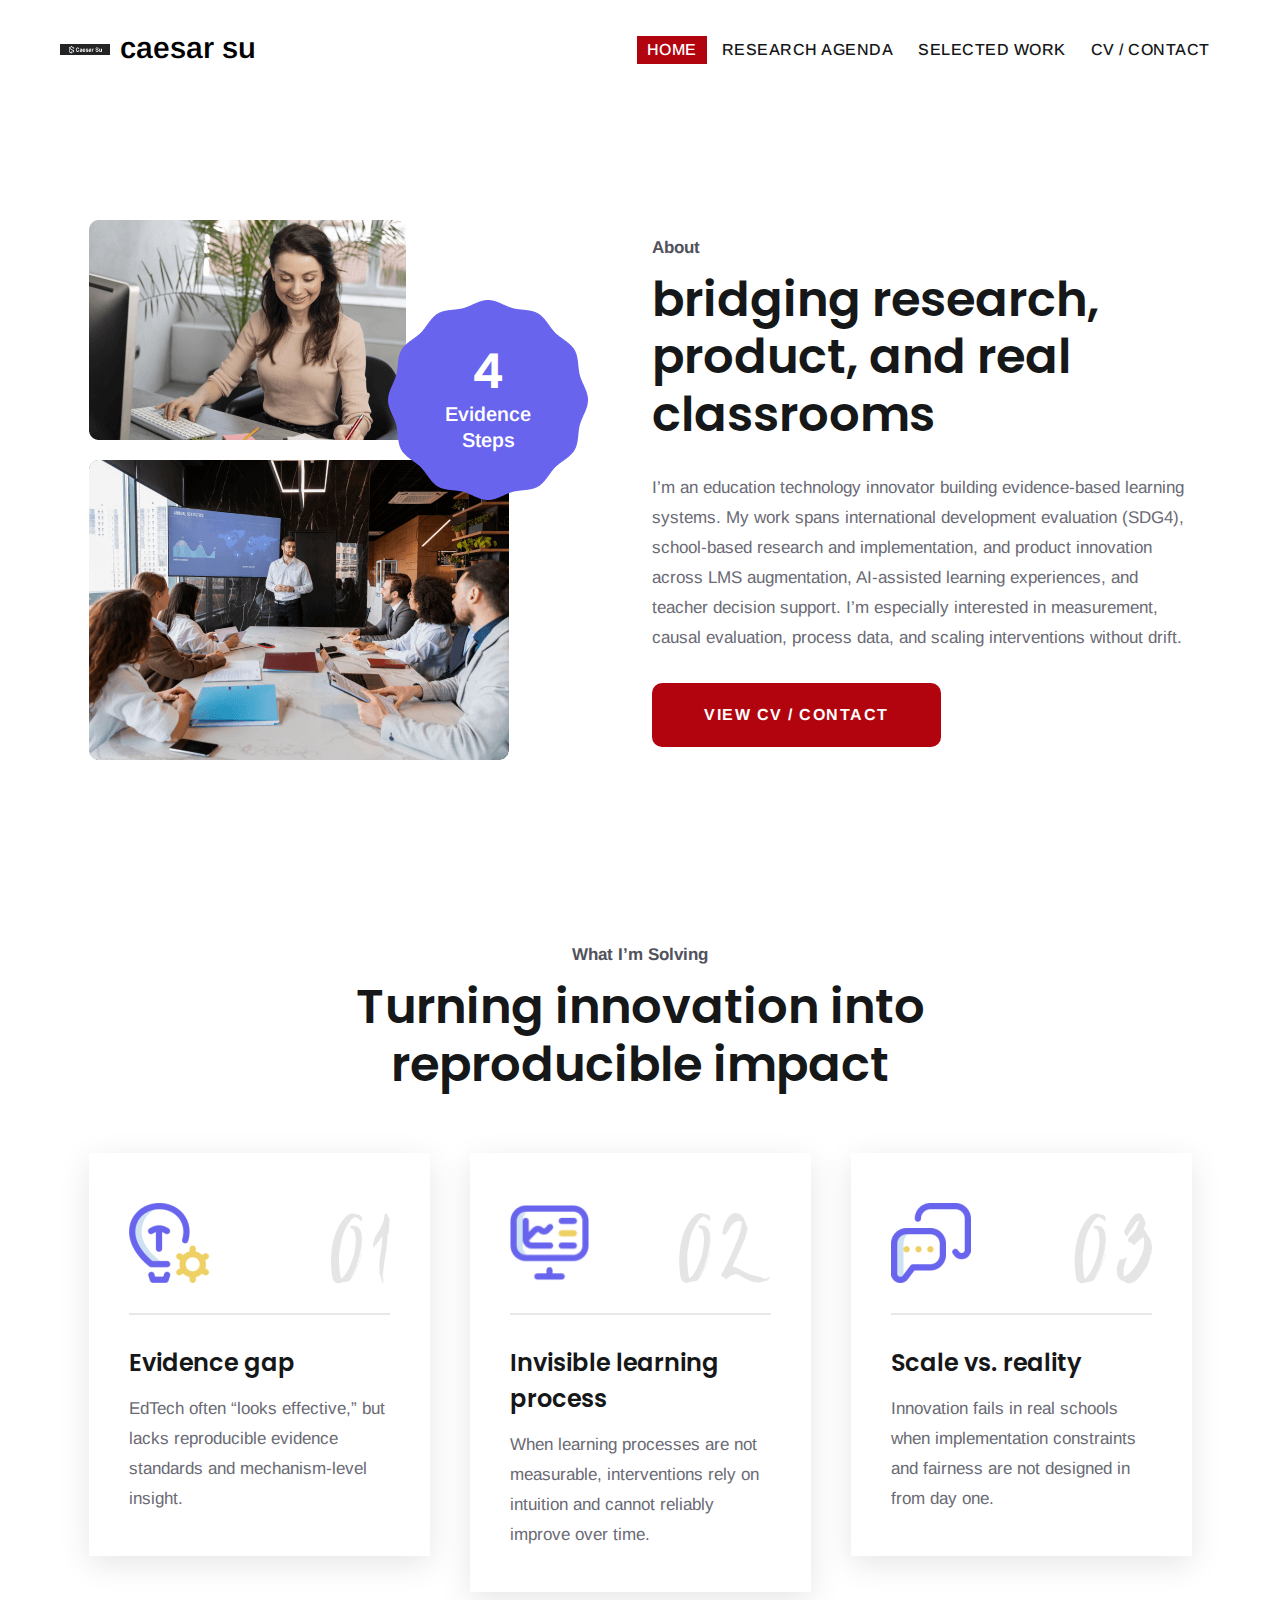
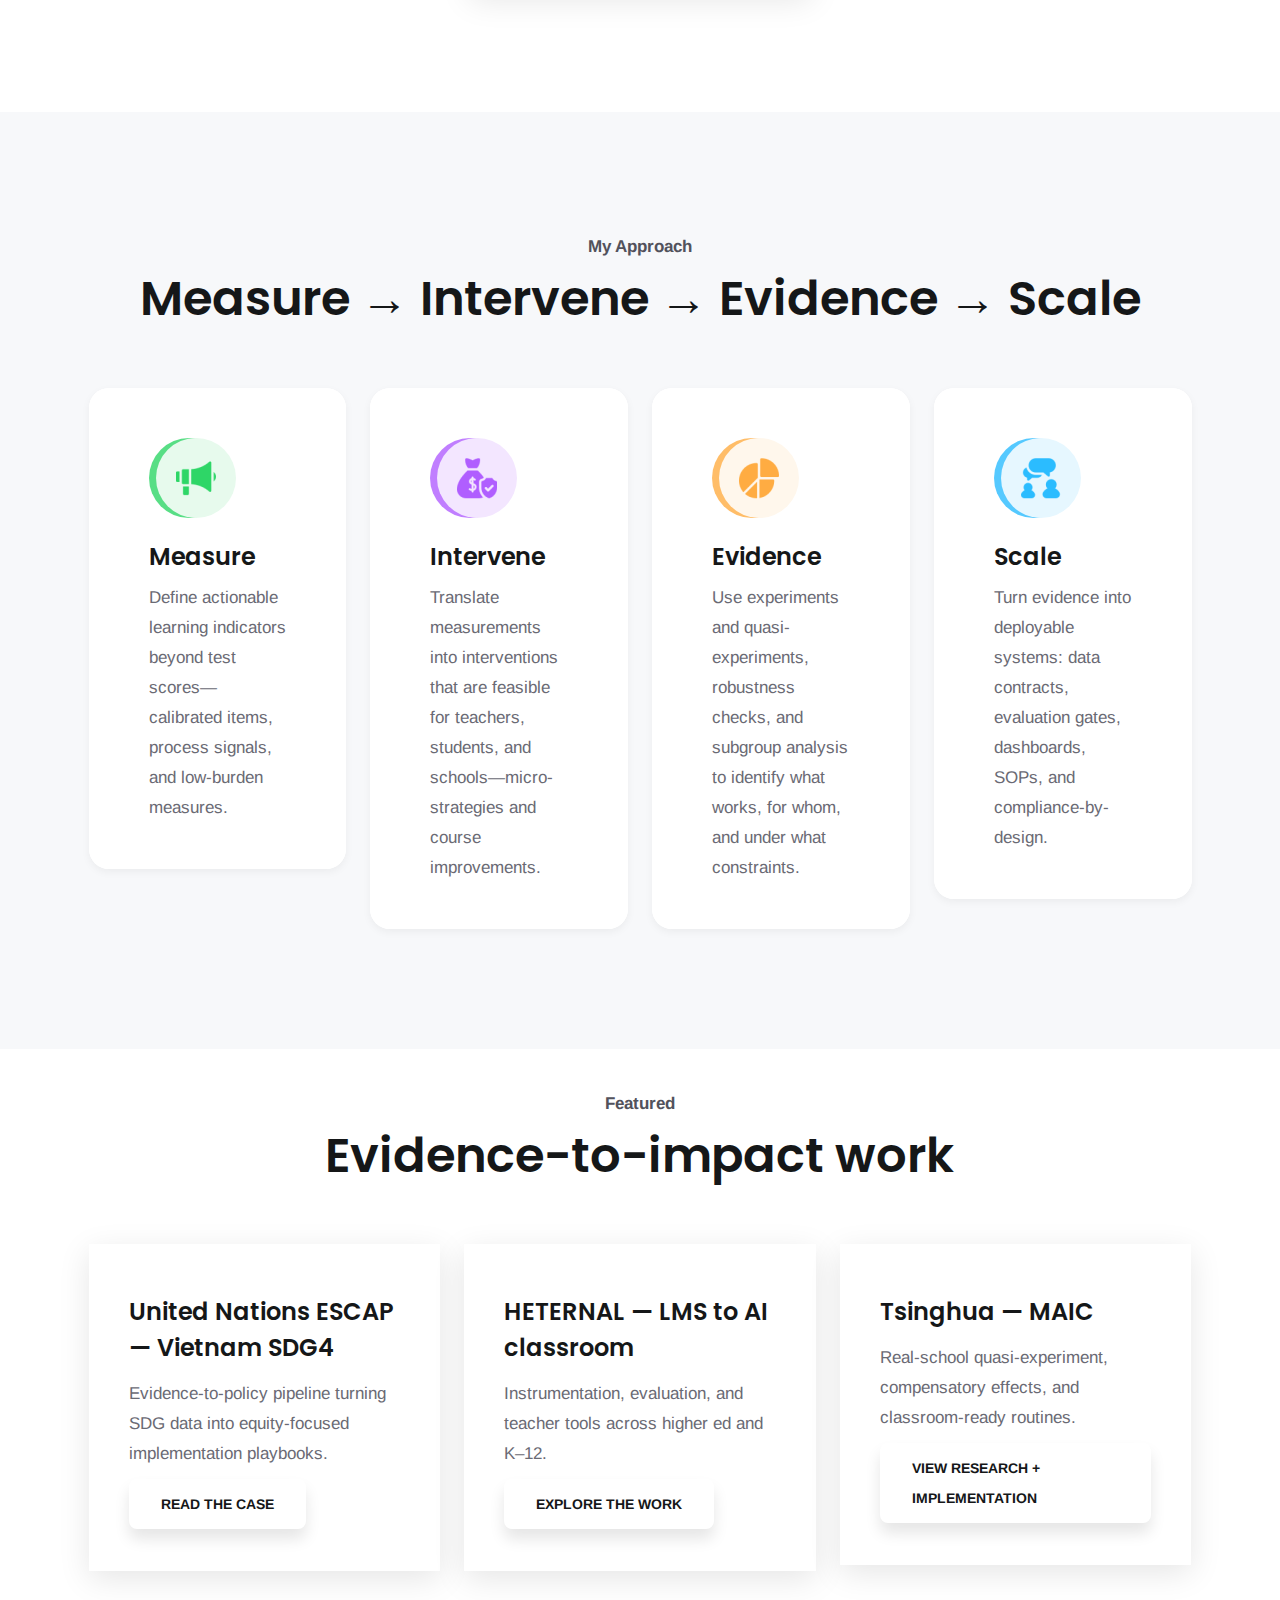
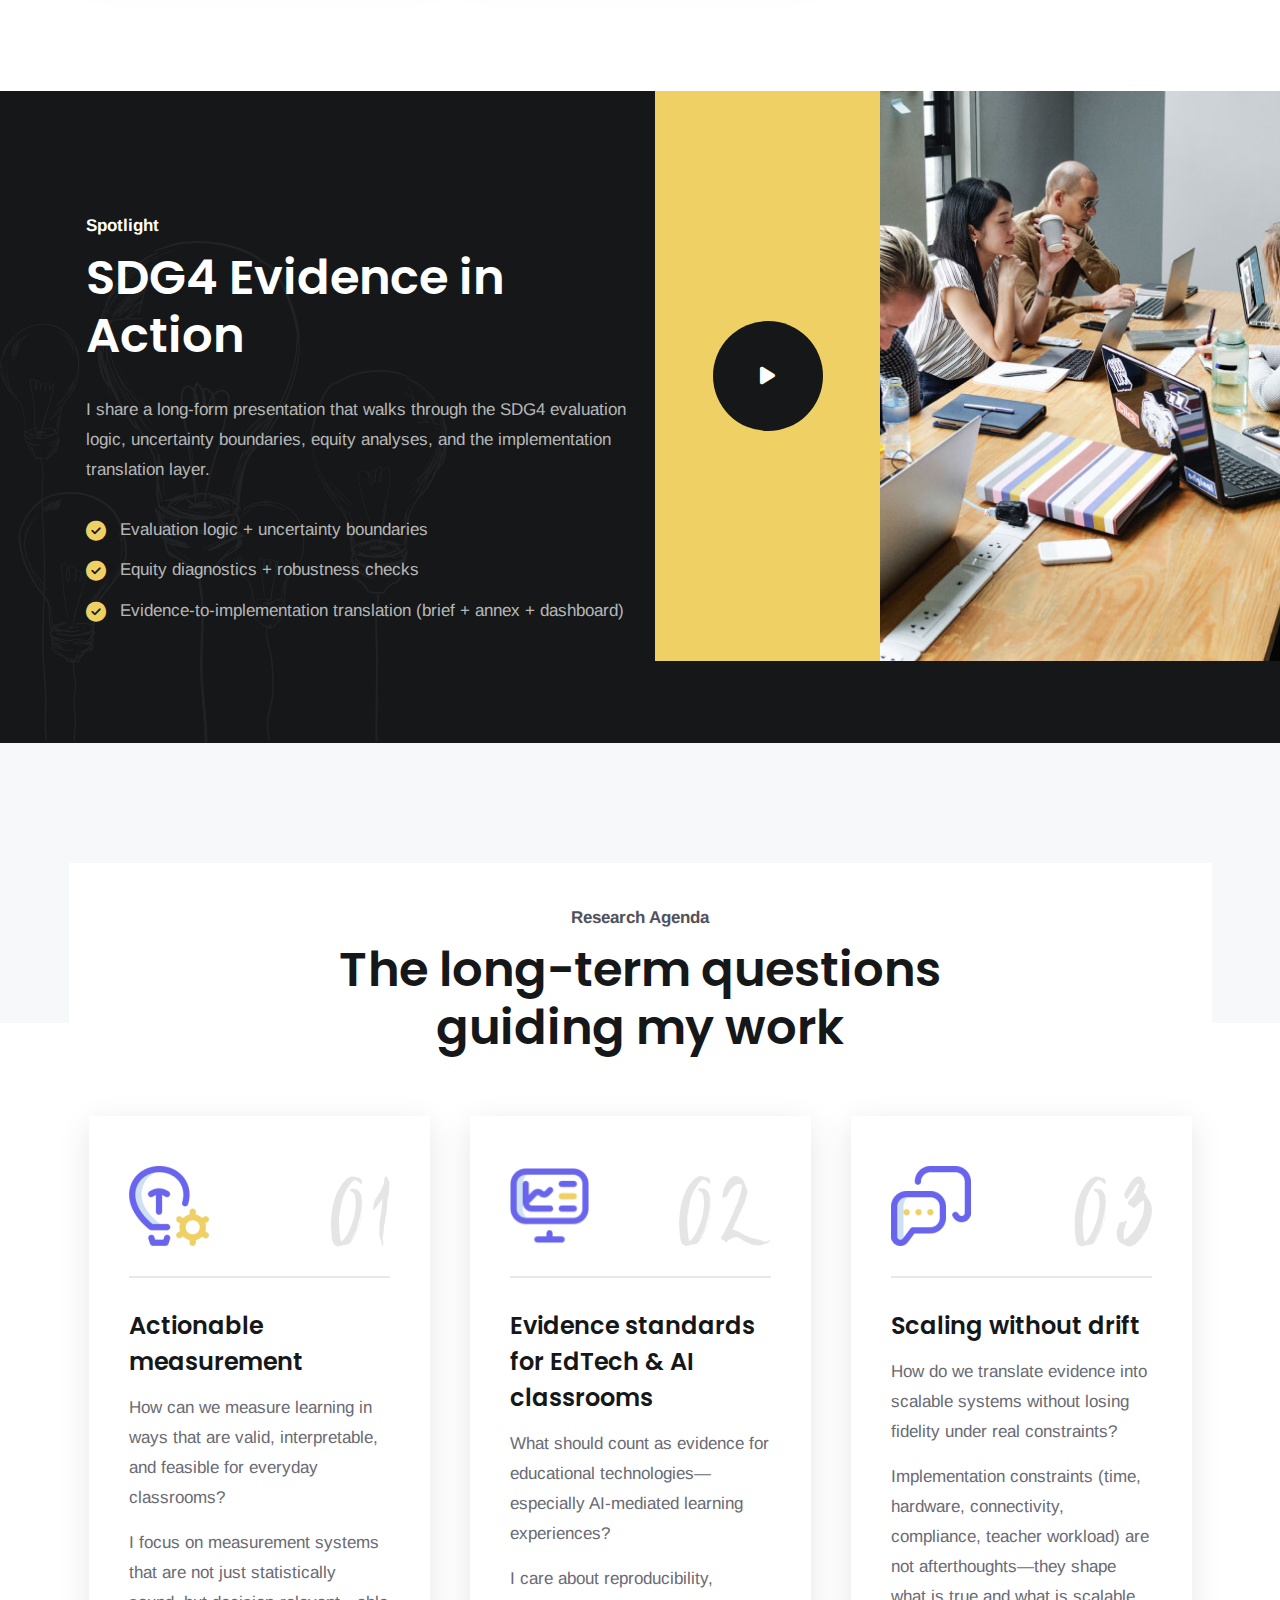
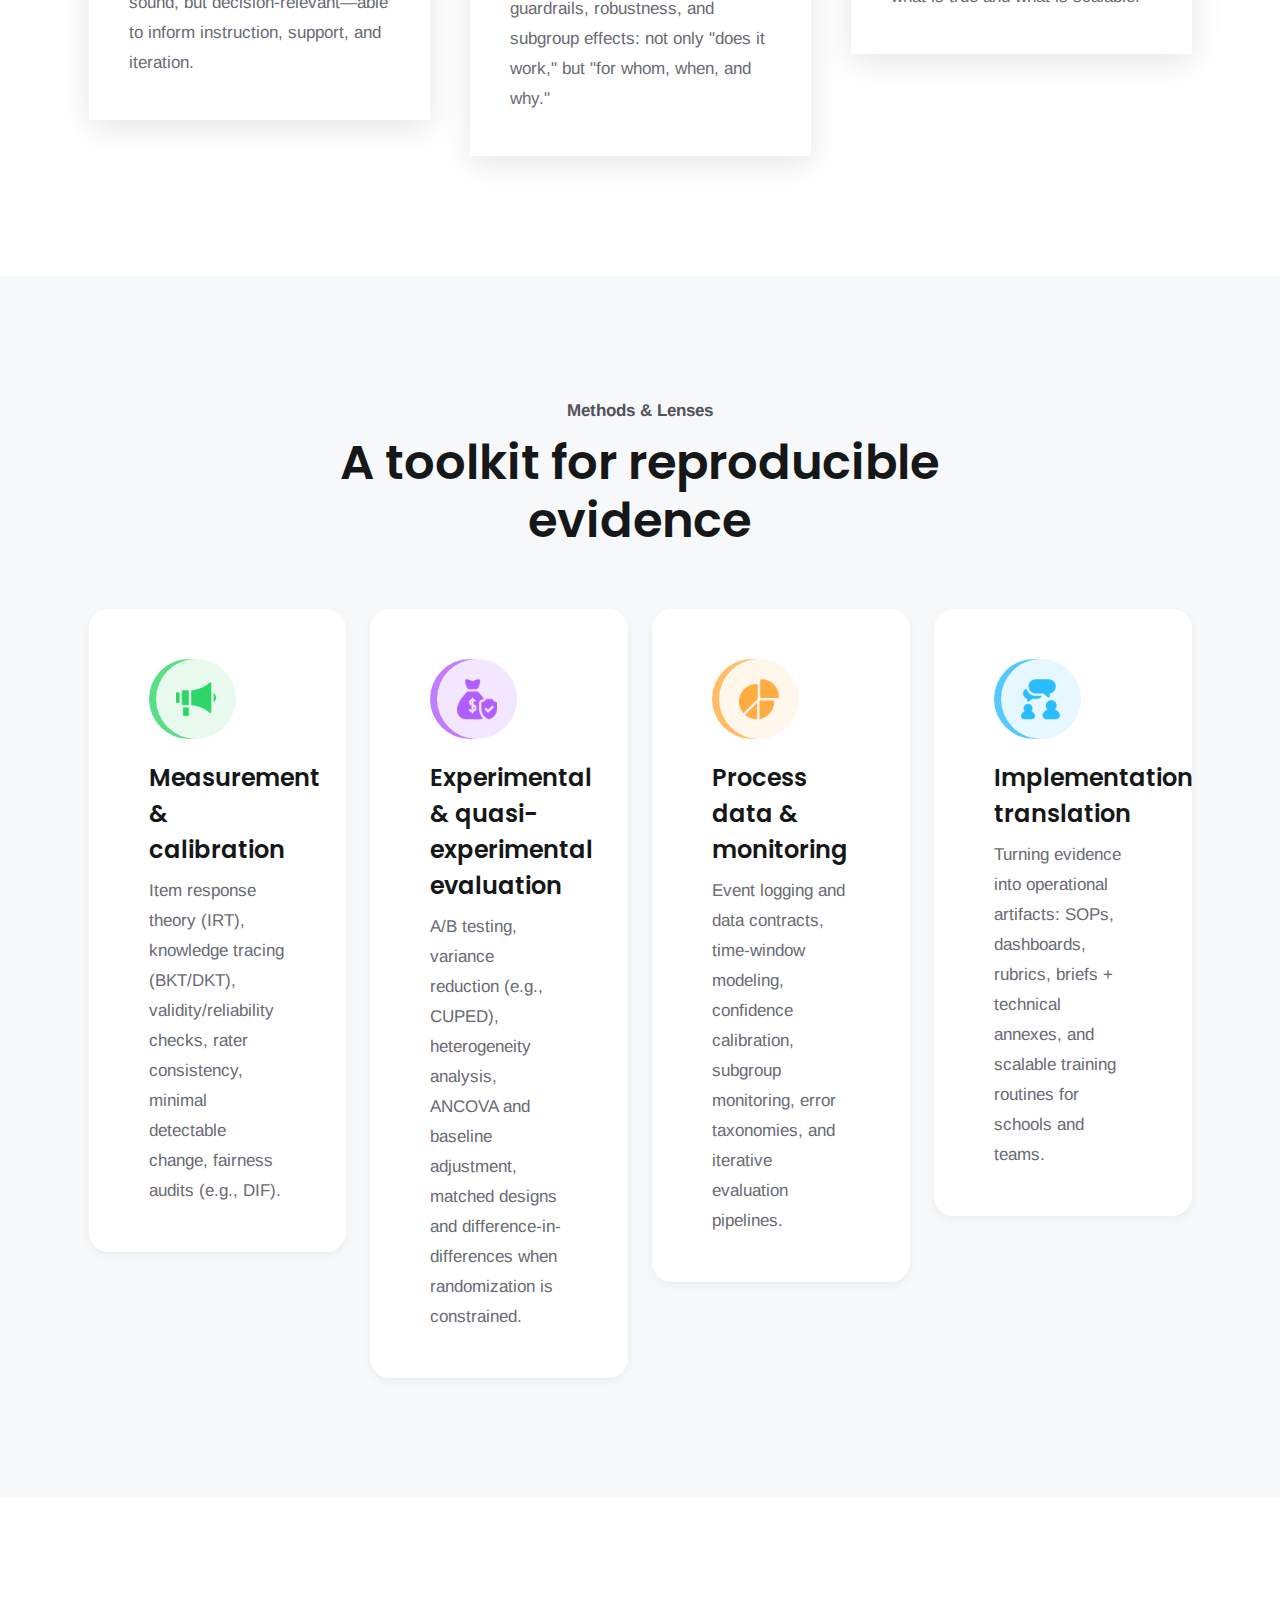
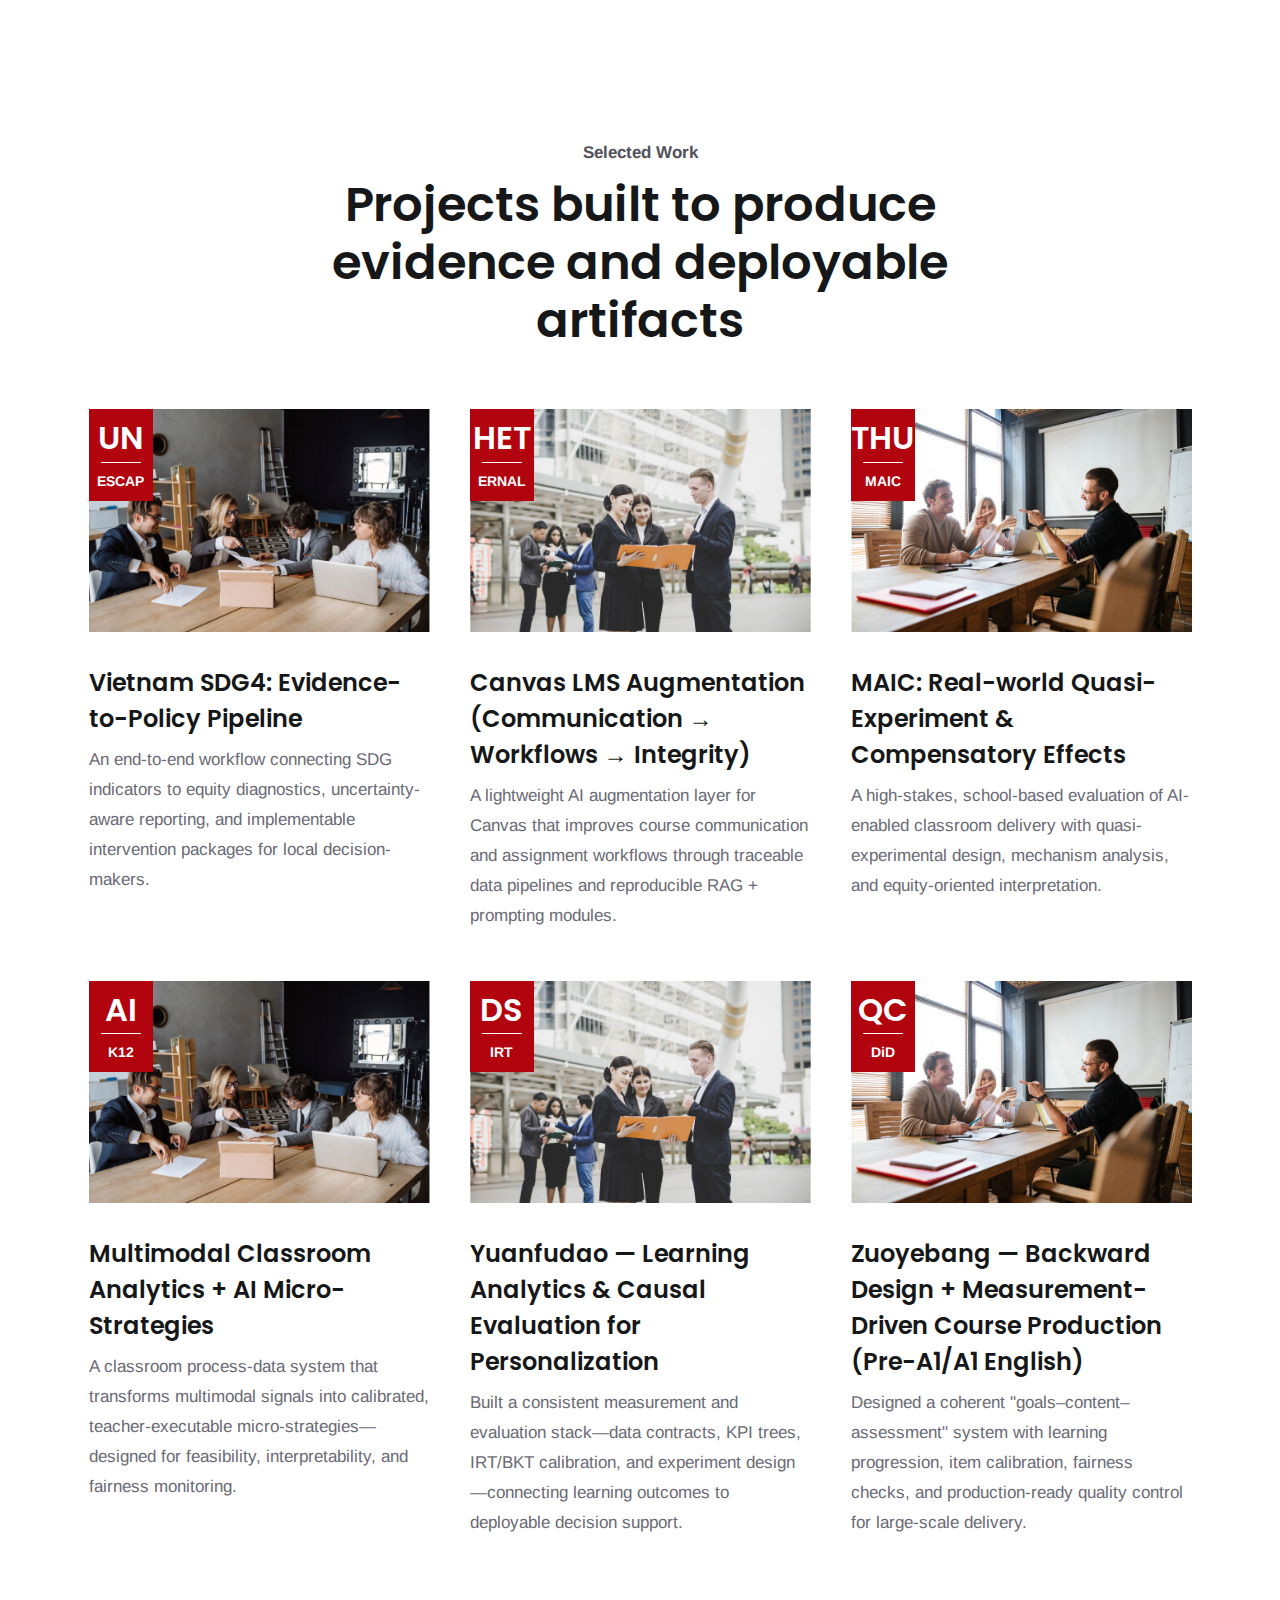
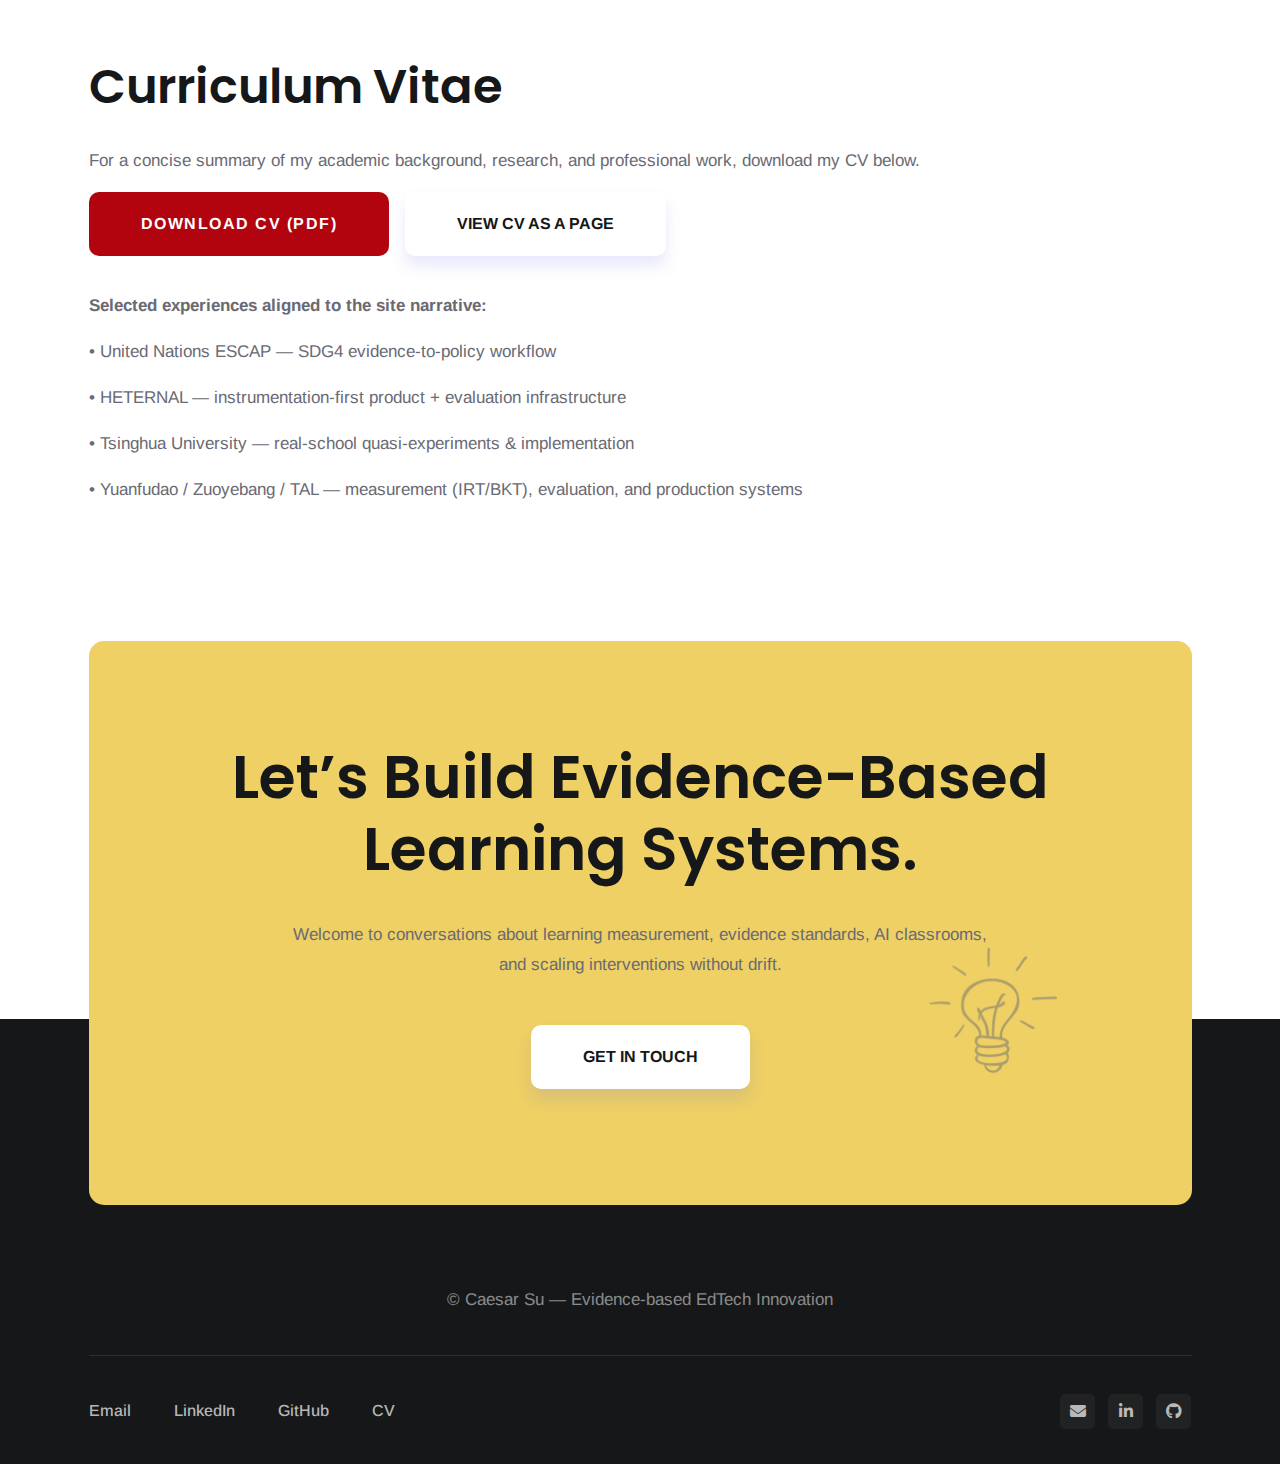
<file: index.html>
<!doctype html>
<html class="no-js" lang="en">

<head>
    <!-- Required Meta Tags Start -->
    <meta charset="utf-8">
    <meta http-equiv="x-ua-compatible" content="ie=edge">
    <title>Caesar Su | Evidence-based EdTech Innovator</title>
    <meta name="description"
        content="I build evidence-based learning systems—connecting educational measurement, learning analytics, and scalable EdTech. Work spans UN SDG4 evaluation, school-based quasi-experiments, and product innovation from LMS to AI classrooms.">
    <meta name="keywords"
        content="Educational Measurement, Learning Analytics, Evidence-based EdTech, Causal Evaluation, Learning Systems, Quasi-experiments">
    <meta name="author" content="Caesar Su">
    <meta name="viewport" content="width=device-width, initial-scale=1, shrink-to-fit=no">
    <link rel="icon" type="image/x-icon" href="favicon.ico">
    <!-- Required Meta Tags End -->

    <!-- Favicon Tags Start -->


    <meta name="msapplication-TileColor" content="#2b5797">
    <meta name="theme-color" content="#ffffff">
    <!-- Favicon Tags End -->

    <!-- CSS here -->
    <link rel="stylesheet" href="static/css/bootstrap.css">
    <link rel="stylesheet" href="static/css/main.css">
    <style>
        /* Offset for fixed header */
        section[id] {
            scroll-margin-top: 100px;
        }
        
        /* Work Modal Styles */
        .work-modal {
            display: none;
            position: fixed;
            top: 0;
            left: 0;
            width: 100%;
            height: 100%;
            background-color: rgba(0, 0, 0, 0.9);
            z-index: 9999;
            opacity: 0;
            transition: opacity 0.3s ease;
            flex-direction: column;
        }
        
        .work-modal.active {
            display: flex;
            opacity: 1;
        }
        
        .work-modal__header {
            position: fixed;
            top: 0;
            left: 0;
            width: 100%;
            background-color: #fff;
            padding: 20px 40px;
            display: flex;
            align-items: center;
            justify-content: space-between;
            box-shadow: 0 2px 10px rgba(0, 0, 0, 0.1);
            z-index: 10001;
            min-height: 80px;
        }
        
        .work-modal__header-content {
            flex: 1;
            padding-right: 60px;
            display: flex;
            flex-direction: column;
            align-items: center;
            text-align: center;
        }
        
        .work-modal__icon {
            width: 40px;
            height: 40px;
            margin-bottom: 12px;
            display: flex;
            align-items: center;
            justify-content: center;
        }
        
        .work-modal__icon svg {
            width: 100%;
            height: 100%;
        }
        
        .work-modal__header h2 {
            margin: 0;
            font-size: 28px;
            font-weight: 600;
            color: #333;
            line-height: 1.4;
            position: relative;
            padding-bottom: 8px;
        }
        
        .work-modal__header h2::after {
            content: '';
            position: absolute;
            bottom: 0;
            left: 50%;
            transform: translateX(-50%);
            width: 60px;
            height: 2px;
            /* background-color: #4CAF50; */
        }
        
        .work-modal__close {
            position: absolute;
            top: 50%;
            right: 20px;
            transform: translateY(-50%);
            width: 40px;
            height: 40px;
            background-color: transparent;
            border: 2px solid #333;
            border-radius: 50%;
            cursor: pointer;
            display: flex;
            align-items: center;
            justify-content: center;
            font-size: 20px;
            color: #333;
            transition: all 0.3s ease;
            flex-shrink: 0;
        }
        
        .work-modal__close:hover {
            background-color: #333;
            color: #fff;
            transform: translateY(-50%) rotate(90deg);
        }
        
        .work-modal__close::before,
        .work-modal__close::after {
            content: '';
            position: absolute;
            width: 2px;
            height: 18px;
            background-color: currentColor;
        }
        
        .work-modal__close::before {
            transform: rotate(45deg);
        }
        
        .work-modal__close::after {
            transform: rotate(-45deg);
        }
        
        .work-modal__container {
            margin-top: 80px;
            width: 100%;
            height: calc(100% - 80px);
            overflow-y: auto;
            padding: 40px 20px;
            display: flex;
            justify-content: center;
            background-color: #f1f1f1;
        }
        
        .work-modal__content {
            position: relative;
            width: 100%;
            max-width: 1200px;
            background-color: #fff;
            padding: 40px;
            border-radius: 8px;
            margin-top: 30px;
        }
        
        .work-modal__content .title {
            display: none; /* Hide original title since it's in header */
        }
        
        .work-modal-trigger {
            transition: color 0.3s ease;
        }
        
        .work-modal-trigger:hover {
            color: #007bff;
        }
        
        @media (max-width: 768px) {
            .work-modal__header {
                padding: 15px 50px 15px 20px;
                min-height: 70px;
            }
            
            .work-modal__header h2 {
                font-size: 20px;
            }
            
            .work-modal__header-content {
                padding-right: 50px;
            }
            
            .work-modal__icon {
                width: 32px;
                height: 32px;
                margin-bottom: 8px;
            }
            
            .work-modal__close {
                right: 15px;
                width: 35px;
                height: 35px;
            }
            
            .work-modal__close::before,
            .work-modal__close::after {
                height: 16px;
            }
            
            .work-modal__container {
                margin-top: 70px;
                height: calc(100% - 70px);
                padding: 20px 15px;
            }
            
            .work-modal__content {
                padding: 30px 20px;
            }
        }
    </style>
</head>

<body>
    <!--[if lte IE 9]>
    <p class="browserupgrade">You are using an <strong>outdated</strong> browser. Please <a href="">upgrade your browser</a> to improve your experience and security.</p>
  <![endif]-->

    <!-- Add your site or application content here -->

    <!-- |==========================================| -->
    <!-- |=====|| Preloader Start ||===============| -->
    <!-- <div class="preloader">
        <div class="preloader__content">
            <div class="preloader__wrapper">
                <div class="preloader__spinner"></div>
                <div class="preloader__txt">
                    <span data-text-preloader="C" class="letters-loading">C</span>
                    <span data-text-preloader="a" class="letters-loading">a</span>
                    <span data-text-preloader="e" class="letters-loading">e</span>
                    <span data-text-preloader="s" class="letters-loading">s</span>
                    <span data-text-preloader="a" class="letters-loading">a</span>
                    <span data-text-preloader="r" class="letters-loading">r</span>
                </div>
            </div>
        </div>
    </div> -->
    <!-- |=====|| Preloader End ||=================| -->
    <!-- |==========================================| -->


    <!-- |==========================================| -->
    <!-- |=====|| Header Start ||===============| -->
    <header class="header home1">
        <!-- Header Menu Start -->
        <div class="header__menu">
            <div class="header__menu-wrapper">
                <div class="container_xl_fluid">
                    <div class="header__menu-outer">
                        <div class="row">
                            <div class="col-xxl-3 col-lg-4">
                                <div class="header__logo">
                                    <a href="#home"><img src="static/picture/logo.png" style="width: 50px;" alt="Caesar Su">
                                        <span>Caesar Su</span></a>
                                </div>
                            </div>
                            <div class="col-xxl-9 col-lg-8">
                                <div class="main-menu text-xxl-center text-end">
                                    <nav id="mobile-menu">
                                        <ul>
                                            <li class="active"><a href="#home">Home</a></li>
                                            <li><a href="#research">Research Agenda</a></li>
                                            <li><a href="#work">Selected Work</a></li>
                                            <li><a href="#cv">CV / Contact</a></li>
                                        </ul>
                                    </nav>
                                </div>
                                <div class="mobile-menu"></div>
                            </div>
                        </div>
                    </div>
                </div>
            </div>
        </div>
        <!-- Header Menu End -->
    </header>
    <!-- |=====|| Header End ||=================| -->
    <!-- |==========================================| -->


    <main>
        <!-- |==========================================| -->
        <!-- |=====|| Slider Start ||===============| -->
        <section id="home" class="slider1">
            <div class="slider1__wrapper">
                <div class="slider1__active owl-carousel owl-theme">
                    <div
                        class="slider1__item slider1__height slider1__img-01 d-flex align-items-center justify-content-center">
                        <div class="container_m container_l">
                            <div class="row">
                                <div class="col-xl-8 col-md-10">
                                    <div class="slider1__content">
                                        <div class="mb-20 fix">
                                            <div data-animation="fadeInUp" data-delay=".2s" data-duration=".4s"
                                                class="animated fadeInUp">
                                                <h1>Building evidence-based learning systems—from measurement to scalable EdTech.</h1>
                                            </div>
                                        </div>
                                        <div class="mb-25 fix">
                                            <div data-animation="fadeInUp" data-delay=".5s" data-duration=".4s"
                                                class="animated fadeInUp">
                                                <p>I work at the intersection of educational measurement, learning analytics, and product innovation. My focus is translating rigorous evaluation into tools and systems that improve learning in real classrooms—at scale.</p>
                                            </div>
                                        </div>
                                        <div class="mb-30 fix">
                                            <div data-animation="fadeInUp" data-delay=".6s" data-duration=".4s"
                                                class="animated fadeInUp">
                                                <div class="hero-tags">
                                                    <span class="badge rounded-pill bg-light text-dark me-2 mb-2">Educational Measurement</span>
                                                    <span class="badge rounded-pill bg-light text-dark me-2 mb-2">Learning Analytics</span>
                                                    <span class="badge rounded-pill bg-light text-dark me-2 mb-2">Evidence-based EdTech</span>
                                                    <span class="badge rounded-pill bg-light text-dark me-2 mb-2">Research–Practice Translation</span>
                                                    <span class="badge rounded-pill bg-light text-dark mb-2">Implementation at Scale</span>
                                                </div>
                                            </div>
                                        </div>
                                        <div class="pb-35 fix">
                                            <div data-animation="fadeInUp" data-delay=".7s" data-duration=".8s"
                                                class="animated fadeInUp">
                                                <div class="d-flex flex-wrap gap-3">
                                                    <div class="main_btn">
                                                        <a href="#work">View Selected Work</a>
                                                    </div>
                                                    <a href="#research" class="btn3">Research Agenda</a>
                                                </div>
                                            </div>
                                        </div>
                                    </div>
                                </div>
                            </div>
                        </div>
                    </div>
                    <div class="slider1__item slider1__height slider1__img-02 d-flex align-items-center justify-content-center">
	                        <div class="container_m container_l">
	                            <div class="row">
	                                <div class="col-xl-8 col-md-10">
	                                    <div class="slider1__content">
	                                        <div class="mb-20 fix">
	                                            <div data-animation="fadeInUp" data-delay=".2s" data-duration=".4s" class="animated fadeInUp">
	                                                <h1>I lead data-informed product bets—aligning research, go-to-market, and classroom validation.</h1>
	                                            </div>
	                                        </div>
	                                        <div class="mb-25 fix">
	                                            <div data-animation="fadeInUp" data-delay=".5s" data-duration=".4s" class="animated fadeInUp">
	                                                <p>From venture scoping to controlled pilots, I turn evidence into decisions that de-risk builds and prove value with educators and learners.</p>
	                                            </div>
	                                        </div>
	                                        <div class="mb-30 fix">
	                                            <div data-animation="fadeInUp" data-delay=".6s" data-duration=".4s" class="animated fadeInUp">
	                                                <div class="hero-tags">
	                                                    <span class="badge rounded-pill bg-light text-dark me-2 mb-2">Go-to-Market Strategy</span>
	                                                    <span class="badge rounded-pill bg-light text-dark me-2 mb-2">Pilot Design</span>
	                                                    <span class="badge rounded-pill bg-light text-dark mb-2">Impact Measurement</span>
	                                                </div>
	                                            </div>
	                                        </div>
	                                        <div class="pb-35 fix">
	                                            <div data-animation="fadeInUp" data-delay=".7s" data-duration=".8s" class="animated fadeInUp">
	                                                <div class="d-flex flex-wrap gap-3">
	                                                    <div class="main_btn">
	                                                        <a href="#work">See Pilot Results</a>
	                                                    </div>
	                                                    <a href="#cv" class="btn3">View CV</a>
	                                                </div>
	                                            </div>
	                                        </div>
	                                    </div>
	                                </div>
	                            </div>
	                        </div>
	                    </div>
                </div>
            </div>
        </section>
        <!-- |=====|| Slider End ||=================| -->
        <!-- |==========================================| -->

        <!-- |==========================================| -->
        <!-- |=====|| About Start ||===============| -->
        <section class="about1 mt-120">
            <div class="content_box_pob_120">
                <div class="container_m container_l">
                    <div class="row">
                        <div class="col-xl-6 order-2 order-xl-0">
                            <div class="about1__imgBox1">
                                <div class="about1__thumb1">
                                    <img src="static/picture/about-01.png" alt="About">
                                </div>
                                <div class="about1__thumb2">
                                    <img src="static/picture/about-02.png" alt="About">
                                </div>
                                <div class="about1__thumb5">
                                    <img src="static/picture/png-img-02.png" alt="About">
                                </div>
                            </div>
                            <div class="about1__imgBox2">
                                <div class="about1__thumb3">
                                    <img src="static/picture/about-03.png" alt="About">
                                </div>
                                <div class="about1__thumb4">
                                    <img src="static/picture/about-04.png" alt="About">
                                </div>
                                <div class="about1__thumb6">
                                    <img src="static/picture/png-img-03.png" alt="About">
                                    <div class="about1__thumb6__content">
                                        <h6>4</h6>
                                        <p>Evidence <br> Steps</p>
                                    </div>
                                </div>
                            </div>
                        </div>
                        <div class="col-xl-6 d-flex align-items-center">
                            <div class="about1__right">
                                <div class="title mb-30">
                                    <h5>About</h5>
                                    <h2>bridging research, product, and real classrooms</h2>
                                </div>
                                <div class="about1__content">
                                    <p>I’m an education technology innovator building evidence-based learning systems.
                                        My work spans international development evaluation (SDG4), school-based research
                                        and implementation, and product innovation across LMS augmentation, AI-assisted
                                        learning experiences, and teacher decision support. I’m especially interested in
                                        measurement, causal evaluation, process data, and scaling interventions without
                                        drift.</p>
                                    
                                </div>
                                <div class="main_btn">
                                    <a href="#cv">View CV / Contact</a>
                                </div>
                            </div>
                        </div>
                    </div>
                  
                </div>
            </div>
        </section> 
        <!-- |=====|| About End ||=================| -->
        <!-- |==========================================| -->


        <!-- |==========================================| -->
        <!-- |=====|| Feature Start ||===============| -->
        <section class="feature1">
            <div class="content_box_pob_120_90">
                <div class="container_m_40 container_l">
                    <div class="row">
                        <div class="col-lg-8 offset-lg-2 col_padding">
                            <div class="title text-center mb-60">
                                <h5>What I’m solving</h5>
                                <h2>Turning innovation into reproducible impact</h2>
                            </div>
                        </div>
                    </div>
                    <div class="row">
                        <div class="col-xl-4 col-md-6 col_padding">
                            <div class="feature1__item mb-30">
                                <div class="feature1__thumbBox d-flex justify-content-between">
                                    <div class="feature1__thumb1">
                                        <img src="static/picture/png-icon-01.png" alt="PNG">
                                    </div>
                                    <div class="feature1__thumb2">
                                        <img src="static/picture/png-icon-02.png" alt="PNG">
                                    </div>
                                </div>
                                <div class="feature1__content">
                                    <h4><a href="#research">Evidence gap</a></h4>
                                    <p>EdTech often “looks effective,” but lacks reproducible evidence standards and
                                        mechanism-level insight.</p>
                                </div>
                            </div>
                        </div>
                        <div class="col-xl-4 col-md-6 col_padding">
                            <div class="feature1__item mb-30">
                                <div class="feature1__thumbBox d-flex justify-content-between">
                                    <div class="feature1__thumb1">
                                        <img src="static/picture/png-icon-03.png" alt="PNG">
                                    </div>
                                    <div class="feature1__thumb2">
                                        <img src="static/picture/png-icon-04.png" alt="PNG">
                                    </div>
                                </div>
                                <div class="feature1__content">
                                    <h4><a href="#research">Invisible learning process</a></h4>
                                    <p>When learning processes are not measurable, interventions rely on intuition and
                                        cannot reliably improve over time.</p>
                                </div>
                            </div>
                        </div>
                        <div class="col-xl-4 col-md-6 col_padding">
                            <div class="feature1__item mb-30">
                                <div class="feature1__thumbBox d-flex justify-content-between">
                                    <div class="feature1__thumb1">
                                        <img src="static/picture/png-icon-05.png" alt="PNG">
                                    </div>
                                    <div class="feature1__thumb2">
                                        <img src="static/picture/png-icon-06.png" alt="PNG">
                                    </div>
                                </div>
                                <div class="feature1__content">
                                    <h4><a href="#research">Scale vs. reality</a></h4>
                                    <p>Innovation fails in real schools when implementation constraints and fairness are
                                        not designed in from day one.</p>
                                </div>
                            </div>
                        </div>
                    </div>
                </div>
            </div>
        </section>
        <!-- |=====|| Feature End ||=================| -->
        <!-- |==========================================| -->


        <!-- |==========================================| -->
        
        <!-- |==========================================| -->


        <!-- |==========================================| -->
        <!-- |=====|| Service Start ||===============| -->
        <section class="service1">
            <div class="service1__padding">
                <div class="container_m container_l">
                    <div class="row">
                        <div class="col-lg-12">
                            <div class="title text-center mb-60">
                                <h5>My approach</h5>
                                <h2>Measure → Intervene → Evidence → Scale</h2>
                            </div>
                        </div>
                    </div>
                    <div class="row service1_row">
                        <div class="col-xl-3 col-lg-4 col-md-6">
                            <div class="service1__item">
                                <div class="service1__item__thumb">
                                    <img src="static/picture/png-img-06.png" alt="PNG">
                                </div>
                                <h4><a href="#research">Measure</a></h4>
                                <p>Define actionable learning indicators beyond test scores—calibrated items, process
                                    signals, and low-burden measures.</p>
                            </div>
                        </div>
                        <div class="col-xl-3 col-lg-4 col-md-6">
                            <div class="service1__item">
                                <div class="service1__item__thumb">
                                    <img src="static/picture/png-img-07.png" alt="PNG">
                                </div>
                                <h4><a href="#research">Intervene</a></h4>
                                <p>Translate measurements into interventions that are feasible for teachers, students,
                                    and schools—micro-strategies and course improvements.</p>
                            </div>
                        </div>
                        <div class="col-xl-3 col-lg-4 col-md-6">
                            <div class="service1__item">
                                <div class="service1__item__thumb">
                                    <img src="static/picture/png-img-08.png" alt="PNG">
                                </div>
                                <h4><a href="#work">Evidence</a></h4>
                                <p>Use experiments and quasi-experiments, robustness checks, and subgroup analysis to
                                    identify what works, for whom, and under what constraints.</p>
                            </div>
                        </div>
                        <div class="col-xl-3 col-lg-4 col-md-6">
                            <div class="service1__item">
                                <div class="service1__item__thumb">
                                    <img src="static/picture/png-img-09.png" alt="PNG">
                                </div>
                                <h4><a href="#research">Scale</a></h4>
                                <p>Turn evidence into deployable systems: data contracts, evaluation gates, dashboards,
                                    SOPs, and compliance-by-design.</p>
                            </div>
                        </div>
                    </div>
                </div>
            </div>
        </section>
        <!-- |=====|| Service End ||=================| -->
        <!-- |==========================================| -->


        <!-- |==========================================| -->


        <!-- |=====|| Featured Start ||===============| -->
        <section class="feature2 mt-40">
            <div class="content_box_pob_120_90">
                <div class="container_m container_l">
                    <div class="row">
                        <div class="col-lg-8 offset-lg-2">
                            <div class="title text-center mb-60">
                                <h5>Featured</h5>
                                <h2>Evidence-to-impact work</h2>
                            </div>
                        </div>
                    </div>
                    <div class="row">
                        <div class="col-md-4 col_padding">
                            <div class="feature1__item mb-30">
                                <div class="feature1__content">
                                    <h4><a href="#work">United Nations ESCAP — Vietnam SDG4</a></h4>
                                    <p>Evidence-to-policy pipeline turning SDG data into equity-focused implementation playbooks.</p>
                                    <a class="btn3" href="#work">Read the case</a>
                                </div>
                            </div>
                        </div>
                        <div class="col-md-4 col_padding">
                            <div class="feature1__item mb-30">
                                <div class="feature1__content">
                                    <h4><a href="#work">HETERNAL — LMS to AI classroom</a></h4>
                                    <p>Instrumentation, evaluation, and teacher tools across higher ed and K–12.</p>
                                    <a class="btn3" href="#work">Explore the work</a>
                                </div>
                            </div>
                        </div>
                        <div class="col-md-4 col_padding">
                            <div class="feature1__item mb-30">
                                <div class="feature1__content">
                                    <h4><a href="#work">Tsinghua — MAIC</a></h4>
                                    <p>Real-school quasi-experiment, compensatory effects, and classroom-ready routines.</p>
                                    <a class="btn3" href="#work">View research + implementation</a>
                                </div>
                            </div>
                        </div>
                    </div>
                </div>
            </div>
        </section>

        <!-- |=====|| Testimonial Start ||===============| -->
        <section class="testimonial1 d-none">
            <div class="content_box_120">
                <div class="container_m_30 container_l">
                    <div class="row">
                        <div class="col-xl-7 col_padding">
                            <div class="testimonial1__title">
                                <div class="title">
                                    <h5>Testimonials</h5>
                                    <h2>Our happy customers <br class="d-none d-xl-inline-block"> <span>stories</span>
                                    </h2>
                                </div>
                            </div>
                        </div>
                        <div class="col-xl-5 col_padding d-flex align-items-center">
                            <div class="testimonial1__title">
                                <p>Lorem ipsum dolor sit amet consectetur. Bibendum quis leo sit tellus cras libero
                                    ornare quis eget. Et eget amet id suscipit. Enim ut tristique aenean convallis
                                    quisque pellentesque fringilla quam penatibus.</p>
                            </div>
                        </div>
                    </div>
                </div>
                <div class="container_m_50 container_l">
                    <div class="row">
                        <div class="col-lg-12 col_padding">
                            <div class="testimonial1__Carousel owl-carousel owl-theme slider-section-dots">
                                <div class="testimonial1__item text-center">
                                    <div class="testimonial1__thumb">
                                        <div class="testimonial1__thumb--img">
                                            <img src="static/picture/testimonial-01.jpg" alt="Testimonial">
                                        </div>
                                        <div class="testimonial1__thumb--icon">
                                            <i class="fa-solid fa-quote-right"></i>
                                        </div>
                                    </div>
                                    <div class="testimonial1__content">
                                        <div class="testimonial1__content--rating">
                                            <i class="fa-solid fa-star"></i>
                                            <i class="fa-solid fa-star"></i>
                                            <i class="fa-solid fa-star"></i>
                                            <i class="fa-solid fa-star"></i>
                                            <i class="fa-solid fa-star"></i>
                                        </div>
                                        <p>Lorem ipsum dolor sit amet consectetur. Eu quam et faucibus porta. Netus
                                            rhoncus
                                            fusce fames tortor eu morbi eget velit elementum. Vestibulum vulputate vel
                                            condimentum vitae velit. Blandit commodo nulla eu mi vel vitae ellus dolor.
                                        </p>
                                        <div class="testimonial1__content--data">
                                            <h5>Opal J. Auxier</h5>
                                            <h6>UI Designer</h6>
                                        </div>
                                    </div>
                                </div>
                                <div class="testimonial1__item text-center">
                                    <div class="testimonial1__thumb">
                                        <div class="testimonial1__thumb--img">
                                            <img src="static/picture/testimonial-02.jpg" alt="Testimonial">
                                        </div>
                                        <div class="testimonial1__thumb--icon">
                                            <i class="fa-solid fa-quote-right"></i>
                                        </div>
                                    </div>
                                    <div class="testimonial1__content">
                                        <div class="testimonial1__content--rating">
                                            <i class="fa-solid fa-star"></i>
                                            <i class="fa-solid fa-star"></i>
                                            <i class="fa-solid fa-star"></i>
                                            <i class="fa-solid fa-star"></i>
                                            <i class="fa-solid fa-star"></i>
                                        </div>
                                        <p>Lorem ipsum dolor sit amet consectetur. Eu quam et faucibus porta. Netus
                                            rhoncus
                                            fusce fames tortor eu morbi eget velit elementum. Vestibulum vulputate vel
                                            condimentum vitae velit. Blandit commodo nulla eu mi vel vitae ellus dolor.
                                        </p>
                                        <div class="testimonial1__content--data">
                                            <h5>Nilda C. Summerlin</h5>
                                            <h6>Fashion designer</h6>
                                        </div>
                                    </div>
                                </div>
                                <div class="testimonial1__item text-center">
                                    <div class="testimonial1__thumb">
                                        <div class="testimonial1__thumb--img">
                                            <img src="static/picture/testimonial-03.jpg" alt="Testimonial">
                                        </div>
                                        <div class="testimonial1__thumb--icon">
                                            <i class="fa-solid fa-quote-right"></i>
                                        </div>
                                    </div>
                                    <div class="testimonial1__content">
                                        <div class="testimonial1__content--rating">
                                            <i class="fa-solid fa-star"></i>
                                            <i class="fa-solid fa-star"></i>
                                            <i class="fa-solid fa-star"></i>
                                            <i class="fa-solid fa-star"></i>
                                            <i class="fa-solid fa-star"></i>
                                        </div>
                                        <p>Lorem ipsum dolor sit amet consectetur. Eu quam et faucibus porta. Netus
                                            rhoncus
                                            fusce fames tortor eu morbi eget velit elementum. Vestibulum vulputate vel
                                            condimentum vitae velit. Blandit commodo nulla eu mi vel vitae ellus dolor.
                                        </p>
                                        <div class="testimonial1__content--data">
                                            <h5>William M. Stilwell</h5>
                                            <h6>Web developer</h6>
                                        </div>
                                    </div>
                                </div>
                                <div class="testimonial1__item text-center">
                                    <div class="testimonial1__thumb">
                                        <div class="testimonial1__thumb--img">
                                            <img src="static/picture/testimonial-04.jpg" alt="Testimonial">
                                        </div>
                                        <div class="testimonial1__thumb--icon">
                                            <i class="fa-solid fa-quote-right"></i>
                                        </div>
                                    </div>
                                    <div class="testimonial1__content">
                                        <div class="testimonial1__content--rating">
                                            <i class="fa-solid fa-star"></i>
                                            <i class="fa-solid fa-star"></i>
                                            <i class="fa-solid fa-star"></i>
                                            <i class="fa-solid fa-star"></i>
                                            <i class="fa-solid fa-star"></i>
                                        </div>
                                        <p>Lorem ipsum dolor sit amet consectetur. Eu quam et faucibus porta. Netus
                                            rhoncus
                                            fusce fames tortor eu morbi eget velit elementum. Vestibulum vulputate vel
                                            condimentum vitae velit. Blandit commodo nulla eu mi vel vitae ellus dolor.
                                        </p>
                                        <div class="testimonial1__content--data">
                                            <h5>Hannah G. Smith</h5>
                                            <h6>Photographer</h6>
                                        </div>
                                    </div>
                                </div>
                                <div class="testimonial1__item text-center">
                                    <div class="testimonial1__thumb">
                                        <div class="testimonial1__thumb--img">
                                            <img src="static/picture/testimonial-05.jpg" alt="Testimonial">
                                        </div>
                                        <div class="testimonial1__thumb--icon">
                                            <i class="fa-solid fa-quote-right"></i>
                                        </div>
                                    </div>
                                    <div class="testimonial1__content">
                                        <div class="testimonial1__content--rating">
                                            <i class="fa-solid fa-star"></i>
                                            <i class="fa-solid fa-star"></i>
                                            <i class="fa-solid fa-star"></i>
                                            <i class="fa-solid fa-star"></i>
                                            <i class="fa-solid fa-star"></i>
                                        </div>
                                        <p>Lorem ipsum dolor sit amet consectetur. Eu quam et faucibus porta. Netus
                                            rhoncus
                                            fusce fames tortor eu morbi eget velit elementum. Vestibulum vulputate vel
                                            condimentum vitae velit. Blandit commodo nulla eu mi vel vitae ellus dolor.
                                        </p>
                                        <div class="testimonial1__content--data">
                                            <h5>Beulah D. Anderson</h5>
                                            <h6>Programmer</h6>
                                        </div>
                                    </div>
                                </div>
                                <div class="testimonial1__item text-center">
                                    <div class="testimonial1__thumb">
                                        <div class="testimonial1__thumb--img">
                                            <img src="static/picture/testimonial-06.jpg" alt="Testimonial">
                                        </div>
                                        <div class="testimonial1__thumb--icon">
                                            <i class="fa-solid fa-quote-right"></i>
                                        </div>
                                    </div>
                                    <div class="testimonial1__content">
                                        <div class="testimonial1__content--rating">
                                            <i class="fa-solid fa-star"></i>
                                            <i class="fa-solid fa-star"></i>
                                            <i class="fa-solid fa-star"></i>
                                            <i class="fa-solid fa-star"></i>
                                            <i class="fa-solid fa-star"></i>
                                        </div>
                                        <p>Lorem ipsum dolor sit amet consectetur. Eu quam et faucibus porta. Netus
                                            rhoncus
                                            fusce fames tortor eu morbi eget velit elementum. Vestibulum vulputate vel
                                            condimentum vitae velit. Blandit commodo nulla eu mi vel vitae ellus dolor.
                                        </p>
                                        <div class="testimonial1__content--data">
                                            <h5>Felix K. Sanchez</h5>
                                            <h6>Teacher assistant</h6>
                                        </div>
                                    </div>
                                </div>
                                <div class="testimonial1__item text-center">
                                    <div class="testimonial1__thumb">
                                        <div class="testimonial1__thumb--img">
                                            <img src="static/picture/testimonial-07.jpg" alt="Testimonial">
                                        </div>
                                        <div class="testimonial1__thumb--icon">
                                            <i class="fa-solid fa-quote-right"></i>
                                        </div>
                                    </div>
                                    <div class="testimonial1__content">
                                        <div class="testimonial1__content--rating">
                                            <i class="fa-solid fa-star"></i>
                                            <i class="fa-solid fa-star"></i>
                                            <i class="fa-solid fa-star"></i>
                                            <i class="fa-solid fa-star"></i>
                                            <i class="fa-solid fa-star"></i>
                                        </div>
                                        <p>Lorem ipsum dolor sit amet consectetur. Eu quam et faucibus porta. Netus
                                            rhoncus
                                            fusce fames tortor eu morbi eget velit elementum. Vestibulum vulputate vel
                                            condimentum vitae velit. Blandit commodo nulla eu mi vel vitae ellus dolor.
                                        </p>
                                        <div class="testimonial1__content--data">
                                            <h5>Jose J. Pringl</h5>
                                            <h6>Top executiv</h6>
                                        </div>
                                    </div>
                                </div>
                            </div>
                        </div>
                        <div
                            class="slider1__item slider1__height slider1__img-02 d-flex align-items-center justify-content-center">
                            <div class="container_m container_l">
                                <div class="row">
                                    <div class="col-xl-8 col-md-10">
                                        <div class="slider1__content">
                                            <div class="mb-20 fix">
                                                <div data-animation="fadeInUp" data-delay=".2s" data-duration=".4s"
                                                    class="animated fadeInUp">
                                                    <h1>I lead data-informed product bets—aligning research,
                                                        go-to-market, and classroom validation.</h1>
                                                </div>
                                            </div>
                                            <div class="mb-25 fix">
                                                <div data-animation="fadeInUp" data-delay=".5s" data-duration=".4s"
                                                    class="animated fadeInUp">
                                                    <p>From venture scoping to controlled pilots, I turn evidence into
                                                        decisions that de-risk builds and prove value with educators and
                                                        learners.</p>
                                                </div>
                                            </div>
                                            <div class="mb-30 fix">
                                                <div data-animation="fadeInUp" data-delay=".6s" data-duration=".4s"
                                                    class="animated fadeInUp">
                                                    <div class="hero-tags">
                                                        <span
                                                            class="badge rounded-pill bg-light text-dark me-2 mb-2">Go-to-Market
                                                            Strategy</span>
                                                        <span
                                                            class="badge rounded-pill bg-light text-dark me-2 mb-2">Pilot
                                                            Design</span>
                                                        <span class="badge rounded-pill bg-light text-dark mb-2">Impact
                                                            Measurement</span>
                                                    </div>
                                                </div>
                                            </div>
                                            <div class="pb-35 fix">
                                                <div data-animation="fadeInUp" data-delay=".7s" data-duration=".8s"
                                                    class="animated fadeInUp">
                                                    <div class="d-flex flex-wrap gap-3">
                                                        <div class="main_btn">
                                                            <a href="#work">See Pilot Results</a>
                                                        </div>
                                                        <a href="#cv" class="btn3">View CV</a>
                                                    </div>
                                                </div>
                                            </div>
                                        </div>
                                    </div>
                                </div>
                            </div>
                        </div>
                    </div>
                </div>
            </div>
        </section>
        <!-- |=====|| Testimonial End ||=================| -->
        <!-- |==========================================| -->


        <!-- |==========================================| -->
        <!-- |=====|| Tech Management Start ||===============| -->
        <section class="techManagement1">
            <div class="techManagement1__thumb1">
                <img src="static/picture/png-img-20.png" alt="PNG">
            </div>
            <div class="techManagement1__thumb2">
                <div class="techManagement1__thumb2__wrapper">
                    <div class="techManagement1__thumb2__imgBox d-flex align-items-center">
                        <a data-fancybox="gallery_1"
                            data-caption="SDG4 Evidence in Action (replace with your video URL)"
                            href="https://www.youtube.com/watch?v=YOUR_VIDEO_ID">
                            <i class="fa-solid fa-play"></i>
                        </a>
                        <!-- <p>Spotlight: SDG4 Evidence in Action</p> -->
                    </div>
                </div>
            </div>
            <div class="content_box_120">
                <div class="container_m_30 container_l">
                    <div class="row">
                        <div class="col-xl-6">
                            <div class="techManagement1__content">
                                <div class="title">
                                    <h5>Spotlight</h5>
                                    <h2>SDG4 Evidence in Action</h2>
                                </div>
                                <p>I share a long-form presentation that walks through the SDG4 evaluation logic,
                                    uncertainty boundaries, equity analyses, and the implementation translation layer.
                                </p>
                                <ul>
                                    <li><span>Evaluation logic + uncertainty boundaries</span></li>
                                    <li><span>Equity diagnostics + robustness checks</span></li>
                                    <li><span>Evidence-to-implementation translation (brief + annex + dashboard)</span>
                                    </li>
                                </ul>
                            </div>
                        </div>
                    </div>
                </div>
            </div>
        </section>
        <!-- |=====|| Tech Management End ||=================| -->

        <!-- |==========================================| -->
        <!-- |=====|| Research Agenda Start ||===============| -->
        <section id="research" class="feature1 home3 mt-120">
            <div class="content_box_pob_120_90">
                <div class="container_m_40 container_l" style="background-color: #fff;">
                    <div class="row">
                        <div class="col-lg-8 offset-lg-2 col_padding">
                            <div class="title text-center mb-60 pt-40">
                                <h5>Research Agenda</h5>
                                <h2>The long-term questions guiding my work</h2>
                            </div>
                        </div>
                    </div>
                    <div class="row">
                        <div class="col-xl-4 col-md-6 col_padding">
                            <div class="feature1__item mb-30">
                                <div class="feature1__thumbBox d-flex justify-content-between">
                                    <div class="feature1__thumb1">
                                        <img src="static/picture/png-icon-01.png" alt="Icon">
                                    </div>
                                    <div class="feature1__thumb2">
                                        <img src="static/picture/png-icon-02.png" alt="Icon">
                                    </div>
                                </div>
                                <div class="feature1__content">
                                    <h4>Actionable measurement</h4>
                                    <p>How can we measure learning in ways that are valid, interpretable, and feasible for everyday classrooms?</p>
                                    <p class="mt-15">I focus on measurement systems that are not just statistically sound, but decision-relevant—able to inform instruction, support, and iteration.</p>
                                </div>
                            </div>
                        </div>
                        <div class="col-xl-4 col-md-6 col_padding">
                            <div class="feature1__item mb-30">
                                <div class="feature1__thumbBox d-flex justify-content-between">
                                    <div class="feature1__thumb1">
                                        <img src="static/picture/png-icon-03.png" alt="Icon">
                                    </div>
                                    <div class="feature1__thumb2">
                                        <img src="static/picture/png-icon-04.png" alt="Icon">
                                    </div>
                                </div>
                                <div class="feature1__content">
                                    <h4>Evidence standards for EdTech &amp; AI classrooms</h4>
                                    <p>What should count as evidence for educational technologies—especially AI-mediated learning experiences?</p>
                                    <p class="mt-15">I care about reproducibility, guardrails, robustness, and subgroup effects: not only "does it work," but "for whom, when, and why."</p>
                                </div>
                            </div>
                        </div>
                        <div class="col-xl-4 col-md-6 col_padding">
                            <div class="feature1__item mb-30">
                                <div class="feature1__thumbBox d-flex justify-content-between">
                                    <div class="feature1__thumb1">
                                        <img src="static/picture/png-icon-05.png" alt="Icon">
                                    </div>
                                    <div class="feature1__thumb2">
                                        <img src="static/picture/png-icon-06.png" alt="Icon">
                                    </div>
                                </div>
                                <div class="feature1__content">
                                    <h4>Scaling without drift</h4>
                                    <p>How do we translate evidence into scalable systems without losing fidelity under real constraints?</p>
                                    <p class="mt-15">Implementation constraints (time, hardware, connectivity, compliance, teacher workload) are not afterthoughts—they shape what is true and what is scalable.</p>
                                </div>
                            </div>
                        </div>
                    </div>
                </div>
            </div>
        </section>
        <!-- |=====|| Research Agenda End ||=================| -->
        <!-- |==========================================| -->


        <!-- |==========================================| -->
        <!-- |=====|| Methods Start ||===============| -->
        <section class="service1">
            <div class="service1__padding">
                <div class="container_m container_l">
                    <div class="row">
                        <div class="col-lg-8 offset-lg-2">
                            <div class="title text-center mb-60">
                                <h5>Methods &amp; lenses</h5>
                                <h2>A toolkit for reproducible evidence</h2>
                            </div>
                        </div>
                    </div>
                    <div class="row service1_row">
                        <div class="col-xl-3 col-lg-4 col-md-6">
                            <div class="service1__item">
                                <div class="service1__item__thumb">
                                    <img src="static/picture/png-img-06.png" alt="Icon">
                                </div>
                                <h4>Measurement &amp; calibration</h4>
                                <p>Item response theory (IRT), knowledge tracing (BKT/DKT), validity/reliability checks, rater consistency, minimal detectable change, fairness audits (e.g., DIF).</p>
                            </div>
                        </div>
                        <div class="col-xl-3 col-lg-4 col-md-6">
                            <div class="service1__item">
                                <div class="service1__item__thumb">
                                    <img src="static/picture/png-img-07.png" alt="Icon">
                                </div>
                                <h4>Experimental &amp; quasi-experimental evaluation</h4>
                                <p>A/B testing, variance reduction (e.g., CUPED), heterogeneity analysis, ANCOVA and baseline adjustment, matched designs and difference-in-differences when randomization is constrained.</p>
                            </div>
                        </div>
                        <div class="col-xl-3 col-lg-4 col-md-6">
                            <div class="service1__item">
                                <div class="service1__item__thumb">
                                    <img src="static/picture/png-img-08.png" alt="Icon">
                                </div>
                                <h4>Process data &amp; monitoring</h4>
                                <p>Event logging and data contracts, time-window modeling, confidence calibration, subgroup monitoring, error taxonomies, and iterative evaluation pipelines.</p>
                            </div>
                        </div>
                        <div class="col-xl-3 col-lg-4 col-md-6">
                            <div class="service1__item">
                                <div class="service1__item__thumb">
                                    <img src="static/picture/png-img-09.png" alt="Icon">
                                </div>
                                <h4>Implementation translation</h4>
                                <p>Turning evidence into operational artifacts: SOPs, dashboards, rubrics, briefs + technical annexes, and scalable training routines for schools and teams.</p>
                            </div>
                        </div>
                    </div>
                </div>
            </div>
        </section>
        <!-- |=====|| Methods End ||=================| -->
        <!-- |==========================================| -->

        <!-- |==========================================| -->
        <!-- |=====|| Selected Work Start ||===============| -->
        <section id="work" class="blog1 mt-120">
            <div class="content_box_120_70">
                <div class="container_m_40 container_l">
                    <div class="row">
                        <div class="col-lg-8 offset-lg-2 col_padding">
                            <div class="title text-center mb-60">
                                <h5>Selected Work</h5>
                                <h2>Projects built to produce evidence and deployable artifacts</h2>
                            </div>
                        </div>
                    </div>
                    <div class="row">
                        <div class="col-lg-4 col-md-6 col_padding">
                            <div class="blog1__item mb-50">
                                <div class="blog1__item__thumb">
                                    <img class="img_100" src="static/picture/blog-01.jpg" alt="UN ESCAP — Vietnam SDG4">
                                    <div class="blog1__item__thumb__data">
                                        <h4>UN</h4>
                                        <p>ESCAP</p>
                                    </div>
                                </div>
                                <div class="blog1__item__content">
                                    <h2 data-modal-target="un-escap" class="work-modal-trigger" style="cursor: pointer;">Vietnam SDG4: Evidence-to-Policy Pipeline</h2>
                                    <p>An end-to-end workflow connecting SDG indicators to equity diagnostics, uncertainty-aware reporting, and implementable intervention packages for local decision-makers.</p>
                                </div>
                            </div>
                        </div>
                        <div class="col-lg-4 col-md-6 col_padding">
                            <div class="blog1__item mb-50">
                                <div class="blog1__item__thumb">
                                    <img class="img_100" src="static/picture/blog-02.jpg" alt="HETERNAL × USYD — Canvas LMS">
                                    <div class="blog1__item__thumb__data">
                                        <h4>HET</h4>
                                        <p>ERNAL</p>
                                    </div>
                                </div>
                                <div class="blog1__item__content">
                                    <h2 data-modal-target="heternal-canvas" class="work-modal-trigger" style="cursor: pointer;">Canvas LMS Augmentation (Communication → Workflows → Integrity)</h2>
                                    <p>A lightweight AI augmentation layer for Canvas that improves course communication and assignment workflows through traceable data pipelines and reproducible RAG + prompting modules.</p>
                                </div>
                            </div>
                        </div>
                        <div class="col-lg-4 col-md-6 col_padding">
                            <div class="blog1__item mb-50">
                                <div class="blog1__item__thumb">
                                    <img class="img_100" src="static/picture/blog-03.jpg" alt="Tsinghua University — MAIC">
                                    <div class="blog1__item__thumb__data">
                                        <h4>THU</h4>
                                        <p>MAIC</p>
                                    </div>
                                </div>
                                <div class="blog1__item__content">
                                    <h2 data-modal-target="tsinghua-maic" class="work-modal-trigger" style="cursor: pointer;">MAIC: Real-world Quasi-Experiment &amp; Compensatory Effects</h2>
                                    <p>A high-stakes, school-based evaluation of AI-enabled classroom delivery with quasi-experimental design, mechanism analysis, and equity-oriented interpretation.</p>
                                </div>
                            </div>
                        </div>
                        <div class="col-lg-4 col-md-6 col_padding">
                            <div class="blog1__item mb-50">
                                <div class="blog1__item__thumb">
                                    <img class="img_100" src="static/picture/blog-01.jpg" alt="HETERNAL × THU × Haidian — AI classroom">
                                    <div class="blog1__item__thumb__data">
                                        <h4>AI</h4>
                                        <p>K12</p>
                                    </div>
                                </div>
                                <div class="blog1__item__content">
                                    <h2 data-modal-target="heternal-multimodal" class="work-modal-trigger" style="cursor: pointer;">Multimodal Classroom Analytics + AI Micro-Strategies</h2>
                                    <p>A classroom process-data system that transforms multimodal signals into calibrated, teacher-executable micro-strategies—designed for feasibility, interpretability, and fairness monitoring.</p>
                                </div>
                            </div>
                        </div>
                        <div class="col-lg-4 col-md-6 col_padding">
                            <div class="blog1__item mb-50">
                                <div class="blog1__item__thumb">
                                    <img class="img_100" src="static/picture/blog-02.jpg" alt="Yuanfudao — Data Science">
                                    <div class="blog1__item__thumb__data">
                                        <h4>DS</h4>
                                        <p>IRT</p>
                                    </div>
                                </div>
                                <div class="blog1__item__content">
                                    <h2 data-modal-target="yuanfudao" class="work-modal-trigger" style="cursor: pointer;">Yuanfudao — Learning Analytics &amp; Causal Evaluation for Personalization</h2>
                                    <p>Built a consistent measurement and evaluation stack—data contracts, KPI trees, IRT/BKT calibration, and experiment design—connecting learning outcomes to deployable decision support.</p>
                                </div>
                            </div>
                        </div>
                        <div class="col-lg-4 col-md-6 col_padding">
                            <div class="blog1__item mb-50">
                                <div class="blog1__item__thumb">
                                    <img class="img_100" src="static/picture/blog-03.jpg" alt="Zuoyebang — Course Design">
                                    <div class="blog1__item__thumb__data">
                                        <h4>QC</h4>
                                        <p>DiD</p>
                                    </div>
                                </div>
                                <div class="blog1__item__content">
                                    <h2 data-modal-target="zuoyebang" class="work-modal-trigger" style="cursor: pointer;">Zuoyebang — Backward Design + Measurement-Driven Course Production (Pre-A1/A1 English)</h2>
                                    <p>Designed a coherent "goals–content–assessment" system with learning progression, item calibration, fairness checks, and production-ready quality control for large-scale delivery.</p>
                                </div>
                            </div>
                        </div>
                        
                    </div>
                </div>
            </div>
        </section>
        <!-- |=====|| Selected Work Grid End ||=================| -->
        <!-- |==========================================| -->


        <!-- |==========================================| -->
        <!-- |=====|| Work Details Start ||===============| -->
        <section style="display: none;">
            <div class="content_box_120">
                <div class="container_m container_l">
                    <div class="row">
                        <div class="col-lg-10">
                            <div class="title mb-30">
                                <h5>Case notes</h5>
                                <h2>Context → Problem → Approach → Artifacts</h2>
                            </div>
                        </div>
                    </div>

                    <div id="un-escap" class="mb-60">
                        <div class="title mb-30">
                            <h5>Policy &amp; systems</h5>
                            <h2>United Nations ESCAP — Vietnam SDG4: Evidence-to-Policy Pipeline</h2>
                        </div>
                        <p><strong>Context:</strong> A six-month project evaluating Vietnam's pathways toward SDG4 (quality education), with a central focus on equity and learning quality.</p>
                        <p><strong>Problem:</strong> Education systems need decisions that are both data-grounded and implementable. The challenge is turning heterogeneous, noisy indicators into actionable priorities—without overstating what the data can prove.</p>
                        <p><strong>Approach:</strong> I built a closed-loop pipeline: data harmonization → trend and breakpoint analysis → equity gap curves → scenario planning → implementation translation. The workflow explicitly separated what the data can answer from what it cannot, and packaged findings into both leadership-friendly and technical deliverables.</p>
                        <p><strong>Evidence &amp; outputs:</strong></p>
                        <ul>
                            <li>Clear recovery and divergence patterns across time, region, and subgroup slices</li>
                            <li>Robustness checks and sensitivity analyses to stress-test conclusions</li>
                            <li>A "brief + technical annex" deliverable system to enable fast decisions with reproducible detail</li>
                            <li>GIS dashboards and visualization atlases for spatial targeting</li>
                        </ul>
                        <p><strong>Artifacts:</strong> SDG4 briefing (PDF) + technical annex (PDF), interactive dashboard screenshots + short demo clip, methods note (breakpoint detection, decomposition, uncertainty boundaries), and "implementation package" outline (intervention bundle + resource scenarios).</p>
                    </div>

                    <div id="heternal-canvas" class="mb-60">
                        <div class="title mb-30">
                            <h5>Higher-ed platforms</h5>
                            <h2>HETERNAL × The University of Sydney — Canvas LMS Augmentation (Communication → Workflows → Integrity)</h2>
                        </div>
                        <p><strong>Context:</strong> HETERNAL began in Sydney as a higher-ed LMS augmentation initiative focused on reducing friction across announcements, assignments, teacher–student interaction, and academic integrity.</p>
                        <p><strong>Problem:</strong> Instructors lose time to repeated clarification cycles and inconsistent messaging. Meanwhile, many "AI add-ons" fail because outputs are not traceable, reproducible, or aligned with institutional constraints.</p>
                        <p><strong>Approach:</strong> I built an architecture that connects registrar/course data to a traceable content store, then uses scenario-based prompting and retrieval-augmented generation so explanations, grading notes, and broadcast communication remain evidence-backed and repeatable.</p>
                        <p><strong>Evidence &amp; outputs:</strong></p>
                        <ul>
                            <li>Reduced communication overhead and improved readability/consistency of course messaging</li>
                            <li>Demonstrated feasibility for institutional handoff into compliance and integration workflows</li>
                            <li>Designed the system to be auditable, not just helpful</li>
                        </ul>
                        <p><strong>Artifacts:</strong> System diagram (data sources → traceable store → RAG layer → teacher-facing outputs), prompting &amp; retrieval design spec (reproducibility and boundaries), sample UI mockups (announcement drafting, assignment guidance, integrity checks), and "handoff pack" for institutional integration and compliance review.</p>
                    </div>

                    <div id="tsinghua-maic" class="mb-60">
                        <div class="title mb-30">
                            <h5>School-based research</h5>
                            <h2>Tsinghua University (School of Education) — MAIC: Real-world Quasi-Experiment &amp; Compensatory Effects</h2>
                        </div>
                        <p><strong>Context:</strong> In real schools, time is constrained and stakes are high. We evaluated MAIC-supported instruction in a setting where students must improve quickly and where traditional large-class teaching struggles to address heterogeneity.</p>
                        <p><strong>Problem:</strong> Does an AI-empowered classroom model merely raise averages—or can it produce compensatory effects that help disadvantaged learners catch up?</p>
                        <p><strong>Approach:</strong> I led the data-to-inference pipeline: consistent sample construction, measurement validation for constructs (e.g., motivation, self-regulated learning, self-efficacy, engagement), baseline adjustment, and subgroup heterogeneity analysis. I used ANCOVA-style adjustments to isolate performance changes beyond baseline differences, and connected quantitative findings with qualitative coding from interviews to test mechanism plausibility.</p>
                        <p><strong>Evidence &amp; outputs:</strong></p>
                        <ul>
                            <li>A coherent story across three layers: overall gains → who benefits most → equity interpretation under baseline control</li>
                            <li>Mechanism hypotheses supported by qualitative themes (e.g., "safe zone" for asking questions, scaffolding effects)</li>
                            <li>Practical limitations surfaced: risk of "autopilot learning," experience boundaries, and implementation constraints</li>
                        </ul>
                        <p><strong>Artifacts:</strong> Reusable evaluation SOP for quasi-experiments in schools, analysis framework diagram (macro gains → heterogeneity → fairness adjustment), classroom implementation checklist (what must be true for the model to work), and iteration hypotheses that map directly to product/teaching design changes.</p>
                    </div>

                    <div id="heternal-multimodal" class="mb-60">
                        <div class="title mb-30">
                            <h5>AI classrooms</h5>
                            <h2>HETERNAL × Tsinghua University × Haidian Pilot — Multimodal Classroom Analytics + AI Micro-Strategies</h2>
                        </div>
                        <p><strong>Context:</strong> In K–12 classrooms, learning-relevant signals are often invisible in the moment. We piloted a system that aligns classroom events with multimodal signals and turns model outputs into actionable teacher support.</p>
                        <p><strong>Problem:</strong> How can we quantify engagement and cognitive load in a way that supports teachers—without overwhelming them with complexity or compromising interpretability and equity?</p>
                        <p><strong>Approach:</strong> I built an end-to-end pipeline: consent and privacy protocol → synchronized data collection → signal preprocessing and quality control → time-window modeling with early/late fusion comparisons → confidence calibration and subgroup monitoring → teacher-facing dashboard focused on trends and threshold triggers. Strategy suggestions were generated with a constrained knowledge base and readability controls, with fast human review.</p>
                        <p><strong>Evidence &amp; outputs:</strong></p>
                        <ul>
                            <li>Robust segment-level prediction performance in cross-school validation (with calibrated confidence)</li>
                            <li>Improved teacher ratings of feasibility and usefulness of suggestions</li>
                            <li>Reusable assets across data collection, processing, modeling, and classroom integration</li>
                        </ul>
                        <p><strong>Artifacts:</strong> Data collection &amp; alignment protocol, preprocessing and feature engineering spec, calibration + fairness monitoring checklist, and teacher dashboard + strategy library (micro-interventions).</p>
                    </div>

                    <div id="yuanfudao" class="mb-60">
                        <div class="title mb-30">
                            <h5>Industry evaluation</h5>
                            <h2>Yuanfudao — Learning Analytics &amp; Causal Evaluation for Personalization</h2>
                        </div>
                        <p><strong>Context:</strong> A K–12 learning platform needs both operational health metrics and learning metrics, unified in a way that supports iteration decisions.</p>
                        <p><strong>Problem:</strong> Without consistent instrumentation and evidence gates, it's easy to optimize engagement metrics while failing to improve actual learning outcomes—or to misread correlation as causation.</p>
                        <p><strong>Approach:</strong> I helped unify event schemas and metric definitions, then integrated measurement calibration (IRT/BKT) and evaluation workflows (A/B, variance reduction, heterogeneity checks). For non-randomizable cases, I used quasi-experimental adjustments to reduce confounding and report uncertainty.</p>
                        <p><strong>Evidence &amp; outputs:</strong></p>
                        <ul>
                            <li>Stable metric definitions with reproducible analysis scripts</li>
                            <li>Personalized review generation grounded in calibrated task difficulty/knowledge states</li>
                            <li>Experiment protocols with guardrails to prevent harmful tradeoffs</li>
                        </ul>
                        <p><strong>Artifacts:</strong> KPI tree and weekly business review dashboard design, experiment protocol templates + guardrail metrics, and measurement calibration report (IRT/BKT + fairness checks).</p>
                    </div>

                    <div id="zuoyebang" class="mb-60">
                        <div class="title mb-30">
                            <h5>Course &amp; assessment</h5>
                            <h2>Zuoyebang — Backward Design + Measurement-Driven Course Production (Pre-A1/A1 English)</h2>
                        </div>
                        <p><strong>Context:</strong> Early English learning requires careful alignment of objectives, task design, and feedback—especially under low literacy constraints.</p>
                        <p><strong>Problem:</strong> Content scale often introduces drift: misalignment with objectives, inconsistent difficulty, and uneven quality across cohorts.</p>
                        <p><strong>Approach:</strong> I used backward design and constructive alignment to define can-do statements and observable indicators, then built learning progression coverage matrices, error taxonomies, and measurement/evaluation workflows (IRT calibration, DIF checks, cohort analytics). Key design choices were validated with experiments and robustness checks where feasible.</p>
                        <p><strong>Evidence &amp; outputs:</strong></p>
                        <ul>
                            <li>Improved alignment between tasks, explanations, and learning objectives</li>
                            <li>Reusable QC rubrics and monitoring dashboards for sustained quality</li>
                        </ul>
                        <p><strong>Artifacts:</strong> Coverage matrix + learning progression spec, item specs + rubric-based QC system, and analytics dashboard design (cohort and item-level diagnostics).</p>
                    </div>

                    <!-- <div id="tal" class="mb-60">
                        <div class="title mb-30">
                            <h5>Early math learning</h5>
                            <h2>TAL Education Group — Pre-K to G3 Math: Learning Progression → Interaction Design → Evidence Gates</h2>
                        </div>
                        <p><strong>Context:</strong> Pre-K math learning must be developmentally appropriate, low-burden, and strongly scaffolded—while still measurable and improvable.</p>
                        <p><strong>Problem:</strong> AI explanations and content generation can create inconsistency unless tightly constrained, evaluated, and quality-controlled.</p>
                        <p><strong>Approach:</strong> I translated standards into measurable can-do indicators and interaction specs, then built instrumentation and evaluation layers: cohort KPIs, item calibration, and experimental validation for key instructional design choices. Outputs were packaged into production-ready templates and QC routines.</p>
                        <p><strong>Evidence &amp; outputs:</strong></p>
                        <ul>
                            <li>Higher completion and comprehension consistency through tighter scaffolding and QC</li>
                            <li>Reusable "learn–practice–assess–review" production system</li>
                        </ul>
                        <p><strong>Artifacts:</strong> Course blueprint + coverage matrix, interaction and explanation templates (controlled), and evaluation and reporting pack (dashboards + weekly review templates).</p>
                    </div> -->

                </div>
            </div>
        </section>
        <!-- |=====|| Work Details End ||=================| -->
        <!-- |==========================================| -->


        <!-- |==========================================| -->
        <!-- |=====|| CV Start ||===============| -->
        <section id="cv" >
            <div class="content_box_120" style="padding-top: 0;">
                <div class="container_m container_l">
                    <div class="row">
                        <div class="col-lg-10">
                            <div class="title mb-30">
                                <!-- <h5>CV</h5> -->
                                <h2>Curriculum Vitae</h2>
                            </div>
                            <p>For a concise summary of my academic background, research, and professional work, download my CV below.</p>
                            <div class="d-flex flex-wrap gap-3 mb-35">
                                <div class="main_btn">
                                    <a href="#" aria-label="Download CV PDF">Download CV (PDF)</a>
                                </div>
                                <a href="#cv" class="btn3">View CV as a page</a>
                            </div>
                            <p><strong>Selected experiences aligned to the site narrative:</strong></p>
                            <p>• United Nations ESCAP — SDG4 evidence-to-policy workflow</p>
                            <p>• HETERNAL — instrumentation-first product + evaluation infrastructure</p>
                            <p>• Tsinghua University — real-school quasi-experiments &amp; implementation</p>
                            <p>• Yuanfudao / Zuoyebang / TAL — measurement (IRT/BKT), evaluation, and production systems</p>
                        </div>
                    </div>
                </div>
            </div>
        </section>
        <!-- |=====|| CV End ||=================| -->
        <!-- |==========================================| -->


        <!-- |==========================================| -->
        <!-- |=====|| Contact Start ||===============| -->
        
        <!-- |=====|| Contact End ||=================| -->
        <!-- |==========================================| -->


        <!-- |==========================================| -->
        <!-- |=====|| Team Start ||===============| -->
        <section class="team1 d-none">
            <div class="team1__thumb"></div>
            <div class="content_box_120_70">
                <div class="container_m_30 container_l">
                    <div class="row mb-50">
                        <div class="col-xl-7 col_padding">
                            <div class="testimonial1__title">
                                <div class="title">
                                    <h5>Our Team</h5>
                                    <h2>Our agents are ready to <br class="d-none d-xl-inline-block">help you</h2>
                                </div>
                            </div>
                        </div>
                        <div class="col-xl-5 col_padding d-flex align-items-center">
                            <div class="testimonial1__title">
                                <p>Lorem ipsum dolor sit amet consectetur. Bibendum quis leo sit tellus cras libero
                                    ornare quis eget. Et eget amet id suscipit. Enim ut tristique aenean convallis
                                    quisque pellentesque fringilla quam penatibus.</p>
                            </div>
                        </div>
                    </div>
                    <div class="row">
                        <div class="col-xl-4 col-md-6 col_padding">
                            <div class="team1__item mb-50">
                                <div class="team1__item__thumb">
                                    <img class="img_100" src="static/picture/team-01.jpg" alt="Team">
                                </div>
                                <div class="team1__item__info">
                                    <h4><a href="#">Meggie Parker</a></h4>
                                    <p>Marketing Expert</p>
                                    <ul>
                                        <li>
                                            <span><i class="fa-solid fa-share-nodes"></i></span>
                                            <ul>
                                                <li><a href="#"><i class="fab fa-facebook-f"></i></a></li>
                                                <li><a href="#"><i class="fab fa-twitter"></i></a></li>
                                                <li><a href="#"><i class="fab fa-linkedin-in"></i></a></li>
                                            </ul>
                                        </li>
                                        <li><a href="#cv"><i class="fa-solid fa-angle-right"></i></a></li>
                                    </ul>
                                </div>
                            </div>
                        </div>
                        <div class="col-xl-4 col-md-6 col_padding">
                            <div class="team1__item mb-50">
                                <div class="team1__item__thumb">
                                    <img class="img_100" src="static/picture/team-02.jpg" alt="Team">
                                </div>
                                <div class="team1__item__info">
                                    <h4><a href="#">Karen H. Mills</a></h4>
                                    <p>Market Research</p>
                                    <ul>
                                        <li>
                                            <span><i class="fa-solid fa-share-nodes"></i></span>
                                            <ul>
                                                <li><a href="#"><i class="fab fa-facebook-f"></i></a></li>
                                                <li><a href="#"><i class="fab fa-twitter"></i></a></li>
                                                <li><a href="#"><i class="fab fa-linkedin-in"></i></a></li>
                                            </ul>
                                        </li>
                                        <li><a href="#cv"><i class="fa-solid fa-angle-right"></i></a></li>
                                    </ul>
                                </div>
                            </div>
                        </div>
                        <div class="col-xl-4 col-md-6 col_padding">
                            <div class="team1__item mb-50">
                                <div class="team1__item__thumb">
                                    <img class="img_100" src="static/picture/team-03.jpg" alt="Team">
                                </div>
                                <div class="team1__item__info">
                                    <h4><a href="#">Matt D. Smith</a></h4>
                                    <p>Software Engineer</p>
                                    <ul>
                                        <li>
                                            <span><i class="fa-solid fa-share-nodes"></i></span>
                                            <ul>
                                                <li><a href="#"><i class="fab fa-facebook-f"></i></a></li>
                                                <li><a href="#"><i class="fab fa-twitter"></i></a></li>
                                                <li><a href="#"><i class="fab fa-linkedin-in"></i></a></li>
                                            </ul>
                                        </li>
                                        <li><a href="#cv"><i class="fa-solid fa-angle-right"></i></a></li>
                                    </ul>
                                </div>
                            </div>
                        </div>
                    </div>
                </div>
            </div>
        </section>
        <!-- |=====|| Team End ||=================| -->
        <!-- |==========================================| -->
    </main>


    <!-- |==========================================| -->
    <!-- |=====|| Footer Start ||===============| -->
    <footer class="footer1">
        <div class="footer1__cta">
            <div class="container_m_30 container_l">
                <div class="row">
                    <div class="col-md-12 col_padding">
                        <div class="footer1__cta__content text-center">
                            <div class="footer1__cta__thumb">
                                <img src="static/picture/png-img-22.png" alt="PNG">
                            </div>
                            <h2>Let’s build evidence-based learning systems.</h2>
                            <p>Welcome to conversations about learning measurement, evidence standards, AI classrooms,
                                and scaling interventions without drift.</p>
                            <a href="#cv" class="btn3">Get in touch</a>
                        </div>
                    </div>
                </div>
            </div>
        </div>
        <div class="footer1__bottom">
            <div class="container_m_30 container_l">
                <div class="row">
                    <div class="col-md-12 col_padding">
                        <div class="footer1__bottom__copyRight text-center">
                            <p>© Caesar Su — Evidence-based EdTech Innovation</p>
                        </div>
                    </div>
                </div>
                <div class="row">
                    <div class="col-lg-8 col_padding">
                        <div class="footer1__bottom__nav text-center text-lg-start">
                            <a href="#contact">Email</a>
                            <a href="#" aria-label="LinkedIn">LinkedIn</a>
                            <a href="#" aria-label="GitHub">GitHub</a>
                            <a href="#cv">CV</a>
                        </div>
                    </div>
                    <div class="col-lg-4 col_padding">
                        <div class="footer1__bottom__social text-center text-lg-end">
                            <a href="#contact" aria-label="Email"><i class="fa-solid fa-envelope"></i></a>
                            <a href="#" aria-label="LinkedIn"><i class="fab fa-linkedin-in"></i></a>
                            <a href="#" aria-label="GitHub"><i class="fab fa-github"></i></a>
                        </div>
                    </div>
                </div>
            </div>
        </div>
    </footer>
    <!-- |=====|| Footer End ||=================| -->
    <!-- |==========================================| -->


    <!-- |==========================================| -->
    <!-- |=====|| ScrollToTop Start ||===============| -->
    <a href="#" class="scrollToTop">
        <i class="fas fa-level-up-alt"></i>
    </a>
    <!-- |=====|| ScrollToTop End ||=================| -->
    <!-- |==========================================| -->



    <!-- |==========================================| -->
    <!-- |=====|| All js here ||===============| -->
    <script src="static/js/modernizr-3.6.0.min.js"></script>
    <script src="static/js/jquery-3.6.2.min.js"></script>
    <script src="static/js/popper.min.js"></script>
    <script src="static/js/bootstrap.min.js"></script>
    <script src="static/js/jquery.waypoints.min.js"></script>
    <script src="static/js/jquery.easing.1.3.js"></script>
    <script src="static/js/plugins.js"></script>
    <script src="static/js/owl.carousel.min.js"></script>
    <script src="static/js/slick.min.js"></script>
    <script src="static/js/wow.min.js"></script>
    <script src="static/js/jquery.counterup.min.js"></script>
    <script src="static/js/isotope.pkgd.min.js"></script>
    <script src="static/js/jquery.nice-select.min.js"></script>
    <script src="static/js/jquery.fancybox.min.js"></script>
    <script src="static/js/jquery.meanmenu.min.js"></script>
    <script src="static/js/one-page-nav-min.js"></script>
    <script src="static/js/feather.min.js"></script>
    <script src="static/js/main.js"></script>
    <!-- |=====|| All js End ||=================| -->
    <!-- |==========================================| -->
    
    <!-- Single Page Navigation Script -->
    <script>
        // Single page navigation and scroll handling
        $(document).ready(function() {
            var sections = $('section[id]');
            var navLinks = $('#mobile-menu a[href^="#"]');
            var headerHeight = $('.header').outerHeight() || 80;
            var scrollTimeout;
            var isScrolling = false;
            
            // Handle click on navigation links - immediate response
            navLinks.on('click', function(e) {
                var target = $(this).attr('href');
                if (target && target !== '#') {
                    e.preventDefault();
                    e.stopImmediatePropagation(); // Prevent other handlers completely
                    
                    var targetSection = target === '#home' ? $('section#home') : $(target);
                    if (targetSection.length && !isScrolling) {
                        isScrolling = true;
                        var targetTop = target === '#home' ? 0 : targetSection.offset().top - headerHeight;
                        
                        // Update active state immediately (before scroll)
                        navLinks.parent().removeClass('active');
                        $(this).parent().addClass('active');
                        
                        // Stop any ongoing scroll animations immediately
                        $('html, body').stop(true, true);
                        
                        // Start scroll animation immediately
                        $('html, body').animate({
                            scrollTop: targetTop
                        }, {
                            duration: 100,
                            easing: 'swing',
                            complete: function() {
                                isScrolling = false;
                            }
                        });
                        
                        // Update URL without reload
                        if (history.pushState) {
                            history.pushState(null, null, target);
                        }
                    }
                }
            });
            
            // Update active state on scroll with throttling
            $(window).on('scroll', function() {
                clearTimeout(scrollTimeout);
                scrollTimeout = setTimeout(function() {
                    var scrollPos = $(window).scrollTop() + headerHeight + 50;
                    var currentSection = '';
                    
                    sections.each(function() {
                        var top = $(this).offset().top;
                        var bottom = top + $(this).outerHeight();
                        var id = $(this).attr('id');
                        
                        if (scrollPos >= top && scrollPos < bottom) {
                            currentSection = id;
                            return false; // break loop
                        }
                    });
                    
                    if (currentSection) {
                        navLinks.parent().removeClass('active');
                        var activeLink = navLinks.filter('[href="#' + currentSection + '"]');
                        if (activeLink.length) {
                            activeLink.parent().addClass('active');
                        } else {
                            // Fallback: if at top, highlight home
                            if ($(window).scrollTop() < 100) {
                                navLinks.filter('[href="#home"]').parent().addClass('active');
                            }
                        }
                    }
                }, 100);
            });
            
            // Handle logo click
            $('.header__logo a').on('click', function(e) {
                var href = $(this).attr('href');
                if (href === '#home' || href === '#' || (href && href.indexOf('index.html') !== -1)) {
                    e.preventDefault();
                    e.stopImmediatePropagation();
                    
                    if (!isScrolling) {
                        isScrolling = true;
                        
                        // Stop any ongoing scroll animations immediately
                        $('html, body').stop(true, true);
                        
                        // Immediate scroll
                        $('html, body').animate({
                            scrollTop: 0
                        }, {
                            duration: 600,
                            easing: 'swing',
                            complete: function() {
                                isScrolling = false;
                            }
                        });
                        
                        navLinks.parent().removeClass('active');
                        navLinks.filter('[href="#home"]').parent().addClass('active');
                        if (history.pushState) {
                            history.pushState(null, null, '#home');
                        }
                    }
                }
            });
            
            // Handle browser back/forward buttons
            $(window).on('popstate', function() {
                var hash = window.location.hash || '#home';
                var targetSection = hash === '#home' ? $('section#home') : $(hash);
                if (targetSection.length) {
                    var targetTop = hash === '#home' ? 0 : targetSection.offset().top - headerHeight;
                    
                    // Stop any ongoing animations
                    $('html, body').stop(true, false);
                    
                    $('html, body').animate({
                        scrollTop: targetTop
                    }, 400, 'swing');
                    navLinks.parent().removeClass('active');
                    navLinks.filter('[href="' + hash + '"]').parent().addClass('active');
                }
            });
            
            // Initialize active state on page load
            var hash = window.location.hash;
            if (hash) {
                var targetSection = $(hash);
                if (targetSection.length) {
                    setTimeout(function() {
                        $('html, body').scrollTop(targetSection.offset().top - headerHeight);
                        navLinks.parent().removeClass('active');
                        navLinks.filter('[href="' + hash + '"]').parent().addClass('active');
                    }, 100);
                }
            } else {
                navLinks.filter('[href="#home"]').parent().addClass('active');
            }
        });
    </script>
    
    <!-- Work Modal -->
    <div id="workModal" class="work-modal">
        <div class="work-modal__header">
            <div class="work-modal__header-content" id="workModalHeader">
                <div class="work-modal__icon" id="workModalIcon">
                    <!-- Icon will be dynamically inserted here -->
                </div>
                <!-- Title will be dynamically inserted here -->
            </div>
            <button class="work-modal__close" id="workModalClose" aria-label="Close modal"></button>
        </div>
        <div class="work-modal__container">
            <div class="work-modal__content" id="workModalContent">
                <!-- Content will be dynamically inserted here -->
            </div>
        </div>
    </div>
    
    <script>
        // Work Modal Functionality
        (function($) {
            'use strict';
            
            var $modal = $('#workModal');
            var $modalHeader = $('#workModalHeader');
            var $modalIcon = $('#workModalIcon');
            var $modalContent = $('#workModalContent');
            var $modalClose = $('#workModalClose');
            var $triggers = $('.work-modal-trigger');
            
            // Icon SVG generator
            function generateIcon() {
                return '<svg viewBox="0 0 1024 1024" version="1.1" xmlns="http://www.w3.org/2000/svg" width="256" height="256">' +
                    '<path d="M748.034273 709.083657l209.590506 1.49812c0-109.090581-53.345975-265.148869-191.627389-265.148869-73.783447 0-114.829282 38.08541-146.035004 91.313705C683.394067 568.621579 721.48971 639.939881 748.034273 709.083657z" fill="#4CAF50"></path>' +
                    '<path d="M765.998413 162.557306c-38.791491 0-73.845869 15.980973-98.957803 41.709961 25.303292 32.582069 40.376593 73.506131 40.376593 117.953436 0 32.739659-8.184403 63.564711-22.602787 90.557482 22.798239 16.564257 50.847062 26.339902 81.183997 26.339902 76.371388 0 138.281413-61.910025 138.281413-138.279367C904.279826 224.467331 842.369801 162.557306 765.998413 162.557306z" fill="#4CAF50"></path>' +
                    '<path d="M244.762051 708.061374l-209.590506 1.49812c0-109.090581 53.345975-265.148869 191.627389-265.148869 73.783447 0 114.829282 38.08541 146.035004 91.313705C309.402257 567.599296 271.306614 638.917598 244.762051 708.061374z" fill="#4CAF50"></path>' +
                    '<path d="M226.797911 161.535023c38.791491 0 73.845869 15.980973 98.957803 41.709961-25.303292 32.582069-40.376593 73.506131-40.376593 117.953436 0 32.739659 8.184403 63.564711 22.602787 90.557482-22.798239 16.564257-50.847062 26.339902-81.183997 26.339902-76.371388 0-138.281413-61.910025-138.281413-138.279367C88.516498 223.445048 150.426523 161.535023 226.797911 161.535023z" fill="#4CAF50"></path>' +
                    '<path d="M235.001757 888.627846c0-151.851477 68.170612-365.312126 260.653485-365.312126 192.483896 0 266.739087 217.228463 266.739087 369.07994" fill="#4CAF50"></path>' +
                    '<path d="M495.656265 322.042647m-192.482873 0a188.099 188.099 0 1 0 384.965745 0 188.099 188.099 0 1 0-384.965745 0Z" fill="#4CAF50"></path>' +
                    '</svg>';
            }
            
            // Open modal function
            function openModal(targetId) {
                var $targetContent = $('#' + targetId);
                if ($targetContent.length) {
                    // Clone the content
                    var contentClone = $targetContent.clone();
                    // Remove the id to avoid duplicate IDs
                    contentClone.removeAttr('id');
                    
                    // Extract title (h2) from the cloned content
                    var $titleElement = contentClone.find('.title h2');
                    var titleText = '';
                    if ($titleElement.length) {
                        titleText = $titleElement.text();
                        // Remove title from content since it will be in header
                        contentClone.find('.title').remove();
                    } else {
                        // Fallback: try to find h2 directly
                        $titleElement = contentClone.find('h2').first();
                        if ($titleElement.length) {
                            titleText = $titleElement.text();
                            $titleElement.remove();
                        }
                    }
                    
                    // Set the icon
                    $modalIcon.html(generateIcon());
                    
                    // Clear existing title and set new one
                    $modalHeader.find('h2').remove();
                    $modalHeader.append('<h2>' + titleText + '</h2>');
                    
                    // Set the content (without title)
                    $modalContent.html(contentClone);
                    
                    // Show modal
                    $modal.addClass('active');
                    // Prevent body scroll
                    $('body').css('overflow', 'hidden');
                    
                    // Scroll container to top
                    $('.work-modal__container').scrollTop(0);
                }
            }
            
            // Close modal function
            function closeModal() {
                $modal.removeClass('active');
                $('body').css('overflow', '');
                // Clear content after animation
                setTimeout(function() {
                    $modalContent.html('');
                }, 300);
            }
            
            // Click handler for triggers
            $triggers.on('click', function(e) {
                e.preventDefault();
                var targetId = $(this).data('modal-target');
                if (targetId) {
                    openModal(targetId);
                }
            });
            
            // Close button click
            $modalClose.on('click', function(e) {
                e.preventDefault();
                closeModal();
            });
            
            // Close on background click
            $modal.on('click', function(e) {
                if ($(e.target).is($modal)) {
                    closeModal();
                }
            });
            
            // Close on ESC key
            $(document).on('keydown', function(e) {
                if (e.key === 'Escape' && $modal.hasClass('active')) {
                    closeModal();
                }
            });
        })(jQuery);
    </script>
</body>

</html>
</file>
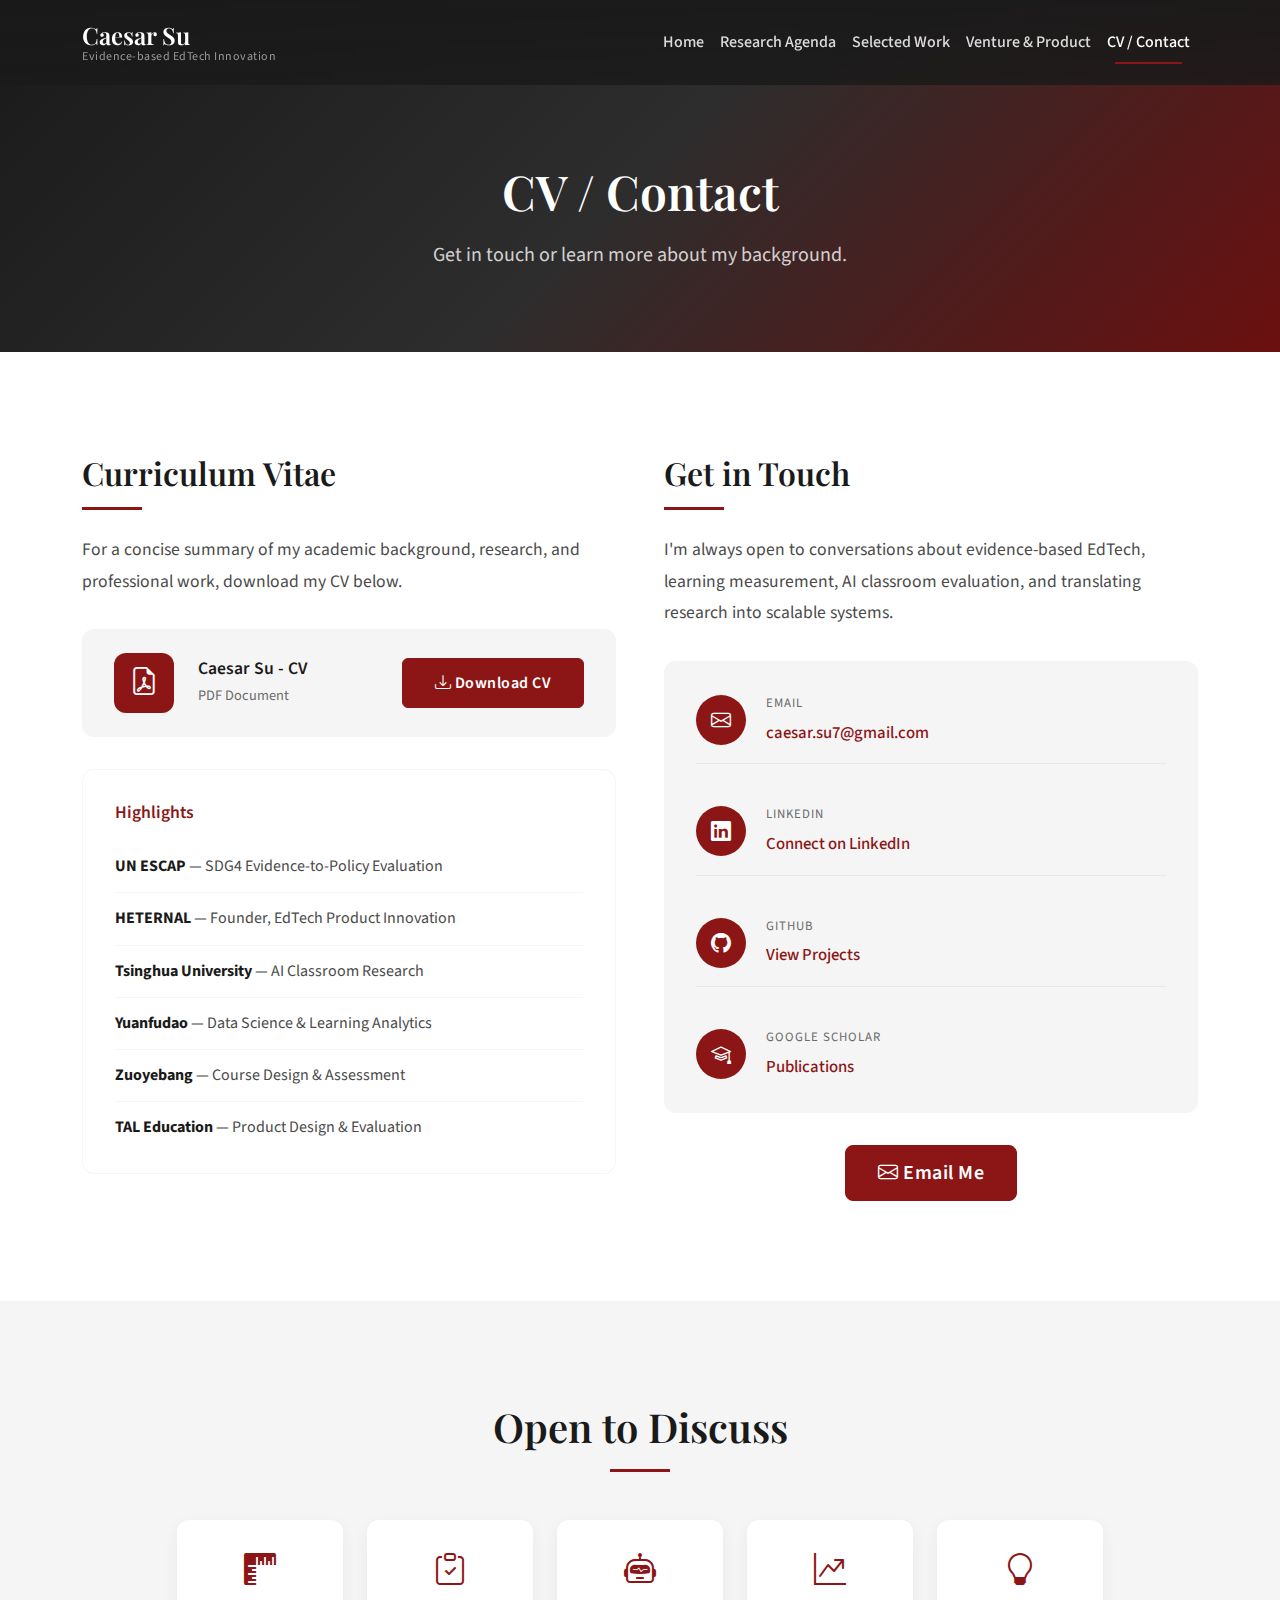
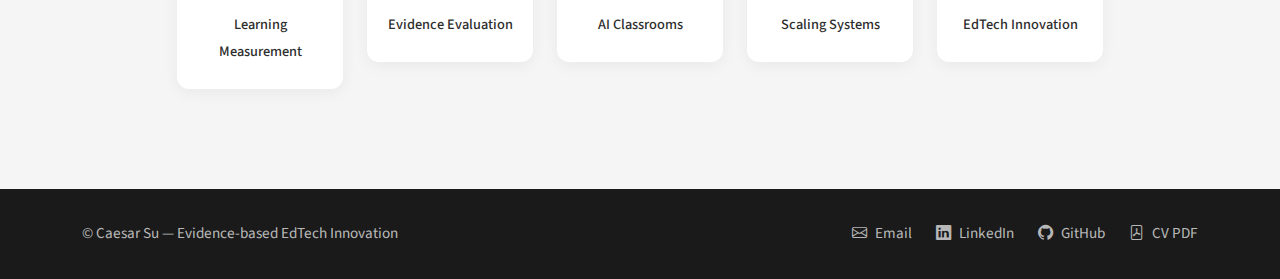
<file: cv.html>
<!DOCTYPE html>
<html lang="en">
<head>
    <meta charset="UTF-8">
    <meta name="viewport" content="width=device-width, initial-scale=1.0">
    <meta name="description" content="CV and Contact - Caesar Su, Evidence-based EdTech Innovator">
    <meta name="author" content="Caesar Su">
    <title>CV / Contact | Caesar Su</title>
    
    <!-- Bootstrap 5 CSS -->
    <link href="https://cdn.jsdelivr.net/npm/bootstrap@5.3.2/dist/css/bootstrap.min.css" rel="stylesheet">
    <!-- Bootstrap Icons -->
    <link href="https://cdn.jsdelivr.net/npm/bootstrap-icons@1.11.1/font/bootstrap-icons.css" rel="stylesheet">
    <!-- Google Fonts -->
    <link rel="preconnect" href="https://fonts.googleapis.com">
    <link rel="preconnect" href="https://fonts.gstatic.com" crossorigin>
    <link href="https://fonts.googleapis.com/css2?family=Playfair+Display:wght@400;500;600;700&family=Source+Sans+3:wght@300;400;500;600;700&display=swap" rel="stylesheet">
    <!-- Custom CSS -->
    <link href="css/style.css" rel="stylesheet">
</head>
<body>
    <!-- Navigation -->
    <nav class="navbar navbar-expand-lg navbar-dark fixed-top">
        <div class="container">
            <a class="navbar-brand" href="index.html">
                <span class="brand-name">Caesar Su</span>
                <span class="brand-tagline d-none d-md-inline">Evidence-based EdTech Innovation</span>
            </a>
            <button class="navbar-toggler" type="button" data-bs-toggle="collapse" data-bs-target="#navbarNav">
                <span class="navbar-toggler-icon"></span>
            </button>
            <div class="collapse navbar-collapse justify-content-end" id="navbarNav">
                <ul class="navbar-nav">
                    <li class="nav-item">
                        <a class="nav-link" href="index.html">Home</a>
                    </li>
                    <li class="nav-item">
                        <a class="nav-link" href="research.html">Research Agenda</a>
                    </li>
                    <li class="nav-item">
                        <a class="nav-link" href="work.html">Selected Work</a>
                    </li>
                    <li class="nav-item">
                        <a class="nav-link" href="venture.html">Venture & Product</a>
                    </li>
                    <li class="nav-item">
                        <a class="nav-link active" href="cv.html">CV / Contact</a>
                    </li>
                </ul>
            </div>
        </div>
    </nav>

    <!-- Page Header -->
    <header class="page-header">
        <div class="container">
            <h1>CV / Contact</h1>
            <p>Get in touch or learn more about my background.</p>
        </div>
    </header>

    <!-- CV Section -->
    <section class="section-cv">
        <div class="container">
            <div class="row g-5">
                <!-- CV Download -->
                <div class="col-lg-6">
                    <h2 class="section-title-left">Curriculum Vitae</h2>
                    <p class="cv-intro">For a concise summary of my academic background, research, and professional work, download my CV below.</p>
                    
                    <div class="cv-download-card">
                        <div class="cv-icon">
                            <i class="bi bi-file-earmark-pdf"></i>
                        </div>
                        <div class="cv-info">
                            <h4>Caesar Su - CV</h4>
                            <p>PDF Document</p>
                        </div>
                        <a href="assets/docs/cv.pdf" class="btn btn-primary" target="_blank">
                            <i class="bi bi-download"></i> Download CV
                        </a>
                    </div>
                    
                    <!-- Quick Highlights -->
                    <div class="cv-highlights">
                        <h4>Highlights</h4>
                        <ul>
                            <li><strong>UN ESCAP</strong> — SDG4 Evidence-to-Policy Evaluation</li>
                            <li><strong>HETERNAL</strong> — Founder, EdTech Product Innovation</li>
                            <li><strong>Tsinghua University</strong> — AI Classroom Research</li>
                            <li><strong>Yuanfudao</strong> — Data Science & Learning Analytics</li>
                            <li><strong>Zuoyebang</strong> — Course Design & Assessment</li>
                            <li><strong>TAL Education</strong> — Product Design & Evaluation</li>
                        </ul>
                    </div>
                </div>
                
                <!-- Contact -->
                <div class="col-lg-6">
                    <h2 class="section-title-left">Get in Touch</h2>
                    <p class="contact-intro">I'm always open to conversations about evidence-based EdTech, learning measurement, AI classroom evaluation, and translating research into scalable systems.</p>
                    
                    <div class="contact-info">
                        <div class="contact-item">
                            <i class="bi bi-envelope"></i>
                            <div>
                                <span class="contact-label">Email</span>
                                <a href="mailto:caesar.su7@gmail.com">caesar.su7@gmail.com</a>
                            </div>
                        </div>
                        <div class="contact-item">
                            <i class="bi bi-linkedin"></i>
                            <div>
                                <span class="contact-label">LinkedIn</span>
                                <a href="#" target="_blank">Connect on LinkedIn</a>
                            </div>
                        </div>
                        <div class="contact-item">
                            <i class="bi bi-github"></i>
                            <div>
                                <span class="contact-label">GitHub</span>
                                <a href="#" target="_blank">View Projects</a>
                            </div>
                        </div>
                        <div class="contact-item">
                            <i class="bi bi-mortarboard"></i>
                            <div>
                                <span class="contact-label">Google Scholar</span>
                                <a href="#" target="_blank">Publications</a>
                            </div>
                        </div>
                    </div>
                    
                    <div class="contact-cta">
                        <a href="mailto:caesar.su7@gmail.com" class="btn btn-primary btn-lg">
                            <i class="bi bi-envelope"></i> Email Me
                        </a>
                    </div>
                </div>
            </div>
        </div>
    </section>

    <!-- Interest Areas -->
    <section class="section-interests bg-light-custom">
        <div class="container">
            <h2 class="section-title">Open to Discuss</h2>
            <div class="row g-4 justify-content-center">
                <div class="col-6 col-md-4 col-lg-2">
                    <div class="interest-tag">
                        <i class="bi bi-rulers"></i>
                        <span>Learning Measurement</span>
                    </div>
                </div>
                <div class="col-6 col-md-4 col-lg-2">
                    <div class="interest-tag">
                        <i class="bi bi-clipboard-check"></i>
                        <span>Evidence Evaluation</span>
                    </div>
                </div>
                <div class="col-6 col-md-4 col-lg-2">
                    <div class="interest-tag">
                        <i class="bi bi-robot"></i>
                        <span>AI Classrooms</span>
                    </div>
                </div>
                <div class="col-6 col-md-4 col-lg-2">
                    <div class="interest-tag">
                        <i class="bi bi-graph-up-arrow"></i>
                        <span>Scaling Systems</span>
                    </div>
                </div>
                <div class="col-6 col-md-4 col-lg-2">
                    <div class="interest-tag">
                        <i class="bi bi-lightbulb"></i>
                        <span>EdTech Innovation</span>
                    </div>
                </div>
            </div>
        </div>
    </section>

    <!-- Footer -->
    <footer class="site-footer">
        <div class="container">
            <div class="row align-items-center">
                <div class="col-md-6">
                    <p class="footer-copy">© Caesar Su — Evidence-based EdTech Innovation</p>
                </div>
                <div class="col-md-6">
                    <div class="footer-links">
                        <a href="mailto:caesar.su7@gmail.com"><i class="bi bi-envelope"></i> Email</a>
                        <a href="#" target="_blank"><i class="bi bi-linkedin"></i> LinkedIn</a>
                        <a href="#" target="_blank"><i class="bi bi-github"></i> GitHub</a>
                        <a href="assets/docs/cv.pdf" target="_blank"><i class="bi bi-file-pdf"></i> CV PDF</a>
                    </div>
                </div>
            </div>
        </div>
    </footer>

    <!-- Bootstrap JS Bundle -->
    <script src="https://cdn.jsdelivr.net/npm/bootstrap@5.3.2/dist/js/bootstrap.bundle.min.js"></script>
    <!-- jQuery -->
    <script src="https://code.jquery.com/jquery-3.7.1.min.js"></script>
    <!-- Custom JS -->
    <script src="js/main.js"></script>
</body>
</html>
</file>
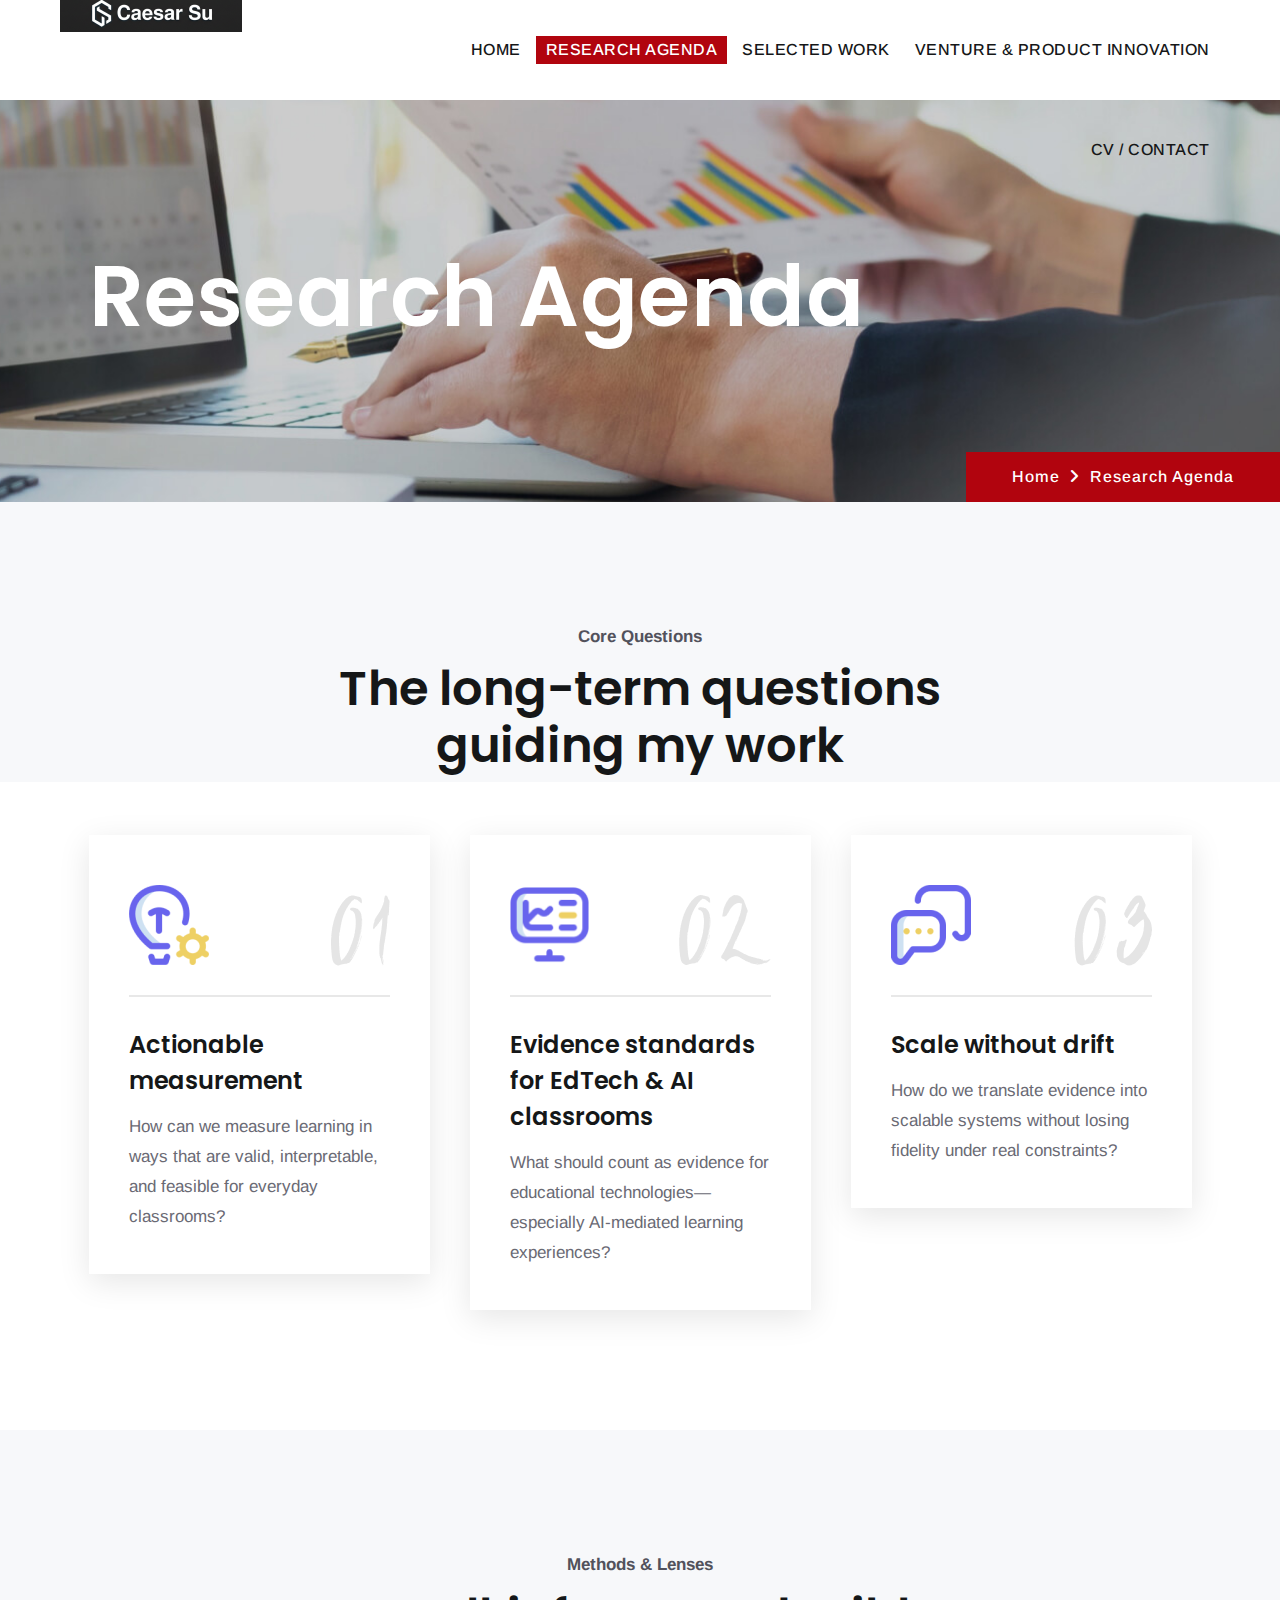
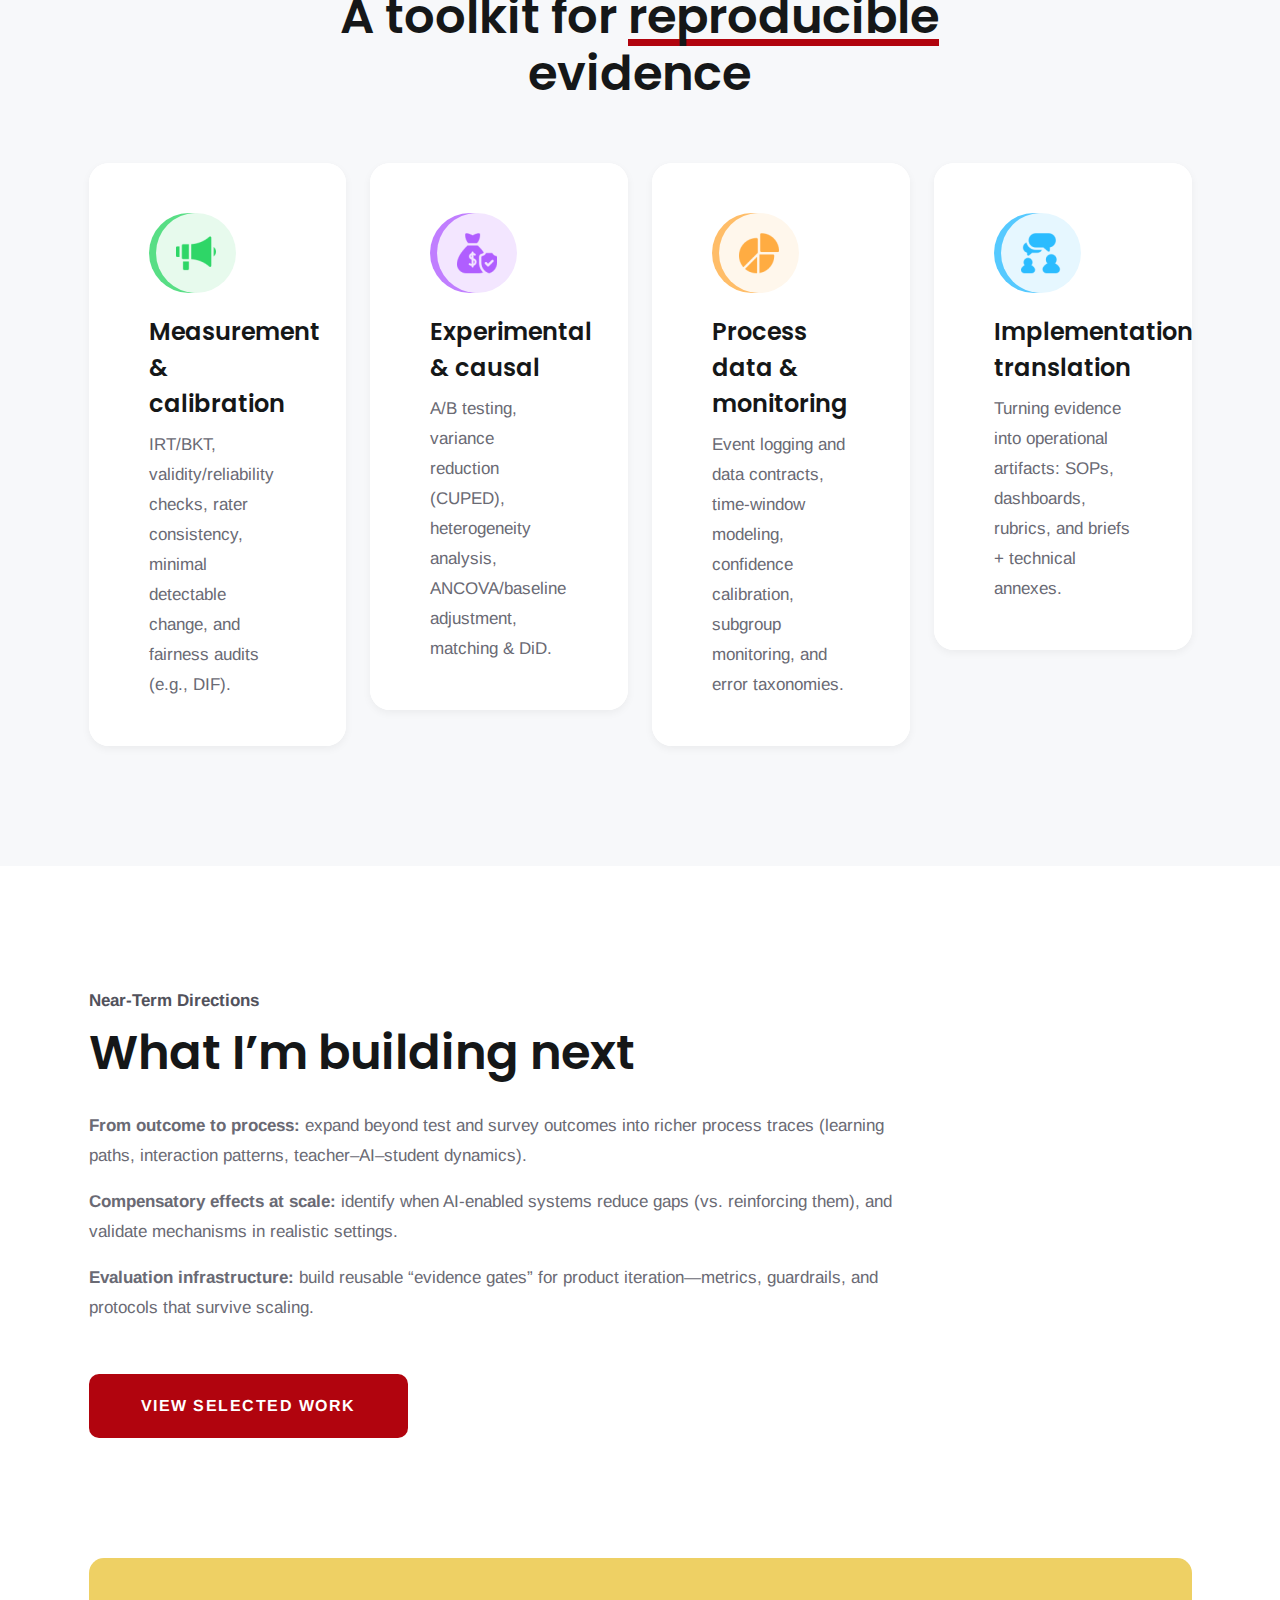
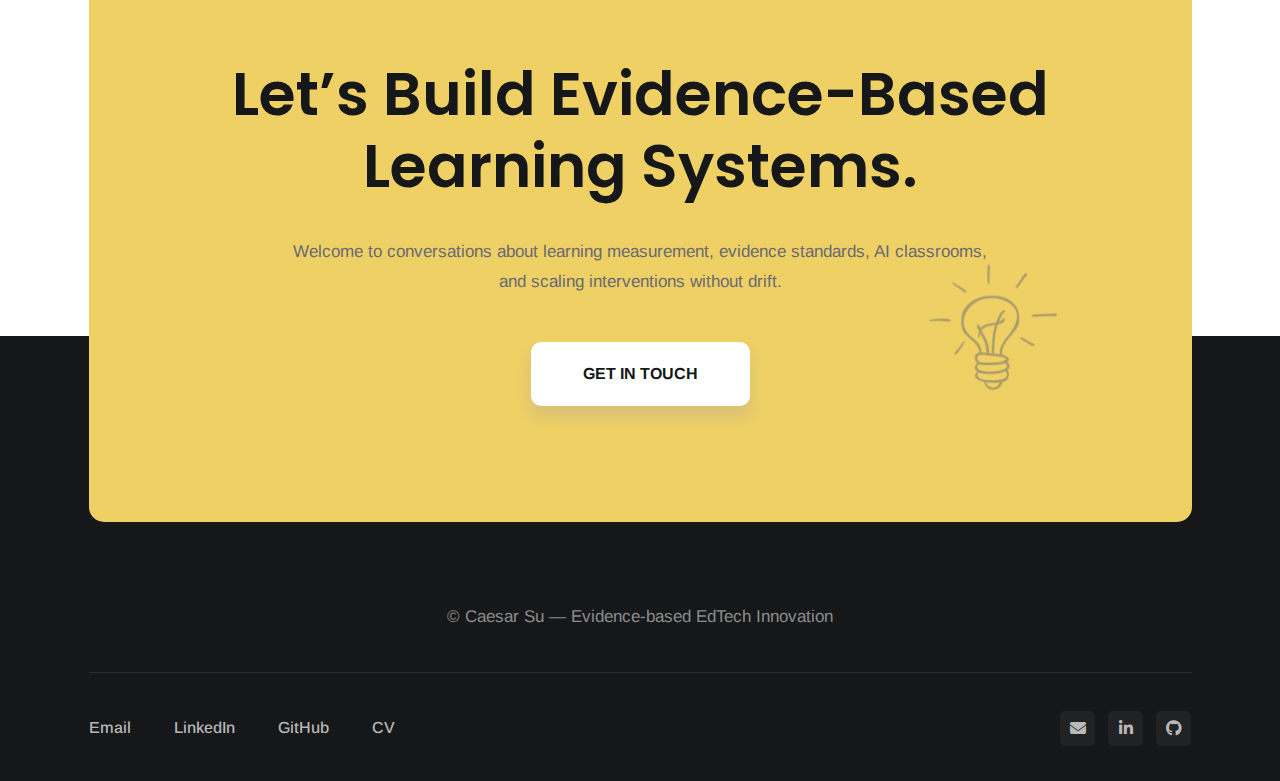
<file: research.html>
<!doctype html>
<html class="no-js" lang="en">

<head>
    <!-- Required Meta Tags Start -->
    <meta charset="utf-8">
    <meta http-equiv="x-ua-compatible" content="ie=edge">
    <title>Research Agenda | Caesar Su</title>
    <meta name="description" content="Research Agenda — Long-term questions guiding my work across research, products, and real schools.">
    <meta name="keywords" content="Educational Measurement, Learning Analytics, Causal Evaluation, Quasi-experiments, Process Data">
    <meta name="author" content="Caesar Su">
    <meta name="viewport" content="width=device-width, initial-scale=1, shrink-to-fit=no">
    <!-- Required Meta Tags End -->

    <!-- CSS here -->
    <link rel="stylesheet" href="static/css/bootstrap.css">
    <link rel="stylesheet" href="static/css/main.css">
</head>

<body>
    <!-- |==========================================| -->
    <!-- |=====|| Header Start ||===============| -->
    <header class="header home1">

        <!-- Header Menu Start -->
        <div class="header__menu">
            <div class="header__menu-wrapper">
                <div class="container_xl_fluid">
                    <div class="header__menu-outer">
                        <div class="row">
                            <div class="col-xxl-3 col-lg-4">
                                <div class="header__logo">
                                    <a href="index.html"><img src="static/picture/logo.png" alt="Caesar Su"></a>
                                </div>
                            </div>
                            <div class="col-xxl-9 col-lg-8">
                                <div class="main-menu text-xxl-center text-end">
                                    <nav id="mobile-menu">
                                        <ul>
                                            <li><a href="index.html">Home</a></li>
                                            <li class="active"><a href="research.html">Research Agenda</a></li>
                                            <li><a href="work.html">Selected Work</a></li>
                                            <li><a href="venture.html">Venture &amp; Product Innovation</a></li>
                                            <li><a href="cv.html">CV / Contact</a></li>
                                        </ul>
                                    </nav>
                                </div>
                                <div class="mobile-menu"></div>
                            </div>
                        </div>
                    </div>
                </div>
            </div>
        </div>
        <!-- Header Menu End -->
    </header>
    <!-- |=====|| Header End ||=================| -->
    <!-- |==========================================| -->


    <main>
        <!-- |==========================================| -->
        <!-- |=====|| Page Title Start ||===============| -->
        <section class="pageTitle1">
            <div class="pageTitle1__bg pageTitle1__bg__02"></div>
            <div class="pageTitle1__breadCrumb">
                <ul>
                    <li><a href="index.html">Home</a></li>
                    <li><span>Research Agenda</span></li>
                </ul>
            </div>
            <div class="pageTitle1__padding">
                <div class="container_m container_l">
                    <div class="row">
                        <div class="col-lg-10">
                            <div class="pageTitle1__heading">
                                <h1>Research Agenda</h1>
                            </div>
                        </div>
                    </div>
                </div>
            </div>
        </section>
        <!-- |=====|| Page Title End ||=================| -->
        <!-- |==========================================| -->


        <!-- |==========================================| -->
        <!-- |=====|| Core Questions Start ||===============| -->
        <section class="feature1 home3">
            <div class="content_box_pob_120_90">
                <div class="container_m_40 container_l">
                    <div class="row">
                        <div class="col-lg-8 offset-lg-2 col_padding">
                            <div class="title text-center mb-60">
                                <h5>Core questions</h5>
                                <h2>The long-term questions guiding my work</h2>
                            </div>
                        </div>
                    </div>
                    <div class="row">
                        <div class="col-xl-4 col-md-6 col_padding">
                            <div class="feature1__item mb-30">
                                <div class="feature1__thumbBox d-flex justify-content-between">
                                    <div class="feature1__thumb1">
                                        <img src="static/picture/png-icon-01.png" alt="Icon">
                                    </div>
                                    <div class="feature1__thumb2">
                                        <img src="static/picture/png-icon-02.png" alt="Icon">
                                    </div>
                                </div>
                                <div class="feature1__content">
                                    <h4>Actionable measurement</h4>
                                    <p>How can we measure learning in ways that are valid, interpretable, and feasible for everyday classrooms?</p>
                                </div>
                            </div>
                        </div>
                        <div class="col-xl-4 col-md-6 col_padding">
                            <div class="feature1__item mb-30">
                                <div class="feature1__thumbBox d-flex justify-content-between">
                                    <div class="feature1__thumb1">
                                        <img src="static/picture/png-icon-03.png" alt="Icon">
                                    </div>
                                    <div class="feature1__thumb2">
                                        <img src="static/picture/png-icon-04.png" alt="Icon">
                                    </div>
                                </div>
                                <div class="feature1__content">
                                    <h4>Evidence standards for EdTech &amp; AI classrooms</h4>
                                    <p>What should count as evidence for educational technologies—especially AI-mediated learning experiences?</p>
                                </div>
                            </div>
                        </div>
                        <div class="col-xl-4 col-md-6 col_padding">
                            <div class="feature1__item mb-30">
                                <div class="feature1__thumbBox d-flex justify-content-between">
                                    <div class="feature1__thumb1">
                                        <img src="static/picture/png-icon-05.png" alt="Icon">
                                    </div>
                                    <div class="feature1__thumb2">
                                        <img src="static/picture/png-icon-06.png" alt="Icon">
                                    </div>
                                </div>
                                <div class="feature1__content">
                                    <h4>Scale without drift</h4>
                                    <p>How do we translate evidence into scalable systems without losing fidelity under real constraints?</p>
                                </div>
                            </div>
                        </div>
                    </div>
                </div>
            </div>
        </section>
        <!-- |=====|| Core Questions End ||=================| -->
        <!-- |==========================================| -->


        <!-- |==========================================| -->
        <!-- |=====|| Methods Start ||===============| -->
        <section class="service1">
            <div class="service1__padding">
                <div class="container_m container_l">
                    <div class="row">
                        <div class="col-lg-8 offset-lg-2">
                            <div class="title text-center mb-60">
                                <h5>Methods &amp; lenses</h5>
                                <h2>A toolkit for <span>reproducible</span> evidence</h2>
                            </div>
                        </div>
                    </div>
                    <div class="row service1_row">
                        <div class="col-xl-3 col-lg-4 col-md-6">
                            <div class="service1__item">
                                <div class="service1__item__thumb">
                                    <img src="static/picture/png-img-06.png" alt="Icon">
                                </div>
                                <h4>Measurement &amp; calibration</h4>
                                <p>IRT/BKT, validity/reliability checks, rater consistency, minimal detectable change, and fairness audits (e.g., DIF).</p>
                            </div>
                        </div>
                        <div class="col-xl-3 col-lg-4 col-md-6">
                            <div class="service1__item">
                                <div class="service1__item__thumb">
                                    <img src="static/picture/png-img-07.png" alt="Icon">
                                </div>
                                <h4>Experimental &amp; causal</h4>
                                <p>A/B testing, variance reduction (CUPED), heterogeneity analysis, ANCOVA/baseline adjustment, matching &amp; DiD.</p>
                            </div>
                        </div>
                        <div class="col-xl-3 col-lg-4 col-md-6">
                            <div class="service1__item">
                                <div class="service1__item__thumb">
                                    <img src="static/picture/png-img-08.png" alt="Icon">
                                </div>
                                <h4>Process data &amp; monitoring</h4>
                                <p>Event logging and data contracts, time-window modeling, confidence calibration, subgroup monitoring, and error taxonomies.</p>
                            </div>
                        </div>
                        <div class="col-xl-3 col-lg-4 col-md-6">
                            <div class="service1__item">
                                <div class="service1__item__thumb">
                                    <img src="static/picture/png-img-09.png" alt="Icon">
                                </div>
                                <h4>Implementation translation</h4>
                                <p>Turning evidence into operational artifacts: SOPs, dashboards, rubrics, and briefs + technical annexes.</p>
                            </div>
                        </div>
                    </div>
                </div>
            </div>
        </section>
        <!-- |=====|| Methods End ||=================| -->
        <!-- |==========================================| -->


        <!-- |==========================================| -->
        <!-- |=====|| Near-term Directions Start ||===============| -->
        <section>
            <div class="content_box_120">
                <div class="container_m container_l">
                    <div class="row">
                        <div class="col-lg-9">
                            <div class="title mb-30">
                                <h5>Near-term directions</h5>
                                <h2>What I’m building next</h2>
                            </div>
                            <p><strong>From outcome to process:</strong> expand beyond test and survey outcomes into richer process traces (learning paths, interaction patterns, teacher–AI–student dynamics).</p>
                            <p><strong>Compensatory effects at scale:</strong> identify when AI-enabled systems reduce gaps (vs. reinforcing them), and validate mechanisms in realistic settings.</p>
                            <p><strong>Evaluation infrastructure:</strong> build reusable “evidence gates” for product iteration—metrics, guardrails, and protocols that survive scaling.</p>
                            <div class="main_btn mt-35">
                                <a href="work.html">View Selected Work</a>
                            </div>
                        </div>
                    </div>
                </div>
            </div>
        </section>
        <!-- |=====|| Near-term Directions End ||=================| -->
        <!-- |==========================================| -->
    </main>


    <!-- |==========================================| -->
    <!-- |=====|| Footer Start ||===============| -->
    <footer class="footer1">
        <div class="footer1__cta">
            <div class="container_m_30 container_l">
                <div class="row">
                    <div class="col-md-12 col_padding">
                        <div class="footer1__cta__content text-center">
                            <div class="footer1__cta__thumb">
                                <img src="static/picture/png-img-22.png" alt="PNG">
                            </div>
                            <h2>Let’s build evidence-based learning systems.</h2>
                            <p>Welcome to conversations about learning measurement, evidence standards, AI classrooms, and scaling interventions without drift.</p>
                            <a href="cv.html" class="btn3">Get in touch</a>
                        </div>
                    </div>
                </div>
            </div>
        </div>
        <div class="footer1__bottom">
            <div class="container_m_30 container_l">
                <div class="row">
                    <div class="col-md-12 col_padding">
                        <div class="footer1__bottom__copyRight text-center">
                            <p>© Caesar Su — Evidence-based EdTech Innovation</p>
                        </div>
                    </div>
                </div>
                <div class="row">
                    <div class="col-lg-8 col_padding">
                        <div class="footer1__bottom__nav text-center text-lg-start">
                            <a href="cv.html#contact">Email</a>
                            <a href="#" aria-label="LinkedIn">LinkedIn</a>
                            <a href="#" aria-label="GitHub">GitHub</a>
                            <a href="cv.html#cv">CV</a>
                        </div>
                    </div>
                    <div class="col-lg-4 col_padding">
                        <div class="footer1__bottom__social text-center text-lg-end">
                            <a href="cv.html#contact" aria-label="Email"><i class="fa-solid fa-envelope"></i></a>
                            <a href="#" aria-label="LinkedIn"><i class="fab fa-linkedin-in"></i></a>
                            <a href="#" aria-label="GitHub"><i class="fab fa-github"></i></a>
                        </div>
                    </div>
                </div>
            </div>
        </div>
    </footer>
    <!-- |=====|| Footer End ||=================| -->
    <!-- |==========================================| -->


    <!-- |==========================================| -->
    <!-- |=====|| ScrollToTop Start ||===============| -->
    <a href="#" class="scrollToTop">
        <i class="fas fa-level-up-alt"></i>
    </a>
    <!-- |=====|| ScrollToTop End ||=================| -->
    <!-- |==========================================| -->


    <!-- JS here -->
    <script src="static/js/modernizr-3.6.0.min.js"></script>
    <script src="static/js/jquery-3.6.2.min.js"></script>
    <script src="static/js/popper.min.js"></script>
    <script src="static/js/bootstrap.min.js"></script>
    <script src="static/js/jquery.waypoints.min.js"></script>
    <script src="static/js/jquery.easing.1.3.js"></script>
    <script src="static/js/plugins.js"></script>
    <script src="static/js/owl.carousel.min.js"></script>
    <script src="static/js/slick.min.js"></script>
    <script src="static/js/wow.min.js"></script>
    <script src="static/js/jquery.counterup.min.js"></script>
    <script src="static/js/isotope.pkgd.min.js"></script>
    <script src="static/js/jquery.nice-select.min.js"></script>
    <script src="static/js/jquery.fancybox.min.js"></script>
    <script src="static/js/jquery.meanmenu.min.js"></script>
    <script src="static/js/one-page-nav-min.js"></script>
    <script src="static/js/feather.min.js"></script>
    <script src="static/js/main.js"></script>
</body>

</html>
</file>
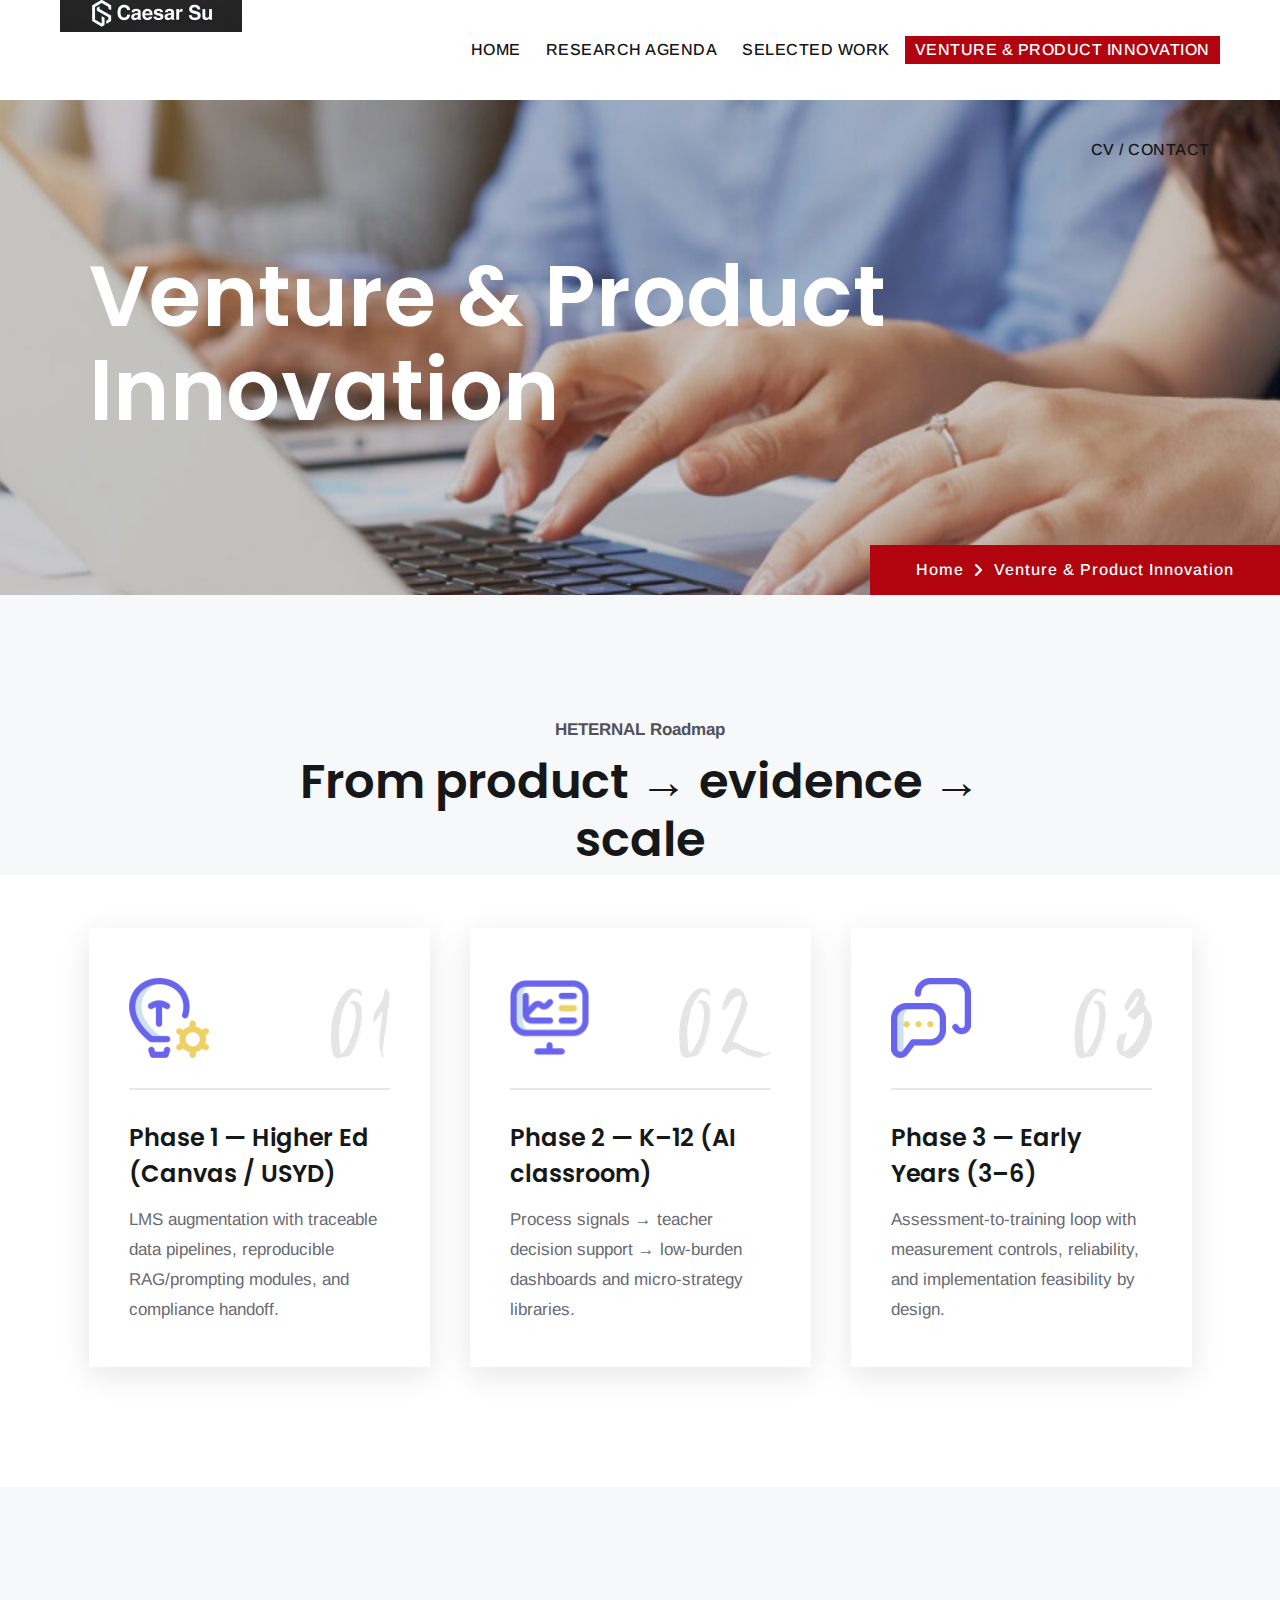
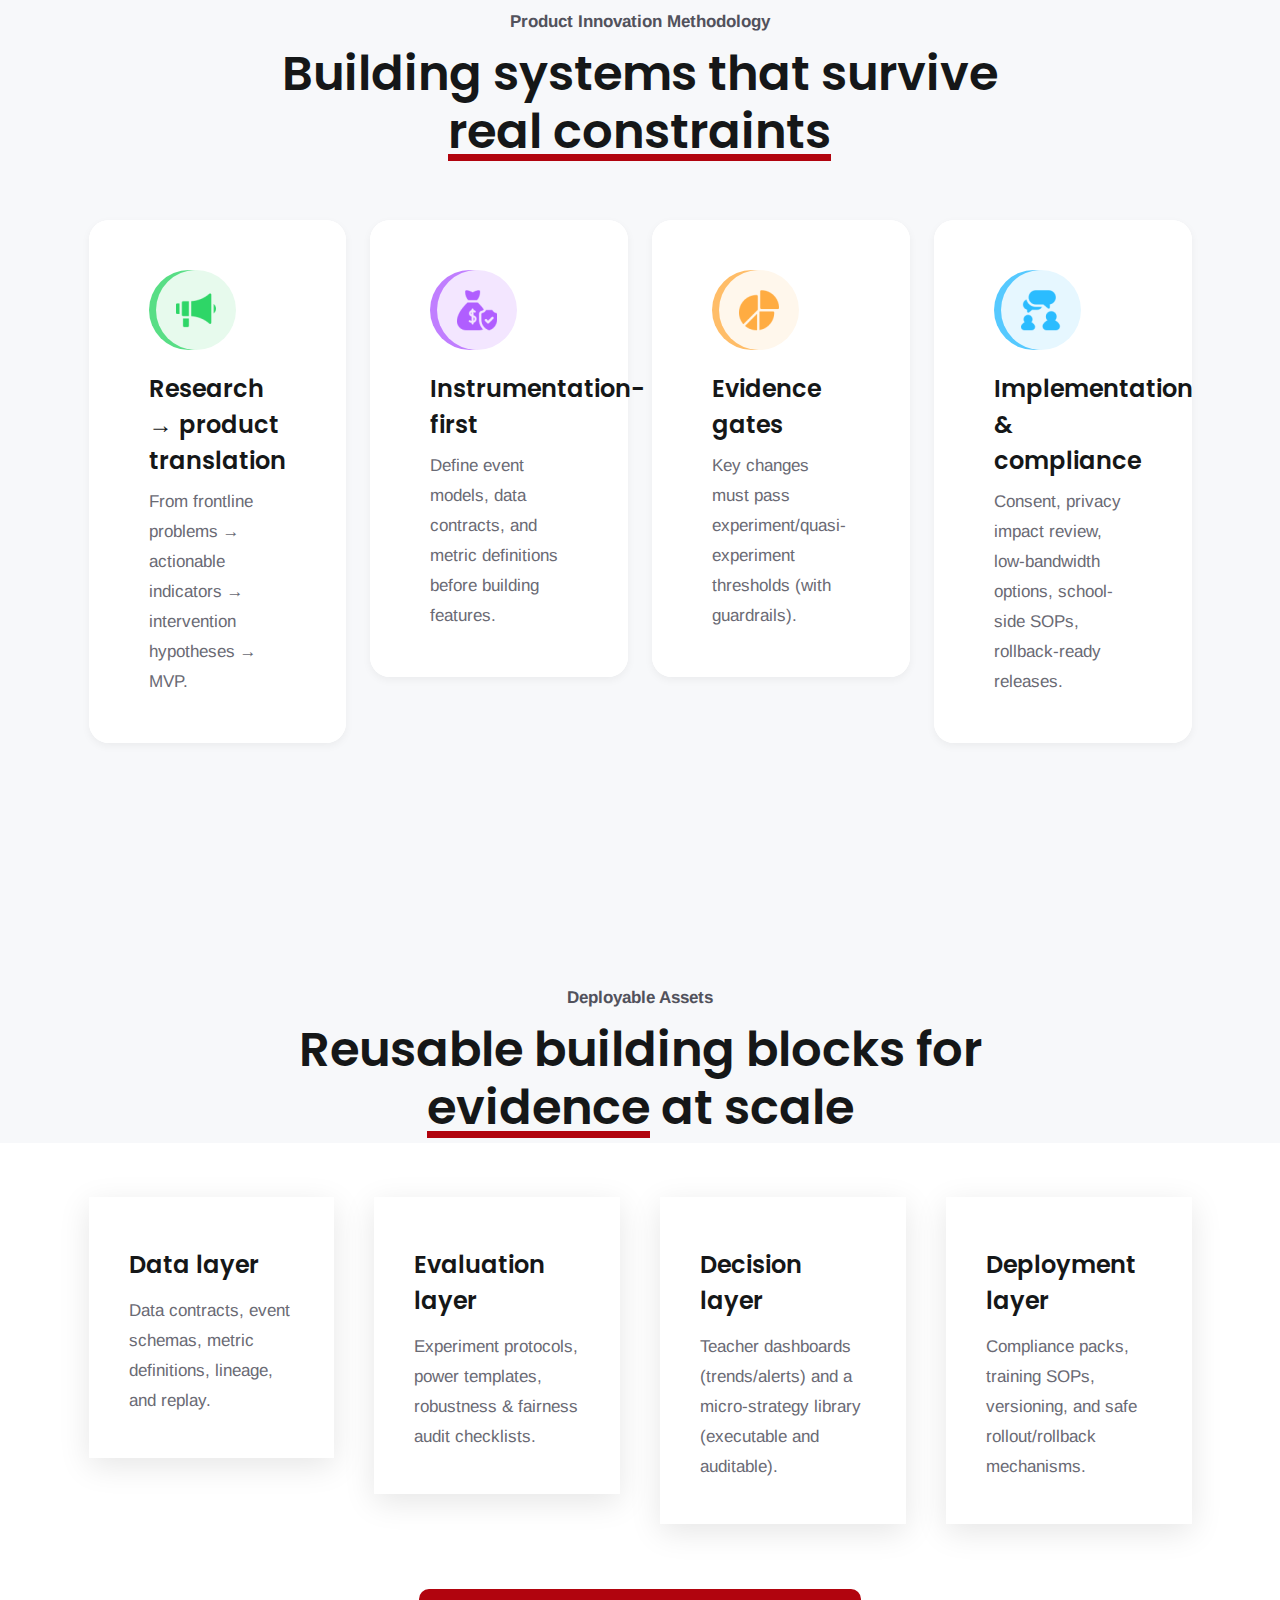
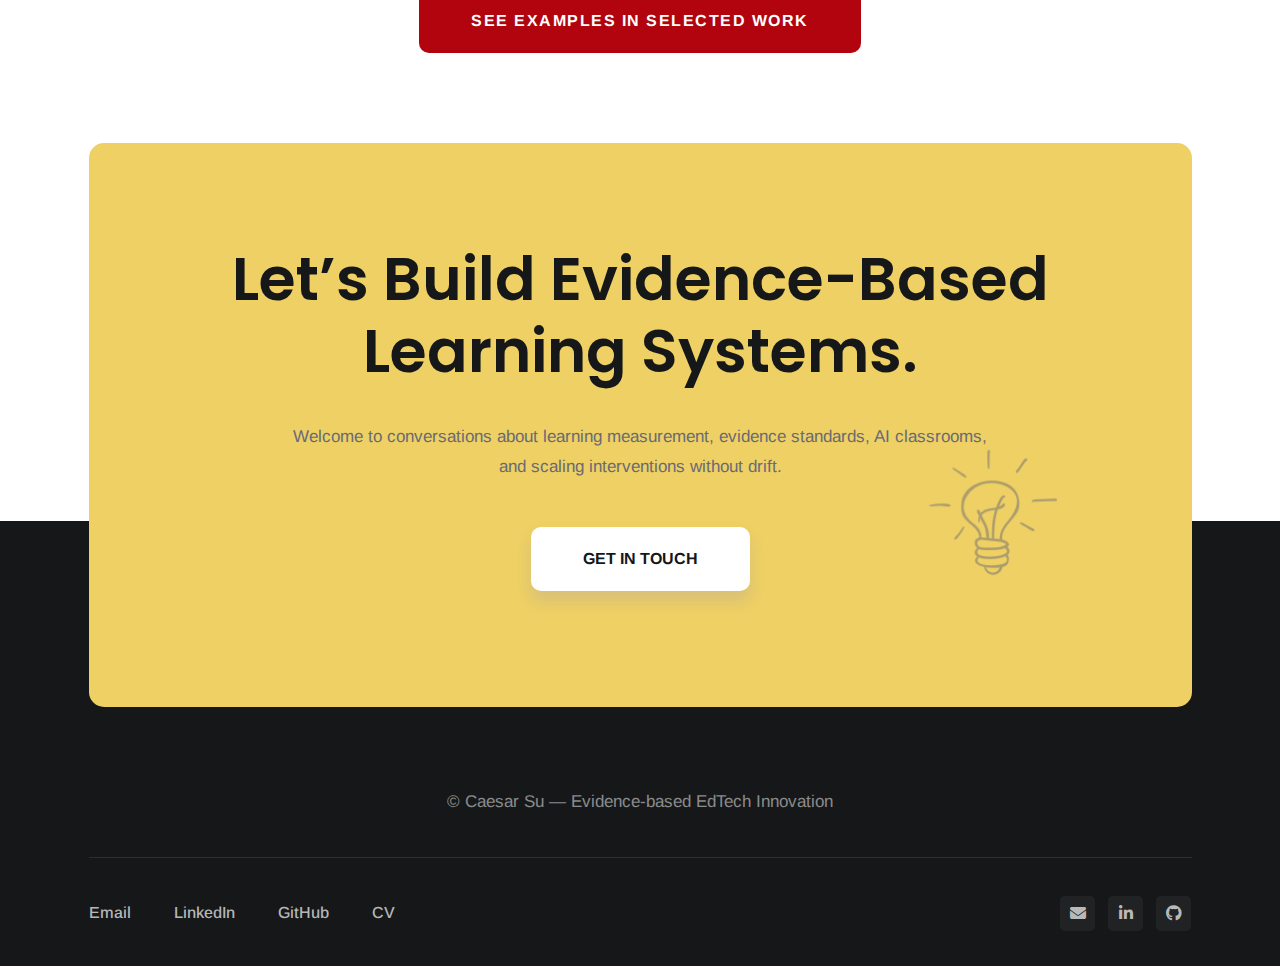
<file: venture.html>
<!doctype html>
<html class="no-js" lang="en">

<head>
    <!-- Required Meta Tags Start -->
    <meta charset="utf-8">
    <meta http-equiv="x-ua-compatible" content="ie=edge">
    <title>Venture &amp; Product Innovation | Caesar Su</title>
    <meta name="description" content="Venture & Product Innovation — How I translate research into deployable, evidence-driven learning systems.">
    <meta name="keywords" content="EdTech Product, Evidence Gates, Instrumentation, Compliance by Design, Learning Systems">
    <meta name="author" content="Caesar Su">
    <meta name="viewport" content="width=device-width, initial-scale=1, shrink-to-fit=no">
    <!-- Required Meta Tags End -->

    <!-- CSS here -->
    <link rel="stylesheet" href="static/css/bootstrap.css">
    <link rel="stylesheet" href="static/css/main.css">
</head>

<body>
    <!-- |==========================================| -->
    <!-- |=====|| Header Start ||===============| -->
    <header class="header home1">

        <!-- Header Menu Start -->
        <div class="header__menu">
            <div class="header__menu-wrapper">
                <div class="container_xl_fluid">
                    <div class="header__menu-outer">
                        <div class="row">
                            <div class="col-xxl-3 col-lg-4">
                                <div class="header__logo">
                                    <a href="index.html"><img src="static/picture/logo.png" alt="Caesar Su"></a>
                                </div>
                            </div>
                            <div class="col-xxl-9 col-lg-8">
                                <div class="main-menu text-xxl-center text-end">
                                    <nav id="mobile-menu">
                                        <ul>
                                            <li><a href="index.html">Home</a></li>
                                            <li><a href="research.html">Research Agenda</a></li>
                                            <li><a href="work.html">Selected Work</a></li>
                                            <li class="active"><a href="venture.html">Venture &amp; Product Innovation</a></li>
                                            <li><a href="cv.html">CV / Contact</a></li>
                                        </ul>
                                    </nav>
                                </div>
                                <div class="mobile-menu"></div>
                            </div>
                        </div>
                    </div>
                </div>
            </div>
        </div>
        <!-- Header Menu End -->
    </header>
    <!-- |=====|| Header End ||=================| -->
    <!-- |==========================================| -->


    <main>
        <!-- |==========================================| -->
        <!-- |=====|| Page Title Start ||===============| -->
        <section class="pageTitle1" id="heternal">
            <div class="pageTitle1__bg pageTitle1__bg__03"></div>
            <div class="pageTitle1__breadCrumb">
                <ul>
                    <li><a href="index.html">Home</a></li>
                    <li><span>Venture &amp; Product Innovation</span></li>
                </ul>
            </div>
            <div class="pageTitle1__padding">
                <div class="container_m container_l">
                    <div class="row">
                        <div class="col-lg-10">
                            <div class="pageTitle1__heading">
                                <h1>Venture &amp; Product Innovation</h1>
                            </div>
                        </div>
                    </div>
                </div>
            </div>
        </section>
        <!-- |=====|| Page Title End ||=================| -->
        <!-- |==========================================| -->


        <!-- |==========================================| -->
        <!-- |=====|| Roadmap Start ||===============| -->
        <section class="feature1 home3">
            <div class="content_box_pob_120_90">
                <div class="container_m_40 container_l">
                    <div class="row">
                        <div class="col-lg-8 offset-lg-2 col_padding">
                            <div class="title text-center mb-60">
                                <h5>HETERNAL roadmap</h5>
                                <h2>From product → evidence → scale</h2>
                            </div>
                        </div>
                    </div>
                    <div class="row">
                        <div class="col-xl-4 col-md-6 col_padding">
                            <div class="feature1__item mb-30">
                                <div class="feature1__thumbBox d-flex justify-content-between">
                                    <div class="feature1__thumb1">
                                        <img src="static/picture/png-icon-01.png" alt="Icon">
                                    </div>
                                    <div class="feature1__thumb2">
                                        <img src="static/picture/png-icon-02.png" alt="Icon">
                                    </div>
                                </div>
                                <div class="feature1__content">
                                    <h4>Phase 1 — Higher Ed (Canvas / USYD)</h4>
                                    <p>LMS augmentation with traceable data pipelines, reproducible RAG/prompting modules, and compliance handoff.</p>
                                </div>
                            </div>
                        </div>
                        <div class="col-xl-4 col-md-6 col_padding">
                            <div class="feature1__item mb-30">
                                <div class="feature1__thumbBox d-flex justify-content-between">
                                    <div class="feature1__thumb1">
                                        <img src="static/picture/png-icon-03.png" alt="Icon">
                                    </div>
                                    <div class="feature1__thumb2">
                                        <img src="static/picture/png-icon-04.png" alt="Icon">
                                    </div>
                                </div>
                                <div class="feature1__content">
                                    <h4>Phase 2 — K–12 (AI classroom)</h4>
                                    <p>Process signals → teacher decision support → low-burden dashboards and micro-strategy libraries.</p>
                                </div>
                            </div>
                        </div>
                        <div class="col-xl-4 col-md-6 col_padding">
                            <div class="feature1__item mb-30">
                                <div class="feature1__thumbBox d-flex justify-content-between">
                                    <div class="feature1__thumb1">
                                        <img src="static/picture/png-icon-05.png" alt="Icon">
                                    </div>
                                    <div class="feature1__thumb2">
                                        <img src="static/picture/png-icon-06.png" alt="Icon">
                                    </div>
                                </div>
                                <div class="feature1__content">
                                    <h4>Phase 3 — Early Years (3–6)</h4>
                                    <p>Assessment-to-training loop with measurement controls, reliability, and implementation feasibility by design.</p>
                                </div>
                            </div>
                        </div>
                    </div>
                </div>
            </div>
        </section>
        <!-- |=====|| Roadmap End ||=================| -->
        <!-- |==========================================| -->


        <!-- |==========================================| -->
        <!-- |=====|| Methodology Start ||===============| -->
        <section class="service1">
            <div class="service1__padding">
                <div class="container_m container_l">
                    <div class="row">
                        <div class="col-lg-8 offset-lg-2">
                            <div class="title text-center mb-60">
                                <h5>Product innovation methodology</h5>
                                <h2>Building systems that survive <span>real constraints</span></h2>
                            </div>
                        </div>
                    </div>
                    <div class="row service1_row">
                        <div class="col-xl-3 col-lg-4 col-md-6">
                            <div class="service1__item">
                                <div class="service1__item__thumb">
                                    <img src="static/picture/png-img-06.png" alt="Icon">
                                </div>
                                <h4>Research → product translation</h4>
                                <p>From frontline problems → actionable indicators → intervention hypotheses → MVP.</p>
                            </div>
                        </div>
                        <div class="col-xl-3 col-lg-4 col-md-6">
                            <div class="service1__item">
                                <div class="service1__item__thumb">
                                    <img src="static/picture/png-img-07.png" alt="Icon">
                                </div>
                                <h4>Instrumentation-first</h4>
                                <p>Define event models, data contracts, and metric definitions before building features.</p>
                            </div>
                        </div>
                        <div class="col-xl-3 col-lg-4 col-md-6">
                            <div class="service1__item">
                                <div class="service1__item__thumb">
                                    <img src="static/picture/png-img-08.png" alt="Icon">
                                </div>
                                <h4>Evidence gates</h4>
                                <p>Key changes must pass experiment/quasi-experiment thresholds (with guardrails).</p>
                            </div>
                        </div>
                        <div class="col-xl-3 col-lg-4 col-md-6">
                            <div class="service1__item">
                                <div class="service1__item__thumb">
                                    <img src="static/picture/png-img-09.png" alt="Icon">
                                </div>
                                <h4>Implementation &amp; compliance</h4>
                                <p>Consent, privacy impact review, low-bandwidth options, school-side SOPs, rollback-ready releases.</p>
                            </div>
                        </div>
                    </div>
                </div>
            </div>
        </section>
        <!-- |=====|| Methodology End ||=================| -->
        <!-- |==========================================| -->


        <!-- |==========================================| -->
        <!-- |=====|| Assets Start ||===============| -->
        <section class="feature1 home3">
            <div class="content_box_pob_120_90">
                <div class="container_m_40 container_l">
                    <div class="row">
                        <div class="col-lg-8 offset-lg-2 col_padding">
                            <div class="title text-center mb-60">
                                <h5>Deployable assets</h5>
                                <h2>Reusable building blocks for <span>evidence</span> at scale</h2>
                            </div>
                        </div>
                    </div>
                    <div class="row">
                        <div class="col-xl-3 col-md-6 col_padding">
                            <div class="feature1__item mb-30">
                                <div class="feature1__content">
                                    <h4>Data layer</h4>
                                    <p>Data contracts, event schemas, metric definitions, lineage, and replay.</p>
                                </div>
                            </div>
                        </div>
                        <div class="col-xl-3 col-md-6 col_padding">
                            <div class="feature1__item mb-30">
                                <div class="feature1__content">
                                    <h4>Evaluation layer</h4>
                                    <p>Experiment protocols, power templates, robustness &amp; fairness audit checklists.</p>
                                </div>
                            </div>
                        </div>
                        <div class="col-xl-3 col-md-6 col_padding">
                            <div class="feature1__item mb-30">
                                <div class="feature1__content">
                                    <h4>Decision layer</h4>
                                    <p>Teacher dashboards (trends/alerts) and a micro-strategy library (executable and auditable).</p>
                                </div>
                            </div>
                        </div>
                        <div class="col-xl-3 col-md-6 col_padding">
                            <div class="feature1__item mb-30">
                                <div class="feature1__content">
                                    <h4>Deployment layer</h4>
                                    <p>Compliance packs, training SOPs, versioning, and safe rollout/rollback mechanisms.</p>
                                </div>
                            </div>
                        </div>
                    </div>
                    <div class="row">
                        <div class="col-lg-8 offset-lg-2 col_padding text-center">
                            <div class="main_btn mt-35">
                                <a href="work.html">See examples in Selected Work</a>
                            </div>
                        </div>
                    </div>
                </div>
            </div>
        </section>
        <!-- |=====|| Assets End ||=================| -->
        <!-- |==========================================| -->
    </main>


    <!-- |==========================================| -->
    <!-- |=====|| Footer Start ||===============| -->
    <footer class="footer1">
        <div class="footer1__cta">
            <div class="container_m_30 container_l">
                <div class="row">
                    <div class="col-md-12 col_padding">
                        <div class="footer1__cta__content text-center">
                            <div class="footer1__cta__thumb">
                                <img src="static/picture/png-img-22.png" alt="PNG">
                            </div>
                            <h2>Let’s build evidence-based learning systems.</h2>
                            <p>Welcome to conversations about learning measurement, evidence standards, AI classrooms, and scaling interventions without drift.</p>
                            <a href="cv.html" class="btn3">Get in touch</a>
                        </div>
                    </div>
                </div>
            </div>
        </div>
        <div class="footer1__bottom">
            <div class="container_m_30 container_l">
                <div class="row">
                    <div class="col-md-12 col_padding">
                        <div class="footer1__bottom__copyRight text-center">
                            <p>© Caesar Su — Evidence-based EdTech Innovation</p>
                        </div>
                    </div>
                </div>
                <div class="row">
                    <div class="col-lg-8 col_padding">
                        <div class="footer1__bottom__nav text-center text-lg-start">
                            <a href="cv.html#contact">Email</a>
                            <a href="#" aria-label="LinkedIn">LinkedIn</a>
                            <a href="#" aria-label="GitHub">GitHub</a>
                            <a href="cv.html#cv">CV</a>
                        </div>
                    </div>
                    <div class="col-lg-4 col_padding">
                        <div class="footer1__bottom__social text-center text-lg-end">
                            <a href="cv.html#contact" aria-label="Email"><i class="fa-solid fa-envelope"></i></a>
                            <a href="#" aria-label="LinkedIn"><i class="fab fa-linkedin-in"></i></a>
                            <a href="#" aria-label="GitHub"><i class="fab fa-github"></i></a>
                        </div>
                    </div>
                </div>
            </div>
        </div>
    </footer>
    <!-- |=====|| Footer End ||=================| -->
    <!-- |==========================================| -->


    <!-- |==========================================| -->
    <!-- |=====|| ScrollToTop Start ||===============| -->
    <a href="#" class="scrollToTop">
        <i class="fas fa-level-up-alt"></i>
    </a>
    <!-- |=====|| ScrollToTop End ||=================| -->
    <!-- |==========================================| -->


    <!-- JS here -->
    <script src="static/js/modernizr-3.6.0.min.js"></script>
    <script src="static/js/jquery-3.6.2.min.js"></script>
    <script src="static/js/popper.min.js"></script>
    <script src="static/js/bootstrap.min.js"></script>
    <script src="static/js/jquery.waypoints.min.js"></script>
    <script src="static/js/jquery.easing.1.3.js"></script>
    <script src="static/js/plugins.js"></script>
    <script src="static/js/owl.carousel.min.js"></script>
    <script src="static/js/slick.min.js"></script>
    <script src="static/js/wow.min.js"></script>
    <script src="static/js/jquery.counterup.min.js"></script>
    <script src="static/js/isotope.pkgd.min.js"></script>
    <script src="static/js/jquery.nice-select.min.js"></script>
    <script src="static/js/jquery.fancybox.min.js"></script>
    <script src="static/js/jquery.meanmenu.min.js"></script>
    <script src="static/js/one-page-nav-min.js"></script>
    <script src="static/js/feather.min.js"></script>
    <script src="static/js/main.js"></script>
</body>

</html>
</file>
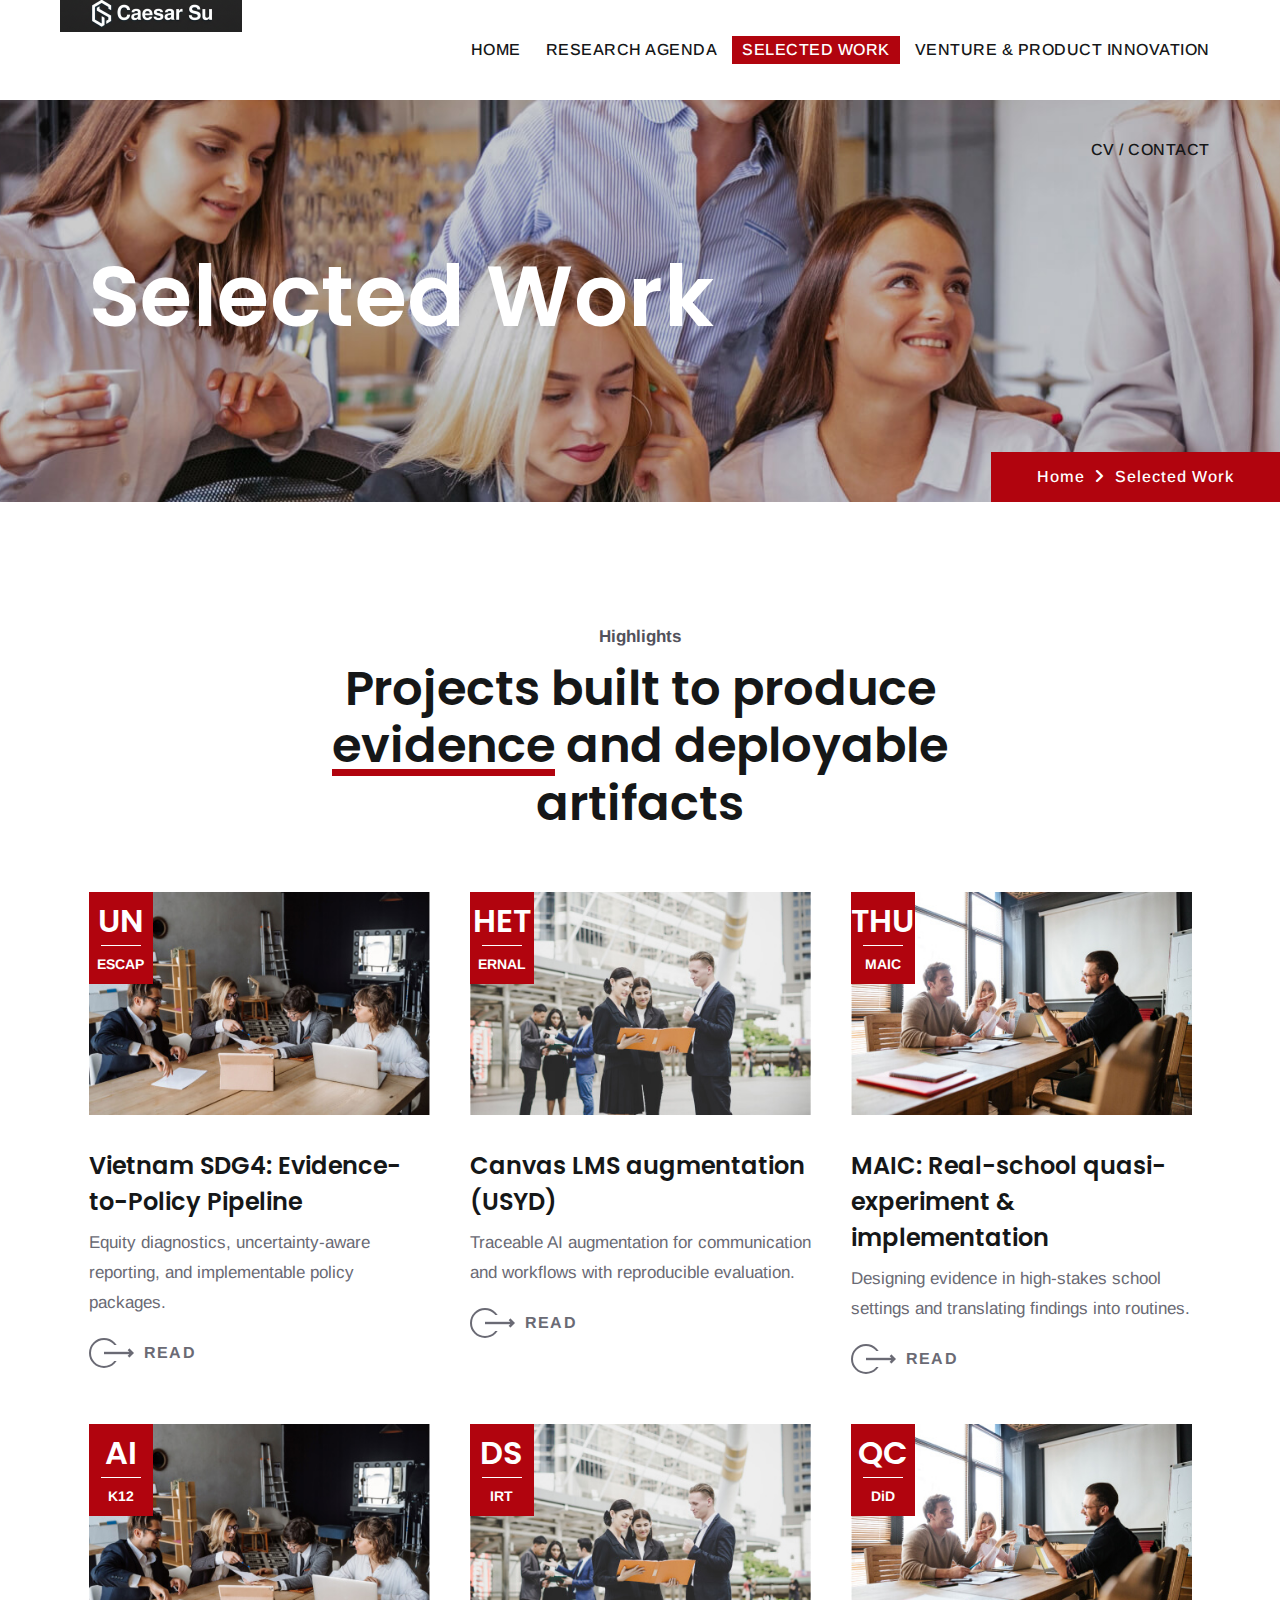
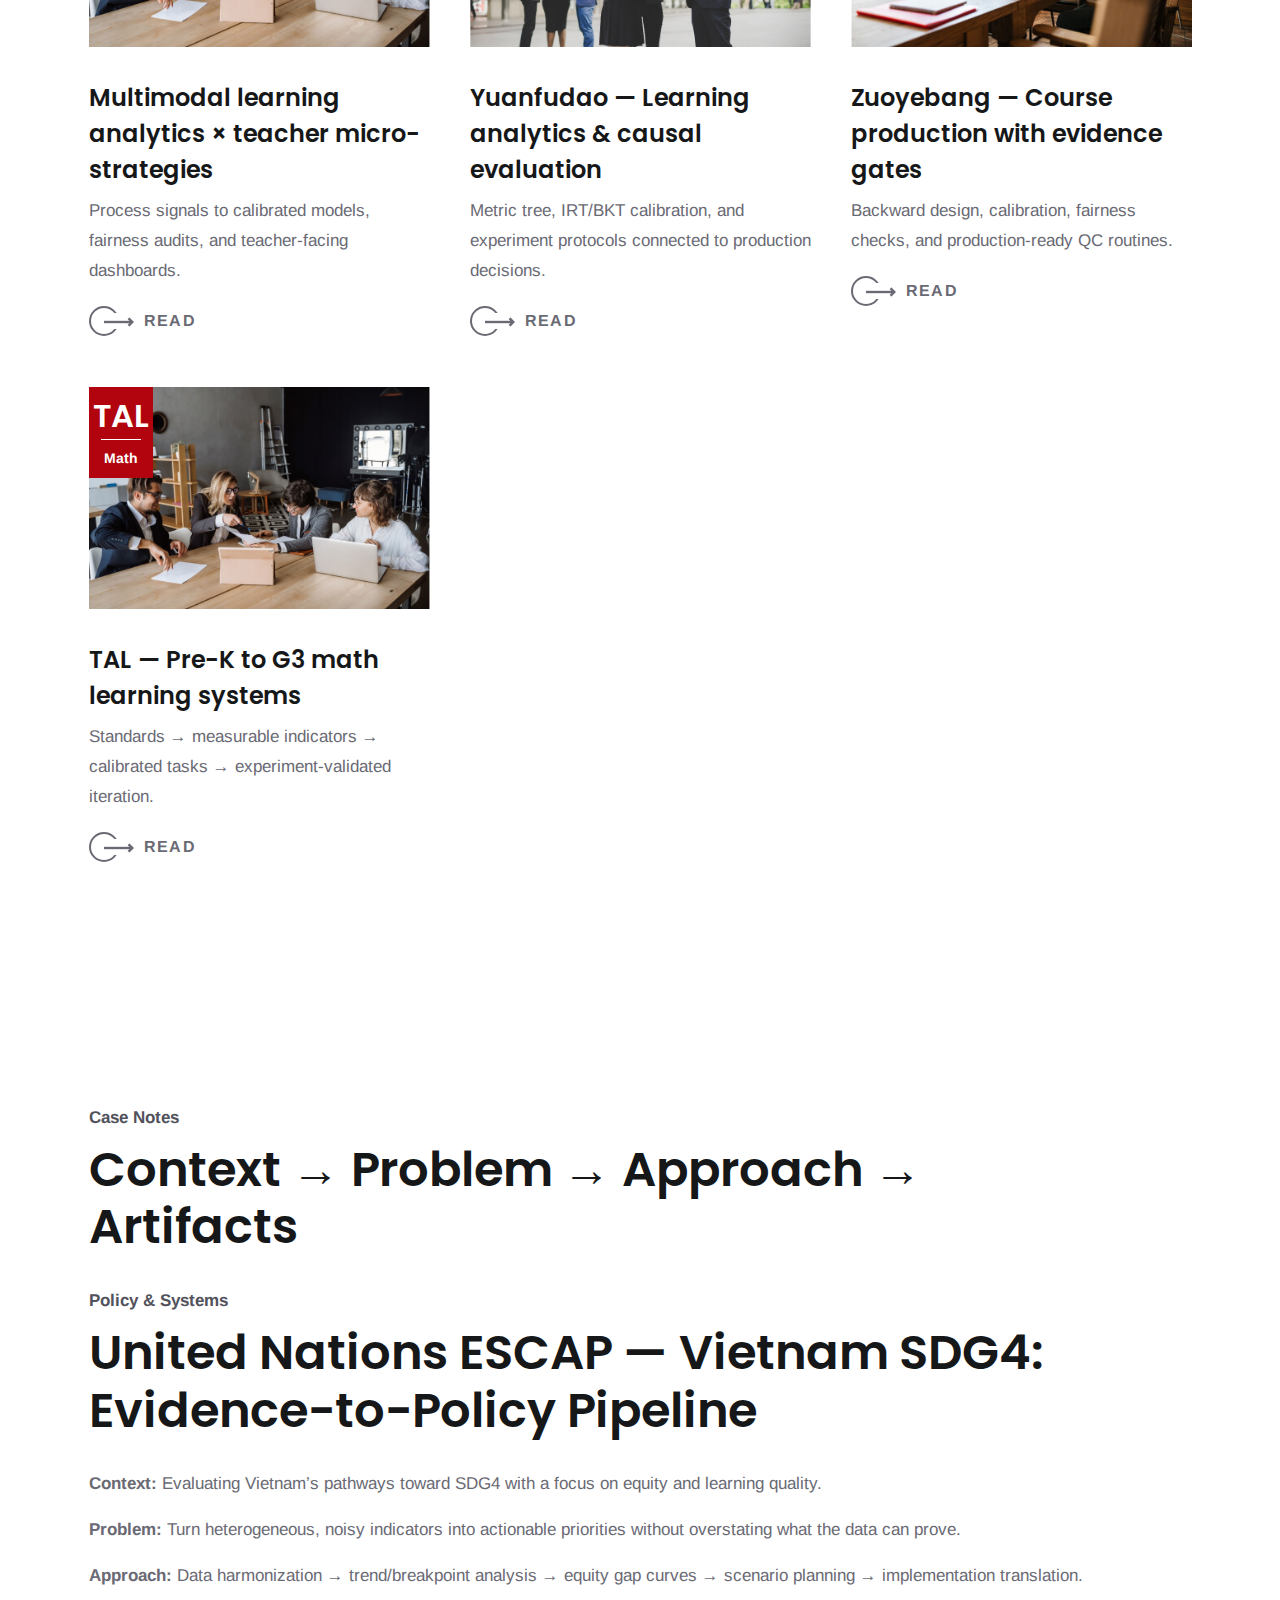
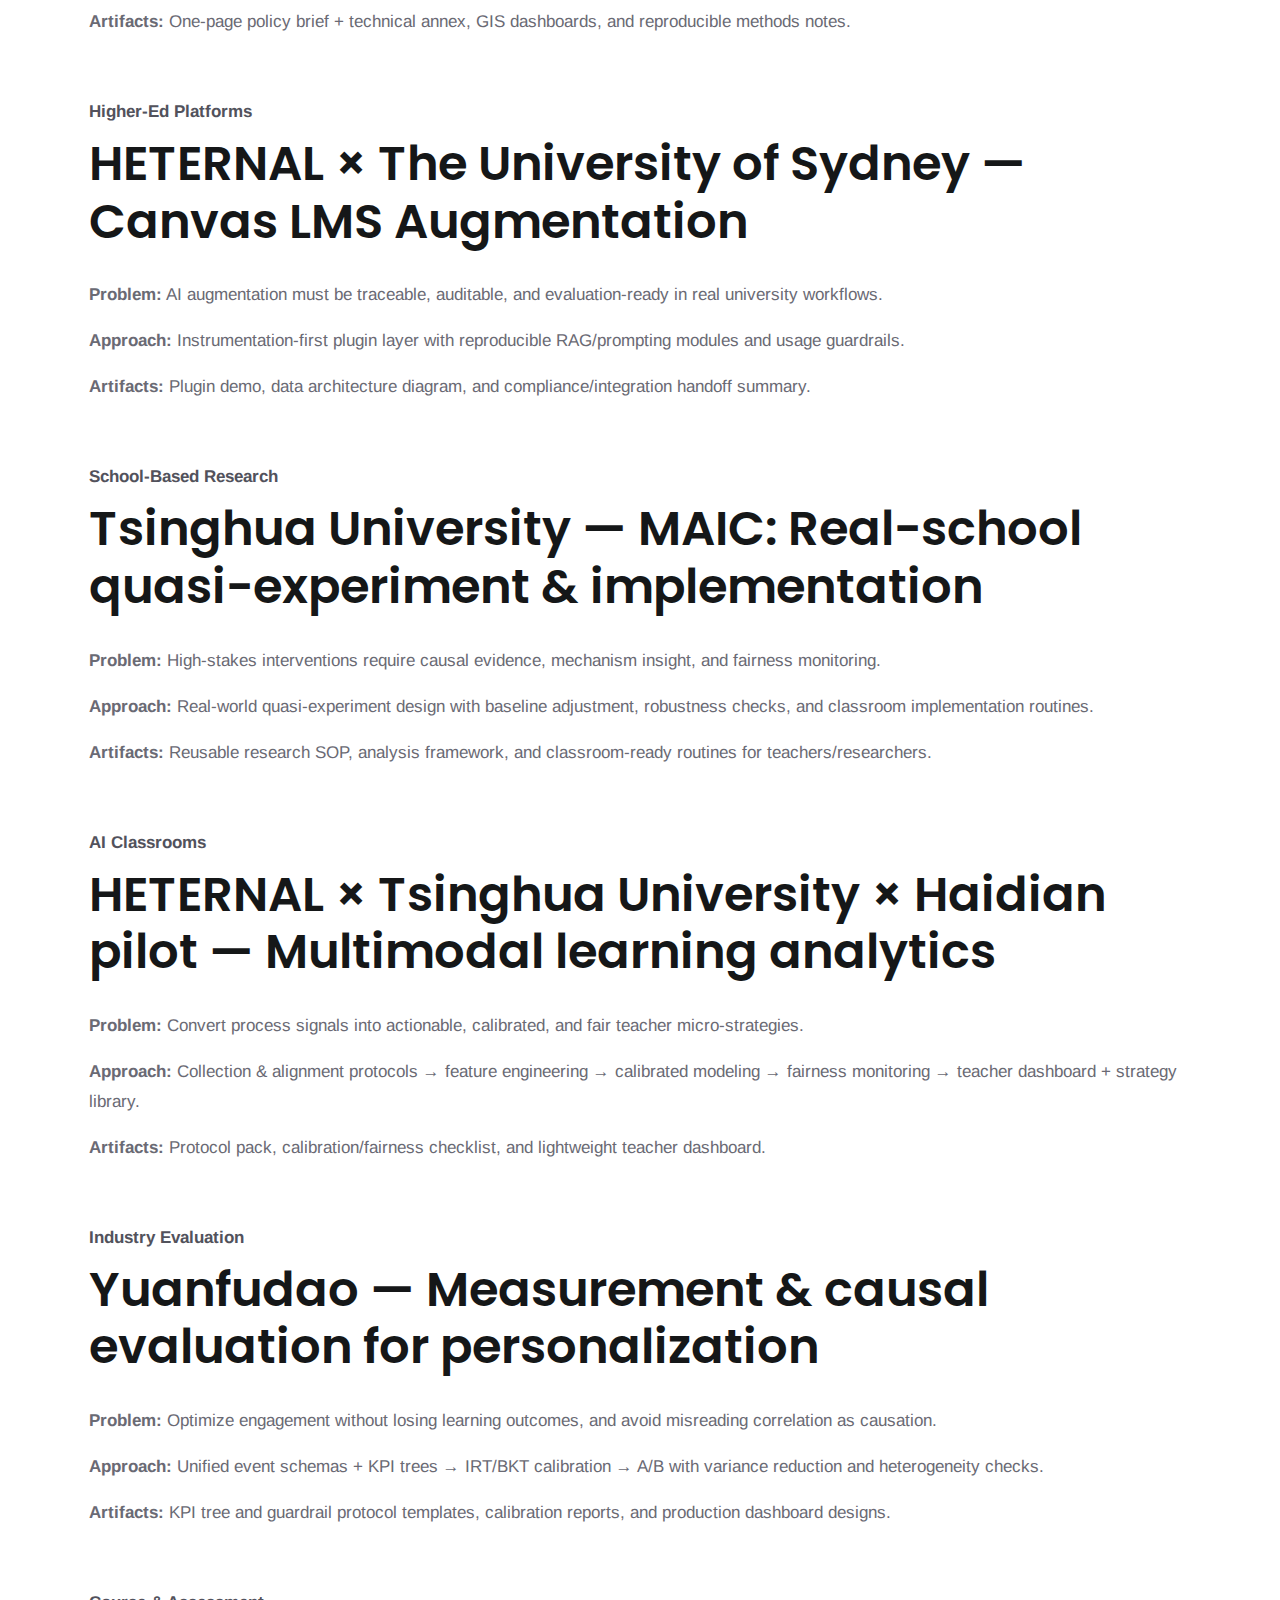
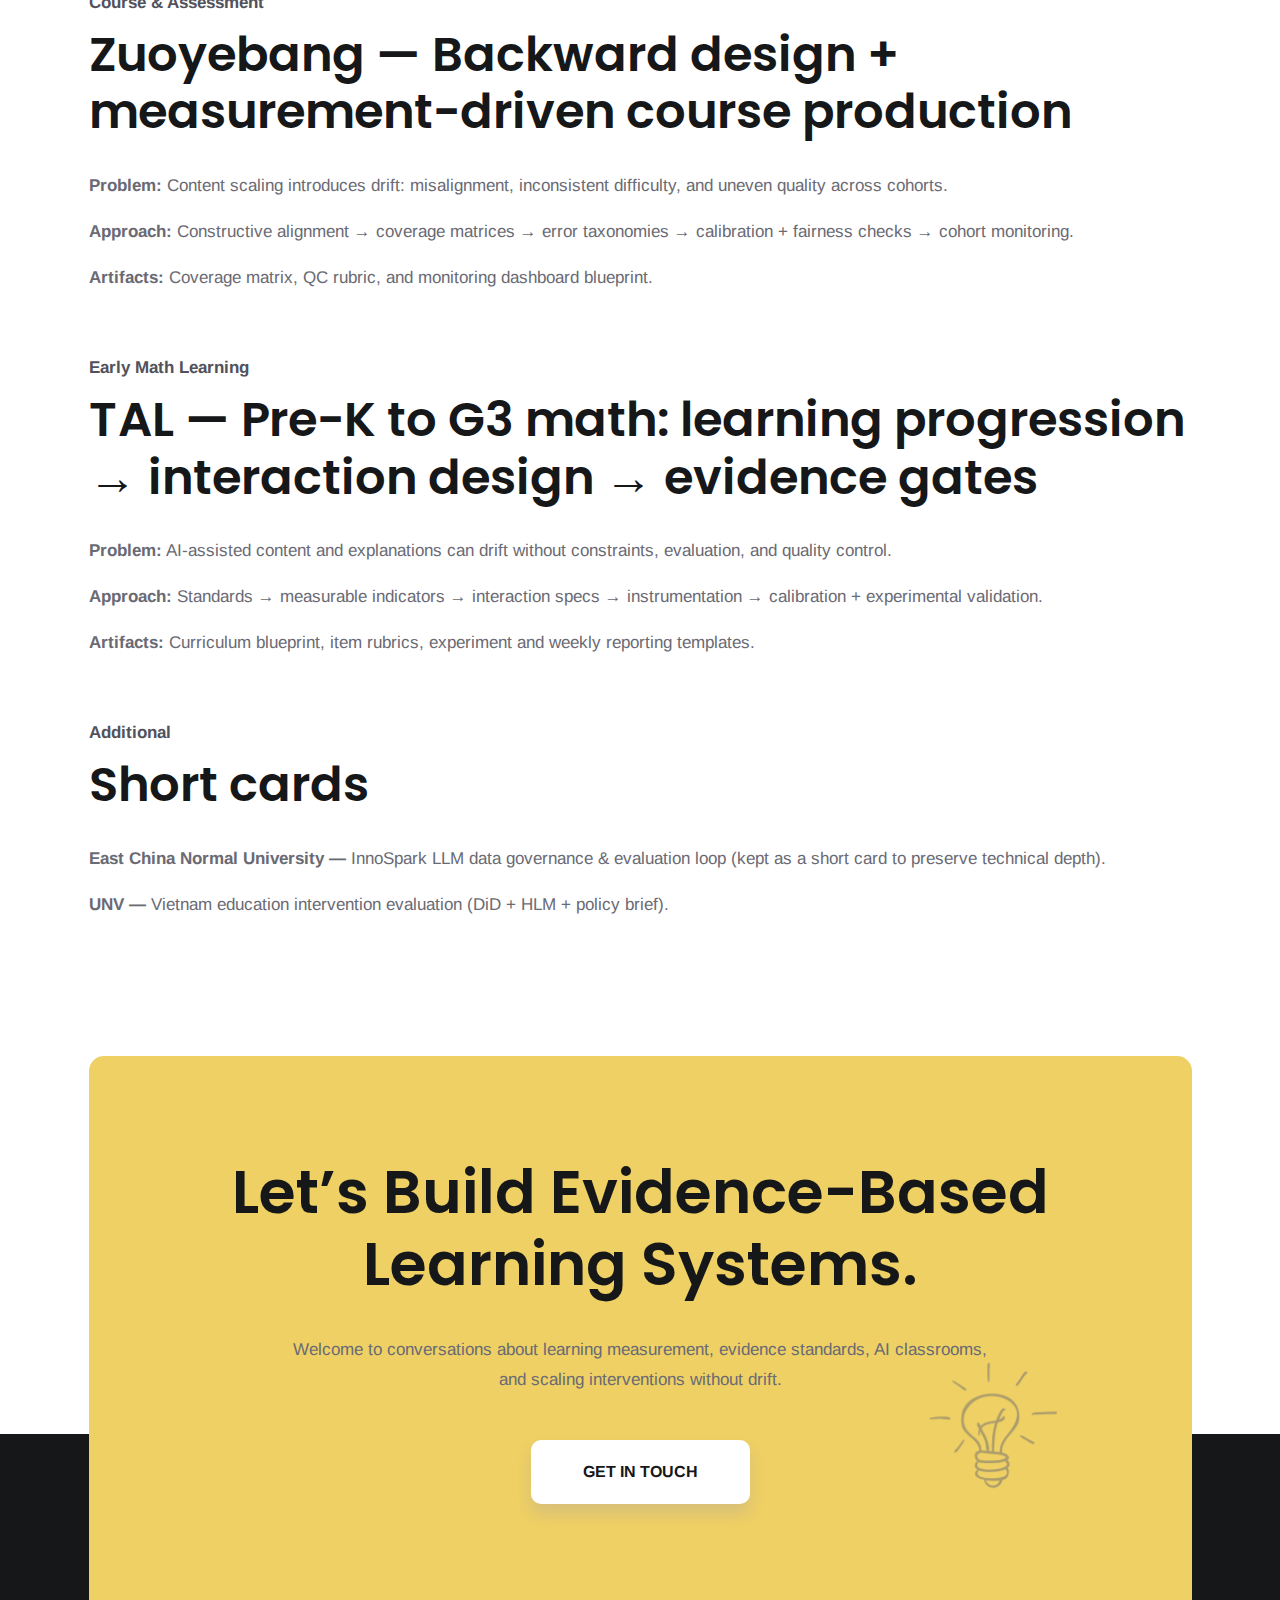
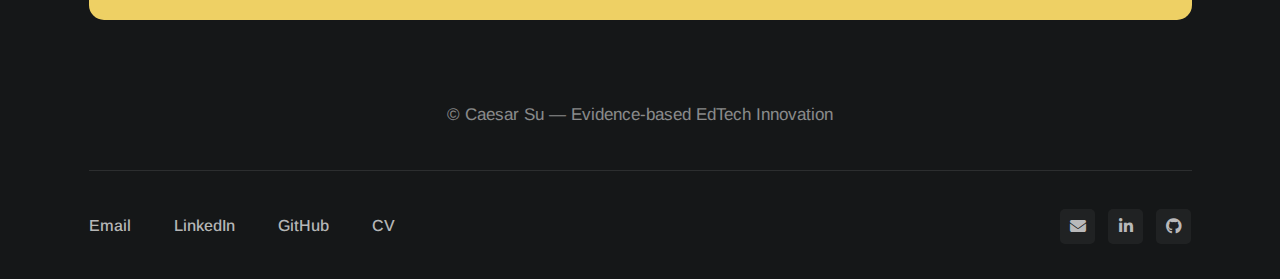
<file: work.html>
<!doctype html>
<html class="no-js" lang="en">

<head>
    <!-- Required Meta Tags Start -->
    <meta charset="utf-8">
    <meta http-equiv="x-ua-compatible" content="ie=edge">
    <title>Selected Work | Caesar Su</title>
    <meta name="description" content="Selected Work — Projects across policy evaluation, school-based research, and product innovation designed to produce evidence and deployable artifacts.">
    <meta name="keywords" content="EdTech Evaluation, Learning Analytics, Policy Evaluation, Quasi-experiments, Evidence Gates">
    <meta name="author" content="Caesar Su">
    <meta name="viewport" content="width=device-width, initial-scale=1, shrink-to-fit=no">
    <!-- Required Meta Tags End -->

    <!-- CSS here -->
    <link rel="stylesheet" href="static/css/bootstrap.css">
    <link rel="stylesheet" href="static/css/main.css">
</head>

<body>
    <!-- |==========================================| -->
    <!-- |=====|| Header Start ||===============| -->
    <header class="header home1">

        <!-- Header Menu Start -->
        <div class="header__menu">
            <div class="header__menu-wrapper">
                <div class="container_xl_fluid">
                    <div class="header__menu-outer">
                        <div class="row">
                            <div class="col-xxl-3 col-lg-4">
                                <div class="header__logo">
                                    <a href="index.html"><img src="static/picture/logo.png" alt="Caesar Su"></a>
                                </div>
                            </div>
                            <div class="col-xxl-9 col-lg-8">
                                <div class="main-menu text-xxl-center text-end">
                                    <nav id="mobile-menu">
                                        <ul>
                                            <li><a href="index.html">Home</a></li>
                                            <li><a href="research.html">Research Agenda</a></li>
                                            <li class="active"><a href="work.html">Selected Work</a></li>
                                            <li><a href="venture.html">Venture &amp; Product Innovation</a></li>
                                            <li><a href="cv.html">CV / Contact</a></li>
                                        </ul>
                                    </nav>
                                </div>
                                <div class="mobile-menu"></div>
                            </div>
                        </div>
                    </div>
                </div>
            </div>
        </div>
        <!-- Header Menu End -->
    </header>
    <!-- |=====|| Header End ||=================| -->
    <!-- |==========================================| -->


    <main>
        <!-- |==========================================| -->
        <!-- |=====|| Page Title Start ||===============| -->
        <section class="pageTitle1">
            <div class="pageTitle1__bg pageTitle1__bg__04"></div>
            <div class="pageTitle1__breadCrumb">
                <ul>
                    <li><a href="index.html">Home</a></li>
                    <li><span>Selected Work</span></li>
                </ul>
            </div>
            <div class="pageTitle1__padding">
                <div class="container_m container_l">
                    <div class="row">
                        <div class="col-lg-10">
                            <div class="pageTitle1__heading">
                                <h1>Selected Work</h1>
                            </div>
                        </div>
                    </div>
                </div>
            </div>
        </section>
        <!-- |=====|| Page Title End ||=================| -->
        <!-- |==========================================| -->


        <!-- |==========================================| -->
        <!-- |=====|| Work Grid Start ||===============| -->
        <section class="blog1">
            <div class="content_box_120_70">
                <div class="container_m_40 container_l">
                    <div class="row">
                        <div class="col-lg-8 offset-lg-2 col_padding">
                            <div class="title text-center mb-60">
                                <h5>Highlights</h5>
                                <h2>Projects built to produce <span>evidence</span> and deployable artifacts</h2>
                            </div>
                        </div>
                    </div>
                    <div class="row">
                        <div class="col-lg-4 col-md-6 col_padding">
                            <div class="blog1__item mb-50">
                                <div class="blog1__item__thumb">
                                    <img class="img_100" src="static/picture/blog-01.jpg" alt="UN ESCAP — Vietnam SDG4">
                                    <div class="blog1__item__thumb__data">
                                        <h4>UN</h4>
                                        <p>ESCAP</p>
                                    </div>
                                </div>
                                <div class="blog1__item__content">
                                    <h2>Vietnam SDG4: Evidence-to-Policy Pipeline</h2>
                                    <p>Equity diagnostics, uncertainty-aware reporting, and implementable policy packages.</p>
                                    <a class="btn2" href="#un-escap">
                                        <img src="static/picture/png-icon-11.png" alt="PNG">
                                        <span>Read</span>
                                    </a>
                                </div>
                            </div>
                        </div>
                        <div class="col-lg-4 col-md-6 col_padding">
                            <div class="blog1__item mb-50">
                                <div class="blog1__item__thumb">
                                    <img class="img_100" src="static/picture/blog-02.jpg" alt="HETERNAL × USYD — Canvas LMS">
                                    <div class="blog1__item__thumb__data">
                                        <h4>HET</h4>
                                        <p>ERNAL</p>
                                    </div>
                                </div>
                                <div class="blog1__item__content">
                                    <h2>Canvas LMS augmentation (USYD)</h2>
                                    <p>Traceable AI augmentation for communication and workflows with reproducible evaluation.</p>
                                    <a class="btn2" href="#heternal-canvas">
                                        <img src="static/picture/png-icon-11.png" alt="PNG">
                                        <span>Read</span>
                                    </a>
                                </div>
                            </div>
                        </div>
                        <div class="col-lg-4 col-md-6 col_padding">
                            <div class="blog1__item mb-50">
                                <div class="blog1__item__thumb">
                                    <img class="img_100" src="static/picture/blog-03.jpg" alt="Tsinghua University — MAIC">
                                    <div class="blog1__item__thumb__data">
                                        <h4>THU</h4>
                                        <p>MAIC</p>
                                    </div>
                                </div>
                                <div class="blog1__item__content">
                                    <h2>MAIC: Real-school quasi-experiment &amp; implementation</h2>
                                    <p>Designing evidence in high-stakes school settings and translating findings into routines.</p>
                                    <a class="btn2" href="#tsinghua-maic">
                                        <img src="static/picture/png-icon-11.png" alt="PNG">
                                        <span>Read</span>
                                    </a>
                                </div>
                            </div>
                        </div>
                        <div class="col-lg-4 col-md-6 col_padding">
                            <div class="blog1__item mb-50">
                                <div class="blog1__item__thumb">
                                    <img class="img_100" src="static/picture/blog-01.jpg" alt="HETERNAL × THU × Haidian — AI classroom">
                                    <div class="blog1__item__thumb__data">
                                        <h4>AI</h4>
                                        <p>K12</p>
                                    </div>
                                </div>
                                <div class="blog1__item__content">
                                    <h2>Multimodal learning analytics × teacher micro-strategies</h2>
                                    <p>Process signals to calibrated models, fairness audits, and teacher-facing dashboards.</p>
                                    <a class="btn2" href="#heternal-multimodal">
                                        <img src="static/picture/png-icon-11.png" alt="PNG">
                                        <span>Read</span>
                                    </a>
                                </div>
                            </div>
                        </div>
                        <div class="col-lg-4 col-md-6 col_padding">
                            <div class="blog1__item mb-50">
                                <div class="blog1__item__thumb">
                                    <img class="img_100" src="static/picture/blog-02.jpg" alt="Yuanfudao — Data Science">
                                    <div class="blog1__item__thumb__data">
                                        <h4>DS</h4>
                                        <p>IRT</p>
                                    </div>
                                </div>
                                <div class="blog1__item__content">
                                    <h2>Yuanfudao — Learning analytics &amp; causal evaluation</h2>
                                    <p>Metric tree, IRT/BKT calibration, and experiment protocols connected to production decisions.</p>
                                    <a class="btn2" href="#yuanfudao">
                                        <img src="static/picture/png-icon-11.png" alt="PNG">
                                        <span>Read</span>
                                    </a>
                                </div>
                            </div>
                        </div>
                        <div class="col-lg-4 col-md-6 col_padding">
                            <div class="blog1__item mb-50">
                                <div class="blog1__item__thumb">
                                    <img class="img_100" src="static/picture/blog-03.jpg" alt="Zuoyebang — Course Design">
                                    <div class="blog1__item__thumb__data">
                                        <h4>QC</h4>
                                        <p>DiD</p>
                                    </div>
                                </div>
                                <div class="blog1__item__content">
                                    <h2>Zuoyebang — Course production with evidence gates</h2>
                                    <p>Backward design, calibration, fairness checks, and production-ready QC routines.</p>
                                    <a class="btn2" href="#zuoyebang">
                                        <img src="static/picture/png-icon-11.png" alt="PNG">
                                        <span>Read</span>
                                    </a>
                                </div>
                            </div>
                        </div>
                        <div class="col-lg-4 col-md-6 col_padding">
                            <div class="blog1__item mb-50">
                                <div class="blog1__item__thumb">
                                    <img class="img_100" src="static/picture/blog-01.jpg" alt="TAL — Product Design">
                                    <div class="blog1__item__thumb__data">
                                        <h4>TAL</h4>
                                        <p>Math</p>
                                    </div>
                                </div>
                                <div class="blog1__item__content">
                                    <h2>TAL — Pre-K to G3 math learning systems</h2>
                                    <p>Standards → measurable indicators → calibrated tasks → experiment-validated iteration.</p>
                                    <a class="btn2" href="#tal">
                                        <img src="static/picture/png-icon-11.png" alt="PNG">
                                        <span>Read</span>
                                    </a>
                                </div>
                            </div>
                        </div>
                    </div>
                </div>
            </div>
        </section>
        <!-- |=====|| Work Grid End ||=================| -->
        <!-- |==========================================| -->


        <!-- |==========================================| -->
        <!-- |=====|| Work Details Start ||===============| -->
        <section>
            <div class="content_box_120">
                <div class="container_m container_l">
                    <div class="row">
                        <div class="col-lg-10">
                            <div class="title mb-30">
                                <h5>Case notes</h5>
                                <h2>Context → Problem → Approach → Artifacts</h2>
                            </div>
                        </div>
                    </div>

                    <div id="un-escap" class="mb-60">
                        <div class="title mb-30">
                            <h5>Policy &amp; systems</h5>
                            <h2>United Nations ESCAP — Vietnam SDG4: Evidence-to-Policy Pipeline</h2>
                        </div>
                        <p><strong>Context:</strong> Evaluating Vietnam’s pathways toward SDG4 with a focus on equity and learning quality.</p>
                        <p><strong>Problem:</strong> Turn heterogeneous, noisy indicators into actionable priorities without overstating what the data can prove.</p>
                        <p><strong>Approach:</strong> Data harmonization → trend/breakpoint analysis → equity gap curves → scenario planning → implementation translation.</p>
                        <p><strong>Artifacts:</strong> One-page policy brief + technical annex, GIS dashboards, and reproducible methods notes.</p>
                    </div>

                    <div id="heternal-canvas" class="mb-60">
                        <div class="title mb-30">
                            <h5>Higher-ed platforms</h5>
                            <h2>HETERNAL × The University of Sydney — Canvas LMS Augmentation</h2>
                        </div>
                        <p><strong>Problem:</strong> AI augmentation must be traceable, auditable, and evaluation-ready in real university workflows.</p>
                        <p><strong>Approach:</strong> Instrumentation-first plugin layer with reproducible RAG/prompting modules and usage guardrails.</p>
                        <p><strong>Artifacts:</strong> Plugin demo, data architecture diagram, and compliance/integration handoff summary.</p>
                    </div>

                    <div id="tsinghua-maic" class="mb-60">
                        <div class="title mb-30">
                            <h5>School-based research</h5>
                            <h2>Tsinghua University — MAIC: Real-school quasi-experiment &amp; implementation</h2>
                        </div>
                        <p><strong>Problem:</strong> High-stakes interventions require causal evidence, mechanism insight, and fairness monitoring.</p>
                        <p><strong>Approach:</strong> Real-world quasi-experiment design with baseline adjustment, robustness checks, and classroom implementation routines.</p>
                        <p><strong>Artifacts:</strong> Reusable research SOP, analysis framework, and classroom-ready routines for teachers/researchers.</p>
                    </div>

                    <div id="heternal-multimodal" class="mb-60">
                        <div class="title mb-30">
                            <h5>AI classrooms</h5>
                            <h2>HETERNAL × Tsinghua University × Haidian pilot — Multimodal learning analytics</h2>
                        </div>
                        <p><strong>Problem:</strong> Convert process signals into actionable, calibrated, and fair teacher micro-strategies.</p>
                        <p><strong>Approach:</strong> Collection &amp; alignment protocols → feature engineering → calibrated modeling → fairness monitoring → teacher dashboard + strategy library.</p>
                        <p><strong>Artifacts:</strong> Protocol pack, calibration/fairness checklist, and lightweight teacher dashboard.</p>
                    </div>

                    <div id="yuanfudao" class="mb-60">
                        <div class="title mb-30">
                            <h5>Industry evaluation</h5>
                            <h2>Yuanfudao — Measurement &amp; causal evaluation for personalization</h2>
                        </div>
                        <p><strong>Problem:</strong> Optimize engagement without losing learning outcomes, and avoid misreading correlation as causation.</p>
                        <p><strong>Approach:</strong> Unified event schemas + KPI trees → IRT/BKT calibration → A/B with variance reduction and heterogeneity checks.</p>
                        <p><strong>Artifacts:</strong> KPI tree and guardrail protocol templates, calibration reports, and production dashboard designs.</p>
                    </div>

                    <div id="zuoyebang" class="mb-60">
                        <div class="title mb-30">
                            <h5>Course &amp; assessment</h5>
                            <h2>Zuoyebang — Backward design + measurement-driven course production</h2>
                        </div>
                        <p><strong>Problem:</strong> Content scaling introduces drift: misalignment, inconsistent difficulty, and uneven quality across cohorts.</p>
                        <p><strong>Approach:</strong> Constructive alignment → coverage matrices → error taxonomies → calibration + fairness checks → cohort monitoring.</p>
                        <p><strong>Artifacts:</strong> Coverage matrix, QC rubric, and monitoring dashboard blueprint.</p>
                    </div>

                    <div id="tal" class="mb-60">
                        <div class="title mb-30">
                            <h5>Early math learning</h5>
                            <h2>TAL — Pre-K to G3 math: learning progression → interaction design → evidence gates</h2>
                        </div>
                        <p><strong>Problem:</strong> AI-assisted content and explanations can drift without constraints, evaluation, and quality control.</p>
                        <p><strong>Approach:</strong> Standards → measurable indicators → interaction specs → instrumentation → calibration + experimental validation.</p>
                        <p><strong>Artifacts:</strong> Curriculum blueprint, item rubrics, experiment and weekly reporting templates.</p>
                    </div>

                    <div class="title mt-60 mb-30">
                        <h5>Additional</h5>
                        <h2>Short cards</h2>
                    </div>
                    <p><strong>East China Normal University —</strong> InnoSpark LLM data governance &amp; evaluation loop (kept as a short card to preserve technical depth).</p>
                    <p><strong>UNV —</strong> Vietnam education intervention evaluation (DiD + HLM + policy brief).</p>
                </div>
            </div>
        </section>
        <!-- |=====|| Work Details End ||=================| -->
        <!-- |==========================================| -->
    </main>


    <!-- |==========================================| -->
    <!-- |=====|| Footer Start ||===============| -->
    <footer class="footer1">
        <div class="footer1__cta">
            <div class="container_m_30 container_l">
                <div class="row">
                    <div class="col-md-12 col_padding">
                        <div class="footer1__cta__content text-center">
                            <div class="footer1__cta__thumb">
                                <img src="static/picture/png-img-22.png" alt="PNG">
                            </div>
                            <h2>Let’s build evidence-based learning systems.</h2>
                            <p>Welcome to conversations about learning measurement, evidence standards, AI classrooms, and scaling interventions without drift.</p>
                            <a href="cv.html" class="btn3">Get in touch</a>
                        </div>
                    </div>
                </div>
            </div>
        </div>
        <div class="footer1__bottom">
            <div class="container_m_30 container_l">
                <div class="row">
                    <div class="col-md-12 col_padding">
                        <div class="footer1__bottom__copyRight text-center">
                            <p>© Caesar Su — Evidence-based EdTech Innovation</p>
                        </div>
                    </div>
                </div>
                <div class="row">
                    <div class="col-lg-8 col_padding">
                        <div class="footer1__bottom__nav text-center text-lg-start">
                            <a href="cv.html#contact">Email</a>
                            <a href="#" aria-label="LinkedIn">LinkedIn</a>
                            <a href="#" aria-label="GitHub">GitHub</a>
                            <a href="cv.html#cv">CV</a>
                        </div>
                    </div>
                    <div class="col-lg-4 col_padding">
                        <div class="footer1__bottom__social text-center text-lg-end">
                            <a href="cv.html#contact" aria-label="Email"><i class="fa-solid fa-envelope"></i></a>
                            <a href="#" aria-label="LinkedIn"><i class="fab fa-linkedin-in"></i></a>
                            <a href="#" aria-label="GitHub"><i class="fab fa-github"></i></a>
                        </div>
                    </div>
                </div>
            </div>
        </div>
    </footer>
    <!-- |=====|| Footer End ||=================| -->
    <!-- |==========================================| -->


    <!-- |==========================================| -->
    <!-- |=====|| ScrollToTop Start ||===============| -->
    <a href="#" class="scrollToTop">
        <i class="fas fa-level-up-alt"></i>
    </a>
    <!-- |=====|| ScrollToTop End ||=================| -->
    <!-- |==========================================| -->


    <!-- JS here -->
    <script src="static/js/modernizr-3.6.0.min.js"></script>
    <script src="static/js/jquery-3.6.2.min.js"></script>
    <script src="static/js/popper.min.js"></script>
    <script src="static/js/bootstrap.min.js"></script>
    <script src="static/js/jquery.waypoints.min.js"></script>
    <script src="static/js/jquery.easing.1.3.js"></script>
    <script src="static/js/plugins.js"></script>
    <script src="static/js/owl.carousel.min.js"></script>
    <script src="static/js/slick.min.js"></script>
    <script src="static/js/wow.min.js"></script>
    <script src="static/js/jquery.counterup.min.js"></script>
    <script src="static/js/isotope.pkgd.min.js"></script>
    <script src="static/js/jquery.nice-select.min.js"></script>
    <script src="static/js/jquery.fancybox.min.js"></script>
    <script src="static/js/jquery.meanmenu.min.js"></script>
    <script src="static/js/one-page-nav-min.js"></script>
    <script src="static/js/feather.min.js"></script>
    <script src="static/js/main.js"></script>
</body>

</html>
</file>
<file: static/css/main.css>
/***************************************************
================ Master Stylesheet =================
====================================================
Template Name: 
Template URL:
Description: 
Author: 
Author URL:
Version: 1.0
****************************************************/


/***************************************************
=================== CSS INDEX ======================
====================================================
01. Google Font
02. Reset CSS
03. Animations
04. Preloader
05. Scroll To Top
06. Input
07. Button
08. Heading And Page Title
09. Header
10. Footer
11. Slider And Hero
12. Service And Feature
13. Project And Portfolio
14. Blog or News
15. Testimonial
16. Team
17. About
18. Sidebar
19. Detail Pages
20. Contact
21. Other Sections (Author CSS End)
22. Helper classes
****************************************************/


/*==================================================
===| 01. Google Font
===================================================*/
/*
font-family: 'Arimo', sans-serif;
font-family: 'Poppins', sans-serif;
*/
@import url("css2.css");
@import url("fontawesome-all.css");
@import url("themify-icons.css");
@import url("flaticon.css");
@import url("owl.carousel.min.css");
@import url("owl.theme.default.css");
@import url("animate.css");
@import url("slick.css");
@import url("nice-select.css");
@import url("jquery.fancybox.css");
@import url("jquery-ui.css");
@import url("default.css");

:root {
  --primary_color_01: #B1040E;
  --primary_color_01_bg: #EEEEFD;
  --secondary_color_01: #33CC79;
  --secondary_color_01_bg: #EBFAF2;
  --secondary_color_02: #EED064;
  --secondary_color_02_bg: #FDFAEF;
  --tertiary_color_01: #151718;
  --border_color_01: #E8E8E8;
  --font_color_01: #6A6A74;
  --heading_color_01: #151718;
  --sub_heading_color_01: #52525C;
  --gray_bg_01: #F7F8FA;
  --button_bg_01: #F1F0EC;
  --font_display: 'Poppins', sans-serif;
  --font_primary: 'Arimo', sans-serif;
}


/*==================================================
===| 02. Reset CSS
===================================================*/
*,
*:before,
*:after {
  padding: 0;
  margin: 0;
  -webkit-box-sizing: inherit;
  box-sizing: inherit;
}

html {
  -webkit-box-sizing: border-box;
  box-sizing: border-box;
  font-size: 100%;
}

html,
body {
  min-height: 100%;
}

h1 a,
h2 a,
h3 a,
h4 a,
h5 a,
h6 a {
  color: inherit;
}

ul {
  margin: 0;
  padding: 0;
}

ul li {
  list-style: none;
}

img {
  max-width: 100%;
  height: auto;
}

i {
  font-style: normal;
}

figure {
  margin: 0;
  padding: 0;
}

.clearfix:after {
  content: "";
  clear: both;
  display: table;
}

a,
a:active,
a:focus {
  text-decoration: none;
  outline: none;
  border: none;
  -webkit-transition: .3s;
  -o-transition: .3s;
  transition: .3s;
}

a:hover {
  text-decoration: none;
  outline: none;
  color: var(--primary_color_01);
  border: none;
  -webkit-transition: .3s;
  -o-transition: .3s;
  transition: .3s;
}

label {
  color: var(--font_color_01);
  cursor: pointer;
  font-size: 14px;
  font-weight: normal;
}

a:focus,
input:focus,
textarea:focus,
button:focus {
  outline: 0 solid;
}

body {
  font-family: var(--font_primary);
  color: var(--font_color_01);
  font-size: 17px;
}

p {
  font-family: var(--font_primary);
  font-weight: normal;
  color: var(--font_color_01);
  font-size: 17px;
  line-height: 30px;
}

h1,
h2,
h3,
h4,
h5,
h6 {
  font-family: var(--font_display);
  color: var(--heading_color_01);
  font-weight: 600;
}

button {
  cursor: pointer;
}

button.button {
  background: transparent;
  border: 0px;
  -webkit-transition: .3s;
  -o-transition: .3s;
  transition: .3s;
}

::-moz-selection {
  background: var(--primary_color_01);
  color: #fff;
  text-shadow: none;
}

::selection {
  background: var(--primary_color_01);
  color: #fff;
  text-shadow: none;
}

.container_m {
  position: static;
  max-width: 1194px;
  padding: 0px 12px;
  margin: 0px auto;
  width: 100%;
}

@media only screen and (max-width: 1399px) {
  .container_m {
    max-width: 1127px;
  }
}

@media only screen and (max-width: 1199px) {
  .container_m {
    padding: 0px 30px;
  }
}

@media only screen and (max-width: 991px) {
  .container_m {
    padding: 0px 15px;
  }
}

.container_l {
  position: static;
  max-width: 1344px;
  padding: 0px 12px;
  margin: 0px auto;
  width: 100%;
}

@media only screen and (max-width: 1399px) {
  .container_l {
    max-width: 1127px;
  }
}

@media only screen and (max-width: 1199px) {
  .container_l {
    padding: 0px 30px;
  }
}

@media only screen and (max-width: 991px) {
  .container_l {
    padding: 0px 15px;
  }
}

.container_m_30 {
  position: static;
  max-width: 1210px;
  padding: 0px 17px;
  margin: 0px auto;
  width: 100%;
}

.container_m_30.container_l {
  max-width: 1360px;
}

@media only screen and (max-width: 1399px) {
  .container_m_30.container_l {
    max-width: 1143px;
  }
}

@media only screen and (max-width: 1199px) {
  .container_m_30.container_l {
    max-width: 1127px;
  }
}

@media only screen and (max-width: 1399px) {
  .container_m_30 {
    max-width: 1143px;
  }
}

@media only screen and (max-width: 1199px) {
  .container_m_30 {
    max-width: 1127px;
    padding: 0px 30px;
  }
}

@media only screen and (max-width: 991px) {
  .container_m_30 {
    padding: 0px 15px;
  }
}

.container_m_30 .col_padding {
  padding-left: 15px;
  padding-right: 15px;
}

@media only screen and (max-width: 1199px) {
  .container_m_30 .col_padding {
    padding-left: 12px;
    padding-right: 12px;
  }
}

.container_m_40 {
  position: static;
  max-width: 1210px;
  padding: 0px 12px;
  margin: 0px auto;
  width: 100%;
}

.container_m_40.container_l {
  max-width: 1360px;
}

@media only screen and (max-width: 1399px) {
  .container_m_40.container_l {
    max-width: 1143px;
  }
}

@media only screen and (max-width: 1199px) {
  .container_m_40.container_l {
    max-width: 1127px;
  }
}

@media only screen and (max-width: 1399px) {
  .container_m_40 {
    max-width: 1143px;
  }
}

@media only screen and (max-width: 1199px) {
  .container_m_40 {
    max-width: 1127px;
    padding: 0px 30px;
  }
}

@media only screen and (max-width: 991px) {
  .container_m_40 {
    padding: 0px 15px;
  }
}

.container_m_40 .col_padding {
  padding-left: 20px;
  padding-right: 20px;
}

@media only screen and (max-width: 1199px) {
  .container_m_40 .col_padding {
    padding-left: 12px;
    padding-right: 12px;
  }
}

.container_m_50 {
  position: static;
  max-width: 1220px;
  padding: 0px 12px;
  margin: 0px auto;
  width: 100%;
}

.container_m_50.container_l {
  max-width: 1370px;
}

@media only screen and (max-width: 1399px) {
  .container_m_50.container_l {
    max-width: 1143px;
  }
}

@media only screen and (max-width: 1199px) {
  .container_m_50.container_l {
    max-width: 1127px;
  }
}

@media only screen and (max-width: 1399px) {
  .container_m_50 {
    max-width: 1143px;
  }
}

@media only screen and (max-width: 1199px) {
  .container_m_50 {
    max-width: 1127px;
    padding: 0px 27px;
  }
}

@media only screen and (max-width: 991px) {
  .container_m_50 {
    padding: 0px 15px;
  }
}

.container_m_50 .col_padding {
  padding-left: 25px;
  padding-right: 25px;
}

@media only screen and (max-width: 1399px) {
  .container_m_50 .col_padding {
    padding-left: 20px;
    padding-right: 20px;
  }
}

@media only screen and (max-width: 1199px) {
  .container_m_50 .col_padding {
    padding-left: 15px;
    padding-right: 15px;
  }
}

@media only screen and (max-width: 991px) {
  .container_m_50 .col_padding {
    padding-left: 12px;
    padding-right: 12px;
  }
}

.container_m_60 {
  position: static;
  max-width: 1230px;
  padding: 0px 12px;
  margin: 0px auto;
  width: 100%;
}

.container_m_60.container_l {
  max-width: 1380px;
}

@media only screen and (max-width: 1399px) {
  .container_m_60.container_l {
    max-width: 1153px;
  }
}

@media only screen and (max-width: 1199px) {
  .container_m_60.container_l {
    max-width: 1127px;
  }
}

@media only screen and (max-width: 1399px) {
  .container_m_60 {
    max-width: 1153px;
  }
}

@media only screen and (max-width: 1199px) {
  .container_m_60 {
    max-width: 1127px;
    padding: 0px 22px;
  }
}

@media only screen and (max-width: 991px) {
  .container_m_60 {
    padding: 0px 15px;
  }
}

.container_m_60 .col_padding {
  padding-left: 30px;
  padding-right: 30px;
}

@media only screen and (max-width: 1399px) {
  .container_m_60 .col_padding {
    padding-left: 25px;
    padding-right: 25px;
  }
}

@media only screen and (max-width: 1199px) {
  .container_m_60 .col_padding {
    padding-left: 20px;
    padding-right: 20px;
  }
}

@media only screen and (max-width: 991px) {
  .container_m_60 .col_padding {
    padding-left: 12px;
    padding-right: 12px;
  }
}

.container_m_70 {
  position: static;
  max-width: 1240px;
  padding: 0px 12px;
  margin: 0px auto;
  width: 100%;
}

.container_m_70.container_l {
  max-width: 1390px;
}

@media only screen and (max-width: 1399px) {
  .container_m_70.container_l {
    max-width: 1163px;
  }
}

@media only screen and (max-width: 1199px) {
  .container_m_70.container_l {
    max-width: 1127px;
  }
}

@media only screen and (max-width: 1399px) {
  .container_m_70 {
    max-width: 1163px;
  }
}

@media only screen and (max-width: 1199px) {
  .container_m_70 {
    max-width: 1127px;
    padding: 0px 17px;
  }
}

@media only screen and (max-width: 991px) {
  .container_m_70 {
    padding: 0px 15px;
  }
}

.container_m_70 .col_padding {
  padding-left: 35px;
  padding-right: 35px;
}

@media only screen and (max-width: 1399px) {
  .container_m_70 .col_padding {
    padding-left: 30px;
    padding-right: 30px;
  }
}

@media only screen and (max-width: 1199px) {
  .container_m_70 .col_padding {
    padding-left: 25px;
    padding-right: 25px;
  }
}

@media only screen and (max-width: 991px) {
  .container_m_70 .col_padding {
    padding-left: 12px;
    padding-right: 12px;
  }
}

.container_m_80 {
  position: static;
  max-width: 1250px;
  padding: 0px 12px;
  margin: 0px auto;
  width: 100%;
}

.container_m_80.container_l {
  max-width: 1399px;
}

@media only screen and (max-width: 1399px) {
  .container_m_80.container_l {
    max-width: 1163px;
  }
}

@media only screen and (max-width: 1199px) {
  .container_m_80.container_l {
    max-width: 1127px;
  }
}

@media only screen and (max-width: 1399px) {
  .container_m_80 {
    max-width: 1163px;
  }
}

@media only screen and (max-width: 1199px) {
  .container_m_80 {
    max-width: 1127px;
    padding: 0px 17px;
  }
}

@media only screen and (max-width: 991px) {
  .container_m_80 {
    padding: 0px 15px;
  }
}

.container_m_80 .col_padding {
  padding-left: 40px;
  padding-right: 40px;
}

@media only screen and (max-width: 1399px) {
  .container_m_80 .col_padding {
    padding-left: 30px;
    padding-right: 30px;
  }
}

@media only screen and (max-width: 1199px) {
  .container_m_80 .col_padding {
    padding-left: 25px;
    padding-right: 25px;
  }
}

@media only screen and (max-width: 991px) {
  .container_m_80 .col_padding {
    padding-left: 12px;
    padding-right: 12px;
  }
}

.container_xl_fluid {
  position: static;
  max-width: 100%;
  padding: 0px 12px;
  margin: 0px auto;
  width: 100%;
}

@media only screen and (max-width: 1199px) {
  .container_xl_fluid {
    padding: 0px 30px;
  }
}

@media only screen and (max-width: 991px) {
  .container_xl_fluid {
    padding: 0px 15px;
  }
}

.content_box_120 {
  padding-top: 120px;
  padding-bottom: 120px;
}

@media only screen and (max-width: 1199px) {
  .content_box_120 {
    padding-top: 100px;
    padding-bottom: 100px;
  }
}

@media only screen and (max-width: 767px) {
  .content_box_120 {
    padding-top: 80px;
    padding-bottom: 80px;
  }
}

.content_box_120_90 {
  padding-top: 120px;
  padding-bottom: 90px;
}

@media only screen and (max-width: 1199px) {
  .content_box_120_90 {
    padding-top: 100px;
    padding-bottom: 70px;
  }
}

@media only screen and (max-width: 767px) {
  .content_box_120_90 {
    padding-top: 80px;
    padding-bottom: 50px;
  }
}

.content_box_120_80 {
  padding-top: 120px;
  padding-bottom: 80px;
}

@media only screen and (max-width: 1199px) {
  .content_box_120_80 {
    padding-top: 100px;
    padding-bottom: 60px;
  }
}

@media only screen and (max-width: 767px) {
  .content_box_120_80 {
    padding-top: 80px;
    padding-bottom: 40px;
  }
}

.content_box_120_70 {
  padding-top: 120px;
  padding-bottom: 70px;
}

@media only screen and (max-width: 1199px) {
  .content_box_120_70 {
    padding-top: 100px;
    padding-bottom: 50px;
  }
}

@media only screen and (max-width: 767px) {
  .content_box_120_70 {
    padding-top: 80px;
    padding-bottom: 30px;
  }
}

.content_box_120_60 {
  padding-top: 120px;
  padding-bottom: 60px;
}

@media only screen and (max-width: 1199px) {
  .content_box_120_60 {
    padding-top: 100px;
    padding-bottom: 40px;
  }
}

@media only screen and (max-width: 767px) {
  .content_box_120_60 {
    padding-top: 80px;
    padding-bottom: 20px;
  }
}

.content_box_120_50 {
  padding-top: 120px;
  padding-bottom: 50px;
}

@media only screen and (max-width: 1199px) {
  .content_box_120_50 {
    padding-top: 100px;
    padding-bottom: 30px;
  }
}

@media only screen and (max-width: 767px) {
  .content_box_120_50 {
    padding-top: 80px;
    padding-bottom: 10px;
  }
}

.content_box_120_40 {
  padding-top: 120px;
  padding-bottom: 40px;
}

@media only screen and (max-width: 1199px) {
  .content_box_120_40 {
    padding-top: 100px;
    padding-bottom: 20px;
  }
}

@media only screen and (max-width: 767px) {
  .content_box_120_40 {
    padding-top: 80px;
    padding-bottom: 00px;
  }
}

.content_box_pob_120 {
  padding-bottom: 120px;
}

@media only screen and (max-width: 1199px) {
  .content_box_pob_120 {
    padding-bottom: 100px;
  }
}

@media only screen and (max-width: 767px) {
  .content_box_pob_120 {
    padding-bottom: 80px;
  }
}

.content_box_pob_120_90 {
  padding-bottom: 90px;
}

@media only screen and (max-width: 1199px) {
  .content_box_pob_120_90 {
    padding-bottom: 70px;
  }
}

@media only screen and (max-width: 767px) {
  .content_box_pob_120_90 {
    padding-bottom: 50px;
  }
}

.content_box_pob_120_80 {
  padding-bottom: 80px;
}

@media only screen and (max-width: 1199px) {
  .content_box_pob_120_80 {
    padding-bottom: 60px;
  }
}

@media only screen and (max-width: 767px) {
  .content_box_pob_120_80 {
    padding-bottom: 40px;
  }
}

.content_box_pob_120_70 {
  padding-bottom: 70px;
}

@media only screen and (max-width: 1199px) {
  .content_box_pob_120_70 {
    padding-bottom: 50px;
  }
}

@media only screen and (max-width: 767px) {
  .content_box_pob_120_70 {
    padding-bottom: 30px;
  }
}

.content_box_pob_120_60 {
  padding-bottom: 60px;
}

@media only screen and (max-width: 1199px) {
  .content_box_pob_120_60 {
    padding-bottom: 40px;
  }
}

@media only screen and (max-width: 767px) {
  .content_box_pob_120_60 {
    padding-bottom: 20px;
  }
}

.content_box_pob_120_50 {
  padding-bottom: 50px;
}

@media only screen and (max-width: 1199px) {
  .content_box_pob_120_50 {
    padding-bottom: 30px;
  }
}

@media only screen and (max-width: 767px) {
  .content_box_pob_120_50 {
    padding-bottom: 10px;
  }
}

.content_box_pob_120_40 {
  padding-bottom: 40px;
}

@media only screen and (max-width: 1199px) {
  .content_box_pob_120_40 {
    padding-bottom: 20px;
  }
}

@media only screen and (max-width: 767px) {
  .content_box_pob_120_40 {
    padding-bottom: 0px;
  }
}

.content_box_pot_120 {
  padding-top: 120px;
}

@media only screen and (max-width: 1199px) {
  .content_box_pot_120 {
    padding-top: 100px;
  }
}

@media only screen and (max-width: 767px) {
  .content_box_pot_120 {
    padding-top: 80px;
  }
}

.clear {
  clear: both;
}

@media only screen and (max-width: 991px) {
  .mt_laptop1_50 {
    margin-top: 50px;
  }
}

@media only screen and (max-width: 767px) {
  .mt_tab1_50 {
    margin-top: 50px;
  }
}

.gray_bg {
  background-color: #f7f7f7;
}

.img_100 {
  width: 100%;
  height: auto;
}

.f_left {
  float: left !important;
}

.f_right {
  float: right !important;
}

.fix {
  overflow: hidden !important;
}

.white_bg {
  background-color: #fff;
}

.white {
  color: #fff;
}

.vh_100 {
  height: 100vh;
}

.nice-select {
  width: 100%;
  border-radius: 0px;
  border: 1px solid #ddd;
}

.nice-select.open,
.nice-select:active,
.nice-select:focus {
  border-color: var(--primary_color_01);
}

#amount_shop {
  border: 0px;
  color: var(--heading_color_01);
  font-weight: bold;
}

.header.home1 .header__menu {
  min-height: 95px;
}

@media only screen and (max-width: 991px) {
  .header.home1 .header__menu {
    min-height: 75px;
  }
}

.header.home1 .header__menu-wrapper {
  position: relative;
}

.header.home1 .menu_sticky {
  position: fixed;
  top: 0;
  left: 0;
  right: 0;
  width: 100%;
  background: #fff;
  z-index: 1010;
  -webkit-box-shadow: 0 10px 15px -10px rgba(25, 25, 25, 0.1);
  box-shadow: 0 10px 15px -10px rgba(25, 25, 25, 0.1);
}

@media only screen and (max-width: 991px) {
  .header.home1 .menu_sticky {
    background: #fff;
  }
}

.mapouter {
  position: relative;
  width: 100%;
  height: 600px;
}

@media only screen and (max-width: 991px) {
  .mapouter {
    height: 500px;
  }
}

@media only screen and (max-width: 575px) {
  .mapouter {
    height: 400px;
  }
}

.mapouter .gmap_canvas {
  overflow: hidden;
  background: none !important;
  height: 100%;
  width: 100%;
}

.mapouter .gmap_canvas iframe {
  width: 100%;
  height: 100%;
  border: 0px;
  overflow: hidden;
  margin: 0px;
}

.circle-chart {
  width: 150px;
  height: 150px;
}

.circle-chart__circle {
  stroke: #00acc1;
  stroke-width: 2;
  stroke-linecap: square;
  fill: none;
  -webkit-animation: circle-chart-fill 2s reverse;
  animation: circle-chart-fill 2s reverse;
  /* 1 */
  -webkit-transform: rotate(-90deg);
  -ms-transform: rotate(-90deg);
  transform: rotate(-90deg);
  /* 2, 3 */
  -webkit-transform-origin: center;
  -ms-transform-origin: center;
  transform-origin: center;
  /* 4 */
}

.circle-chart__circle--negative {
  -webkit-transform: rotate(-90deg) scale(1, -1);
  -ms-transform: rotate(-90deg) scale(1, -1);
  transform: rotate(-90deg) scale(1, -1);
  /* 1, 2, 3 */
}

.circle-chart__background {
  stroke: #efefef;
  stroke-width: 2;
  fill: none;
}

.circle-chart__info {
  -webkit-animation: circle-chart-appear 2s forwards;
  animation: circle-chart-appear 2s forwards;
  opacity: 0;
  -ms-filter: "progid:DXImageTransform.Microsoft.Alpha(Opacity=0)";
  -webkit-transform: translateY(0.3em);
  -ms-transform: translateY(0.3em);
  transform: translateY(0.3em);
}

.circle-chart__percent {
  alignment-baseline: central;
  text-anchor: middle;
  font-size: 8px;
}

.circle-chart__subline {
  alignment-baseline: central;
  text-anchor: middle;
  font-size: 3px;
}

.success-stroke {
  stroke: #00C851;
}

.warning-stroke {
  stroke: #ffbb33;
}

.danger-stroke {
  stroke: #ff4444;
}

@-webkit-keyframes circle-chart-fill {
  to {
    stroke-dasharray: 0 100;
  }
}

@keyframes circle-chart-fill {
  to {
    stroke-dasharray: 0 100;
  }
}

@-webkit-keyframes circle-chart-appear {
  to {
    opacity: 1;
    -ms-filter: "progid:DXImageTransform.Microsoft.Alpha(Opacity=100)";
    -webkit-transform: translateY(0);
    transform: translateY(0);
  }
}

@keyframes circle-chart-appear {
  to {
    opacity: 1;
    -ms-filter: "progid:DXImageTransform.Microsoft.Alpha(Opacity=100)";
    -webkit-transform: translateY(0);
    transform: translateY(0);
  }
}

/*! #######################################################################
	MeanMenu 2.0.7
	--------
	To be used with jquery.meanmenu.js by Chris Wharton (http://www.meanthemes.com/plugins/meanmenu/)
####################################################################### */
a.meanmenu-reveal {
  display: none;
}

.mean-container .mean-bar {
  float: left;
  width: 100%;
  position: relative;
  background: transparent;
  padding: 4px 0;
  min-height: 42px;
  z-index: 4000;
}

.mean-container a.meanmenu-reveal {
  border: 1px solid #2B2B2B;
  width: 22px;
  height: 22px;
  padding: 13px 13px 11px 13px;
  position: absolute;
  top: 0;
  right: 0;
  cursor: pointer;
  color: #2B2B2B;
  text-decoration: none;
  font-size: 16px;
  line-height: 22px;
  font-size: 1px;
  display: block;
  font-family: Arial, Helvetica, sans-serif;
  font-weight: 700;
  margin-right: 15px;
}

.mean-container a.meanmenu-reveal span {
  display: block;
  background: #2B2B2B;
  height: 3px;
  margin-top: 3px;
}

.mean-container .mean-nav {
  float: left;
  width: 100%;
  background: #0c1923;
  margin-top: 53px;
}

.mean-container .mean-nav ul {
  padding: 0;
  margin: 0;
  width: 100%;
  list-style-type: none;
}

.mean-container .mean-nav ul li {
  position: relative;
  float: left;
  width: 100%;
}

.mean-container .mean-nav ul li a {
  display: block;
  float: left;
  width: 90%;
  padding: 13px 5%;
  margin: 0;
  text-align: left;
  color: #fff;
  border-top: 1px solid #383838;
  border-top: 1px solid rgba(255, 255, 255, 0.5);
  text-decoration: none;
  text-transform: uppercase;
  font-size: 14px;
  line-height: 1.4;
}

.mean-container .mean-nav ul li li a {
  width: 80%;
  padding: 13px 10%;
  border-top: 1px solid #f1f1f1;
  border-top: 1px solid rgba(255, 255, 255, 0.25);
  opacity: 0.75;
  -ms-filter: "progid:DXImageTransform.Microsoft.Alpha(Opacity=75)";
  filter: alpha(opacity=75);
  text-shadow: none !important;
  visibility: visible;
}

.mean-container .mean-nav ul li.mean-last a {
  border-bottom: none;
  margin-bottom: 0;
}

.mean-container .mean-nav ul li li li a {
  width: 70%;
  padding: 13px 15%;
}

.mean-container .mean-nav ul li li li li a {
  width: 60%;
  padding: 13px 20%;
}

.mean-container .mean-nav ul li li li li li a {
  width: 50%;
  padding: 13px 25%;
}

.mean-container .mean-nav ul li a:hover {
  background: #252525;
  background: rgba(255, 255, 255, 0.1);
}

.mean-container .mean-nav ul li a.mean-expand {
  margin-top: 1px;
  width: 26px;
  height: 32px;
  padding: 6px 11px;
  text-align: center;
  position: absolute;
  line-height: 34px;
  right: 0;
  top: 0;
  z-index: 2;
  font-weight: 700;
  background: rgba(255, 255, 255, 0.1);
  border: none !important;
  border-left: 1px solid rgba(255, 255, 255, 0.4) !important;
  border-bottom: 1px solid rgba(255, 255, 255, 0.2) !important;
}

.mean-container .mean-nav ul li a.mean-expand:hover {
  background: rgba(0, 0, 0, 0.9);
}

.mean-container .mean-push {
  float: left;
  width: 100%;
  padding: 0;
  margin: 0;
  clear: both;
}

.mean-nav .wrapper {
  width: 100%;
  padding: 0;
  margin: 0;
}

.mean-container .mean-bar,
.mean-container .mean-bar * {
  -webkit-box-sizing: content-box;
  box-sizing: content-box;
}

.mean-remove {
  display: none !important;
}

.mobile-menu {
  position: absolute;
  right: 0px;
  width: 100%;
  top: 24px;
}

@media only screen and (max-width: 319px) {
  .mobile-menu {
    top: 20px;
  }
}

.mean-container a.meanmenu-reveal span span {
  display: none;
}

.mean-container a.meanmenu-reveal span span span {
  display: none;
}

.mean-container a.meanmenu-reveal span:before {
  width: 22px;
  height: 3px;
  content: '';
  background: #2B2B2B;
  position: absolute;
  left: 13px;
  top: 22px;
}

.mean-container a.meanmenu-reveal span:after {
  width: 22px;
  height: 3px;
  content: '';
  background: #2B2B2B;
  position: absolute;
  left: 13px;
  top: 28px;
}

/*==================================================
===| 03. Animations
===================================================*/
@-webkit-keyframes radial_pulse1 {
  0% {
    -webkit-box-shadow: 0 0 0 0px rgba(255, 255, 255, 0.5);
    box-shadow: 0 0 0 0px rgba(255, 255, 255, 0.5);
  }

  100% {
    -webkit-box-shadow: 0 0 0 45px rgba(255, 255, 255, 0);
    box-shadow: 0 0 0 45px rgba(255, 255, 255, 0);
  }
}

@keyframes radial_pulse1 {
  0% {
    -webkit-box-shadow: 0 0 0 0px rgba(255, 255, 255, 0.5);
    box-shadow: 0 0 0 0px rgba(255, 255, 255, 0.5);
  }

  100% {
    -webkit-box-shadow: 0 0 0 45px rgba(255, 255, 255, 0);
    box-shadow: 0 0 0 45px rgba(255, 255, 255, 0);
  }
}

@-webkit-keyframes circling1 {
  0% {
    -webkit-transform: rotate(0deg);
    transform: rotate(0deg);
  }

  100% {
    -webkit-transform: rotate(360deg);
    transform: rotate(360deg);
  }
}

@keyframes circling1 {
  0% {
    -webkit-transform: rotate(0deg);
    transform: rotate(0deg);
  }

  100% {
    -webkit-transform: rotate(360deg);
    transform: rotate(360deg);
  }
}

@-webkit-keyframes circling2 {
  0% {
    -webkit-transform: rotate(0deg);
    transform: rotate(0deg);
  }

  100% {
    -webkit-transform: rotate(-360deg);
    transform: rotate(-360deg);
  }
}

@keyframes circling2 {
  0% {
    -webkit-transform: rotate(0deg);
    transform: rotate(0deg);
  }

  100% {
    -webkit-transform: rotate(-360deg);
    transform: rotate(-360deg);
  }
}

@-webkit-keyframes sliderInDown {
  0% {
    -webkit-transform: translate3d(0, -100%, 0);
    transform: translate3d(0, -100%, 0);
  }

  to {
    -webkit-transform: translateZ(0);
    transform: translateZ(0);
  }
}

@keyframes sliderInDown {
  0% {
    -webkit-transform: translate3d(0, -100%, 0);
    transform: translate3d(0, -100%, 0);
  }

  to {
    -webkit-transform: translateZ(0);
    transform: translateZ(0);
  }
}

.sliderInDown {
  -webkit-animation-name: sliderInDown;
  animation-name: sliderInDown;
}

@-webkit-keyframes sliderOutDown {
  0% {
    opacity: 1;
    -ms-filter: "progid:DXImageTransform.Microsoft.Alpha(Opacity=100)";
  }

  to {
    -webkit-transform: translate3d(0, 100%, 0);
    transform: translate3d(0, 100%, 0);
  }
}

@keyframes sliderOutDown {
  0% {
    opacity: 1;
    -ms-filter: "progid:DXImageTransform.Microsoft.Alpha(Opacity=100)";
  }

  to {
    -webkit-transform: translate3d(0, 100%, 0);
    transform: translate3d(0, 100%, 0);
  }
}

.sliderOutDown {
  -webkit-animation-name: sliderOutDown;
  animation-name: sliderOutDown;
}

@-webkit-keyframes fadeInDown_2 {
  0% {
    -webkit-transform: translate3d(0, -100%, 0);
    opacity: 0;
    -ms-filter: "progid:DXImageTransform.Microsoft.Alpha(Opacity=0)";
    transform: translate3d(0, -100%, 0);
  }

  to {
    -webkit-transform: translateZ(0);
    opacity: 1;
    -ms-filter: "progid:DXImageTransform.Microsoft.Alpha(Opacity=100)";
    transform: translateZ(0);
  }
}

@keyframes fadeInDown_2 {
  0% {
    -webkit-transform: translate3d(0, -100%, 0);
    opacity: 0;
    -ms-filter: "progid:DXImageTransform.Microsoft.Alpha(Opacity=0)";
    transform: translate3d(0, -100%, 0);
  }

  to {
    -webkit-transform: translateZ(0);
    opacity: 1;
    -ms-filter: "progid:DXImageTransform.Microsoft.Alpha(Opacity=100)";
    transform: translateZ(0);
  }
}

.fadeInDown_2 {
  -webkit-animation-name: fadeInDown_2;
  animation-name: fadeInDown_2;
}

@-webkit-keyframes fadeInLeft_2 {
  0% {
    -webkit-transform: translate3d(-100%, 0, 0);
    opacity: 0;
    -ms-filter: "progid:DXImageTransform.Microsoft.Alpha(Opacity=0)";
    transform: translate3d(-100%, 0, 0);
  }

  to {
    -webkit-transform: translateZ(0);
    opacity: 1;
    -ms-filter: "progid:DXImageTransform.Microsoft.Alpha(Opacity=100)";
    transform: translateZ(0);
  }
}

@keyframes fadeInLeft_2 {
  0% {
    -webkit-transform: translate3d(-100%, 0, 0);
    opacity: 0;
    -ms-filter: "progid:DXImageTransform.Microsoft.Alpha(Opacity=0)";
    transform: translate3d(-100%, 0, 0);
  }

  to {
    -webkit-transform: translateZ(0);
    opacity: 1;
    -ms-filter: "progid:DXImageTransform.Microsoft.Alpha(Opacity=100)";
    transform: translateZ(0);
  }
}

.fadeInLeft_2 {
  -webkit-animation-name: fadeInLeft_2;
  animation-name: fadeInLeft_2;
}

@-webkit-keyframes fadeInRight_2 {
  0% {
    -webkit-transform: translate3d(100%, 0, 0);
    opacity: 0;
    -ms-filter: "progid:DXImageTransform.Microsoft.Alpha(Opacity=0)";
    transform: translate3d(100%, 0, 0);
  }

  to {
    -webkit-transform: translateZ(0);
    opacity: 1;
    -ms-filter: "progid:DXImageTransform.Microsoft.Alpha(Opacity=100)";
    transform: translateZ(0);
  }
}

@keyframes fadeInRight_2 {
  0% {
    -webkit-transform: translate3d(100%, 0, 0);
    opacity: 0;
    -ms-filter: "progid:DXImageTransform.Microsoft.Alpha(Opacity=0)";
    transform: translate3d(100%, 0, 0);
  }

  to {
    -webkit-transform: translateZ(0);
    opacity: 1;
    -ms-filter: "progid:DXImageTransform.Microsoft.Alpha(Opacity=100)";
    transform: translateZ(0);
  }
}

.fadeInRight_2 {
  -webkit-animation-name: fadeInRight_2;
  animation-name: fadeInRight_2;
}

@-webkit-keyframes fadeInUp_2 {
  0% {
    -webkit-transform: translate3d(0, 100%, 0);
    opacity: 0;
    -ms-filter: "progid:DXImageTransform.Microsoft.Alpha(Opacity=0)";
    transform: translate3d(0, 100%, 0);
  }

  to {
    -webkit-transform: translateZ(0);
    opacity: 1;
    -ms-filter: "progid:DXImageTransform.Microsoft.Alpha(Opacity=100)";
    transform: translateZ(0);
  }
}

@keyframes fadeInUp_2 {
  0% {
    -webkit-transform: translate3d(0, 100%, 0);
    opacity: 0;
    -ms-filter: "progid:DXImageTransform.Microsoft.Alpha(Opacity=0)";
    transform: translate3d(0, 100%, 0);
  }

  to {
    -webkit-transform: translateZ(0);
    opacity: 1;
    -ms-filter: "progid:DXImageTransform.Microsoft.Alpha(Opacity=100)";
    transform: translateZ(0);
  }
}

.fadeInUp_2 {
  -webkit-animation-name: fadeInUp_2;
  animation-name: fadeInUp_2;
}

@-webkit-keyframes fadeOutDown_2 {
  0% {
    opacity: 1;
    -ms-filter: "progid:DXImageTransform.Microsoft.Alpha(Opacity=100)";
  }

  to {
    -webkit-transform: translate3d(0, 100%, 0);
    opacity: 0;
    -ms-filter: "progid:DXImageTransform.Microsoft.Alpha(Opacity=0)";
    transform: translate3d(0, 100%, 0);
  }
}

@keyframes fadeOutDown_2 {
  0% {
    opacity: 1;
    -ms-filter: "progid:DXImageTransform.Microsoft.Alpha(Opacity=100)";
  }

  to {
    -webkit-transform: translate3d(0, 100%, 0);
    opacity: 0;
    -ms-filter: "progid:DXImageTransform.Microsoft.Alpha(Opacity=0)";
    transform: translate3d(0, 100%, 0);
  }
}

.fadeOutDown_2 {
  -webkit-animation-name: fadeOutDown_2;
  animation-name: fadeOutDown_2;
}

@-webkit-keyframes fadeOutLeft_2 {
  0% {
    opacity: 1;
    -ms-filter: "progid:DXImageTransform.Microsoft.Alpha(Opacity=100)";
  }

  to {
    -webkit-transform: translate3d(-100%, 0, 0);
    opacity: 0;
    -ms-filter: "progid:DXImageTransform.Microsoft.Alpha(Opacity=0)";
    transform: translate3d(-100%, 0, 0);
  }
}

@keyframes fadeOutLeft_2 {
  0% {
    opacity: 1;
    -ms-filter: "progid:DXImageTransform.Microsoft.Alpha(Opacity=100)";
  }

  to {
    -webkit-transform: translate3d(-100%, 0, 0);
    opacity: 0;
    -ms-filter: "progid:DXImageTransform.Microsoft.Alpha(Opacity=0)";
    transform: translate3d(-100%, 0, 0);
  }
}

.fadeOutLeft_2 {
  -webkit-animation-name: fadeOutLeft_2;
  animation-name: fadeOutLeft_2;
}

@-webkit-keyframes fadeOutRight_2 {
  0% {
    opacity: 1;
    -ms-filter: "progid:DXImageTransform.Microsoft.Alpha(Opacity=100)";
  }

  to {
    -webkit-transform: translate3d(100%, 0, 0);
    opacity: 0;
    -ms-filter: "progid:DXImageTransform.Microsoft.Alpha(Opacity=0)";
    transform: translate3d(100%, 0, 0);
  }
}

@keyframes fadeOutRight_2 {
  0% {
    opacity: 1;
    -ms-filter: "progid:DXImageTransform.Microsoft.Alpha(Opacity=100)";
  }

  to {
    -webkit-transform: translate3d(100%, 0, 0);
    opacity: 0;
    -ms-filter: "progid:DXImageTransform.Microsoft.Alpha(Opacity=0)";
    transform: translate3d(100%, 0, 0);
  }
}

.fadeOutRight_2 {
  -webkit-animation-name: fadeOutRight_2;
  animation-name: fadeOutRight_2;
}

@-webkit-keyframes fadeOutUp_2 {
  0% {
    opacity: 1;
    -ms-filter: "progid:DXImageTransform.Microsoft.Alpha(Opacity=100)";
  }

  to {
    -webkit-transform: translate3d(0, -100%, 0);
    opacity: 0;
    -ms-filter: "progid:DXImageTransform.Microsoft.Alpha(Opacity=0)";
    transform: translate3d(0, -100%, 0);
  }
}

@keyframes fadeOutUp_2 {
  0% {
    opacity: 1;
    -ms-filter: "progid:DXImageTransform.Microsoft.Alpha(Opacity=100)";
  }

  to {
    -webkit-transform: translate3d(0, -100%, 0);
    opacity: 0;
    -ms-filter: "progid:DXImageTransform.Microsoft.Alpha(Opacity=0)";
    transform: translate3d(0, -100%, 0);
  }
}

.fadeOutUp_2 {
  -webkit-animation-name: fadeOutUp_2;
  animation-name: fadeOutUp_2;
}

/*==================================================
===| 04. Pre-loader
===================================================*/
.preloader__content {
  -webkit-box-align: center;
  -ms-flex-align: center;
  align-items: center;
  display: -webkit-box;
  background: #fff;
  display: -ms-flexbox;
  display: flex;
  height: 100%;
  -webkit-box-pack: center;
  -ms-flex-pack: center;
  justify-content: center;
  position: fixed;
  left: 0;
  top: 0;
  width: 100%;
  z-index: 10000;
}

.preloader__spinner {
  -webkit-animation: spinner 1s infinite linear;
  animation: spinner 1s infinite linear;
  border-radius: 50%;
  border: 3px solid rgba(0, 0, 0, 0.2);
  border-top-color: #000000;
  border-left-color: #000000;
  border-right-color: #000000;
  height: 9em;
  margin: 0 auto 3.5em auto;
  width: 9em;
}

@media only screen and (max-width: 767px) {
  .preloader__spinner {
    height: 8em;
    width: 8em;
  }
}

@media only screen and (max-width: 575px) {
  .preloader__spinner {
    height: 7em;
    width: 7em;
  }
}

.preloader__txt {
  font: bold 5em 'Montserrat', sans-serif;
  text-align: center;
  -webkit-user-select: none;
  -moz-user-select: none;
  -ms-user-select: none;
  user-select: none;
}

@media only screen and (max-width: 767px) {
  .preloader__txt {
    font: bold 3.5em 'Montserrat', sans-serif;
  }
}

@media only screen and (max-width: 575px) {
  .preloader__txt {
    font: bold 2em 'Montserrat', sans-serif;
  }
}

.preloader__txt .letters-loading {
  color: rgba(0, 0, 0, 0.2);
  position: relative;
}

.preloader__txt .letters-loading:before {
  -webkit-animation: letters-loading 4s infinite;
  animation: letters-loading 4s infinite;
  color: #000000;
  content: attr(data-text-preloader);
  left: 0;
  opacity: 0;
  -ms-filter: "progid:DXImageTransform.Microsoft.Alpha(Opacity=0)";
  position: absolute;
  top: 0;
  -webkit-transform: rotateY(-90deg);
  transform: rotateY(-90deg);
}

.preloader__txt .letters-loading:nth-child(2):before {
  -webkit-animation-delay: 0.2s;
  animation-delay: 0.2s;
}

.preloader__txt .letters-loading:nth-child(3):before {
  -webkit-animation-delay: 0.4s;
  animation-delay: 0.4s;
}

.preloader__txt .letters-loading:nth-child(4):before {
  -webkit-animation-delay: 0.6s;
  animation-delay: 0.6s;
}

.preloader__txt .letters-loading:nth-child(5):before {
  -webkit-animation-delay: 0.8s;
  animation-delay: 0.8s;
}

.preloader__txt .letters-loading:nth-child(6):before {
  -webkit-animation-delay: 1s;
  animation-delay: 1s;
}

.preloader__txt .letters-loading:nth-child(7):before {
  -webkit-animation-delay: 1.2s;
  animation-delay: 1.2s;
}

.preloader__txt .letters-loading:nth-child(8):before {
  -webkit-animation-delay: 1.4s;
  animation-delay: 1.4s;
}

.preloader__txt .letters-loading:nth-child(9):before {
  -webkit-animation-delay: 1.6s;
  animation-delay: 1.6s;
}

.preloader__txt .letters-loading:nth-child(10):before {
  -webkit-animation-delay: 1.8s;
  animation-delay: 1.8s;
}

.preloader__txt .letters-loading:nth-child(11):before {
  -webkit-animation-delay: 2s;
  animation-delay: 2s;
}

.preloader__txt .letters-loading:nth-child(12):before {
  -webkit-animation-delay: 2.2s;
  animation-delay: 2.2s;
}

.preloader__txt .letters-loading:nth-child(13):before {
  -webkit-animation-delay: 2.4s;
  animation-delay: 2.4s;
}

.preloader__txt .letters-loading:nth-child(14):before {
  -webkit-animation-delay: 2.6s;
  animation-delay: 2.6s;
}

.preloader__txt .letters-loading:nth-child(15):before {
  -webkit-animation-delay: 2.8s;
  animation-delay: 2.8s;
}

.preloader__txt .letters-loading:nth-child(16):before {
  -webkit-animation-delay: 3s;
  animation-delay: 3s;
}

@-webkit-keyframes spinner {
  to {
    -webkit-transform: rotateZ(360deg);
    transform: rotateZ(360deg);
  }
}

@keyframes spinner {
  to {
    -webkit-transform: rotateZ(360deg);
    transform: rotateZ(360deg);
  }
}

@-webkit-keyframes letters-loading {

  0%,
  75%,
  100% {
    opacity: 0;
    -ms-filter: "progid:DXImageTransform.Microsoft.Alpha(Opacity=0)";
    -webkit-transform: rotateY(-90deg);
    transform: rotateY(-90deg);
  }

  25%,
  50% {
    opacity: 1;
    -ms-filter: "progid:DXImageTransform.Microsoft.Alpha(Opacity=100)";
    -webkit-transform: rotateY(0deg);
    transform: rotateY(0deg);
  }
}

@keyframes letters-loading {

  0%,
  75%,
  100% {
    opacity: 0;
    -ms-filter: "progid:DXImageTransform.Microsoft.Alpha(Opacity=0)";
    -webkit-transform: rotateY(-90deg);
    transform: rotateY(-90deg);
  }

  25%,
  50% {
    opacity: 1;
    -ms-filter: "progid:DXImageTransform.Microsoft.Alpha(Opacity=100)";
    -webkit-transform: rotateY(0deg);
    transform: rotateY(0deg);
  }
}

/*==================================================
===| 05. Scroll To Top
===================================================*/
.scrollToTop {
  position: fixed;
  display: none;
  bottom: 50px;
  right: 35px;
  z-index: 5000;
  color: #fff;
  background: #222;
  height: 55px;
  width: 55px;
  text-align: center;
  line-height: 55px;
  border-radius: 50%;
  font-size: 18px;
  -webkit-box-shadow: 0 2px 4px 0 rgba(0, 0, 0, 0.14), 0 2px 8px 0 rgba(0, 0, 0, 0.1);
  box-shadow: 0 2px 4px 0 rgba(0, 0, 0, 0.14), 0 2px 8px 0 rgba(0, 0, 0, 0.1);
}

@media only screen and (max-width: 1199px) {
  .scrollToTop {
    bottom: 30px;
    right: 30px;
  }
}

.scrollToTop:after {
  position: absolute;
  z-index: -1;
  content: '';
  top: 100%;
  left: 5%;
  height: 10px;
  width: 90%;
  opacity: 1;
  -ms-filter: "progid:DXImageTransform.Microsoft.Alpha(Opacity=100)";
  background: -o-radial-gradient(center, ellipse, rgba(0, 0, 0, 0.25) 0%, rgba(0, 0, 0, 0) 80%);
  background: radial-gradient(ellipse at center, rgba(0, 0, 0, 0.25) 0%, rgba(0, 0, 0, 0) 80%);
}

.scrollToTop:hover {
  color: #fff;
  background: var(--primary_color_01);
}

@media only screen and (max-width: 767px) {
  .scrollToTop {
    bottom: 20px;
    right: 20px;
    height: 50px;
    width: 50px;
    line-height: 50px;
  }
}

/*==================================================
===| 06. Input
===================================================*/
.form-control {
  border: 1px solid #ddd;
  margin-bottom: 24px;
  padding: 14px 20px;
  border-radius: 0px;
  outline: 0 none;
  font-size: 16px;
  font-family: var(--font_primary);
  color: var(--font_color_01);
}

.form-control:focus {
  border-color: rgba(var(--primary_color_01), 0.7);
  -webkit-box-shadow: none;
  box-shadow: none;
  outline: 0 none;
  color: var(--font_color_01);
}

.form-control::-webkit-input-placeholder {
  color: #999;
  font-size: 14px;
}

.form-control:-ms-input-placeholder {
  color: #999;
  font-size: 14px;
}

.form-control::-ms-input-placeholder {
  color: #999;
  font-size: 14px;
}

.form-control::-webkit-input-placeholder {
  color: #999;
  font-size: 14px;
}

.form-control::-moz-placeholder {
  color: #999;
  font-size: 14px;
}

.form-control:-ms-input-placeholder {
  color: #999;
  font-size: 14px;
}

.form-control::placeholder {
  color: #999;
  font-size: 14px;
}

.quantity {
  position: relative;
}

.quantity input[type=number]::-webkit-inner-spin-button,
.quantity input[type=number]::-webkit-outer-spin-button {
  -webkit-appearance: none;
  margin: 0;
}

.quantity input[type=number] {
  -moz-appearance: textfield;
}

.quantity input {
  width: 80px;
  height: 42px;
  line-height: 1.65;
  float: left;
  display: block;
  padding: 0;
  margin: 0;
  padding-left: 20px;
  border: 1px solid #ddd;
}

.quantity input:focus {
  outline: 0;
}

.quantity .quantity-nav {
  float: left;
  position: relative;
  height: 42px;
}

.quantity .quantity-button {
  position: relative;
  cursor: pointer;
  border-left: 1px solid #ddd;
  width: 20px;
  text-align: center;
  color: #3e3e3e;
  font-size: 10px;
  font-family: "Trebuchet MS", Helvetica, sans-serif !important;
  line-height: 2.2;
  -webkit-transform: translateX(-100%);
  -ms-transform: translateX(-100%);
  transform: translateX(-100%);
  -webkit-user-select: none;
  -moz-user-select: none;
  -ms-user-select: none;
  -o-user-select: none;
  user-select: none;
}

.quantity .quantity-button.quantity-up {
  position: absolute;
  height: 50%;
  top: 0;
  border-bottom: 1px solid #ddd;
}

.quantity .quantity-button.quantity-down {
  position: absolute;
  bottom: 0px;
  height: 50%;
}

/*==================================================
===| 07. Button
===================================================*/
.main_btn {
  position: relative;
  -webkit-transition: all 0.5s cubic-bezier(0.6, 0, 0.7, 1);
  -o-transition: all 0.5s cubic-bezier(0.6, 0, 0.7, 1);
  transition: all 0.5s cubic-bezier(0.6, 0, 0.7, 1);
  display: inline-block;
}

.main_btn a,
.main_btn button {
  text-transform: capitalize;
  color: #fff;
  font-size: 16px;
  position: relative;
  display: inline-block;
  padding: 17px 52px;
  font-weight: bold;
  z-index: 20;
  line-height: 30px;
  letter-spacing: 1.5px;
  text-transform: uppercase;
}

.main_btn button {
  background: transparent;
  border: none;
}

.main_btn:after {
  position: absolute;
  content: "";
  top: 0;
  right: 0;
  height: 100%;
  background: var(--primary_color_01);
  width: 100%;
  z-index: 10;
  border-radius: 10px;
}

.main_btn:before {
  z-index: 15;
  content: "";
  position: absolute;
  top: 0;
  right: 0;
  height: 100%;
  width: 0;
  background: #8B0000;
  -webkit-transition: all 0.5s cubic-bezier(0.6, 0, 0.7, 1);
  -o-transition: all 0.5s cubic-bezier(0.6, 0, 0.7, 1);
  transition: all 0.5s cubic-bezier(0.6, 0, 0.7, 1);
  border-radius: 10px;
}

.main_btn:hover {
  color: #fff;
}

.main_btn:hover:before {
  left: 0;
  right: auto;
  width: 100%;
}

.btn1 {
  display: inline-block;
  text-transform: uppercase;
  padding: 19px 42px;
  font-size: 14px;
  border-radius: 3px;
  -webkit-transition: 0.3s;
  -o-transition: 0.3s;
  transition: 0.3s;
  color: #fff;
  background: var(--primary_color_01);
  border: none;
  font-family: var(--font_primary);
  font-weight: bold;
}

.btn1:hover,
.btn1:focus {
  background: var(--tertiary_color_01);
  color: #fff;
}

.btn1:focus,
.btn1.focus {
  outline: 0;
}

.btn2 {
  font-family: var(--font_primary);
  font-size: 16px;
  line-height: 30px;
  text-transform: uppercase;
  font-weight: bold;
  color: var(--font_color_01);
  letter-spacing: 1.3px;
  position: relative;
}

.btn2:before {
  position: absolute;
  content: '';
  width: 30px;
  height: 30px;
  background-color: #fff;
  left: 0px;
  top: -6px;
  z-index: -2;
  border-radius: 30px;
  border: 2px solid var(--font_color_01);
}

.btn2:after {
  position: absolute;
  content: '';
  width: 20px;
  height: 16px;
  background-color: #fff;
  left: 15px;
  top: 1px;
  z-index: -1;
}

.btn2:hover {
  color: #000;
}

.btn2 img {
  margin-left: 15px;
}

.btn2 span {
  margin-left: 5px;
}

.btn3 {
  display: inline-block;
  text-transform: uppercase;
  font-size: 16px;
  font-weight: bold;
  border: none;
  font-family: var(--font_primary);
  padding: 17px 52px;
  border-radius: 10px;
  -webkit-transition: 0.3s;
  -o-transition: 0.3s;
  transition: 0.3s;
  color: var(--heading_color_01);
  background: #fff;
  line-height: 30px;
  -webkit-box-shadow: 0px 10px 15px rgba(104, 100, 237, 0.15);
  box-shadow: 0px 10px 15px rgba(104, 100, 237, 0.15);
}

.feature2 .btn3 {
  font-size: 14px;
  padding: 10px 32px;
  border-radius: 0.5rem;
  margin-top: 10px;
  box-shadow: 0px 10px 15px rgba(0, 0, 0, 0.10);
}

.btn3:hover,
.btn3:focus {
  background: var(--tertiary_color_01);
  color: #fff;
  -webkit-box-shadow: 0px 10px 15px rgba(104, 100, 237, 0.2);
  box-shadow: 0px 10px 15px rgba(104, 100, 237, 0.2);
}

.btn3:focus,
.btn3.focus {
  outline: 0;
}

.btn4 {
  display: inline-block;
  text-transform: uppercase;
  font-size: 16px;
  font-weight: bold;
  border: none;
  font-family: var(--font_primary);
  padding: 21px 45px;
  border-radius: 10px;
  -webkit-transition: 0.3s;
  -o-transition: 0.3s;
  transition: 0.3s;
  color: var(--sub_heading_color_01);
  background: #fff;
  -webkit-box-shadow: 0px 5px 15px rgba(104, 100, 237, 0.15);
  box-shadow: 0px 5px 15px rgba(104, 100, 237, 0.15);
}

.btn4:hover,
.btn4:focus {
  background: var(--tertiary_color_01);
  color: #fff;
  -webkit-box-shadow: 0px 5px 15px rgba(104, 100, 237, 0.2);
  box-shadow: 0px 5px 15px rgba(104, 100, 237, 0.2);
}

.btn4:focus,
.btn4.focus {
  outline: 0;
}

/*==================================================
===| 08. Heading And Page Title
===================================================*/
.title h5 {
  font-size: 17px;
  font-weight: bold;
  font-family: var(--font_primary);
  text-transform: capitalize;
  line-height: 30px;
  color: var(--sub_heading_color_01);
}

.title h2 {
  font-size: 48px;
  font-weight: 600;
  font-family: var(--font_display);
  line-height: 1.2;
  letter-spacing: 0.5;
  color: var(--heading_color_01);
}

@media only screen and (max-width: 575px) {
  .title h2 {
    font-size: 36px;
  }
}

@media only screen and (max-width: 319px) {
  .title h2 {
    font-size: 30px;
  }
}

.title h2 span {
  position: relative;
  display: inline-block;
  z-index: 10;
}

.title h2 span:before {
  position: absolute;
  content: '';
  left: 0px;
  width: 100%;
  height: 7px;
  background-color: var(--primary_color_01);
  bottom: -1px;
  z-index: -1;
}

/*==================================================
===| 09. Header
===================================================*/
.header__padding {
  padding: 0px 108px;
}

@media only screen and (max-width: 1399px) {
  .header__padding {
    padding: 0px 48px;
  }
}

@media only screen and (max-width: 991px) {
  .header__padding {
    padding: 0px 18px;
  }
}

@media only screen and (max-width: 767px) {
  .header__padding {
    padding: 0px;
  }
}

.header__top1 {
  background-color: var(--tertiary_color_01);
  height: 56px;
}

@media only screen and (max-width: 767px) {
  .header__top1 {
    height: auto;
    padding-bottom: 12px;
  }
}

.header__top1--leftContent ul {
  margin-top: 14px;
}

@media only screen and (max-width: 1199px) {
  .header__top1--leftContent ul {
    text-align: center;
  }
}

.header__top1--leftContent ul li {
  display: inline-block;
}

.header__top1--leftContent ul li:not(:last-child) {
  margin-right: 15px;
  position: relative;
  padding-right: 15px;
}

.header__top1--leftContent ul li:not(:last-child):before {
  position: absolute;
  content: '';
  width: 1px;
  height: 20px;
  background-color: rgba(102, 112, 117, 0.5);
  right: 0px;
  top: 4px;
}

@media only screen and (max-width: 640px) {
  .header__top1--leftContent ul li:nth-child(2) {
    margin-right: 10px;
    padding-right: 0px;
  }

  .header__top1--leftContent ul li:nth-child(2):before {
    display: none;
  }
}

@media only screen and (max-width: 479px) {
  .header__top1--leftContent ul li:nth-child(1) {
    margin-right: 10px;
    padding-right: 0px;
  }

  .header__top1--leftContent ul li:nth-child(1):before {
    display: none;
  }
}

.header__top1--leftContent ul li svg {
  width: 20px;
  color: var(--primary_color_01);
  margin-right: 2px;
}

.header__top1--leftContent ul li span {
  font-size: 15px;
  display: inline-block;
  color: rgba(255, 255, 255, 0.8);
  font-weight: 500;
  position: relative;
}

@media only screen and (max-width: 1199px) {
  .header__top1--rightContent {
    display: none;
  }
}

.header__top1--rightContent ul {
  display: inline-block;
  margin-right: 15px;
}

.header__top1--rightContent ul li {
  display: inline-block;
}

.header__top1--rightContent ul li:not(:first-child) {
  margin-left: 10px;
}

.header__top1--rightContent ul li a {
  width: 30px;
  height: 30px;
  color: #667075;
  border: 1px solid #667075;
  display: inline-block;
  font-size: 14px;
  text-align: center;
  line-height: 30px;
}

.header__top1--rightContent ul li a:hover {
  background-color: var(--primary_color_01);
  border-color: var(--primary_color_01);
  color: #fff;
}

.header__top1--rightContent .main_btn a,
.header__top1--rightContent .main_btn button {
  font-size: 16px;
  padding: 13px 45px;
}

.header__top1--rightContent .main_btn:after {
  border-radius: 0px;
}

.header__top1--rightContent .main_btn:before {
  border-radius: 0px;
}

.header.home1 .header__menu {
  height: 100px;
}

@media only screen and (max-width: 991px) {
  .header.home1 .header__menu {
    background-color: var(--primary_color_01);
    height: 96px;
  }
}

.header.home1 .header__menu-wrapper {
  padding: 0px 108px;
}

@media only screen and (max-width: 1399px) {
  .header.home1 .header__menu-wrapper {
    padding: 0px 48px;
  }
}

@media only screen and (max-width: 991px) {
  .header.home1 .header__menu-wrapper {
    padding: 0px 18px;
  }
}

@media only screen and (max-width: 767px) {
  .header.home1 .header__menu-wrapper {
    padding: 0px;
  }
}

.header.home1 .header__side-nav .search_box_container {
  position: relative;
}

.header.home1 .header__side-nav .search_box_container button.button {
  position: relative;
  top: -15px;
  right: 30px;
  color: var(--font_color_01);
}

@media only screen and (max-width: 1599px) {
  .header.home1 .header__side-nav .search_box_container button.button {
    right: 15px;
  }
}

.header.home1 .header__side-nav .search_box_container .search_form {
  display: inline-block;
  width: 400px;
  position: absolute;
  top: 78px;
  right: 0px;
  -webkit-box-shadow: 0px 15px 30px 0px rgba(0, 28, 107, 0.1);
  box-shadow: 0px 15px 30px 0px rgba(0, 28, 107, 0.1);
  padding: 40px 30px;
  z-index: 100;
  background-color: #fff;
  border-top: 3px solid var(--primary_color_01);
  opacity: 0;
  -ms-filter: "progid:DXImageTransform.Microsoft.Alpha(Opacity=0)";
  visibility: hidden;
  -webkit-transition: 0.3s;
  -o-transition: 0.3s;
  transition: 0.3s;
}

.header.home1 .header__side-nav .search_box_container .search_form.search_form_toggle {
  opacity: 1;
  -ms-filter: "progid:DXImageTransform.Microsoft.Alpha(Opacity=100)";
  visibility: visible;
  top: 48px;
}

.header.home1 .header__side-nav .search_box_container .search_form form {
  position: relative;
}

.header.home1 .header__side-nav .search_box_container .search_form form input {
  width: 100%;
  border: 1px solid var(--border_color_01);
  padding: 10px 20px;
}

.header.home1 .header__side-nav .search_box_container .search_form form button {
  border: none;
  background: none;
  position: absolute;
  right: 20px;
  top: 10px;
  color: var(--font_color_01);
}

.header.home1 .header__side-nav ul li {
  display: inline-block;
}

.header.home1 .header__logo {
  position: relative;
}

@media only screen and (max-width: 319px) {
  .header.home1 .header__logo {
    width: 160px;
  }
}

.header.home1 .header__logo a {
  display: inline-block;
  color: #000;
}
.header.home1 .header__logo img {
  margin-top: -8px;
}
.header.home1 .header__logo a span {
  font-size: 30px;
  font-weight: 600;
  color: #000;
  text-transform: lowercase;
  padding: 10px 20px;
  padding-left: 5px;
  text-decoration: none;
  display: inline-block;
  margin-top: 15px;
}
@media only screen and (max-width: 991px) {
  .header.home1 .header__logo a {
    margin-top: 28px;
  }
}

.header.home1 .main-menu nav>ul>li {
  display: inline-block;
  position: relative;
}

.header.home1 .main-menu nav>ul>li>a {
  display: inline-block;
  font-size: 16px;
  line-height: 28px;
  color: var(--heading_color_01);
  text-transform: uppercase;
  font-weight: 500;
  letter-spacing: .5px;
  padding: 36px 20px 36px;
}

.header.home1 .main-menu nav>ul>li>a:hover {
  color: var(--primary_color_01);
}

@media only screen and (max-width: 1599px) {
  .header.home1 .main-menu nav>ul>li>a {
    padding: 36px 10px 36px;
  }
}

.header.home1 .main-menu nav>ul>li.active>a {
  color: #fff;
  position: relative;
}

.header.home1 .main-menu nav>ul>li.active>a:before {
  position: absolute;
  content: '';
  left: 0px;
  top: 36px;
  width: 100%;
  height: 28px;
  z-index: -1;
  background-color: var(--primary_color_01);
}

.header.home1 .main-menu nav>ul>li.active>a:hover {
  color: #fff;
}

@media only screen and (min-width: 992px) {
  .header.home1 .main-menu nav ul li {
    position: relative;
  }

  .header.home1 .main-menu nav ul li:hover>a {
    color: var(--primary_color_01);
  }

  .header.home1 .main-menu nav ul li.active>a {
    color: #fff;
  }

  .header.home1 .main-menu nav ul li.active>a:hover {
    color: #fff;
  }

  .header.home1 .main-menu nav ul li ul {
    position: absolute;
    left: 0px;
    width: 250px;
    text-align: left;
    background: #fff;
    z-index: 900;
    border-top: 3px solid var(--primary_color_01);
    -webkit-transition: .3s;
    -o-transition: .3s;
    transition: .3s;
    padding: 17px 0px;
    -webkit-box-shadow: 0px 15px 30px 0px rgba(0, 28, 107, 0.1);
    box-shadow: 0px 15px 30px 0px rgba(0, 28, 107, 0.1);
    top: calc(100% + 30px);
    opacity: 0;
    -ms-filter: "progid:DXImageTransform.Microsoft.Alpha(Opacity=0)";
    visibility: hidden;
  }
}

@media only screen and (min-width: 992px) and (max-width: 1199px) {
  .header.home1 .main-menu nav ul li ul {
    width: 230px;
  }
}

@media only screen and (min-width: 992px) {
  .header.home1 .main-menu nav ul li ul li {
    position: relative;
  }

  .header.home1 .main-menu nav ul li ul li ul {
    position: absolute;
    left: 250px;
    top: 30px;
    opacity: 0;
    -ms-filter: "progid:DXImageTransform.Microsoft.Alpha(Opacity=0)";
    visibility: hidden;
  }
}

@media only screen and (min-width: 992px) and (max-width: 1199px) {
  .header.home1 .main-menu nav ul li ul li ul {
    left: 230px;
  }
}

@media only screen and (min-width: 992px) {
  .header.home1 .main-menu nav ul li ul li:hover ul {
    opacity: 1;
    -ms-filter: "progid:DXImageTransform.Microsoft.Alpha(Opacity=100)";
    visibility: visible;
    top: 0px;
  }

  .header.home1 .main-menu nav ul li ul li a {
    font-weight: 500;
    padding: 6px 28px;
    display: block;
    font-size: 17px;
    color: #666;
  }

  .header.home1 .main-menu nav ul li ul li:hover>a {
    color: var(--primary_color_01);
  }

  .header.home1 .main-menu nav ul li ul li.sub_menu_li>a {
    position: relative;
  }

  .header.home1 .main-menu nav ul li ul li.sub_menu_li>a:before {
    position: absolute;
    content: '\f054';
    right: 28px;
    top: 9px;
    font-family: "Font Awesome 6 Free";
    font-weight: 900;
    font-size: 13px;
  }

  .header.home1 .main-menu nav ul li:hover>ul {
    top: 100%;
    opacity: 1;
    -ms-filter: "progid:DXImageTransform.Microsoft.Alpha(Opacity=100)";
    visibility: visible;
  }
}

.header.home1 .mean-container a.meanmenu-reveal {
  border-color: #fff;
  color: #fff;
}

.header.home1 .mean-container a.meanmenu-reveal span {
  background: #fff;
}

.header.home1 .mean-container a.meanmenu-reveal span:before {
  background: #fff;
}

.header.home1 .mean-container a.meanmenu-reveal span:after {
  background: #fff;
}

.header.home1 .mean-container .mean-nav {
  margin-top: 65px;
}

.header.home1 .extraInfo {
  width: 228px;
  position: relative;
}

.header.home1 .extraInfo:before {
  position: absolute;
  content: '';
  left: 0px;
  top: 0px;
  width: 1px;
  height: 100px;
  background-color: var(--border_color_01);
}

.header.home1 .extraInfo__imgBox {
  position: absolute;
  left: 35px;
  top: 29px;
}

.header.home1 .extraInfo__content {
  padding-top: 30px;
  padding-left: 87px;
}

.header.home1 .extraInfo__content p {
  line-height: 1;
  margin-bottom: 5px;
  font-weight: 500;
  font-size: 17px;
}

.header.home1 .extraInfo__content span {
  line-height: 1;
  font-size: 20px;
  font-weight: 700;
  color: var(--heading_color_01);
}

.header .container-fluid {
  padding-left: 0px;
  padding-right: 0px;
}

.header__top2 {
  padding-right: 40px;
  padding-top: 16px;
  padding-bottom: 14px;
  padding-left: 22%;
}

@media only screen and (max-width: 1199px) {
  .header__top2 {
    padding-left: 20px;
  }
}

@media only screen and (max-width: 991px) {
  .header__top2 {
    background-color: var(--tertiary_color_01);
  }
}

.header__top2__left {
  position: relative;
}

@media only screen and (max-width: 991px) {
  .header__top2__left {
    text-align: center;
    float: none !important;
  }
}

.header__top2__left--thumb1 {
  background-color: var(--secondary_color_02);
  width: 45px;
  height: 45px;
  border-radius: 50px;
  text-align: center;
  line-height: 43px;
  display: inline-block;
}

.header__top2__left--thumb2 {
  position: absolute;
  top: 30px;
  left: -140px;
}

@media only screen and (max-width: 1830px) {
  .header__top2__left--thumb2 {
    display: none;
  }
}

.header__top2__left p {
  margin-bottom: 0px;
  padding-left: 10px;
}

@media only screen and (max-width: 991px) {
  .header__top2__left p {
    color: #fff;
  }
}

@media only screen and (max-width: 400px) {
  .header__top2__left p {
    font-size: 15px;
    line-height: 25px;
    padding-left: 0px;
  }
}

@media only screen and (max-width: 991px) {
  .header__top2__right {
    display: none;
  }
}

.header__top2__right--item {
  position: relative;
  display: inline-block;
}

.header__top2__right--item:not(:first-child) {
  margin-left: 75px;
}

.header__top2__right--item:not(:first-child):before {
  position: absolute;
  left: -40px;
  content: '';
  top: 8px;
  width: 1px;
  height: 30px;
  background-color: var(--border_color_01);
}

@media only screen and (max-width: 1599px) {
  .header__top2__right--item:last-child {
    display: none;
  }
}

.header__top2__right--item img {
  position: absolute;
  left: 0px;
  top: 10px;
}

.header__top2__right--itemContent {
  padding-left: 40px;
}

.header__top2__right--itemContent p {
  font-size: 14px;
  font-weight: 500;
  margin-bottom: 1px;
  line-height: 1;
}

.header__top2__right--itemContent h6 {
  font-size: 17px;
  font-weight: 600;
  font-family: var(--font_primary);
  margin-bottom: 0px;
  letter-spacing: 0.5px;
  line-height: 1;
}

.header__top2 p {
  margin-bottom: 0px;
  display: inline-block;
}

.header.home2 .header__logo {
  position: relative;
  left: 15%;
  bottom: 38px;
}

@media only screen and (max-width: 1199px) {
  .header.home2 .header__logo {
    left: 20px;
    bottom: 0px;
    max-width: 160px;
  }
}

@media only screen and (max-width: 991px) {
  .header.home2 .header__logo {
    bottom: auto;
    top: 30px;
  }
}

.header.home2 .header__menu-wrapper {
  position: relative;
}

.header.home2 .header__menu-wrapper:before {
  position: absolute;
  content: '';
  width: 78%;
  height: 62px;
  background-color: var(--primary_color_01);
  z-index: -1;
  top: 0px;
  right: 0px;
  border-radius: 10px 0px 0px 0px;
}

@media only screen and (max-width: 991px) {
  .header.home2 .header__menu-wrapper:before {
    display: none;
  }
}

.header.home2 .header__side-nav>ul>li {
  display: inline-block;
}

.header.home2 .header__side-nav>ul>li.search_box_container {
  position: relative;
}

.header.home2 .header__side-nav>ul>li.search_box_container button.button {
  position: relative;
  top: 0px;
  right: 45px;
  color: #fff;
}

@media only screen and (max-width: 1599px) {
  .header.home2 .header__side-nav>ul>li.search_box_container button.button {
    right: 20px;
  }
}

@media only screen and (max-width: 1399px) {
  .header.home2 .header__side-nav>ul>li.search_box_container button.button {
    top: 15px;
  }
}

.header.home2 .header__side-nav>ul>li.search_box_container .search_form {
  display: inline-block;
  width: 400px;
  position: absolute;
  top: 74px;
  right: -4px;
  -webkit-box-shadow: 0px 15px 30px 0px rgba(0, 28, 107, 0.1);
  box-shadow: 0px 15px 30px 0px rgba(0, 28, 107, 0.1);
  padding: 40px 30px;
  z-index: 100;
  background-color: #fff;
  border-top: 3px solid var(--primary_color_01);
  opacity: 0;
  -ms-filter: "progid:DXImageTransform.Microsoft.Alpha(Opacity=0)";
  visibility: hidden;
  -webkit-transition: 0.3s;
  -o-transition: 0.3s;
  transition: 0.3s;
}

.header.home2 .header__side-nav>ul>li.search_box_container .search_form.search_form_toggle {
  opacity: 1;
  -ms-filter: "progid:DXImageTransform.Microsoft.Alpha(Opacity=100)";
  visibility: visible;
  top: 44px;
}

@media only screen and (max-width: 1399px) {
  .header.home2 .header__side-nav>ul>li.search_box_container .search_form.search_form_toggle {
    top: 62px;
  }
}

.header.home2 .header__side-nav>ul>li.search_box_container .search_form form {
  position: relative;
}

.header.home2 .header__side-nav>ul>li.search_box_container .search_form form input {
  width: 100%;
  border: 1px solid var(--border_color_01);
  padding: 10px 20px;
}

.header.home2 .header__side-nav>ul>li.search_box_container .search_form form button {
  border: none;
  background: none;
  position: absolute;
  right: 20px;
  top: 10px;
  color: var(--font_color_01);
}

.header.home2 .header__side-nav .home2__menuBtn {
  font-weight: 700;
  font-size: 16px;
  letter-spacing: 1.3px;
  color: var(--heading_color_01);
  text-transform: uppercase;
  background-color: var(--secondary_color_02);
  padding: 19px 40px;
  position: relative;
  display: inline-block;
  height: 62px;
  -webkit-transition: 0.3s;
  -o-transition: 0.3s;
  transition: 0.3s;
}

.header.home2 .header__side-nav .home2__menuBtn:hover {
  background-color: var(--heading_color_01);
  color: #fff;
}

@media only screen and (max-width: 1399px) {
  .header.home2 .header__side-nav .home2__menuBtn {
    display: none;
  }
}

.header.home2 .main-menu {
  height: 62px;
}

.header.home2 .main-menu nav>ul>li {
  display: inline-block;
}

.header.home2 .main-menu nav>ul>li>a {
  color: #fff;
  font-size: 16px;
  font-weight: 500;
  letter-spacing: 1px;
  text-transform: uppercase;
  line-height: 28px;
  display: inline-block;
  padding: 17px 22px;
  position: relative;
}

.header.home2 .main-menu nav>ul>li>a:before {
  position: absolute;
  content: '';
  left: 2%;
  top: 16px;
  width: 96%;
  height: 28px;
  background-color: var(--primary_color_01);
  z-index: -1;
  -webkit-transition: 0.4s;
  -o-transition: 0.4s;
  transition: 0.4s;
}

.header.home2 .main-menu nav>ul>li>a:hover {
  color: var(--heading_color_01);
}

.header.home2 .main-menu nav>ul>li>a:hover:before {
  background-color: var(--secondary_color_02);
}

.header.home2 .main-menu nav>ul>li.active>a {
  color: var(--heading_color_01);
}

.header.home2 .main-menu nav>ul>li.active>a:before {
  background-color: var(--secondary_color_02);
}

@media only screen and (min-width: 992px) {
  .header.home2 .main-menu nav ul li {
    position: relative;
  }

  .header.home2 .main-menu nav ul li:hover>a {
    color: var(--heading_color_01);
  }

  .header.home2 .main-menu nav ul li.active>a {
    color: var(--heading_color_01);
  }

  .header.home2 .main-menu nav ul li.active>a:hover {
    color: var(--heading_color_01);
  }

  .header.home2 .main-menu nav ul li ul {
    position: absolute;
    left: 0px;
    width: 250px;
    text-align: left;
    background: #fff;
    z-index: 900;
    border-top: 3px solid var(--primary_color_01);
    -webkit-transition: .3s;
    -o-transition: .3s;
    transition: .3s;
    padding: 17px 0px;
    -webkit-box-shadow: 0px 15px 30px 0px rgba(0, 28, 107, 0.1);
    box-shadow: 0px 15px 30px 0px rgba(0, 28, 107, 0.1);
    top: calc(100% + 30px);
    opacity: 0;
    -ms-filter: "progid:DXImageTransform.Microsoft.Alpha(Opacity=0)";
    visibility: hidden;
  }
}

@media only screen and (min-width: 992px) and (max-width: 1199px) {
  .header.home2 .main-menu nav ul li ul {
    width: 230px;
  }
}

@media only screen and (min-width: 992px) {
  .header.home2 .main-menu nav ul li ul li {
    position: relative;
  }

  .header.home2 .main-menu nav ul li ul li ul {
    position: absolute;
    left: 250px;
    top: 30px;
    opacity: 0;
    -ms-filter: "progid:DXImageTransform.Microsoft.Alpha(Opacity=0)";
    visibility: hidden;
  }
}

@media only screen and (min-width: 992px) and (max-width: 1199px) {
  .header.home2 .main-menu nav ul li ul li ul {
    left: 230px;
  }
}

@media only screen and (min-width: 992px) {
  .header.home2 .main-menu nav ul li ul li:hover ul {
    opacity: 1;
    -ms-filter: "progid:DXImageTransform.Microsoft.Alpha(Opacity=100)";
    visibility: visible;
    top: 0px;
  }

  .header.home2 .main-menu nav ul li ul li a {
    font-weight: 500;
    padding: 6px 28px;
    display: block;
    font-size: 17px;
    color: #666;
  }

  .header.home2 .main-menu nav ul li ul li:hover>a {
    color: var(--primary_color_01);
  }

  .header.home2 .main-menu nav ul li ul li.sub_menu_li>a {
    position: relative;
  }

  .header.home2 .main-menu nav ul li ul li.sub_menu_li>a:before {
    position: absolute;
    content: '\f054';
    right: 28px;
    top: 9px;
    font-family: "Font Awesome 6 Free";
    font-weight: 900;
    font-size: 13px;
  }

  .header.home2 .main-menu nav ul li:hover>ul {
    top: 100%;
    opacity: 1;
    -ms-filter: "progid:DXImageTransform.Microsoft.Alpha(Opacity=100)";
    visibility: visible;
  }
}

.header.home3 {
  position: relative;
  z-index: 1000;
}

.header.home3 .header__menu {
  position: absolute;
  width: 100%;
  left: 0px;
  top: 0px;
}

.header.home3 .header__menu-wrapper {
  padding-top: 40px;
}

@media only screen and (max-width: 991px) {
  .header.home3 .header__menu-wrapper {
    padding-top: 30px;
  }
}

.header.home3 .main-menu {
  margin-left: 25px;
  float: left;
}

@media only screen and (max-width: 1399px) {
  .header.home3 .main-menu {
    margin-left: 0px;
  }
}

@media only screen and (max-width: 1199px) {
  .header.home3 .main-menu {
    float: right;
  }
}

.header.home3 .main-menu>nav>ul>li {
  display: inline-block;
}

.header.home3 .main-menu>nav>ul>li>a {
  font-size: 16px;
  font-weight: 500;
  font-family: var(--font_primary);
  line-height: 28px;
  letter-spacing: 1px;
  color: var(--heading_color_01);
  display: inline-block;
  text-transform: uppercase;
  padding: 20px 16px;
}

@media only screen and (max-width: 1399px) {
  .header.home3 .main-menu>nav>ul>li>a {
    padding: 20px 10px;
  }
}

.header.home3 .main-menu>nav>ul>li>a:hover {
  color: var(--primary_color_01);
}

@media only screen and (min-width: 992px) {
  .header.home3 .main-menu>nav ul li {
    position: relative;
  }

  .header.home3 .main-menu>nav ul li:hover>a {
    color: var(--heading_color_01);
  }

  .header.home3 .main-menu>nav ul li.active>a {
    color: var(--heading_color_01);
  }

  .header.home3 .main-menu>nav ul li.active>a:hover {
    color: var(--heading_color_01);
  }

  .header.home3 .main-menu>nav ul li ul {
    position: absolute;
    left: 0px;
    width: 250px;
    text-align: left;
    background: #fff;
    z-index: 900;
    border-top: 3px solid var(--primary_color_01);
    -webkit-transition: .3s;
    -o-transition: .3s;
    transition: .3s;
    padding: 17px 0px;
    -webkit-box-shadow: 0px 15px 30px 0px rgba(0, 28, 107, 0.1);
    box-shadow: 0px 15px 30px 0px rgba(0, 28, 107, 0.1);
    top: calc(100% + 30px);
    opacity: 0;
    -ms-filter: "progid:DXImageTransform.Microsoft.Alpha(Opacity=0)";
    visibility: hidden;
  }
}

@media only screen and (min-width: 992px) and (max-width: 1199px) {
  .header.home3 .main-menu>nav ul li ul {
    width: 230px;
  }
}

@media only screen and (min-width: 992px) {
  .header.home3 .main-menu>nav ul li ul li {
    position: relative;
  }

  .header.home3 .main-menu>nav ul li ul li ul {
    position: absolute;
    left: 250px;
    top: 30px;
    opacity: 0;
    -ms-filter: "progid:DXImageTransform.Microsoft.Alpha(Opacity=0)";
    visibility: hidden;
  }
}

@media only screen and (min-width: 992px) and (max-width: 1199px) {
  .header.home3 .main-menu>nav ul li ul li ul {
    left: 230px;
  }
}

@media only screen and (min-width: 992px) {
  .header.home3 .main-menu>nav ul li ul li:hover ul {
    opacity: 1;
    -ms-filter: "progid:DXImageTransform.Microsoft.Alpha(Opacity=100)";
    visibility: visible;
    top: 0px;
  }

  .header.home3 .main-menu>nav ul li ul li a {
    font-weight: 500;
    padding: 6px 28px;
    display: block;
    font-size: 17px;
    color: #666;
  }

  .header.home3 .main-menu>nav ul li ul li:hover>a {
    color: var(--primary_color_01);
  }

  .header.home3 .main-menu>nav ul li ul li.sub_menu_li>a {
    position: relative;
  }

  .header.home3 .main-menu>nav ul li ul li.sub_menu_li>a:before {
    position: absolute;
    content: '\f054';
    right: 28px;
    top: 9px;
    font-family: "Font Awesome 6 Free";
    font-weight: 900;
    font-size: 13px;
  }

  .header.home3 .main-menu>nav ul li:hover>ul {
    top: 100%;
    opacity: 1;
    -ms-filter: "progid:DXImageTransform.Microsoft.Alpha(Opacity=100)";
    visibility: visible;
  }
}

/*==================================================
===| 10. Footer
===================================================*/
.footer1 {
  position: relative;
}

.footer1:before {
  position: absolute;
  content: '';
  left: 0px;
  bottom: 0px;
  width: 100%;
  height: 445px;
  background-color: var(--tertiary_color_01);
  z-index: -1;
}

@media only screen and (max-width: 1023px) {
  .footer1:before {
    height: 545px;
  }
}

.footer1__cta__content {
  background-color: var(--secondary_color_02);
  border-radius: 15px;
  padding: 100px 140px 116px;
  position: relative;
}

@media only screen and (max-width: 1023px) {
  .footer1__cta__content {
    padding: 100px 50px 116px;
  }
}

@media only screen and (max-width: 640px) {
  .footer1__cta__content {
    padding: 80px 25px 94px;
  }
}

@media only screen and (max-width: 319px) {
  .footer1__cta__content {
    padding: 80px 10px 94px;
  }
}

.footer1__cta__content h2 {
  font-size: 60px;
  line-height: 1.2;
  font-weight: 600;
  text-transform: capitalize;
  margin-bottom: 35px;
}

@media only screen and (max-width: 767px) {
  .footer1__cta__content h2 {
    font-size: 50px;
  }
}

@media only screen and (max-width: 479px) {
  .footer1__cta__content h2 {
    font-size: 32px;
  }
}

.footer1__cta__content p {
  padding: 0px 190px 0px;
  margin-bottom: 45px;
}

@media only screen and (max-width: 1399px) {
  .footer1__cta__content p {
    padding: 0px 50px 0px;
  }
}

@media only screen and (max-width: 640px) {
  .footer1__cta__content p {
    padding: 0px 0px 0px;
  }
}

.footer1__cta__content a {
  z-index: 10;
  position: relative;
}

.footer1__cta__thumb {
  position: absolute;
  right: 135px;
  bottom: 130px;
}

@media only screen and (max-width: 991px) {
  .footer1__cta__thumb {
    right: 50px;
    bottom: 50px;
  }
}

@media only screen and (max-width: 575px) {
  .footer1__cta__thumb {
    right: 10px;
    bottom: 20px;
  }
}

.footer1__bottom {
  padding-bottom: 35px;
}

.footer1__bottom__copyRight {
  border-bottom: 1px solid rgba(255, 255, 255, 0.1);
  margin-bottom: 38px;
}

.footer1__bottom__copyRight p {
  color: rgba(255, 255, 255, 0.5);
  margin-top: 80px;
  margin-bottom: 40px;
}

@media only screen and (max-width: 640px) {
  .footer1__bottom__copyRight p {
    font-size: 15px;
  }
}

.footer1__bottom__copyRight p a {
  color: rgba(255, 255, 255, 0.5);
}

.footer1__bottom__copyRight p a:hover {
  color: var(--primary_color_01);
}

@media only screen and (max-width: 991px) {
  .footer1__bottom__nav {
    margin-bottom: 20px;
  }
}

.footer1__bottom__nav a {
  font-size: 16px;
  display: inline-block;
  font-weight: 500;
  color: rgba(255, 255, 255, 0.7);
  margin-top: 5px;
}

.footer1__bottom__nav a:not(:last-child) {
  margin-right: 38px;
}

@media only screen and (max-width: 640px) {
  .footer1__bottom__nav a {
    font-size: 14px;
  }
}

.footer1__bottom__social a {
  width: 35px;
  height: 35px;
  border-radius: 5px;
  background-color: rgba(255, 255, 255, 0.05);
  display: inline-block;
  text-align: center;
  line-height: 35px;
  font-size: 16px;
  color: rgba(255, 255, 255, 0.7);
}

.footer1__bottom__social a:not(:first-child) {
  margin-left: 8px;
}

.footer2 {
  background-color: var(--tertiary_color_01);
}

.footer2__top {
  padding: 120px 0px 76px;
}

@media only screen and (max-width: 575px) {
  .footer2__top {
    padding: 100px 0px 56px;
  }
}

.footer2__top__item {
  position: relative;
  margin-bottom: 24px;
}

.footer2__top__item img {
  width: 100%;
  height: auto;
}

.footer2__top__item:hover .footer2__top__item--thumb {
  opacity: 1;
  -ms-filter: "progid:DXImageTransform.Microsoft.Alpha(Opacity=100)";
  visibility: visible;
}

.footer2__top__item:hover .footer2__top__item--thumb a {
  top: 50%;
}

.footer2__top__item--thumb {
  position: absolute;
  content: '';
  width: 100%;
  height: 100%;
  background-color: rgba(0, 0, 0, 0.3);
  top: 0px;
  left: 0px;
  opacity: 0;
  -ms-filter: "progid:DXImageTransform.Microsoft.Alpha(Opacity=0)";
  visibility: hidden;
  -webkit-transition: 0.4s;
  -o-transition: 0.4s;
  transition: 0.4s;
}

.footer2__top__item--thumb a {
  display: inline-block;
  position: absolute;
  font-size: 20px;
  width: 50px;
  height: 50px;
  line-height: 50px;
  text-align: center;
  border: 2px solid #fff;
  border-radius: 50%;
  color: #fff;
  top: 60%;
  left: 50%;
  -webkit-transform: translate(-50%, -50%);
  -ms-transform: translate(-50%, -50%);
  transform: translate(-50%, -50%);
}

.footer2__top__item--thumb a:hover {
  background-color: rgba(0, 0, 0, 0.5);
}

.footer2__middle {
  padding-bottom: 60px;
}

@media only screen and (max-width: 575px) {
  .footer2__middle {
    padding-bottom: 40px;
  }
}

.footer2__middle h1,
.footer2__middle h2,
.footer2__middle h3,
.footer2__middle h4,
.footer2__middle h5,
.footer2__middle h6 {
  color: #fff;
}

.footer2__middle__title {
  margin-bottom: 24px;
}

@media only screen and (max-width: 991px) {
  .footer2__middle__title {
    margin-bottom: 40px;
  }
}

.footer2__middle__title h3 {
  font-size: 48px;
  font-weight: 600;
  line-height: 1.2;
  letter-spacing: -0.5px;
}

@media only screen and (max-width: 575px) {
  .footer2__middle__title h3 {
    font-size: 36px;
  }
}

.footer2__middle__item {
  margin-bottom: 40px;
}

.footer2__middle__item>h5 {
  font-size: 18px;
  font-weight: 600;
  font-family: var(--font_primary);
  text-transform: capitalize;
  margin-bottom: 25px;
}

@media only screen and (max-width: 575px) {
  .footer2__middle__item>h5 {
    margin-bottom: 10px;
  }
}

.footer2__middle__item ul li {
  margin-bottom: 3px;
}

.footer2__middle__item ul li a {
  display: inline-block;
  font-size: 16px;
  font-weight: 500;
  line-height: 30px;
  color: rgba(255, 255, 255, 0.7);
}

.footer2__middle__item ul li a:hover {
  color: var(--primary_color_01);
}

.footer2__middle__item ul li p {
  text-decoration: underline;
  font-size: 16px;
  font-weight: 500;
  line-height: 30px;
  color: rgba(255, 255, 255, 0.7);
  margin-bottom: 0px;
}

.footer2__middle__item ul li h6 {
  font-size: 16px;
  font-weight: 600;
  line-height: 1.4;
  color: #fff;
  font-family: var(--font_primary);
}

.footer2__middle__item--social {
  margin-top: 30px;
}

@media only screen and (max-width: 575px) {
  .footer2__middle__item--social {
    margin-top: 10px;
  }
}

.footer2__middle__item--social a {
  display: inline-block;
  color: rgba(255, 255, 255, 0.7);
  background-color: rgba(255, 255, 255, 0.05);
  width: 35px;
  height: 35px;
  line-height: 35px;
  text-align: center;
  border-radius: 5px;
  font-size: 15px;
}

.footer2__middle__item--social a:not(:last-child) {
  margin-right: 3px;
}

.footer2__middle__item--social a:hover {
  background-color: var(--primary_color_01);
}

.footer2__bottom {
  border-top: 1px solid rgba(255, 255, 255, 0.1);
  padding: 24px 0px;
}

@media only screen and (max-width: 991px) {
  .footer2__bottom__nav {
    margin-bottom: 5px;
  }
}

.footer2__bottom__nav ul li {
  display: inline-block;
}

.footer2__bottom__nav ul li:not(:last-child) {
  margin-right: 38px;
}

@media only screen and (max-width: 767px) {
  .footer2__bottom__nav ul li:not(:last-child) {
    margin-right: 15px;
  }
}

.footer2__bottom__nav ul li a {
  display: inline-block;
  font-size: 16px;
  font-weight: 400;
  color: rgba(255, 255, 255, 0.7);
}

.footer2__bottom__copyRight p {
  margin-bottom: 0px;
  color: rgba(255, 255, 255, 0.7);
  font-size: 16px;
  font-weight: 400;
}

/*==================================================
===| 11. Slider And Hero
===================================================*/
.slider1__item {
  position: relative;
}

/* .slider1__item:before {
  position: absolute;
  content: '';
  right: 0px;
  top: 0px;
  width: 100px;
  height: 500px;
  background-color: #fff;
  z-index: 10;
}

@media only screen and (max-width: 1399px) {
  .slider1__item:before {
    height: 400px;
    opacity: 0.50;
    -ms-filter: "progid:DXImageTransform.Microsoft.Alpha(Opacity=50)";
  }
}

@media only screen and (max-width: 767px) {
  .slider1__item:before {
    display: none;
  }
} */

.slider1__height {
  height: 800px;
  padding-bottom: 50px;
}

@media only screen and (max-width: 991px) {
  .slider1__height {
    padding-bottom: 0px;
    height: 600px;
  }
}

.slider1__img-01 {
  background: url(../image/hero-01.png);
  background-repeat: no-repeat;
  background-size: cover;
  background-position: center;
}

.slider1__img-02 {
  background: url(../image/hero-02.png);
  background-repeat: no-repeat;
  background-size: cover;
  background-position: center;
}

.slider1__img-03 {
  background: url(../image/hero-03.png);
  background-repeat: no-repeat;
  background-size: cover;
  background-position: center;
}

.slider1__content h1 {
  font-size: 60px;
  font-weight: 600;
  color: #fff;
  letter-spacing: -1px;
  line-height: 1.1;
}

@media only screen and (max-width: 991px) {
  .slider1__content h1 {
    font-size: 60px;
  }
}

@media only screen and (max-width: 479px) {
  .slider1__content h1 {
    font-size: 40px;
  }
}

.slider1__content p {
  color: #fff;
  font-weight: 500;
  padding-right: 120px;
}

@media only screen and (max-width: 1199px) {
  .slider1__content p {
    padding-right: 0px;
  }
}

@media only screen and (max-width: 767px) {
  .slider1__content p {
    font-size: 16px;
  }
}

.slider1 .owl-carousel .owl-dots {
  position: absolute;
  top: 145px;
  z-index: 1000;
  right: 60px;
}

@media only screen and (max-width: 767px) {
  .slider1 .owl-carousel .owl-dots {
    display: none;
  }
}

.slider1 .owl-carousel .owl-dots button.owl-dot {
  margin: 40px 0px;
  display: block;
  position: relative;
}

.slider1 .owl-carousel .owl-dots button.owl-dot span {
  display: none;
}

.slider1 .owl-carousel .owl-dots button.owl-dot:before {
  position: absolute;
  color: var(--heading_color_01);
  font-size: 20px;
  line-height: 30px;
  font-weight: 600;
}

.slider1 .owl-carousel .owl-dots button.owl-dot:nth-child(1):before {
  content: "01";
}

.slider1 .owl-carousel .owl-dots button.owl-dot:nth-child(2):before {
  content: "02";
}

.slider1 .owl-carousel .owl-dots button.owl-dot:nth-child(3):before {
  content: "03";
}

.slider1 .owl-carousel .owl-dots button.owl-dot.active:before {
  color: var(--primary_color_01);
}

.slider1 .owl-carousel .owl-dots button.owl-dot.active:after {
  position: absolute;
  content: '';
  left: 1px;
  bottom: -27px;
  width: 22px;
  height: 2px;
  background-color: var(--primary_color_01);
}

.slider2__height {
  height: 800px;
}

@media only screen and (max-width: 767px) {
  .slider2__height {
    height: 600px;
  }
}

.slider2__img-01 {
  background: url(../image/hero-04.png);
  background-repeat: no-repeat;
  background-size: cover;
  background-position: center;
}

.slider2__img-02 {
  background: url(../image/hero-05.png);
  background-repeat: no-repeat;
  background-size: cover;
  background-position: center;
}

.slider2__img-03 {
  background: url(../image/hero-06.png);
  background-repeat: no-repeat;
  background-size: cover;
  background-position: center;
}

.slider2__content h1 {
  font-size: 85px;
  line-height: 1.1;
  letter-spacing: -0.5px;
  color: #fff;
  font-weight: 600;
}

@media only screen and (max-width: 767px) {
  .slider2__content h1 {
    font-size: 55px;
  }
}

@media only screen and (max-width: 479px) {
  .slider2__content h1 {
    font-size: 40px;
    line-height: 1.2;
  }
}

.slider2__content p {
  font-size: 17px;
  line-height: 30px;
  font-weight: 500;
  color: #fff;
  padding-right: 200px;
}

@media only screen and (max-width: 1399px) {
  .slider2__content p {
    padding-right: 0px;
  }
}

.slider2 .owl-carousel .owl-nav button.owl-prev,
.slider2 .owl-carousel .owl-nav button.owl-next {
  height: 60px;
  width: 60px;
  background: rgba(255, 255, 255, 0.2);
  color: #fff;
  text-align: center;
  position: absolute;
  font-size: 25px;
  line-height: 65px;
  border-radius: 5px;
  -webkit-transition: .3s;
  -o-transition: .3s;
  transition: .3s;
  bottom: 60px;
  right: 300px;
  -webkit-transform: translateY(-50%);
  -ms-transform: translateY(-50%);
  transform: translateY(-50%);
}

.slider2 .owl-carousel .owl-nav button.owl-prev:hover,
.slider2 .owl-carousel .owl-nav button.owl-next:hover {
  background: var(--primary_color_01);
}

@media only screen and (max-width: 1399px) {

  .slider2 .owl-carousel .owl-nav button.owl-prev,
  .slider2 .owl-carousel .owl-nav button.owl-next {
    right: 160px;
  }
}

@media only screen and (max-width: 767px) {

  .slider2 .owl-carousel .owl-nav button.owl-prev,
  .slider2 .owl-carousel .owl-nav button.owl-next {
    display: none;
  }
}

.slider2 .owl-carousel .owl-nav button.owl-next {
  right: 240px;
  bottom: 120px;
}

@media only screen and (max-width: 1399px) {
  .slider2 .owl-carousel .owl-nav button.owl-next {
    right: 100px;
  }
}

.hero1 {
  position: relative;
}

.hero1__padding {
  padding: 288px 0px 178px 0px;
}

@media only screen and (max-width: 991px) {
  .hero1__padding {
    padding: 200px 0px 150px 0px;
  }
}

@media only screen and (max-width: 479px) {
  .hero1__padding {
    padding: 150px 0px 100px 0px;
  }
}

.hero1__thumb1 {
  position: absolute;
  z-index: -1;
  right: 8%;
  top: 19%;
  opacity: 0.07;
  -ms-filter: "progid:DXImageTransform.Microsoft.Alpha(Opacity=7)";
  width: 700px;
  height: auto;
}

@media only screen and (max-width: 1700px) {
  .hero1__thumb1 {
    width: 640px;
    right: 5%;
  }
}

@media only screen and (max-width: 1599px) {
  .hero1__thumb1 {
    right: 1%;
    width: 600px;
  }
}

@media only screen and (max-width: 1199px) {
  .hero1__thumb1 {
    right: auto;
    left: 50px;
  }
}

@media only screen and (max-width: 991px) {
  .hero1__thumb1 {
    top: 100px;
  }
}

@media only screen and (max-width: 767px) {
  .hero1__thumb1 {
    width: calc(100% - 40px);
    left: 20px;
  }
}

@media only screen and (max-width: 575px) {
  .hero1__thumb1 {
    top: 150px;
  }
}

.hero1__thumb2 {
  position: absolute;
  z-index: -1;
  top: 20%;
  left: 44%;
}

@media only screen and (max-width: 1700px) {
  .hero1__thumb2 {
    top: 13%;
  }
}

@media only screen and (max-width: 400px) {
  .hero1__thumb2 {
    left: auto;
    right: 30px;
  }
}

.hero1__thumb3 {
  position: absolute;
  z-index: -1;
  bottom: 84px;
  left: 91px;
}

@media only screen and (max-width: 991px) {
  .hero1__thumb3 {
    left: auto;
    right: 80px;
  }
}

@media only screen and (max-width: 400px) {
  .hero1__thumb3 {
    bottom: 40px;
  }
}

.hero1__wrapper h1 {
  font-size: 85px;
  line-height: 1.1;
  font-weight: 600;
  letter-spacing: -0.5px;
  margin-bottom: 24px;
}

@media only screen and (max-width: 1399px) {
  .hero1__wrapper h1 {
    font-size: 60px;
  }
}

@media only screen and (max-width: 575px) {
  .hero1__wrapper h1 {
    font-size: 45px;
  }
}

@media only screen and (max-width: 400px) {
  .hero1__wrapper h1 {
    font-size: 35px;
  }
}

.hero1__wrapper p {
  padding-right: 100px;
}

@media only screen and (max-width: 880px) {
  .hero1__wrapper p {
    padding-right: 0px;
  }
}

@media only screen and (max-width: 319px) {
  .hero1__wrapper p {
    font-size: 15px;
    line-height: 26px;
  }
}

.hero1__wrapper__btn {
  margin-top: 39px;
}

.hero1__wrapper__btn>a.btn4 {
  margin-left: 25px;
}

@media only screen and (max-width: 575px) {
  .hero1__wrapper__btn>a.btn4 {
    display: none;
  }
}

.hero1__item {
  position: relative;
  margin-bottom: 33px;
  padding-top: 5px;
}

@media only screen and (max-width: 319px) {
  .hero1__item {
    padding-top: 0px;
  }
}

.hero1__item i {
  position: absolute;
  display: inline-block;
  left: 0px;
  top: 0px;
  width: 60px;
  height: 60px;
  background-color: var(--primary_color_01);
  border-radius: 10px;
  font-size: 30px;
  color: #fff;
  text-align: center;
  line-height: 60px;
}

@media only screen and (max-width: 319px) {
  .hero1__item i {
    width: 40px;
    height: 40px;
    font-size: 20px;
    line-height: 40px;
    border-radius: 3px;
  }
}

.hero1__item__content {
  padding-left: 80px;
}

@media only screen and (max-width: 319px) {
  .hero1__item__content {
    padding-left: 52px;
  }
}

.hero1__item__content h6 {
  font-size: 20px;
  font-weight: 600;
  line-height: 1.2;
  margin-bottom: 0px;
}

@media only screen and (max-width: 319px) {
  .hero1__item__content h6 {
    font-size: 17px;
  }
}

.hero1__item__content p {
  margin-bottom: 0px;
  color: var(--heading_color_01);
  text-transform: capitalize;
}

@media only screen and (max-width: 319px) {
  .hero1__item__content p {
    font-size: 15px;
  }
}

.hero1__item__content p a {
  font-style: italic;
  text-decoration: underline;
  display: inline-block;
  color: var(--heading_color_01);
}

.hero1__item__content p a:hover {
  color: var(--primary_color_01);
}

.hero1__thumb {
  width: 470px;
  height: 470px;
  position: relative;
  display: inline-block;
}

@media only screen and (max-width: 1199px) {
  .hero1__thumb {
    display: none;
  }
}

.hero1__thumb__img1 {
  position: absolute;
  left: 0px;
  top: 0px;
  z-index: 5;
}

.hero1__thumb__img2 {
  position: absolute;
  left: 14px;
  top: 14px;
  z-index: 10;
  width: 440px;
  height: 440px;
  border-radius: 100%;
}

.hero1__thumb__info1 {
  width: 135px;
  height: 135px;
  background-color: var(--secondary_color_02);
  position: absolute;
  z-index: 15;
  border-radius: 100%;
  text-align: center;
  left: 0px;
  top: 0px;
}

.hero1__thumb__info1 p {
  margin: 42px 0px 0px;
  text-transform: capitalize;
  font-size: 18px;
  font-weight: 600;
  line-height: 25px;
  color: var(--heading_color_01);
}

.hero1__thumb__info2 {
  width: 70px;
  height: 70px;
  background-color: var(--secondary_color_01);
  position: absolute;
  z-index: 20;
  border-radius: 100%;
  text-align: center;
  left: -25px;
  top: -25px;
}

.hero1__thumb__info2 h6 {
  margin: 20px 0px 0px;
  font-size: 20px;
  font-weight: 600;
  line-height: 1.5;
  color: #fff;
}

/*==================================================
===| 12. Service And Feature
===================================================*/
.feature1 {
  margin-top: 60px;
  position: relative;
  z-index: 1000;
}

.feature1.home3 {
  margin-top: 0px;
}

.feature1.home3:before {
  position: absolute;
  content: '';
  width: 100%;
  height: 280px;
  z-index: -1;
  background-color: var(--gray_bg_01);
  left: 0px;
  top: 0px;
}

@media only screen and (max-width: 991px) {
  .feature1.home3:before {
    height: 260px;
  }
}

@media only screen and (max-width: 767px) {
  .feature1.home3:before {
    height: 240px;
  }
}

.feature1.home3.home4:before {
  display: none;
}

.feature1.home3 .content_box_pob_120_90 {
  padding-top: 120px;
}

@media only screen and (max-width: 991px) {
  .feature1.home3 .content_box_pob_120_90 {
    padding-top: 100px;
  }
}

@media only screen and (max-width: 767px) {
  .feature1.home3 .content_box_pob_120_90 {
    padding-top: 80px;
  }
}

@media only screen and (max-width: 991px) {
  .feature1 .content_box_pob_120_90 {
    padding-top: 100px;
  }
}

@media only screen and (max-width: 767px) {
  .feature1 .content_box_pob_120_90 {
    padding-top: 80px;
  }
}

@media only screen and (max-width: 991px) {
  .feature1 {
    margin-top: 0px;
  }
}

.feature1__item {
  -webkit-box-shadow: 0px 8px 30px rgba(0, 0, 0, 0.1);
  box-shadow: 0px 8px 30px rgba(0, 0, 0, 0.1);
  padding: 50px 40px 42px;
  background-color: #fff;
}

@media only screen and (max-width: 400px) {
  .feature1__item {
    padding: 40px 30px 32px;
  }
}

.feature1__thumbBox {
  border-bottom: 2px solid var(--border_color_01);
  padding-bottom: 30px;
  margin-bottom: 30px;
}

.feature1__thumb1 {
  width: 80px;
  height: auto;
}

.feature1__thumb2 {
  margin-top: 10px;
  height: 70px;
  width: auto;
}

.feature1__content h4 {
  font-size: 24px;
  line-height: 1.5;
  color: var(--heading_color_01);
  font-weight: 600;
  margin-bottom: 13px;
}

.feature1__content p {
  margin-bottom: 0px;
}

.service1 {
  background-color: var(--gray_bg_01);
}

.service1__padding {
  padding-top: 120px;
  padding-bottom: 96px;
}

@media only screen and (max-width: 1199px) {
  .service1__padding {
    padding-top: 100px;
    padding-bottom: 76px;
  }
}

@media only screen and (max-width: 767px) {
  .service1__padding {
    padding-top: 80px;
    padding-bottom: 56px;
  }
}

.service1__item {
  background-color: #fff;
  -webkit-box-shadow: 0px 3px 9px rgba(0, 0, 0, 0.05);
  box-shadow: 0px 3px 9px rgba(0, 0, 0, 0.05);
  border-radius: 20px;
  padding: 50px 60px 30px;
  position: relative;
  z-index: 10;
  margin-bottom: 24px;
}

@media only screen and (max-width: 479px) {
  .service1__item {
    padding: 50px 40px 30px;
  }
}

.service1__item:after {
  position: absolute;
  content: '';
  left: 0px;
  top: 0px;
  background-color: #2ED667;
  z-index: -1;
  width: 100%;
  height: 100%;
  border-radius: 20px;
  -webkit-transition: 0.2s;
  -o-transition: 0.2s;
  transition: 0.2s;
  opacity: 0;
  -ms-filter: "progid:DXImageTransform.Microsoft.Alpha(Opacity=0)";
}

.service1__item:before {
  position: absolute;
  content: '';
  left: 0px;
  top: 0px;
  background-color: #fff;
  z-index: 0;
  width: 100%;
  height: 100%;
  border-radius: 20px;
}

.service1__item:hover:after {
  top: 5px;
  opacity: 1;
  -ms-filter: "progid:DXImageTransform.Microsoft.Alpha(Opacity=100)";
}

.service1__item h4 {
  font-weight: 600;
  font-size: 24px;
  line-height: 1.5;
  position: relative;
  z-index: 20;
}

.service1__item h4 a {
  color: var(--heading_color_01);
}
.service1__item p {
  position: relative;
  z-index: 20;
}

.service1__item__thumb {
  width: 80px;
  height: 80px;
  text-align: center;
  line-height: 80px;
  position: relative;
  background-color: #fff;
  z-index: 5;
  margin-left: 7px;
  margin-bottom: 21px;
}

.service1__item__thumb:after {
  position: absolute;
  content: '';
  width: 80px;
  height: 80px;
  background-color: #58DE85;
  z-index: -12;
  left: -7px;
  top: 0px;
  border-radius: 50px;
}

.service1__item__thumb:before {
  position: absolute;
  content: '';
  width: 80px;
  height: 80px;
  background-color: #E7FAED;
  z-index: -11;
  left: 0px;
  top: 0px;
  border-radius: 50px;
}

.service1__item__thumb img {
  width: 40px;
}

.service1__btn {
  background-color: #D5F2FF;
  width: 100%;
  padding: 50px;
  height: calc(100% - 24px);
  margin-bottom: 24px;
  border-radius: 20px;
}

.service1__btn h6 {
  font-weight: bold;
  font-size: 17px;
  line-height: 30px;
  color: var(--sub_heading_color_01);
  font-family: var(--font_primary);
  margin-bottom: 18px;
}

.service1 .service1_row div[class^="col"]:nth-child(1) .service1__item:after {
  background-color: #2ED667;
}

.service1 .service1_row div[class^="col"]:nth-child(1) .service1__item__thumb {
  color: #2ED667;
}

.service1 .service1_row div[class^="col"]:nth-child(1) .service1__item__thumb:after {
  background-color: #58DE85;
}

.service1 .service1_row div[class^="col"]:nth-child(1) .service1__item__thumb:before {
  background-color: #E7FAED;
}

.service1 .service1_row div[class^="col"]:nth-child(2) .service1__item:after {
  background-color: #B05EFF;
}

.service1 .service1_row div[class^="col"]:nth-child(2) .service1__item__thumb {
  color: #B05EFF;
}

.service1 .service1_row div[class^="col"]:nth-child(2) .service1__item__thumb:after {
  background-color: #C07EFF;
}

.service1 .service1_row div[class^="col"]:nth-child(2) .service1__item__thumb:before {
  background-color: #F3E6FF;
}

.service1 .service1_row div[class^="col"]:nth-child(3) .service1__item:after {
  background-color: #FFAC42;
}

.service1 .service1_row div[class^="col"]:nth-child(3) .service1__item__thumb {
  color: #FFAC42;
}

.service1 .service1_row div[class^="col"]:nth-child(3) .service1__item__thumb:after {
  background-color: #FFBD68;
}

.service1 .service1_row div[class^="col"]:nth-child(3) .service1__item__thumb:before {
  background-color: #FFF7EC;
}

.service1 .service1_row div[class^="col"]:nth-child(4) .service1__item:after {
  background-color: #2BBCFF;
}

.service1 .service1_row div[class^="col"]:nth-child(4) .service1__item__thumb {
  color: #2BBCFF;
}

.service1 .service1_row div[class^="col"]:nth-child(4) .service1__item__thumb:after {
  background-color: #55C9FF;
}

.service1 .service1_row div[class^="col"]:nth-child(4) .service1__item__thumb:before {
  background-color: #E6F7FF;
}

.service1 .service1_row div[class^="col"]:nth-child(5) .service1__item:after {
  background-color: #FD346E;
}

.service1 .service1_row div[class^="col"]:nth-child(5) .service1__item__thumb {
  color: #FD346E;
}

.service1 .service1_row div[class^="col"]:nth-child(5) .service1__item__thumb:after {
  background-color: #FD5D8B;
}

.service1 .service1_row div[class^="col"]:nth-child(5) .service1__item__thumb:before {
  background-color: #FFEDF2;
}

.service1 .service1_row div[class^="col"]:nth-child(6) .service1__item:after {
  background-color: #1EE2CF;
}

.service1 .service1_row div[class^="col"]:nth-child(6) .service1__item__thumb {
  color: #1EE2CF;
}

.service1 .service1_row div[class^="col"]:nth-child(6) .service1__item__thumb:after {
  background-color: #4BE8D9;
}

.service1 .service1_row div[class^="col"]:nth-child(6) .service1__item__thumb:before {
  background-color: #E2FBF9;
}

.service1 .service1_row div[class^="col"]:nth-child(7) .service1__item:after {
  background-color: #FCDC02;
}

.service1 .service1_row div[class^="col"]:nth-child(7) .service1__item__thumb {
  color: #FCDC02;
}

.service1 .service1_row div[class^="col"]:nth-child(7) .service1__item__thumb:after {
  background-color: #FDE335;
}

.service1 .service1_row div[class^="col"]:nth-child(7) .service1__item__thumb:before {
  background-color: #FFFDED;
}

.service1 .service1_row div[class^="col"]:nth-child(8) .service1__item:after {
  background-color: #FF5351;
}

.service1 .service1_row div[class^="col"]:nth-child(8) .service1__item__thumb {
  color: #FF5351;
}

.service1 .service1_row div[class^="col"]:nth-child(8) .service1__item__thumb:after {
  background-color: #FF7574;
}

.service1 .service1_row div[class^="col"]:nth-child(8) .service1__item__thumb:before {
  background-color: #FFEAEA;
}

.service1 .service1_row div[class^="col"]:nth-child(9) .service1__item:after {
  background-color: #2ED667;
}

.service1 .service1_row div[class^="col"]:nth-child(9) .service1__item__thumb {
  color: #2ED667;
}

.service1 .service1_row div[class^="col"]:nth-child(9) .service1__item__thumb:after {
  background-color: #58DE85;
}

.service1 .service1_row div[class^="col"]:nth-child(9) .service1__item__thumb:before {
  background-color: #E7FAED;
}

.service1 .service1_row div[class^="col"]:nth-child(10) .service1__item:after {
  background-color: #B05EFF;
}

.service1 .service1_row div[class^="col"]:nth-child(10) .service1__item__thumb {
  color: #B05EFF;
}

.service1 .service1_row div[class^="col"]:nth-child(10) .service1__item__thumb:after {
  background-color: #C07EFF;
}

.service1 .service1_row div[class^="col"]:nth-child(10) .service1__item__thumb:before {
  background-color: #F3E6FF;
}

.service1 .service1_row div[class^="col"]:nth-child(11) .service1__item:after {
  background-color: #FFAC42;
}

.service1 .service1_row div[class^="col"]:nth-child(11) .service1__item__thumb {
  color: #FFAC42;
}

.service1 .service1_row div[class^="col"]:nth-child(11) .service1__item__thumb:after {
  background-color: #FFBD68;
}

.service1 .service1_row div[class^="col"]:nth-child(11) .service1__item__thumb:before {
  background-color: #FFF7EC;
}

.service1 .service1_row div[class^="col"]:nth-child(12) .service1__item:after {
  background-color: #2BBCFF;
}

.service1 .service1_row div[class^="col"]:nth-child(12) .service1__item__thumb {
  color: #2BBCFF;
}

.service1 .service1_row div[class^="col"]:nth-child(12) .service1__item__thumb:after {
  background-color: #55C9FF;
}

.service1 .service1_row div[class^="col"]:nth-child(12) .service1__item__thumb:before {
  background-color: #E6F7FF;
}

.service1 .service1_row div[class^="col"]:nth-child(13) .service1__item:after {
  background-color: #FD346E;
}

.service1 .service1_row div[class^="col"]:nth-child(13) .service1__item__thumb {
  color: #FD346E;
}

.service1 .service1_row div[class^="col"]:nth-child(13) .service1__item__thumb:after {
  background-color: #FD5D8B;
}

.service1 .service1_row div[class^="col"]:nth-child(13) .service1__item__thumb:before {
  background-color: #FFEDF2;
}

.service1 .service1_row div[class^="col"]:nth-child(14) .service1__item:after {
  background-color: #1EE2CF;
}

.service1 .service1_row div[class^="col"]:nth-child(14) .service1__item__thumb {
  color: #1EE2CF;
}

.service1 .service1_row div[class^="col"]:nth-child(14) .service1__item__thumb:after {
  background-color: #4BE8D9;
}

.service1 .service1_row div[class^="col"]:nth-child(14) .service1__item__thumb:before {
  background-color: #E2FBF9;
}

.service1 .service1_row div[class^="col"]:nth-child(15) .service1__item:after {
  background-color: #FCDC02;
}

.service1 .service1_row div[class^="col"]:nth-child(15) .service1__item__thumb {
  color: #FCDC02;
}

.service1 .service1_row div[class^="col"]:nth-child(15) .service1__item__thumb:after {
  background-color: #FDE335;
}

.service1 .service1_row div[class^="col"]:nth-child(15) .service1__item__thumb:before {
  background-color: #FFFDED;
}

.service1 .service1_row div[class^="col"]:nth-child(16) .service1__item:after {
  background-color: #FF5351;
}

.service1 .service1_row div[class^="col"]:nth-child(16) .service1__item__thumb {
  color: #FF5351;
}

.service1 .service1_row div[class^="col"]:nth-child(16) .service1__item__thumb:after {
  background-color: #FF7574;
}

.service1 .service1_row div[class^="col"]:nth-child(16) .service1__item__thumb:before {
  background-color: #FFEAEA;
}

.service2 {
  background-color: var(--gray_bg_01);
  position: relative;
}

.service2__bg1 {
  position: absolute;
  left: 147px;
  top: 177px;
}

@media only screen and (max-width: 575px) {
  .service2__bg1 {
    display: none;
  }
}

.service2__bg2 {
  position: absolute;
  bottom: 111px;
  right: 78px;
}

@media only screen and (max-width: 575px) {
  .service2__bg2 {
    display: none;
  }
}

.service2__item {
  background-color: #fff;
  padding: 47px 50px 47px;
  position: relative;
  z-index: 10;
}

@media only screen and (max-width: 400px) {
  .service2__item {
    padding: 40px 30px 40px;
  }
}

.service2__item__thumb {
  margin-bottom: 30px;
}

.service2__item__thumb img {
  max-width: 70px;
}

.service2__item__content h5 {
  font-size: 24px;
  font-weight: 600;
  line-height: 1.5;
  margin-bottom: 13px;
}

@media only screen and (max-width: 479px) {
  .service2__item__content h5 {
    font-size: 22px;
  }
}

.service2__item__content p {
  font-size: 16px;
  line-height: 26px;
  margin-bottom: 27px;
}

.service2__item__content a {
  font-size: 15px;
  line-height: 25px;
  font-weight: 600;
  color: var(--heading_color_01);
}

.service2__item__content a:hover {
  color: var(--primary_color_01);
}

.service2__item__content a i {
  margin-top: 5px;
  -webkit-transition: 0.3s;
  -o-transition: 0.3s;
  transition: 0.3s;
}

/*==================================================
===| 13. Project And Portfolio
===================================================*/
.project1.home3 .project1__padding {
  padding-top: 120px;
}

@media only screen and (max-width: 1199px) {
  .project1.home3 .project1__padding {
    padding-top: 100px;
  }
}

@media only screen and (max-width: 767px) {
  .project1.home3 .project1__padding {
    padding-top: 80px;
  }
}

.project1__padding {
  padding-bottom: calc(120px - 24px);
}

@media only screen and (max-width: 1199px) {
  .project1__padding {
    padding-bottom: calc(100px - 24px);
  }
}

@media only screen and (max-width: 767px) {
  .project1__padding {
    padding-bottom: calc(80px - 24px);
  }
}

@media only screen and (max-width: 991px) {
  .project1__left {
    margin-bottom: 50px;
  }
}

.project1__left p {
  margin-bottom: 30px;
}

.project1__left__tags {
  margin-bottom: 30px;
}

.project1__left__tags a {
  display: inline-block;
  font-size: 15px;
  line-height: 30px;
  color: rgba(106, 106, 116, 0.7);
  border: 1px solid var(--border_color_01);
  border-radius: 5px;
  padding: 3px 20px;
  margin-bottom: 10px;
  margin-right: 6px;
}

.project1__left__tags a:hover {
  border-color: var(--heading_color_01);
  color: var(--heading_color_01);
}

.project1__item {
  overflow: hidden;
  margin-bottom: 24px;
}

.project1__item:hover .project1__item__overlay {
  opacity: 1;
  -ms-filter: "progid:DXImageTransform.Microsoft.Alpha(Opacity=100)";
}

.project1__item:hover .project1__item__overlay:before {
  top: 0px;
  opacity: 1;
  -ms-filter: "progid:DXImageTransform.Microsoft.Alpha(Opacity=100)";
  visibility: visible;
}

.project1__item:hover .project1__item__overlay:after {
  left: 0px;
  opacity: 1;
  -ms-filter: "progid:DXImageTransform.Microsoft.Alpha(Opacity=100)";
  visibility: visible;
}

.project1__item:hover .project1__item__overlay>a {
  opacity: 1;
  -ms-filter: "progid:DXImageTransform.Microsoft.Alpha(Opacity=100)";
  visibility: visible;
}

.project1__item:hover .project1__item__overlay>p>a {
  opacity: 1;
  -ms-filter: "progid:DXImageTransform.Microsoft.Alpha(Opacity=100)";
  visibility: visible;
}

.project1__item__thumb {
  position: relative;
}

.project1__item__thumb img {
  width: 100%;
  height: auto;
}

.project1__item__overlay {
  position: absolute;
  width: 100%;
  height: 100%;
  left: 0px;
  top: 0px;
  background-color: rgba(37, 37, 40, 0.85);
  opacity: 0;
  -ms-filter: "progid:DXImageTransform.Microsoft.Alpha(Opacity=0)";
  -webkit-transition: 0.3s;
  -o-transition: 0.3s;
  transition: 0.3s;
}

.project1__item__overlay:before {
  position: absolute;
  content: '';
  width: 1px;
  height: 100%;
  background-color: #fff;
  top: -250px;
  left: 50px;
  -webkit-transition: 0.4s;
  -o-transition: 0.4s;
  transition: 0.4s;
  opacity: 0;
  -ms-filter: "progid:DXImageTransform.Microsoft.Alpha(Opacity=0)";
  visibility: hidden;
}

.project1__item__overlay:after {
  position: absolute;
  content: '';
  width: 75%;
  height: 1px;
  background-color: #fff;
  bottom: 50px;
  left: -150px;
  -webkit-transition: 0.4s;
  -o-transition: 0.4s;
  transition: 0.4s;
  opacity: 0;
  -ms-filter: "progid:DXImageTransform.Microsoft.Alpha(Opacity=0)";
  visibility: hidden;
}

.project1__item__overlay p a {
  font-size: 15px;
  color: #fff;
  display: inline-block;
  position: absolute;
  left: 70px;
  bottom: 60px;
  opacity: 0;
  -ms-filter: "progid:DXImageTransform.Microsoft.Alpha(Opacity=0)";
  visibility: hidden;
}

.project1__item__overlay p a:hover {
  color: var(--primary_color_01);
}

.project1__item__overlay>a {
  width: 50px;
  height: 50px;
  text-align: center;
  line-height: 50px;
  color: #fff;
  font-size: 18px;
  position: absolute;
  left: 0px;
  bottom: 0px;
  background-color: transparent;
  opacity: 0;
  -ms-filter: "progid:DXImageTransform.Microsoft.Alpha(Opacity=0)";
  visibility: hidden;
}

.project1__item__overlay>a:hover {
  background-color: var(--primary_color_01);
}

/*==================================================
===| 14. Blog or News
===================================================*/
.blog1__item__thumb {
  position: relative;
}

.blog1__item__thumb__data {
  position: absolute;
  left: 0px;
  top: 0px;
  width: 64px;
  text-align: center;
  background-color: var(--primary_color_01);
  padding: 10px 0px 5px;
}

.blog1__item__thumb__data h4 {
  color: #fff;
  font-size: 32px;
  font-weight: 600;
  margin-bottom: 0px;
  position: relative;
  padding-bottom: 5px;
  margin-bottom: 3px;
}

.blog1__item__thumb__data h4:before {
  position: absolute;
  content: '';
  left: 12px;
  bottom: 0px;
  width: 40px;
  height: 1px;
  background-color: #fff;
}

.blog1__item__thumb__data p {
  color: #fff;
  font-size: 14px;
  font-weight: bold;
  margin-bottom: 0px;
}

.blog1__item__content {
  /* padding-left: 50px; */
  margin-top: 33px;
  padding-right: 10px;
}

@media only screen and (max-width: 1399px) {
  .blog1__item__content {
    padding-right: 0px;
  }
}

@media only screen and (max-width: 767px) {
  .blog1__item__content {
    padding-left: 0px;
  }
}

.blog1__item__content__data {
  color: var(--font_color_01);
  margin-bottom: 7px;
}

.blog1__item__content__data>span:not(:last-child) {
  margin-right: 25px;
}

.blog1__item__content__data span i {
  font-size: 16px;
  margin-right: 4px;
}

.blog1__item__content__data span span a {
  color: var(--font_color_01);
  font-size: 15px;
  line-height: 30px;
}

.blog1__item__content__data span span a:hover {
  color: var(--primary_color_01);
}

.blog1__item__content h2 {
  font-size: 24px;
  line-height: 1.5;
  font-weight: 600;
  color: var(--heading_color_01);
}

.blog1__item__content p {
  margin-bottom: 20px;
}

.blog2__item__thumb {
  position: relative;
}

.blog2__item__thumb img {
  width: 100%;
  height: auto;
}

.blog2__item__thumb--tag {
  position: absolute;
  left: 50px;
  bottom: 25px;
}

@media only screen and (max-width: 319px) {
  .blog2__item__thumb--tag {
    display: none;
  }
}

.blog2__item__thumb--tag a {
  display: inline-block;
  font-size: 14px;
  font-weight: 500;
  letter-spacing: 0.5px;
  color: #fff;
  background-color: var(--primary_color_01);
  padding: 6px 21px;
  border-radius: 3px;
}

.blog2__item__data {
  margin-bottom: 10px;
}

.blog2__item__data ul li {
  display: inline-block;
  margin-bottom: 10px;
}

.blog2__item__data ul li:not(:last-child) {
  margin-right: 28px;
}

@media only screen and (max-width: 479px) {
  .blog2__item__data ul li:not(:last-child) {
    margin-right: 10px;
  }
}

.blog2__item__data ul li:first-child a {
  color: var(--heading_color_01);
}

@media only screen and (max-width: 479px) {
  .blog2__item__data ul li:nth-child(2) {
    display: none;
  }
}

.blog2__item__data ul li img {
  display: inline-block;
  width: 40px;
  border-radius: 50px;
}

.blog2__item__data ul li svg {
  width: 20px;
  color: var(--font_color_01);
}

.blog2__item__data ul li a {
  font-size: 15px;
  display: inline-block;
  color: var(--font_color_01);
  font-weight: 500;
  padding-left: 4px;
}

.blog2__item__data ul li a:hover {
  color: var(--primary_color_01);
}

.blog2__item__content {
  padding: 35px 50px 30px;
  border-left: 1px solid var(--border_color_01);
  border-right: 1px solid var(--border_color_01);
  border-bottom: 1px solid var(--border_color_01);
}

@media only screen and (max-width: 575px) {
  .blog2__item__content {
    padding: 35px 30px 30px;
  }
}

@media only screen and (max-width: 319px) {
  .blog2__item__content {
    padding: 35px 20px 20px;
  }
}

.blog2__item__content h3 {
  font-size: 26px;
  font-weight: 600;
  line-height: 1.5;
  margin-bottom: 10px;
}

@media only screen and (max-width: 479px) {
  .blog2__item__content h3 {
    font-size: 20px;
  }
}

/*==================================================
===| 15. Testimonial
===================================================*/
@media only screen and (max-width: 1199px) {
  .testimonial1__title .title {
    margin-bottom: 40px;
  }
}

.testimonial1__Carousel {
  margin-top: 75px;
}

@media only screen and (max-width: 1199px) {
  .testimonial1__Carousel {
    margin-top: 40px;
  }
}

.testimonial1__item {
  border: 1.5px solid var(--border_color_01);
  border-radius: 20px;
  padding: 108px 40px 50px;
  position: relative;
  margin: 60px 5px 67px;
}

@media only screen and (max-width: 400px) {
  .testimonial1__item {
    padding: 108px 20px 50px;
  }
}

@media only screen and (max-width: 319px) {
  .testimonial1__item {
    margin: 60px 5px 40px;
  }
}

.testimonial1__thumb {
  width: 180px;
  background-color: #fff;
  position: absolute;
  height: 120px;
  top: -60px;
  left: 50%;
  -webkit-transform: translateX(-50%);
  -ms-transform: translateX(-50%);
  transform: translateX(-50%);
}

.testimonial1__thumb--img {
  position: absolute;
  top: 0px;
  z-index: 5;
  width: 120px;
  left: 50%;
  -webkit-transform: translateX(-50%);
  -ms-transform: translateX(-50%);
  transform: translateX(-50%);
}

.testimonial1__thumb--img img {
  border-radius: 10px;
}

.testimonial1__thumb--icon {
  position: absolute;
  z-index: 10;
  bottom: -30px;
  left: 50%;
  -webkit-transform: translateX(-50%);
  -ms-transform: translateX(-50%);
  transform: translateX(-50%);
}

.testimonial1__thumb--icon i {
  font-size: 28px;
  color: var(--primary_color_01);
  width: 60px;
  height: 60px;
  background-color: #fff;
  border-radius: 50%;
  line-height: 60px;
  -webkit-box-shadow: 0px 2px 20px rgba(0, 0, 0, 0.1);
  box-shadow: 0px 2px 20px rgba(0, 0, 0, 0.1);
}

.testimonial1__content p {
  margin-bottom: 20px;
}

.testimonial1__content--rating {
  margin-bottom: 25px;
}

.testimonial1__content--rating i {
  font-size: 16px;
  color: var(--secondary_color_02);
  margin: 0px -1px;
}

.testimonial1__content--data h5 {
  font-size: 22px;
  font-weight: 600;
  line-height: 1.5;
  margin-bottom: 2px;
}

.testimonial1__content--data h6 {
  font-size: 15px;
  line-height: 30px;
  font-weight: 500;
  color: var(--sub_heading_color_01);
  text-transform: uppercase;
  margin: 0px;
}

.testimonial1 .slider-section-dots {
  position: relative;
}

.testimonial1 .slider-section-dots .owl-dots {
  position: absolute;
  bottom: 0px;
  left: 50%;
  -webkit-transform: translateX(-50%);
  -ms-transform: translateX(-50%);
  transform: translateX(-50%);
  margin: 0 auto;
}

@media only screen and (max-width: 479px) {
  .testimonial1 .slider-section-dots .owl-dots {
    width: 100%;
  }
}

.testimonial1 .slider-section-dots .owl-dots:after {
  content: '';
  background-color: #EEEEFD;
  position: absolute;
  width: 100%;
  height: 10px;
  left: 0px;
  top: 8px;
  z-index: -1;
  border-radius: 20px;
}

@media only screen and (max-width: 1199px) {
  .testimonial1 .slider-section-dots .owl-dots:after {
    background-color: transparent;
  }
}

.testimonial1 .slider-section-dots .owl-dots .owl-dot span {
  -webkit-transition: 0.3s;
  -o-transition: 0.3s;
  transition: 0.3s;
  width: 150px;
  height: 10px;
  border-radius: 20px;
  border: none;
  background: transparent;
  margin: 0px;
}

@media only screen and (max-width: 1199px) {
  .testimonial1 .slider-section-dots .owl-dots .owl-dot span {
    width: 15px;
    height: 15px;
    margin: 0px 5px;
    background-color: #c5c5e6;
  }
}

.testimonial1 .slider-section-dots .owl-dots .owl-dot.active span,
.testimonial1 .slider-section-dots .owl-dots .owl-dot:hover span {
  background: var(--primary_color_01);
}

.home2 .testimonial1__item {
  margin: 60px 0px 50px;
}

.testimonial2 {
  background: url(../image/png-img-30.png);
  background-repeat: no-repeat;
  background-size: cover;
  background-position: center;
  position: relative;
}

.testimonial2__thumbStyle1 {
  position: absolute;
  width: 100px;
  border: 1px solid var(--border_color_01);
  border-radius: 50%;
  overflow: hidden;
  background-color: #fff;
  padding: 5px;
  opacity: 0.5;
  -ms-filter: "progid:DXImageTransform.Microsoft.Alpha(Opacity=50)";
}

@media only screen and (max-width: 1199px) {
  .testimonial2__thumbStyle1 {
    display: none;
  }
}

.testimonial2__thumbStyle1 img {
  border-radius: 50%;
}

.testimonial2__thumbStyle1__01 {
  top: 88px;
  left: 50px;
}

.testimonial2__thumbStyle1__02 {
  top: 428px;
  left: 50px;
}

.testimonial2__thumbStyle1__03 {
  top: 268px;
  left: 200px;
  width: 80px;
}

.testimonial2__thumbStyle1__04 {
  top: 608px;
  left: 200px;
  width: 80px;
}

.testimonial2__thumbStyle1__05 {
  top: 88px;
  right: 50px;
}

.testimonial2__thumbStyle1__06 {
  top: 428px;
  right: 50px;
}

.testimonial2__thumbStyle1__07 {
  top: 268px;
  right: 200px;
  width: 80px;
}

.testimonial2__thumbStyle1__08 {
  top: 608px;
  right: 200px;
  width: 80px;
}

.testimonial2__wrapper {
  padding: 0px 100px;
}

@media only screen and (max-width: 880px) {
  .testimonial2__wrapper {
    padding: 0px 40px;
  }
}

@media only screen and (max-width: 575px) {
  .testimonial2__wrapper {
    padding: 0px 20px;
  }
}

@media only screen and (max-width: 400px) {
  .testimonial2__wrapper {
    padding: 0px 0px;
    font-size: 16px;
  }
}

.testimonial2__wrapper__thumb1 img {
  width: 120px;
}

.testimonial2__item p {
  font-size: 18px;
  font-weight: 500;
  font-style: italic;
  line-height: 30px;
  margin-bottom: 15px;
}

.testimonial2__item h5 {
  font-size: 22px;
  line-height: 1.5;
  font-weight: 600;
  margin-bottom: 2px;
}

.testimonial2__item span {
  font-size: 15px;
  font-weight: 500;
  line-height: 30px;
  text-transform: uppercase;
  color: var(--sub_heading_color_01);
}

.testimonial2__item__thumb {
  width: 100px;
  border: 1px solid var(--border_color_01);
  margin: 16px auto 0px;
  border-radius: 50%;
  overflow: hidden;
  background-color: #fff;
  padding: 5px;
}

.testimonial2__item__thumb img {
  border-radius: 50%;
}

.testimonial2 .owl-carousel .owl-nav button.owl-prev,
.testimonial2 .owl-carousel .owl-nav button.owl-next {
  background: transparent;
  color: #B4B4B9;
  position: absolute;
  top: 45px;
  left: -135px;
  -webkit-transform: translateY(-50%);
  -ms-transform: translateY(-50%);
  transform: translateY(-50%);
  font-size: 60px;
  -webkit-transition: .3s;
  -o-transition: .3s;
  transition: .3s;
}

@media only screen and (max-width: 1199px) {

  .testimonial2 .owl-carousel .owl-nav button.owl-prev,
  .testimonial2 .owl-carousel .owl-nav button.owl-next {
    left: -100px;
  }
}

.testimonial2 .owl-carousel .owl-nav button.owl-prev:hover,
.testimonial2 .owl-carousel .owl-nav button.owl-next:hover {
  background: transparent;
  color: #B4B4B9;
}

@media only screen and (max-width: 880px) {

  .testimonial2 .owl-carousel .owl-nav button.owl-prev,
  .testimonial2 .owl-carousel .owl-nav button.owl-next {
    display: none;
  }
}

.testimonial2 .owl-carousel .owl-nav button.owl-next {
  left: auto;
  right: -135px;
}

@media only screen and (max-width: 1199px) {
  .testimonial2 .owl-carousel .owl-nav button.owl-next {
    right: -100px;
  }
}

/*==================================================
===| 16. Team
===================================================*/
.team1 {
  position: relative;
}

.team1__thumb {
  background: url(../image/png-img-21.png);
  background-repeat: no-repeat;
  background-size: cover;
  background-position: center;
  height: 550px;
  width: 100%;
  position: absolute;
  top: 0px;
  left: 0px;
  z-index: -1;
}

.team1__item__info {
  background-color: var(--gray_bg_01);
  padding: 24px 40px 23px;
  position: relative;
  margin-left: 70px;
  top: -55px;
  margin-bottom: -55px;
}

@media only screen and (max-width: 400px) {
  .team1__item__info {
    margin-left: 0px;
    padding: 24px 20px 23px;
    top: 0px;
    margin-bottom: 0px;
  }
}

.team1__item__info h4 {
  font-size: 20px;
  line-height: 1.5;
  font-weight: 500;
  margin-bottom: 2px;
}

.team1__item__info p {
  font-size: 16px;
  margin-bottom: 0px;
}

.team1__item__info>ul {
  position: absolute;
  top: -1px;
  right: 0px;
}

.team1__item__info>ul>li {
  position: relative;
}

.team1__item__info>ul>li>ul {
  position: absolute;
  top: -165px;
  opacity: 0;
  -ms-filter: "progid:DXImageTransform.Microsoft.Alpha(Opacity=0)";
  visibility: hidden;
}

.team1__item__info>ul>li>ul>li {
  position: relative;
  top: -10px;
  -webkit-transition: 0.4s;
  -o-transition: 0.4s;
  transition: 0.4s;
  display: inline-block;
  opacity: 0;
  -ms-filter: "progid:DXImageTransform.Microsoft.Alpha(Opacity=0)";
  visibility: hidden;
}

.team1__item__info>ul>li>ul>li:nth-child(odd) a {
  background-color: var(--secondary_color_01);
}

.team1__item__info>ul>li>ul>li:nth-child(1) {
  -webkit-transition-delay: 0.4s;
  -o-transition-delay: 0.4s;
  transition-delay: 0.4s;
}

.team1__item__info>ul>li>ul>li:nth-child(2) {
  -webkit-transition-delay: 0.2s;
  -o-transition-delay: 0.2s;
  transition-delay: 0.2s;
}

.team1__item__info>ul>li>ul>li a {
  width: 55px;
  height: 55px;
  background-color: var(--primary_color_01);
  display: inline-block;
  color: #fff;
  font-size: 16px;
  text-align: center;
  line-height: 55px;
}

.team1__item__info>ul>li:first-child:hover ul {
  opacity: 1;
  -ms-filter: "progid:DXImageTransform.Microsoft.Alpha(Opacity=100)";
  visibility: visible;
}

.team1__item__info>ul>li:first-child:hover ul li {
  top: 0px;
  opacity: 1;
  -ms-filter: "progid:DXImageTransform.Microsoft.Alpha(Opacity=100)";
  visibility: visible;
}

.team1__item__info>ul>li:first-child a {
  background-color: var(--primary_color_01);
}

.team1__item__info>ul>li>a {
  width: 55px;
  height: 55px;
  background-color: var(--secondary_color_01);
  display: inline-block;
  color: #fff;
  font-size: 18px;
  text-align: center;
  line-height: 55px;
}

.team1__item__info>ul>li span {
  width: 55px;
  height: 55px;
  background-color: var(--primary_color_01);
  display: inline-block;
  color: #fff;
  font-size: 18px;
  text-align: center;
  line-height: 55px;
  cursor: pointer;
}

.team2 {
  background-color: var(--secondary_color_02);
  position: relative;
}

.team2.home2 {
  background-color: #fff;
}

@media only screen and (max-width: 991px) {
  .team2__title .main_btn {
    margin-top: 30px;
  }
}

.team2__bg1 {
  position: absolute;
  left: 73px;
  top: 364px;
}

@media only screen and (max-width: 1599px) {
  .team2__bg1 {
    display: none;
  }
}

.team2__bg2 {
  position: absolute;
  right: 70px;
  bottom: 242px;
}

@media only screen and (max-width: 1599px) {
  .team2__bg2 {
    display: none;
  }
}

.team2__item:hover .team2__item__thumb--social {
  bottom: 0px;
  opacity: 1;
  -ms-filter: "progid:DXImageTransform.Microsoft.Alpha(Opacity=100)";
  visibility: visible;
}

.team2__item__thumb {
  position: relative;
  overflow: hidden;
}

.team2__item__thumb img {
  width: 100%;
  height: auto;
}

.team2__item__thumb--social {
  position: absolute;
  width: 100%;
  height: 150px;
  background-color: rgba(0, 0, 0, 0.8);
  bottom: -70px;
  left: 0px;
  text-align: center;
  -webkit-transition: 0.4s;
  -o-transition: 0.4s;
  transition: 0.4s;
  opacity: 0;
  -ms-filter: "progid:DXImageTransform.Microsoft.Alpha(Opacity=0)";
  visibility: hidden;
}

.team2__item__thumb--social ul li {
  display: inline-block;
}

.team2__item__thumb--social ul li a {
  width: 40px;
  height: 40px;
  display: inline-block;
  text-align: center;
  line-height: 40px;
  font-size: 16px;
  color: var(--heading_color_01);
  background-color: var(--secondary_color_02);
  margin: 30px 3px 0px;
}

.team2__item__thumb--social ul li a:hover {
  background-color: var(--primary_color_01);
  color: #fff;
}

.team2__item__content {
  -webkit-box-shadow: 0px 4px 8px rgba(0, 0, 0, 0.1);
  box-shadow: 0px 4px 8px rgba(0, 0, 0, 0.1);
  width: 74%;
  left: 13%;
  position: relative;
  text-align: center;
  padding: 30px 25px 27px;
  margin-top: -55px;
  background-color: var(--secondary_color_02);
}

@media only screen and (max-width: 400px) {
  .team2__item__content {
    width: 90%;
    left: 5%;
  }
}

.team2__item__content h5 {
  font-size: 18px;
  font-weight: 600;
  line-height: 1;
  margin-bottom: 4px;
}

.team2__item__content p {
  margin-bottom: 0px;
  font-size: 15px;
  color: var(--sub_heading_color_01);
}

/*==================================================
===| 17. About
===================================================*/
.about1__imgBox1 {
  position: relative;
}

.about1__thumb1 {
  display: inline-block;
  border-radius: 10px;
  position: relative;
  width: 317px;
  top: 40px;
}

@media only screen and (max-width: 1399px) {
  .about1__thumb1 {
    top: 0px;
  }
}

@media only screen and (max-width: 575px) {
  .about1__thumb1 {
    width: auto;
  }
}

.about1__thumb2 {
  display: inline-block;
  border-radius: 10px;
  width: 308px;
  margin-left: 17px;
}

@media only screen and (max-width: 1399px) {
  .about1__thumb2 {
    display: none;
  }
}

.about1__thumb5 {
  position: absolute;
  left: -58px;
  top: 23px;
  z-index: -1;
}

@media only screen and (max-width: 1599px) {
  .about1__thumb5 {
    display: none;
  }
}

.about1__imgBox2 {
  margin-top: 20px;
  position: relative;
}

.about1__thumb3 {
  display: inline-block;
  border-radius: 10px;
  position: relative;
  width: 205px;
  top: -48px;
}

@media only screen and (max-width: 1399px) {
  .about1__thumb3 {
    display: none;
  }
}

.about1__thumb4 {
  display: inline-block;
  border-radius: 10px;
  width: 420px;
  margin-left: 17px;
}

@media only screen and (max-width: 1399px) {
  .about1__thumb4 {
    margin-left: 0px;
  }
}

@media only screen and (max-width: 575px) {
  .about1__thumb4 {
    width: auto;
  }
}

.about1__thumb6 {
  position: absolute;
  width: 200px;
  left: 170px;
  top: -110px;
  display: inline-block;
}

@media only screen and (max-width: 1399px) {
  .about1__thumb6 {
    left: auto;
    right: 40px;
    top: -160px;
  }
}

@media only screen and (max-width: 1199px) {
  .about1__thumb6 {
    left: 300px;
    right: auto;
  }
}

@media only screen and (max-width: 575px) {
  .about1__thumb6 {
    left: auto;
    right: 0px;
  }
}

@media only screen and (max-width: 400px) {
  .about1__thumb6 {
    right: auto;
    left: 50%;
    -webkit-transform: translateX(-50%);
    -ms-transform: translateX(-50%);
    transform: translateX(-50%);
    top: -120px;
  }
}

.about1__thumb6__content {
  position: absolute;
  display: inline-block;
  text-align: center;
  width: 200px;
  left: 0px;
  padding-top: 43px;
}

.about1__thumb6__content h6 {
  font-size: 48px;
  font-weight: 600;
  font-family: var(--font_display);
  color: #fff;
  letter-spacing: -0.5px;
  margin-bottom: 0px;
}

.about1__thumb6__content p {
  color: #fff;
  margin-bottom: 0px;
  font-size: 20px;
  font-weight: 600;
  line-height: 1.3;
}

.about1__right {
  padding-left: 40px;
}

@media only screen and (max-width: 1399px) {
  .about1__right {
    padding-left: 0px;
  }
}

@media only screen and (max-width: 1199px) {
  .about1__right {
    margin-bottom: 100px;
  }
}

@media only screen and (max-width: 767px) {
  .about1__right {
    margin-bottom: 80px;
  }
}

.about1__content>p {
  margin-bottom: 30px;
}

.about1__content__item {
  margin-bottom: 38px;
}

.about1__content__item--title {
  margin-bottom: 15px;
}

.about1__content__item--title span {
  width: 30px;
}

.about1__content__item--title h5 {
  display: inline-block;
  font-size: 20px;
  font-weight: bold;
  font-family: var(--font_primary);
  margin-left: 10px;
}

@media only screen and (max-width: 1399px) {
  .about1__content__item--title h5 {
    margin-left: 0px;
  }
}

.about1__content__item p {
  padding-right: 20px;
}

@media only screen and (max-width: 1399px) {
  .about1__content__item p {
    padding-right: 0px;
  }
}

.about1.home2 .about1__right {
  padding-left: 0px;
}

.about1.home2 .about1__imgBox3 {
  position: relative;
  text-align: center;
}

.about1.home2 .about1__imgBox3__thumb1 {
  padding-top: 60px;
  padding-bottom: 77px;
  width: 238px;
}

@media only screen and (max-width: 1399px) {
  .about1.home2 .about1__imgBox3__thumb1 {
    padding: 13px 0px 13px;
  }
}

@media only screen and (max-width: 575px) {
  .about1.home2 .about1__imgBox3__thumb1 {
    display: none;
  }
}

.about1.home2 .about1__imgBox3__thumb2 {
  position: absolute;
  width: 317px;
  bottom: 0px;
  left: 258px;
}

@media only screen and (max-width: 1399px) {
  .about1.home2 .about1__imgBox3__thumb2 {
    width: 239px;
  }
}

@media only screen and (max-width: 575px) {
  .about1.home2 .about1__imgBox3__thumb2 {
    position: relative;
    left: 0px;
    width: 100%;
  }
}

.about1.home2 .about1__imgBox3__thumb3 {
  position: absolute;
  top: 0px;
  left: 258px;
  width: 239px;
  height: 241px;
  border: 2px dashed rgba(104, 100, 237, 0.5);
  padding-top: 35px;
}

@media only screen and (max-width: 575px) {
  .about1.home2 .about1__imgBox3__thumb3 {
    position: relative;
    left: 0px;
    margin-bottom: 20px;
    width: 100%;
  }
}

.about1.home2 .about1__imgBox3__thumb3 h6 {
  font-size: 20px;
  color: var(--sub_heading_color_01);
  font-weight: 600;
  margin-top: 15px;
  margin-bottom: 0px;
}

.about1.home2 .circle-chart {
  width: 130px;
  height: 130px;
}

.about1.home2 .success-stroke {
  stroke: var(--primary_color_01);
}

.about1.home2 .warning-stroke {
  stroke: var(--primary_color_01);
}

.about1.home2 .danger-stroke {
  stroke: var(--primary_color_01);
}

.about1.home2 .circle-chart__percent {
  font-size: 8px;
  font-weight: bold;
  font-family: var(--font_primary);
  left: 50px;
}

.about1.home2 .circle-chart__subline {
  display: none;
}

.whyChooseUs1__right {
  padding-left: 70px;
}

@media only screen and (max-width: 1399px) {
  .whyChooseUs1__right {
    padding-left: 0px;
  }
}

@media only screen and (max-width: 1199px) {
  .whyChooseUs1__right {
    margin-bottom: 60px;
  }
}

.whyChooseUs1__feature {
  position: relative;
}

.whyChooseUs1__feature--thumb {
  position: absolute;
  left: 0px;
  top: 1px;
  display: inline-block;
}

.whyChooseUs1__feature--thumb i {
  background-color: var(--secondary_color_01);
  color: #fff;
  width: 28px;
  height: 28px;
  border-radius: 40px;
  text-align: center;
  line-height: 28px;
}

.whyChooseUs1__feature--content {
  padding-left: 48px;
}

.whyChooseUs1__feature--content h5 {
  font-weight: 600;
  font-size: 20px;
  line-height: 1.5;
  margin-bottom: 14px;
}

.whyChooseUs1__feature--content p {
  padding-right: 30px;
  margin: 0px;
}

@media only screen and (max-width: 1399px) {
  .whyChooseUs1__feature--content p {
    padding-right: 0px;
  }
}

.whyChooseUs1__content>p {
  margin-bottom: 32px;
  padding-right: 20px;
}

@media only screen and (max-width: 1399px) {
  .whyChooseUs1__content>p {
    padding-right: 0px;
  }
}

.whyChooseUs1__content .whyChooseUs1__feature:nth-child(2n) {
  margin-top: 30px;
}

.whyChooseUs1__content .whyChooseUs1__feature:nth-child(2n) .whyChooseUs1__feature--thumb i {
  background-color: var(--secondary_color_02);
}

.whyChooseUs1__left {
  position: relative;
}

.whyChooseUs1__left--bg {
  position: absolute;
  left: 100px;
  top: 57px;
  z-index: -1;
}

@media only screen and (max-width: 1399px) {
  .whyChooseUs1__left--bg {
    left: 50%;
    -webkit-transform: translateX(-50%);
    -ms-transform: translateX(-50%);
    transform: translateX(-50%);
  }
}

@media only screen and (max-width: 575px) {
  .whyChooseUs1__left--bg {
    display: none;
  }
}

.whyChooseUs1__item {
  width: 270px;
  -webkit-box-shadow: 0px 5px 60px rgba(0, 0, 0, 0.05);
  box-shadow: 0px 5px 60px rgba(0, 0, 0, 0.05);
  border-radius: 15px;
  padding: 50px 40px 45px;
  background-color: #fff;
}

@media only screen and (max-width: 1399px) {
  .whyChooseUs1__item {
    width: auto;
  }
}

@media only screen and (max-width: 640px) {
  .whyChooseUs1__item {
    width: 100%;
  }
}

@media only screen and (max-width: 319px) {
  .whyChooseUs1__item {
    padding: 50px 30px 45px;
  }
}

.whyChooseUs1__item--01 {
  margin-top: 170px;
  margin-right: 5px;
  display: inline-block;
}

@media only screen and (max-width: 1199px) {
  .whyChooseUs1__item--01 {
    display: block;
  }
}

@media only screen and (max-width: 767px) {
  .whyChooseUs1__item--01 {
    margin-right: 0px;
    margin-top: 0px;
    margin-bottom: 40px;
  }
}

.whyChooseUs1__item--02 {
  margin-bottom: 40px;
  margin-left: 5px;
}

@media only screen and (max-width: 767px) {
  .whyChooseUs1__item--02 {
    margin-left: 0px;
  }
}

.whyChooseUs1__item--02 .whyChooseUs1__item--thumb {
  background-color: #EBFAF2;
}

.whyChooseUs1__item--03 {
  margin-left: 5px;
}

@media only screen and (max-width: 767px) {
  .whyChooseUs1__item--03 {
    margin-left: 0px;
  }
}

.whyChooseUs1__item--03 .whyChooseUs1__item--thumb {
  background-color: #FDFAEF;
}

.whyChooseUs1__item--thumb {
  width: 60px;
  height: 60px;
  background-color: #EEEEFD;
  text-align: center;
  line-height: 60px;
  border-radius: 50px;
  margin-bottom: 27px;
}

.whyChooseUs1__item--thumb img {
  width: 30px;
}

.whyChooseUs1__item--content h4 {
  font-size: 22px;
  font-weight: 600;
  line-height: 1.4;
  margin-bottom: 25px;
}

.whyChooseUs1__item--content p {
  margin: 0px;
}

.techManagement1 {
  background-color: var(--tertiary_color_01);
  position: relative;
}

.techManagement1__thumb1 {
  position: absolute;
  left: 0px;
  bottom: 0px;
}

.techManagement1__thumb2 {
  position: absolute;
  right: 0px;
  top: 0px;
  width: calc(50% - 15px);
}

@media only screen and (max-width: 1199px) {
  .techManagement1__thumb2 {
    width: 100%;
    position: relative;
  }
}

.techManagement1__thumb2__wrapper {
  position: relative;
  width: 100%;
  height: 570px;
  background: url(../image/about-05.png);
  background-repeat: no-repeat;
  background-size: cover;
  background-position: center;
}

.techManagement1__thumb2__imgBox {
  position: absolute;
  background-color: var(--secondary_color_02);
  width: 225px;
  height: 100%;
  top: 0px;
  left: 0px;
}

@media only screen and (max-width: 479px) {
  .techManagement1__thumb2__imgBox {
    width: 50%;
  }
}

.techManagement1__thumb2__imgBox i {
  position: absolute;
  left: 50%;
  top: 50%;
  -webkit-transform: translate(-50%, -50%);
  -ms-transform: translate(-50%, -50%);
  transform: translate(-50%, -50%);
  width: 110px;
  height: 110px;
  background-color: var(--tertiary_color_01);
  text-align: center;
  line-height: 110px;
  color: #fff;
  border-radius: 50%;
  font-size: 20px;
}

.techManagement1__thumb2__imgBox p {
  font-weight: 600;
  font-size: 20px;
  line-height: 30px;
  font-family: var(--font_primary);
  color: var(--heading_color_01);
  padding: 0px 30px 25px;
}

@media only screen and (max-width: 479px) {
  .techManagement1__thumb2__imgBox p {
    padding: 0px 20px 15px;
  }
}

@media only screen and (max-width: 400px) {
  .techManagement1__thumb2__imgBox p {
    font-size: 16px;
    line-height: 26px;
  }
}

.techManagement1__content p {
  color: rgba(255, 255, 255, 0.7);
  padding-right: 100px;
}

@media only screen and (max-width: 1399px) {
  .techManagement1__content p {
    padding-right: 0px;
  }
}

.techManagement1__content ul {
  margin-top: 32px;
}

.techManagement1__content ul li {
  position: relative;
}

.techManagement1__content ul li:not(:last-child) {
  margin-bottom: 15px;
}

.techManagement1__content ul li:before {
  position: absolute;
  content: "\f058";
  color: var(--secondary_color_02);
  font-family: "Font Awesome 6 Free";
  font-weight: 900;
  font-size: 20px;
  left: 0px;
  top: -1px;
}

.techManagement1__content ul li span {
  color: rgba(255, 255, 255, 0.7);
  padding-left: 34px;
}

.techManagement1__content .title {
  margin-bottom: 30px;
}

.techManagement1__content .title h5 {
  color: #fff;
}

.techManagement1__content .title h2 {
  color: #fff;
}

.ourMission1__wrapper nav {
  margin-bottom: 70px;
}

@media only screen and (max-width: 1199px) {
  .ourMission1__wrapper nav {
    margin-bottom: 50px;
  }
}

.ourMission1__wrapper nav .nav.nav-tabs {
  border: none;
}

.ourMission1__wrapper nav .nav.nav-tabs button.nav-link {
  background-color: var(--button_bg_01);
  width: 318.75px;
  border-radius: 10px;
  height: 90px;
  border: none;
  font-size: 20px;
  font-weight: 500;
  line-height: 30px;
  color: var(--font_color_01);
}

.ourMission1__wrapper nav .nav.nav-tabs button.nav-link:not(:last-child) {
  margin-right: 15px;
}

@media only screen and (max-width: 640px) {
  .ourMission1__wrapper nav .nav.nav-tabs button.nav-link:not(:last-child) {
    margin-right: 0px;
  }
}

@media only screen and (max-width: 1399px) {
  .ourMission1__wrapper nav .nav.nav-tabs button.nav-link {
    width: 263px;
  }
}

@media only screen and (max-width: 1199px) {
  .ourMission1__wrapper nav .nav.nav-tabs button.nav-link {
    width: 217px;
    font-size: 15px;
    height: 70px;
  }
}

@media only screen and (max-width: 991px) {
  .ourMission1__wrapper nav .nav.nav-tabs button.nav-link {
    width: 173px;
  }
}

@media only screen and (max-width: 767px) {
  .ourMission1__wrapper nav .nav.nav-tabs button.nav-link {
    margin-bottom: 15px;
  }
}

@media only screen and (max-width: 640px) {
  .ourMission1__wrapper nav .nav.nav-tabs button.nav-link {
    width: 100%;
  }
}

.ourMission1__wrapper nav .nav.nav-tabs button.nav-link.active {
  background-color: var(--primary_color_01);
  color: #fff;
}

@media only screen and (max-width: 991px) {
  .ourMission1__wrapper .tab-content>.tab-pane>.row>div[class^="col"]:nth-child(1) {
    margin-bottom: 40px;
  }
}

.ourMission1__left {
  padding-right: 50px;
}

@media only screen and (max-width: 1399px) {
  .ourMission1__left {
    padding-right: 0px;
  }
}

.ourMission1__left__item {
  position: relative;
}

.ourMission1__left__item:first-child {
  border-bottom: 1px solid var(--border_color_01);
  padding-bottom: 28px;
  margin-bottom: 30px;
}

@media only screen and (max-width: 991px) {
  .ourMission1__left__item:first-child {
    border-bottom: none;
    padding-bottom: 0px;
  }
}

.ourMission1__left__thumb {
  width: 60px;
  height: 60px;
  line-height: 60px;
  text-align: center;
  background-color: var(--button_bg_01);
  border-radius: 50%;
  position: absolute;
  left: 0px;
  top: 0px;
}

@media only screen and (max-width: 400px) {
  .ourMission1__left__thumb {
    width: 40px;
    height: 40px;
    line-height: 40px;
    top: 7px;
  }
}

@media only screen and (max-width: 400px) {
  .ourMission1__left__thumb img {
    width: 15px;
  }
}

.ourMission1__left__content {
  padding-left: 90px;
}

@media only screen and (max-width: 400px) {
  .ourMission1__left__content {
    padding-left: 55px;
  }
}

.ourMission1__left__content h4 {
  font-size: 22px;
  line-height: 1.5;
  font-weight: 600;
  margin-bottom: 15px;
}

.ourMission1__left__content p {
  margin: 0px;
}

.ourMission1__right h3 {
  font-size: 26px;
  font-weight: 600;
  line-height: 1.5;
  padding-right: 30px;
  margin-bottom: 24px;
}

@media only screen and (max-width: 1399px) {
  .ourMission1__right h3 {
    padding-right: 0px;
  }
}

.ourMission1__right__item {
  border: 1px solid var(--border_color_01);
  border-radius: 10px;
  padding: 30px 20px 27px;
  position: relative;
  margin-top: 20px;
}

.ourMission1__right__item img {
  position: absolute;
  left: 20px;
  top: 32px;
}

@media only screen and (max-width: 1199px) {
  .ourMission1__right__item img {
    top: 21px;
  }
}

@media only screen and (max-width: 479px) {
  .ourMission1__right__item img {
    top: 32px;
  }
}

.ourMission1__right__item h6 {
  padding-left: 55px;
  font-size: 17px;
  line-height: 1.4;
  font-weight: 500;
  color: var(--font_color_01);
  margin-bottom: 0px;
}

.workingSkill1__thumb {
  padding-left: 55px;
  position: relative;
}

@media only screen and (max-width: 1399px) {
  .workingSkill1__thumb {
    padding-left: 0px;
  }
}

.workingSkill1__thumb__01 {
  display: inline-block;
  max-width: 368px;
}

@media only screen and (max-width: 1399px) {
  .workingSkill1__thumb__01 {
    max-width: 45%;
  }
}

.workingSkill1__thumb__02 {
  display: inline-block;
  max-width: 310px;
  margin-left: 19px;
}

@media only screen and (max-width: 1399px) {
  .workingSkill1__thumb__02 {
    max-width: 45%;
  }
}

@media only screen and (max-width: 479px) {
  .workingSkill1__thumb__02 {
    margin-left: 10px;
  }
}

.workingSkill1__thumb__03 {
  position: absolute;
  width: 150px;
  height: 150px;
  border-radius: 100%;
  background-color: #fff;
  padding: 15px;
  top: 50%;
  left: 57%;
  -webkit-transform: translate(-50%, -50%);
  -ms-transform: translate(-50%, -50%);
  transform: translate(-50%, -50%);
}

@media only screen and (max-width: 1399px) {
  .workingSkill1__thumb__03 {
    left: 50%;
  }
}

@media only screen and (max-width: 1199px) {
  .workingSkill1__thumb__03 {
    left: 40%;
  }
}

@media only screen and (max-width: 991px) {
  .workingSkill1__thumb__03 {
    left: 45%;
  }
}

@media only screen and (max-width: 767px) {
  .workingSkill1__thumb__03 {
    left: 47%;
  }
}

@media only screen and (max-width: 479px) {
  .workingSkill1__thumb__03 {
    display: none;
  }
}

.workingSkill1__thumb__03--btn {
  width: 120px;
  height: 120px;
  line-height: 120px;
  border-radius: 100%;
  -webkit-box-shadow: 0px 0px 20px rgba(0, 0, 0, 0.2);
  box-shadow: 0px 0px 20px rgba(0, 0, 0, 0.2);
  background-color: #fff;
  text-align: center;
}

.workingSkill1__thumb__04 {
  position: absolute;
  right: -53px;
  top: -5px;
  z-index: -1;
}

@media only screen and (max-width: 1599px) {
  .workingSkill1__thumb__04 {
    display: none;
  }
}

@media only screen and (max-width: 1199px) {
  .workingSkill1__wrapper {
    margin-bottom: 60px;
  }
}

.workingSkill1__content #progress-elements {
  margin-top: 40px;
}

.workingSkill1__content #progress-elements .progress-skill {
  position: relative;
}

.workingSkill1__content #progress-elements .progress-skill:not(:first-child) {
  margin-top: 26px;
}

.workingSkill1__content #progress-elements .progress-skill:before {
  position: absolute;
  content: '';
  width: 100%;
  height: 2px;
  background-color: var(--primary_color_01);
  left: 0px;
  bottom: -5px;
}

.workingSkill1__content #progress-elements .progress-skill h4 {
  font-family: var(--font_primary);
  font-size: 17px;
  line-height: 30px;
  text-transform: capitalize;
  font-weight: bold;
  color: var(--font_color_01);
  color: var(--heading_color_01);
}

.workingSkill1__content #progress-elements .progress-skill .progress {
  border-radius: 0px;
  height: 8px;
  background-color: #fff;
}

.workingSkill1__content #progress-elements .progress-skill .progress-bar {
  background-color: var(--secondary_color_02);
}

.workingSkill1__content #progress-elements .progress-skill .progress-bar span {
  position: absolute;
  right: 0px;
  bottom: 15px;
  font-family: var(--font_primary);
  font-size: 17px;
  line-height: 30px;
  text-transform: capitalize;
  font-weight: bold;
  color: var(--font_color_01);
  color: var(--font_color_01);
}

/*==================================================
===| 18. Sidebar
===================================================*/
.sidebar1__item {
  border: 1px solid var(--border_color_01);
  padding: 45px 40px 50px;
  margin-bottom: 50px;
}

@media only screen and (max-width: 1399px) {
  .sidebar1__item {
    padding: 35px 30px 40px;
  }
}

@media only screen and (max-width: 400px) {
  .sidebar1__item {
    padding: 35px 20px 40px;
  }
}

.sidebar1__item__title {
  margin-bottom: 23px;
}

.sidebar1__item__title h4 {
  font-size: 26px;
  font-weight: 600;
  line-height: 1.2;
  display: inline-block;
  position: relative;
}

.sidebar1__item__title h4:before {
  position: absolute;
  content: '';
  width: 100%;
  height: 5px;
  background-color: var(--primary_color_01);
  opacity: 0.85;
  -ms-filter: "progid:DXImageTransform.Microsoft.Alpha(Opacity=85)";
  left: 0px;
  bottom: -2px;
  z-index: -1;
}

.sidebar1__item__search form {
  position: relative;
}

.sidebar1__item__search form input {
  width: 100%;
  -webkit-box-shadow: 0px 1px 2px rgba(0, 0, 0, 0.15);
  box-shadow: 0px 1px 2px rgba(0, 0, 0, 0.15);
  background-color: var(--gray_bg_01);
  border: none;
  display: inline-block;
  padding: 12px 50px 12px 20px;
  border-radius: 10px;
}

.sidebar1__item__search form input::-webkit-input-placeholder {
  font-size: 15px;
  font-style: italic;
  font-family: var(--font_primary);
  color: var(--font_color_01);
  opacity: 0.80;
  -ms-filter: "progid:DXImageTransform.Microsoft.Alpha(Opacity=80)";
}

.sidebar1__item__search form input:-ms-input-placeholder {
  font-size: 15px;
  font-style: italic;
  font-family: var(--font_primary);
  color: var(--font_color_01);
  opacity: 0.80;
  -ms-filter: "progid:DXImageTransform.Microsoft.Alpha(Opacity=80)";
}

.sidebar1__item__search form input::-ms-input-placeholder {
  font-size: 15px;
  font-style: italic;
  font-family: var(--font_primary);
  color: var(--font_color_01);
  opacity: 0.80;
  -ms-filter: "progid:DXImageTransform.Microsoft.Alpha(Opacity=80)";
}

.sidebar1__item__search form input::-webkit-input-placeholder {
  font-size: 15px;
  font-style: italic;
  font-family: var(--font_primary);
  color: var(--font_color_01);
  opacity: 0.80;
  -ms-filter: "progid:DXImageTransform.Microsoft.Alpha(Opacity=80)";
}

.sidebar1__item__search form input::-moz-placeholder {
  font-size: 15px;
  font-style: italic;
  font-family: var(--font_primary);
  color: var(--font_color_01);
  opacity: 0.80;
  -ms-filter: "progid:DXImageTransform.Microsoft.Alpha(Opacity=80)";
}

.sidebar1__item__search form input:-ms-input-placeholder {
  font-size: 15px;
  font-style: italic;
  font-family: var(--font_primary);
  color: var(--font_color_01);
  opacity: 0.80;
  -ms-filter: "progid:DXImageTransform.Microsoft.Alpha(Opacity=80)";
}

.sidebar1__item__search form input::placeholder {
  font-size: 15px;
  font-style: italic;
  font-family: var(--font_primary);
  color: var(--font_color_01);
  opacity: 0.80;
  -ms-filter: "progid:DXImageTransform.Microsoft.Alpha(Opacity=80)";
}

.sidebar1__item__search form button {
  border: none;
  position: absolute;
  top: 11px;
  right: 20px;
  background: none;
  color: var(--font_color_01);
}

.sidebar1__item__admin img {
  max-width: 120px;
  height: auto;
  display: inline-block;
  margin-bottom: 28px;
}

.sidebar1__item__admin h6 {
  font-family: var(--font_primary);
  font-size: 17px;
  line-height: 30px;
  text-transform: capitalize;
  font-weight: bold;
  color: var(--font_color_01);
}

.sidebar1__item__admin p {
  font-size: 15px;
  line-height: 25px;
  font-style: italic;
  margin-bottom: 17px;
}

.sidebar1__item__admin ul li {
  display: inline-block;
}

.sidebar1__item__admin ul li:not(:last-child) {
  margin-right: 10px;
}

.sidebar1__item__admin ul li a {
  display: inline-block;
  font-size: 18px;
  color: var(--font_color_01);
}

.sidebar1__item__admin ul li a:hover {
  color: var(--primary_color_01);
}

.sidebar1__item__post--item {
  position: relative;
}

.sidebar1__item__post--item:not(:last-child) {
  margin-bottom: 20px;
}

.sidebar1__item__post--thumb {
  max-width: 100px;
  position: absolute;
  left: 0px;
  top: 0px;
}

@media only screen and (max-width: 400px) {
  .sidebar1__item__post--thumb {
    max-width: 60px;
  }
}

.sidebar1__item__post--content {
  min-height: 100px;
  padding-left: 120px;
  padding-top: 8px;
}

@media only screen and (max-width: 1399px) {
  .sidebar1__item__post--content {
    padding-top: 0px;
  }
}

@media only screen and (max-width: 400px) {
  .sidebar1__item__post--content {
    padding-left: 75px;
  }
}

.sidebar1__item__post--content h5 {
  font-size: 18px;
  font-weight: 600;
  line-height: 1.3;
  text-transform: capitalize;
}

.sidebar1__item__post--content>a i {
  display: inline-block;
  font-size: 20px;
  color: var(--primary_color_01);
  top: 1px;
  position: relative;
}

.sidebar1__item__post--content>a span {
  font-size: 17px;
  font-weight: 500;
  line-height: 30px;
  color: var(--font_color_01);
  margin-left: 5px;
}

.sidebar1__item__categories ul li {
  -webkit-box-shadow: 0px 1px 2px rgba(0, 0, 0, 0.15);
  box-shadow: 0px 1px 2px rgba(0, 0, 0, 0.15);
  border-radius: 10px;
  overflow: hidden;
}

.sidebar1__item__categories ul li:not(:last-child) {
  margin-bottom: 5px;
}

.sidebar1__item__categories ul li a {
  background-color: var(--gray_bg_01);
  padding: 5px 5px 5px 30px;
}

@media only screen and (max-width: 400px) {
  .sidebar1__item__categories ul li a {
    padding: 5px 5px 5px 20px;
  }
}

.sidebar1__item__categories ul li a:hover {
  background-color: var(--primary_color_01);
}

.sidebar1__item__categories ul li a:hover span:first-child {
  color: #fff;
}

.sidebar1__item__categories ul li a span:first-child {
  font-size: 17px;
  color: var(--sub_heading_color_01);
  font-weight: 500;
  font-family: var(--font_primary);
  line-height: 1.3;
  text-transform: capitalize;
  margin-top: 10px;
}

.sidebar1__item__categories ul li a span:last-child {
  width: 40px;
  height: 40px;
  background-color: #fff;
  display: inline-block;
  text-align: center;
  line-height: 40px;
  font-size: 17px;
  color: var(--sub_heading_color_01);
  font-weight: 500;
  font-family: var(--font_primary);
  border-radius: 5px;
}

.sidebar1__item__tags ul li {
  display: inline-block;
}

.sidebar1__item__tags ul li a {
  display: inline-block;
  margin: 4.5px 2.5px;
  min-width: 104px;
  height: 40px;
  background: #fff;
  border: 1px solid var(--border_color_01);
  font-size: 15px;
  text-align: center;
  line-height: 40px;
  color: var(--font_color_01);
}

@media only screen and (max-width: 479px) {
  .sidebar1__item__tags ul li a {
    min-width: 95px;
  }
}

/*==================================================
===| 19. Detail Pages
===================================================*/
.blogDetails1.home2 .blogDetails1__wrapper {
  top: 0px;
  margin-bottom: 0px;
  border-radius: 0px 0px 0px 0px;
  border-left: 1px solid var(--border_color_01);
  border-right: 1px solid var(--border_color_01);
  border-bottom: 1px solid var(--border_color_01);
  padding: 50px 50px 30px;
  margin-bottom: 50px;
}

@media only screen and (max-width: 767px) {
  .blogDetails1.home2 .blogDetails1__wrapper {
    padding: 50px 30px 10px;
  }
}

@media only screen and (max-width: 479px) {
  .blogDetails1.home2 .blogDetails1__wrapper {
    padding: 30px 0px 0px;
    border: none;
  }
}

.blogDetails1__thumb {
  border-radius: 30px;
  overflow: hidden;
}

@media only screen and (max-width: 479px) {
  .blogDetails1__thumb {
    border-radius: 5px;
  }
}

.blogDetails1__wrapper {
  position: relative;
  background-color: #fff;
  padding: 50px 50px 0px;
  top: -80px;
  border-radius: 30px 30px 0px 0px;
  margin-bottom: -80px;
}

@media only screen and (max-width: 991px) {
  .blogDetails1__wrapper {
    border-radius: 0px;
    top: 0px;
    margin-bottom: 0px;
  }
}

@media only screen and (max-width: 767px) {
  .blogDetails1__wrapper {
    padding: 50px 30px 0px;
  }
}

@media only screen and (max-width: 479px) {
  .blogDetails1__wrapper {
    padding: 50px 0px 0px;
  }
}

.blogDetails1__data {
  margin-bottom: 20px;
}

.blogDetails1__data ul li {
  display: inline-block;
}

.blogDetails1__data ul li:first-child img {
  border-radius: 100%;
}

.blogDetails1__data ul li:first-child a {
  color: var(--heading_color_01);
  font-weight: 600;
}

.blogDetails1__data ul li:not(:last-child) {
  margin-right: 25px;
}

.blogDetails1__data ul li i {
  display: inline-block;
  font-size: 20px;
  color: var(--font_color_01);
  position: relative;
  top: 2px;
}

.blogDetails1__data ul li a {
  display: inline-block;
  color: var(--font_color_01);
  margin-left: 5px;
  font-size: 15px;
  font-weight: 500;
}

.blogDetails1__content h2 {
  font-size: 26px;
  font-weight: 600;
  line-height: 1.5;
  margin-bottom: 11px;
}

.blogDetails1__quote {
  -webkit-box-shadow: 0px 2px 20px rgba(0, 0, 0, 0.05);
  box-shadow: 0px 2px 20px rgba(0, 0, 0, 0.05);
  border-radius: 20px;
  padding: 38px 50px;
  border-left: 3px solid var(--primary_color_01);
  position: relative;
  margin-top: 30px;
  margin-bottom: 30px;
}

@media only screen and (max-width: 479px) {
  .blogDetails1__quote {
    padding: 25px 30px;
  }
}

.blogDetails1__quote h4 {
  font-size: 20px;
  font-weight: 500;
  line-height: 1.5;
  color: var(--sub_heading_color_01);
  margin-bottom: 15px;
}

.blogDetails1__quote h6 {
  font-family: var(--font_primary);
  font-weight: 500;
  font-size: 17px;
  color: var(--heading_color_01);
}

.blogDetails1__quote img {
  max-width: 100px;
  position: absolute;
  top: 10px;
  right: 30px;
  z-index: 0;
}

.blogDetails1__imgBox {
  margin-top: 30px;
}

.blogDetails1__tag {
  margin-top: 70px;
  margin-bottom: 50px;
}

.blogDetails1__tag__link {
  margin-bottom: 10px;
}

.blogDetails1__tag__link span {
  font-family: var(--font_primary);
  font-size: 17px;
  line-height: 30px;
  text-transform: capitalize;
  font-weight: bold;
  color: var(--font_color_01);
  color: var(--heading_color_01);
  margin-right: 10px;
}

.blogDetails1__tag__link a {
  display: inline-block;
  font-size: 15px;
  line-height: 30px;
  border: 1px solid var(--border_color_01);
  border-radius: 5px;
  color: var(--font_color_01);
  padding: 1px 20px;
  margin-bottom: 10px;
}

.blogDetails1__tag__link a:not(:last-child) {
  margin-right: 4px;
}

.blogDetails1__tag__link a:hover {
  background-color: var(--primary_color_01);
  border-color: var(--primary_color_01);
  color: #fff;
}

.blogDetails1__tag__share span {
  font-family: var(--font_primary);
  font-size: 17px;
  line-height: 30px;
  text-transform: capitalize;
  font-weight: bold;
  color: var(--font_color_01);
  color: var(--heading_color_01);
  margin-right: 10px;
}

.blogDetails1__tag__share a {
  width: 32px;
  display: inline-block;
  border: 1px solid var(--border_color_01);
  border-radius: 5px;
  height: 32px;
  color: var(--font_color_01);
  text-align: center;
  line-height: 32px;
  font-size: 15px;
  margin-bottom: 10px;
}

.blogDetails1__tag__share a:not(:last-child) {
  margin-right: 4px;
}

.blogDetails1__tag__share a:hover {
  background-color: var(--primary_color_01);
  border-color: var(--primary_color_01);
  color: #fff;
}

.blogDetails1__otherPost {
  background-color: var(--button_bg_01);
  border-radius: 5px;
  padding: 30px 40px 25px;
}

@media only screen and (max-width: 767px) {
  .blogDetails1__otherPost {
    padding: 30px 30px 30px;
  }
}

@media only screen and (max-width: 479px) {
  .blogDetails1__otherPost {
    display: none;
  }
}

.blogDetails1__otherPost__item>a {
  display: inline-block;
  color: var(--font_color_01);
  font-size: 15px;
  background-color: #fff;
  padding: 5px 20px;
  border-radius: 5px;
  margin-bottom: 16px;
}

@media only screen and (max-width: 767px) {
  .blogDetails1__otherPost__item>a {
    margin-bottom: 0px;
  }
}

.blogDetails1__otherPost__item h6 {
  font-family: var(--font_primary);
  font-weight: bold;
  text-transform: capitalize;
  margin-bottom: 0px;
}

@media only screen and (max-width: 767px) {
  .blogDetails1__otherPost__item h6 {
    display: none;
  }
}

.blogDetails1__comment {
  margin-top: 60px;
}

.blogDetails1__comment h4 {
  font-family: var(--font_display);
  font-size: 26px;
  line-height: 1.2;
  font-weight: 600;
  color: var(--heading_color_01);
  margin-bottom: 40px;
}

.blogDetails1__comment__item {
  position: relative;
}

.blogDetails1__comment__item:not(:last-child) {
  margin-bottom: 30px;
}

.blogDetails1__comment__item.reply {
  margin-left: 90px;
}

@media only screen and (max-width: 479px) {
  .blogDetails1__comment__item.reply {
    margin-left: 40px;
  }
}

@media only screen and (max-width: 319px) {
  .blogDetails1__comment__item.reply {
    margin-left: 25px;
  }
}

.blogDetails1__comment__item--thumb {
  width: 60px;
  border-radius: 100%;
  overflow: hidden;
  position: absolute;
  left: 0px;
  top: 0px;
}

.blogDetails1__comment__item--content {
  margin-left: 90px;
}

@media only screen and (max-width: 400px) {
  .blogDetails1__comment__item--content {
    margin-left: 75px;
  }
}

.blogDetails1__comment__item--content p {
  margin-bottom: 0px;
  font-size: 16px;
  line-height: 26px;
}

.blogDetails1__comment__item--data {
  margin-bottom: 15px;
}

.blogDetails1__comment__item--data h5 {
  font-size: 16px;
  font-weight: 600;
  margin-bottom: 5px;
}

.blogDetails1__comment__item--data span {
  font-size: 14px;
}

.blogDetails1__form {
  margin-top: 60px;
}

.blogDetails1__form>h4 {
  font-family: var(--font_display);
  font-size: 26px;
  line-height: 1.2;
  font-weight: 600;
  color: var(--heading_color_01);
  margin-bottom: 14px;
}

.blogDetails1__form>span {
  font-size: 16px;
  line-height: 26px;
  display: block;
}

.blogDetails1__form #contact-form {
  margin-top: 30px;
}

.blogDetails1__form #contact-form h6 {
  font-size: 16px;
  font-weight: 500;
  margin-bottom: 13px;
}

.blogDetails1__form #contact-form .form-control {
  border-color: var(--border_color_01);
  border-radius: 5px;
  padding: 12px 20px;
  margin-bottom: 30px;
}

.blogDetails1__form #contact-form .form-check-label {
  font-size: 16px;
  line-height: 26px;
}

.blogDetails1__form #contact-form .main_btn {
  margin-top: 40px;
}

@media only screen and (max-width: 479px) {
  .blogDetails1__form #contact-form .main_btn {
    margin-top: 20px;
  }
}

.projectDetails1__info {
  border: 1px solid var(--border_color_01);
  padding: 45px 40px 50px;
  margin-bottom: 20px;
}

@media only screen and (max-width: 1399px) {
  .projectDetails1__info {
    padding: 35px 30px 40px;
  }
}

@media only screen and (max-width: 400px) {
  .projectDetails1__info {
    padding: 35px 20px 40px;
  }
}

.projectDetails1__info__title {
  margin-bottom: 24px;
}

.projectDetails1__info__title h4 {
  font-size: 26px;
  font-weight: 600;
  line-height: 1.2;
  display: inline-block;
  position: relative;
}

.projectDetails1__info__title h4:before {
  position: absolute;
  content: '';
  width: 100%;
  height: 5px;
  background-color: var(--primary_color_01);
  opacity: 0.85;
  -ms-filter: "progid:DXImageTransform.Microsoft.Alpha(Opacity=85)";
  left: 0px;
  bottom: -2px;
  z-index: -1;
}

.projectDetails1__info__content ul li:not(:last-child) {
  margin-bottom: 5px;
}

.projectDetails1__info__content ul li span:first-child {
  font-weight: 500;
  font-size: 17px;
  line-height: 30px;
  color: var(--heading_color_01);
  margin-right: 5px;
}

.projectDetails1__info__content ul li span:last-child {
  font-weight: 500;
  font-size: 17px;
  line-height: 30px;
}

.projectDetails1__cta a {
  font-family: var(--font_primary);
  font-size: 16px;
  line-height: 30px;
  text-transform: uppercase;
  font-weight: bold;
  color: var(--font_color_01);
  letter-spacing: 1.3px;
  display: inline-block;
  width: 100%;
  height: 60px;
  line-height: 60px;
  background-color: var(--primary_color_01);
  color: #fff;
  text-align: center;
}

@media only screen and (max-width: 319px) {
  .projectDetails1__cta a {
    font-size: 14px;
  }
}

@media only screen and (max-width: 991px) {
  .projectDetails1__content {
    margin-top: 50px;
  }
}

.projectDetails1__content__text {
  border: 1px solid var(--border_color_01);
  border-top: none;
  padding: 50px;
}

@media only screen and (max-width: 767px) {
  .projectDetails1__content__text {
    padding: 40px 30px 40px;
  }
}

@media only screen and (max-width: 479px) {
  .projectDetails1__content__text {
    border: none;
    padding: 30px 0px 0px;
  }
}

.projectDetails1__content__text h3 {
  font-family: var(--font_display);
  font-size: 36px;
  line-height: 1.2;
  font-weight: 600;
  color: var(--heading_color_01);
  margin-bottom: 22px;
}

.projectDetails1__content__text h4 {
  font-family: var(--font_display);
  font-size: 26px;
  line-height: 1.2;
  font-weight: 600;
  color: var(--heading_color_01);
  margin-bottom: 22px;
}

.serviceDetails1__content ul {
  margin-top: 10px;
  margin-bottom: 20px;
}

.serviceDetails1__content ul li:not(:last-child) {
  margin-bottom: 6px;
}

.serviceDetails1__content ul li i {
  font-size: 18px;
  color: var(--primary_color_01);
  display: inline-block;
  margin-right: 10px;
}

.serviceDetails1__content__thumb {
  width: 100%;
  height: auto;
}

.serviceDetails1__content__text {
  border: 1px solid var(--border_color_01);
  border-top: none;
  padding: 50px;
}

@media only screen and (max-width: 767px) {
  .serviceDetails1__content__text {
    padding: 40px 30px 40px;
  }
}

@media only screen and (max-width: 479px) {
  .serviceDetails1__content__text {
    border: none;
    padding: 30px 0px 0px;
  }
}

.serviceDetails1__content__text h3 {
  font-family: var(--font_display);
  font-size: 36px;
  line-height: 1.2;
  font-weight: 600;
  color: var(--heading_color_01);
  margin-bottom: 22px;
}

.serviceDetails1__content__text h4 {
  font-family: var(--font_display);
  font-size: 26px;
  line-height: 1.2;
  font-weight: 600;
  color: var(--heading_color_01);
  margin-bottom: 22px;
}

.serviceDetails1__imgBox {
  margin-top: 35px;
  margin-bottom: 15px;
}

.serviceDetails1__imgBox__item {
  margin-bottom: 24px;
}

.serviceDetails1__imgBox__item img {
  width: 100%;
  height: auto;
}

/*==================================================
===| 20. Contact
===================================================*/
.contact1__input .title {
  padding-right: 50px;
}

@media only screen and (max-width: 1399px) {
  .contact1__input .title {
    padding-right: 0px;
  }
}

.contact1__input__form>P {
  margin-bottom: 40px;
}

.contact1__input__form form#contact-form .form-control {
  border-color: var(--border_color_01);
  padding: 18px 30px;
  border-radius: 10px;
  margin-bottom: 30px;
}

.contact1__input__form form#contact-form .form-control:focus {
  border-color: var(--primary_color_01);
}

.contact1__input__form form#contact-form .form-control::-webkit-input-placeholder {
  color: #999;
  font-size: 15px;
  font-family: var(--font_primary);
  line-height: 30px;
  font-weight: 500;
}

.contact1__input__form form#contact-form .form-control:-ms-input-placeholder {
  color: #999;
  font-size: 15px;
  font-family: var(--font_primary);
  line-height: 30px;
  font-weight: 500;
}

.contact1__input__form form#contact-form .form-control::-ms-input-placeholder {
  color: #999;
  font-size: 15px;
  font-family: var(--font_primary);
  line-height: 30px;
  font-weight: 500;
}

.contact1__input__form form#contact-form .form-control::-webkit-input-placeholder {
  color: #999;
  font-size: 15px;
  font-family: var(--font_primary);
  line-height: 30px;
  font-weight: 500;
}

.contact1__input__form form#contact-form .form-control::-moz-placeholder {
  color: #999;
  font-size: 15px;
  font-family: var(--font_primary);
  line-height: 30px;
  font-weight: 500;
}

.contact1__input__form form#contact-form .form-control:-ms-input-placeholder {
  color: #999;
  font-size: 15px;
  font-family: var(--font_primary);
  line-height: 30px;
  font-weight: 500;
}

.contact1__input__form form#contact-form .form-control::placeholder {
  color: #999;
  font-size: 15px;
  font-family: var(--font_primary);
  line-height: 30px;
  font-weight: 500;
}

@media only screen and (max-width: 991px) {
  .contact1__info {
    margin-top: 50px;
  }
}

.contact1__info__item {
  position: relative;
}

.contact1__info__item:not(:last-child) {
  border-bottom: 1px solid var(--border_color_01);
  padding-bottom: 55px;
}

.contact1__info__item:not(:first-child) {
  margin-top: 50px;
}

.contact1__info__item>i {
  font-size: 25px;
  color: var(--primary_color_01);
  position: absolute;
  left: 0px;
  top: 0px;
}

@media only screen and (max-width: 400px) {
  .contact1__info__item>i {
    font-size: 20px;
  }
}

.contact1__info__item--content {
  padding-left: 55px;
}

@media only screen and (max-width: 400px) {
  .contact1__info__item--content {
    padding-left: 30px;
  }
}

.contact1__info__item--content h6 {
  font-family: var(--font_primary);
  font-size: 17px;
  line-height: 30px;
  text-transform: capitalize;
  font-weight: bold;
  color: var(--font_color_01);
  line-height: 1;
  margin-bottom: 0px;
}

.contact1__info__item--content h4 {
  font-size: 32px;
  font-weight: 400;
  line-height: 1;
  font-family: var(--font_display);
  color: var(--heading_color_01);
  margin-bottom: 0px;
  margin-top: 18px;
}

@media only screen and (max-width: 1399px) {
  .contact1__info__item--content h4 {
    font-size: 26px;
  }
}

@media only screen and (max-width: 575px) {
  .contact1__info__item--content h4 {
    font-size: 22px;
  }
}

@media only screen and (max-width: 400px) {
  .contact1__info__item--content h4 {
    font-size: 18px;
  }
}

.contact1__info__item--content p {
  line-height: 1;
  font-size: 17px;
  font-weight: 500;
  color: var(--heading_color_01);
  margin-bottom: 0px;
  margin-top: 14px;
}

.location1__wrapper {
  padding-top: 120px;
}

@media only screen and (max-width: 1199px) {
  .location1__wrapper {
    padding-top: 100px;
  }
}

@media only screen and (max-width: 767px) {
  .location1__wrapper {
    padding-top: 80px;
  }
}

.location1__item {
  padding: 55px 50px 60px;
  -webkit-box-shadow: 0px 8px 30px rgba(0, 0, 0, 0.1);
  box-shadow: 0px 8px 30px rgba(0, 0, 0, 0.1);
  border-radius: 30px;
}

@media only screen and (max-width: 400px) {
  .location1__item {
    padding: 30px 30px;
    border-radius: 0px;
  }
}

.location1__item h4 {
  font-size: 32px;
  color: var(--primary_color_01);
  font-family: var(--font_primary);
  font-weight: 500;
  margin-bottom: 27px;
}

@media only screen and (max-width: 400px) {
  .location1__item h4 {
    font-size: 26px;
    margin-bottom: 20px;
  }
}

.location1__item ul li:not(:last-child) {
  margin-bottom: 8px;
}

/*==================================================
===| 21. Other Sections (Author CSS End)
===================================================*/
.cta1 {
  background-color: var(--gray_bg_01);
  background: url(../image/png-img-18.png);
  background-repeat: no-repeat;
  background-size: cover;
  background-position: center;
}

.cta1__content {
  margin-bottom: 135px;
}

@media only screen and (max-width: 1199px) {
  .cta1__content {
    margin-bottom: 0px;
  }
}

.cta1__content p {
  padding: 0px 80px;
}

@media only screen and (max-width: 640px) {
  .cta1__content p {
    padding: 0px 30px;
  }
}

@media only screen and (max-width: 400px) {
  .cta1__content p {
    padding: 0px 10px;
  }
}

.cta1__content--bottom {
  padding-top: 13px;
}

.cta1__content--bottom .main_btn {
  top: -16px;
}

@media only screen and (max-width: 767px) {
  .cta1__content--bottom .main_btn {
    top: 0px;
  }
}

.cta1__btn {
  display: inline-block;
  position: relative;
  margin-left: 37px;
  margin-top: 17px;
}

@media only screen and (max-width: 767px) {
  .cta1__btn {
    display: none;
  }
}

.cta1__btn--thumb {
  position: absolute;
  background-color: var(--secondary_color_01);
  width: 60px;
  height: 60px;
  text-align: center;
  line-height: 60px;
  border-radius: 50px;
}

.cta1__btn--thumb img {
  width: 30px;
}

.cta1__btn--content {
  padding-left: 75px;
  text-align: start;
}

.cta1__btn--content h4 {
  font-size: 24px;
  font-weight: 600;
  line-height: 1.4;
  color: var(--secondary_color_01);
  margin-bottom: 0px;
}

.cta1__btn--content h6 {
  font-family: var(--font_primary);
  font-size: 17px;
  line-height: 30px;
  text-transform: capitalize;
  font-weight: bold;
  color: var(--font_color_01);
  margin: 0px;
}

@media only screen and (max-width: 1199px) {
  .counterUp1 .counterUp1__row div[class^="col"]:nth-child(1) {
    margin-bottom: 50px;
  }
}

@media only screen and (max-width: 1199px) {
  .counterUp1 .counterUp1__row div[class^="col"]:nth-child(2) {
    margin-bottom: 50px;
  }
}

@media only screen and (max-width: 767px) {
  .counterUp1 .counterUp1__row div[class^="col"]:nth-child(3) {
    margin-bottom: 50px;
  }
}

.counterUp1__wrapper {
  background-color: var(--primary_color_01);
  width: 1600px;
  margin: 0px auto;
  border-radius: 200px;
  padding: 100px 0px;
  margin-top: -150px;
}

@media only screen and (max-width: 1700px) {
  .counterUp1__wrapper {
    width: 1500px;
  }
}

@media only screen and (max-width: 1599px) {
  .counterUp1__wrapper {
    width: 100%;
  }
}

@media only screen and (max-width: 1199px) {
  .counterUp1__wrapper {
    margin-top: 0px;
    border-radius: 0px;
  }
}

.counterUp1__item {
  position: relative;
  height: 100px;
}

.counterUp1__item--thumb {
  position: absolute;
  left: 0px;
  top: 0px;
  background-color: #7774EF;
  width: 100px;
  height: 100px;
  text-align: center;
  line-height: 100px;
  border-radius: 100px;
}

.counterUp1__item--thumb img {
  width: 50px;
}

.counterUp1__item--content {
  padding-left: 115px;
  padding-top: 8px;
}

.counterUp1__item--content h3 {
  font-family: var(--font_display);
  font-size: 36px;
  line-height: 1.2;
  font-weight: 600;
  color: var(--heading_color_01);
  color: #fff;
  margin-bottom: 6px;
}

.counterUp1__item--content p {
  margin-bottom: 0px;
  font-size: 20px;
  line-height: 30px;
  font-weight: 500;
  color: #fff;
}

.faq1 {
  background: url(../image/png-img-28.png);
  background-repeat: no-repeat;
  background-size: cover;
  background-position: center;
}

@media only screen and (max-width: 991px) {
  .faq1__left {
    margin-bottom: 50px;
  }
}

.faq1__left__content h6 {
  font-size: 20px;
  font-weight: bold;
  line-height: 30px;
  color: var(--sub_heading_color_01);
  font-family: var(--font_primary);
  margin-bottom: 4px;
  text-transform: capitalize;
}

.faq1__left__content p {
  margin-bottom: 13px;
}

.faq1__left__content a {
  display: inline-block;
  color: var(--primary_color_01);
}

.faq1__left__content a i {
  display: inline-block;
  font-size: 18px;
}

.faq1__left__content a span {
  display: inline-block;
  font-weight: 600;
  margin: 0px 0px 0px 5px;
}

.faq1__left__bottom {
  position: relative;
}

@media only screen and (max-width: 991px) {
  .faq1__left__bottom {
    display: none;
  }
}

.faq1__left__bottom h6 {
  font-size: 15px;
  font-weight: 400;
  line-height: 25px;
  font-family: var(--font_primary);
  text-transform: capitalize;
}

.faq1__left__bottom img {
  position: absolute;
  left: 70px;
  top: 40px;
}

.faq1__wrapper {
  position: relative;
}

.faq1__wrapper__thumb {
  position: absolute;
  top: 31px;
  left: 20%;
  max-width: 60%;
}

@media only screen and (max-width: 1399px) {
  .faq1__wrapper__thumb {
    top: 80px;
  }
}

@media only screen and (max-width: 575px) {
  .faq1__wrapper__thumb {
    display: none;
  }
}

.faq1__wrapper .accordion.accordion_style_01 .accordion-item {
  border: none;
  -webkit-box-shadow: 0px 4px 4px rgba(0, 0, 0, 0.05);
  box-shadow: 0px 4px 4px rgba(0, 0, 0, 0.05);
  background-color: #fff;
  position: relative;
  z-index: 10;
}

.faq1__wrapper .accordion.accordion_style_01 .accordion-item:not(:last-child) {
  margin-bottom: 20px;
}

.faq1__wrapper .accordion.accordion_style_01 .accordion-item h2.accordion-header button {
  font-size: 17px;
  font-weight: 500;
  line-height: 25px;
  font-family: var(--font_primary);
  color: var(--heading_color_01);
  position: relative;
  display: inline-block;
  padding: 27px 60px 27px 40px;
  border: none;
  -webkit-box-shadow: none;
  box-shadow: none;
}

@media only screen and (max-width: 479px) {
  .faq1__wrapper .accordion.accordion_style_01 .accordion-item h2.accordion-header button {
    padding: 28px 50px 28px 25px;
  }
}

.faq1__wrapper .accordion.accordion_style_01 .accordion-item h2.accordion-header button:after {
  display: none;
}

.faq1__wrapper .accordion.accordion_style_01 .accordion-item h2.accordion-header button:focus {
  border: none;
  -webkit-box-shadow: none;
  box-shadow: none;
}

.faq1__wrapper .accordion.accordion_style_01 .accordion-item h2.accordion-header button i {
  position: absolute;
  right: 40px;
  top: 30px;
}

@media only screen and (max-width: 479px) {
  .faq1__wrapper .accordion.accordion_style_01 .accordion-item h2.accordion-header button i {
    right: 25px;
  }
}

.faq1__wrapper .accordion.accordion_style_01 .accordion-item h2.accordion-header button i.fa-eye {
  display: none;
}

.faq1__wrapper .accordion.accordion_style_01 .accordion-item h2.accordion-header button.accordion-button:not(.collapsed) {
  background-color: var(--button_bg_01);
}

.faq1__wrapper .accordion.accordion_style_01 .accordion-item h2.accordion-header button.accordion-button:not(.collapsed) i.fa-eye-slash {
  display: none;
}

.faq1__wrapper .accordion.accordion_style_01 .accordion-item h2.accordion-header button.accordion-button:not(.collapsed) i.fa-eye {
  display: block;
}

.faq1__wrapper .accordion.accordion_style_01 .accordion-item .accordion-body {
  padding: 28px 40px 11px;
}

@media only screen and (max-width: 479px) {
  .faq1__wrapper .accordion.accordion_style_01 .accordion-item .accordion-body {
    padding: 28px 25px 11px;
  }
}

.faq1__wrapper .accordion.accordion_style_01 .accordion-item:first-of-type .accordion-button {
  border-radius: 0px;
}

.faq1__wrapper .accordion.accordion_style_01 .accordion-item:last-of-type .accordion-button {
  border-radius: 0px;
}

.client1 {
  background: var(--gray_bg_01);
}

.client1__padding {
  padding: 80px 0px;
}

.client1__thumb {
  opacity: 0.5;
  -ms-filter: "progid:DXImageTransform.Microsoft.Alpha(Opacity=50)";
  -webkit-transition: 0.3s;
  -o-transition: 0.3s;
  transition: 0.3s;
}

.client1__thumb:hover {
  opacity: 1;
  -ms-filter: "progid:DXImageTransform.Microsoft.Alpha(Opacity=100)";
}

.pricing1__item--Professional .pricing1__item__head {
  background-color: var(--primary_color_01_bg);
}

.pricing1__item__head {
  background-color: var(--gray_bg_01);
  padding: 65px 30px 31px;
  border-radius: 20px 20px 0px 0px;
}

.pricing1__item__head h4 {
  font-size: 24px;
  font-weight: 600;
  line-height: 1.2;
  margin-bottom: 5px;
}

.pricing1__item__head h2 {
  font-size: 60px;
  font-weight: bold;
  font-family: var(--font_primary);
  line-height: 1.2;
  letter-spacing: -0.5px;
  margin-bottom: 15px;
}

.pricing1__item__head p {
  margin-bottom: 16px;
  font-size: 15px;
  line-height: 1.2;
}

.pricing1__item__head h5 {
  margin-bottom: 0px;
  font-size: 17px;
  font-weight: 600;
  line-height: 1.2;
  color: var(--font_color_01);
  font-family: var(--font_primary);
}

.pricing1__item__body {
  border-left: 1px solid var(--border_color_01);
  border-right: 1px solid var(--border_color_01);
  border-bottom: 1px solid var(--border_color_01);
  padding: 35px 40px 125px;
  border-radius: 0px 0px 20px 20px;
  min-height: 380px;
  position: relative;
}

@media only screen and (max-width: 479px) {
  .pricing1__item__body {
    padding: 35px 20px 45px;
    min-height: auto;
  }
}

.pricing1__item__body>a {
  position: absolute;
  left: 50%;
  bottom: 60px;
  -webkit-transform: translateX(-50%);
  -ms-transform: translateX(-50%);
  transform: translateX(-50%);
  display: inline-block;
  text-transform: capitalize;
  padding: 20px 40px;
}

@media only screen and (max-width: 1399px) {
  .pricing1__item__body>a {
    padding: 20px 30px;
  }
}

@media only screen and (max-width: 479px) {
  .pricing1__item__body>a {
    position: static;
    left: 0%;
    -webkit-transform: translateX(0%);
    -ms-transform: translateX(0%);
    transform: translateX(0%);
    margin-top: 30px;
  }
}

.pricing1__item__body ul li {
  position: relative;
}

.pricing1__item__body ul li:not(:last-child) {
  margin-bottom: 14px;
}

.pricing1__item__body ul li:before {
  position: absolute;
  content: '\f00c';
  font-family: "Font Awesome 6 Free";
  font-weight: 900;
  left: 0px;
  top: -2px;
  color: var(--secondary_color_01);
  font-size: 20px;
}

.pricing1__item__body ul li span {
  font-size: 15px;
  padding-left: 30px;
}

.page404__thumb {
  margin: 0px auto 65px;
}

@media only screen and (max-width: 767px) {
  .page404__thumb {
    max-width: 300px;
    margin: 0px auto 40px;
  }
}

.page404__content {
  margin-bottom: 40px;
}

@media only screen and (max-width: 767px) {
  .page404__content {
    margin-bottom: 30px;
  }
}

.page404__content h2 {
  font-weight: 600;
  font-size: 48px;
  line-height: 1.4;
  letter-spacing: -0.5px;
  margin-bottom: 25px;
}

@media only screen and (max-width: 767px) {
  .page404__content h2 {
    font-size: 30px;
    margin-bottom: 15px;
  }
}

.page404__content p {
  font-weight: 500;
  font-size: 20px;
  line-height: 30px;
}

@media only screen and (max-width: 767px) {
  .page404__content p {
    font-size: 16px;
  }
}

.page404__bottom__search form {
  margin: 0px auto 40px;
  width: 800px;
  position: relative;
}

@media only screen and (max-width: 1199px) {
  .page404__bottom__search form {
    width: 100%;
  }
}

.page404__bottom__search form input {
  border: 1px solid var(--border_color_01);
  display: inline-block;
  border-radius: 5px;
  padding: 16px 70px 16px 30px;
  width: 100%;
}

@media only screen and (max-width: 479px) {
  .page404__bottom__search form input {
    padding: 16px 70px 16px 20px;
  }
}

.page404__bottom__search form button {
  position: absolute;
  right: 0px;
  top: 0px;
  background-color: transparent;
  border: none;
  border-left: 1px solid var(--border_color_01);
  color: var(--font_color_01);
  width: 60px;
  height: 60px;
}

.pageTitle1 {
  position: relative;
}

.pageTitle1__bg {
  position: absolute;
  width: calc(100%);
  height: 100%;
  left: 0px;
  top: 0px;
  z-index: -1;

}

.pageTitle1__bg__01 {
  background: url(../image/bg-01.jpg);
  background-repeat: no-repeat;
  background-size: cover;
  background-position: center;
}

.pageTitle1__bg__02 {
  background: url(../image/bg-02.jpg);
  background-repeat: no-repeat;
  background-size: cover;
  background-position: center;
}

.pageTitle1__bg__03 {
  background: url(../image/bg-03.jpg);
  background-repeat: no-repeat;
  background-size: cover;
  background-position: center;
}

.pageTitle1__bg__04 {
  background: url(../image/bg-04.jpg);
  background-repeat: no-repeat;
  background-size: cover;
  background-position: center;
}

.pageTitle1__bg__05 {
  background: url(../image/bg-05.jpg);
  background-repeat: no-repeat;
  background-size: cover;
  background-position: center;
}

.pageTitle1__bg__06 {
  background: url(../image/bg-06.jpg);
  background-repeat: no-repeat;
  background-size: cover;
  background-position: center;
}

.pageTitle1__bg__07 {
  background: url(../image/bg-07.jpg);
  background-repeat: no-repeat;
  background-size: cover;
  background-position: center;
}

.pageTitle1__bg__08 {
  background: url(../image/bg-08.jpg);
  background-repeat: no-repeat;
  background-size: cover;
  background-position: center;
}

.pageTitle1__bg__09 {
  background: url(../image/bg-01.jpg);
  background-repeat: no-repeat;
  background-size: cover;
  background-position: center;
}

.pageTitle1__bg__10 {
  background: url(../image/bg-10.jpg);
  background-repeat: no-repeat;
  background-size: cover;
  background-position: center;
}

.pageTitle1__bg__12 {
  background: url(../image/bg-12.jpg);
  background-repeat: no-repeat;
  background-size: cover;
  background-position: center;
}

.pageTitle1__bg__13 {
  background: url(../image/bg-13.jpg);
  background-repeat: no-repeat;
  background-size: cover;
  background-position: center;
}

@media only screen and (max-width: 1599px) {
  .pageTitle1__bg {
    width: 100%;
  }
}

.pageTitle1__padding {
  padding: 150px 0px;
}

@media only screen and (max-width: 991px) {
  .pageTitle1__padding {
    padding: 100px 0px;
  }
}

@media only screen and (max-width: 767px) {
  .pageTitle1__padding {
    padding: 100px 0px 130px;
  }
}

.pageTitle1__heading h1 {
  font-size: 85px;
  line-height: 1.1;
  font-weight: 600;
  letter-spacing: 0.5px;
  color: #fff;
  text-transform: capitalize;
}

@media only screen and (max-width: 767px) {
  .pageTitle1__heading h1 {
    font-size: 60px;
  }
}

@media only screen and (max-width: 575px) {
  .pageTitle1__heading h1 {
    font-size: 45px;
  }
}

@media only screen and (max-width: 479px) {
  .pageTitle1__heading h1 {
    font-size: 36px;
  }
}

.pageTitle1__breadCrumb {
  position: absolute;
  bottom: 0px;
  right: 0;
}

@media only screen and (max-width: 1599px) {
  .pageTitle1__breadCrumb {
    right: 0px;
  }
}

@media only screen and (max-width: 767px) {
  .pageTitle1__breadCrumb {
    right: auto;
    left: 50%;
    -webkit-transform: translateX(-50%);
    -ms-transform: translateX(-50%);
    transform: translateX(-50%);
  }
}

@media only screen and (max-width: 767px) {
  .pageTitle1__breadCrumb {
    width: 100%;
    left: 0px;
    -webkit-transform: none;
    -ms-transform: none;
    transform: none;
  }
}

.pageTitle1__breadCrumb ul {
  background-color: var(--primary_color_01);
  padding: 11px 46px;
}

@media only screen and (max-width: 767px) {
  .pageTitle1__breadCrumb ul {
    padding: 11px 20px;
  }
}

.pageTitle1__breadCrumb ul li {
  display: inline-block;
  position: relative;
}

.pageTitle1__breadCrumb ul li:not(:last-child) {
  margin-right: 25px;
}

.pageTitle1__breadCrumb ul li:not(:last-child):before {
  position: absolute;
  content: '\f105';
  font-family: "Font Awesome 6 Free";
  font-weight: 900;
  right: -19px;
  top: 1.5px;
  color: #fff;
  font-size: 16px;
}

.pageTitle1__breadCrumb ul li a {
  display: inline-block;
  color: #fff;
  font-size: 16px;
  font-weight: 500;
  line-height: 28px;
  letter-spacing: 1px;
}

.pageTitle1__breadCrumb ul li span {
  display: inline-block;
  color: #fff;
  font-size: 16px;
  font-weight: 500;
  line-height: 28px;
  letter-spacing: 1px;
}

.pagination1 ul li {
  display: inline-block;
}

.pagination1 ul li.active a {
  background-color: var(--primary_color_01);
  color: #fff;
}

.pagination1 ul li a {
  display: inline-block;
  width: 50px;
  height: 50px;
  line-height: 50px;
  text-align: center;
  font-size: 17px;
  font-weight: bold;
  color: var(--sub_heading_color_01);
  background-color: var(--button_bg_01);
  margin: 0px 5px;
}

@media only screen and (max-width: 479px) {
  .pagination1 ul li a {
    margin: 0px 5px 15px;
  }
}

.pagination1 ul li a:hover {
  background-color: var(--primary_color_01);
  color: #fff;
}

/*==================================================
===| 22. Helper classes
===================================================*/
/*
 * Hide visually and from screen readers
 */
.hidden {
  display: none !important;
}

/*
* Hide only visually, but have it available for screen readers:
* https://snook.ca/archives/html_and_css/hiding-content-for-accessibility
*
* 1. For long content, line feeds are not interpreted as spaces and small width
*    causes content to wrap 1 word per line:
*    https://medium.com/@jessebeach/beware-smushed-off-screen-accessible-text-5952a4c2cbfe
*/
.visuallyhidden {
  border: 0;
  clip: rect(0 0 0 0);
  height: 1px;
  margin: -1px;
  overflow: hidden;
  padding: 0;
  position: absolute;
  width: 1px;
  white-space: nowrap;
  /* 1 */
}

/*
* Extends the .visuallyhidden class to allow the element
* to be focusable when navigated to via the keyboard:
* https://www.drupal.org/node/897638
*/
.visuallyhidden.focusable:active,
.visuallyhidden.focusable:focus {
  clip: auto;
  height: auto;
  margin: 0;
  overflow: visible;
  position: static;
  width: auto;
  white-space: inherit;
}

/*
* Hide visually and from screen readers, but maintain layout
*/
.invisible {
  visibility: hidden;
}

/*
* Clearfix: contain floats
*
* For modern browsers
* 1. The space content is one way to avoid an Opera bug when the
*    `contenteditable` attribute is included anywhere else in the document.
*    Otherwise it causes space to appear at the top and bottom of elements
*    that receive the `clearfix` class.
* 2. The use of `table` rather than `block` is only necessary if using
*    `:before` to contain the top-margins of child elements.
*/
.clearfix:before,
.clearfix:after {
  content: " ";
  /* 1 */
  display: table;
  /* 2 */
}

.clearfix:after {
  clear: both;
}

/* ==========================================================================
EXAMPLE Media Queries for Responsive Design.
These examples override the primary ('mobile first') styles.
Modify as content requires.
========================================================================== */
@media only screen and (min-width: 35em) {
  /* Style adjustments for viewports that meet the condition */
}

@media print,
(-webkit-min-device-pixel-ratio: 1.25),
(-o-min-device-pixel-ratio: 5/4),
(min-resolution: 1.25dppx),
(min-resolution: 120dpi) {
  /* Style adjustments for high resolution devices */
}

/* ==========================================================================
Print styles.
Inlined to avoid the additional HTTP request:
https://www.phpied.com/delay-loading-your-print-css/
========================================================================== */
@media print {

  *,
  *:before,
  *:after {
    background: transparent !important;
    color: #000 !important;
    /* Black prints faster */
    -webkit-box-shadow: none !important;
    box-shadow: none !important;
    text-shadow: none !important;
  }

  a,
  a:visited {
    text-decoration: underline;
  }

  a[href]:after {
    content: " ("attr(href) ")";
  }

  abbr[title]:after {
    content: " ("attr(title) ")";
  }

  /*
 * Don't show links that are fragment identifiers,
 * or use the `javascript:` pseudo protocol
 */
  a[href^="#"]:after,
  a[href^="javascript:"]:after {
    content: "";
  }

  pre {
    white-space: pre-wrap !important;
  }

  pre,
  blockquote {
    border: 1px solid #999;
    page-break-inside: avoid;
  }

  /*
 * Printing Tables:
 * http://css-discuss.incutio.com/wiki/Printing_Tables
 */
  thead {
    display: table-header-group;
  }

  tr,
  img {
    page-break-inside: avoid;
  }

  p,
  h2,
  h3 {
    orphans: 3;
    widows: 3;
  }

  h2,
  h3 {
    page-break-after: avoid;
  }
}

/*==================================================
===| Style CSS End
===================================================*/
</file>
<file: css/style.css>
/* ========================================
   Caesar Su - Personal Website
   Color Scheme: Red, Black, White
   Reference: Stanford GSE Style
   ======================================== */

/* ----------------------------------------
   CSS Variables
   ---------------------------------------- */
:root {
    /* Primary Colors */
    --color-primary: #8C1515;        /* Stanford Cardinal Red */
    --color-primary-dark: #6B0F0F;   /* Darker red for hover */
    --color-primary-light: #A52A2A;  /* Lighter red */
    
    /* Neutral Colors */
    --color-black: #1a1a1a;
    --color-dark: #2d2d2d;
    --color-gray-dark: #4a4a4a;
    --color-gray: #6b6b6b;
    --color-gray-light: #999999;
    --color-light: #f5f5f5;
    --color-white: #ffffff;
    
    /* Accent */
    --color-accent: #C41E3A;         /* Bright accent red */
    
    /* Typography */
    --font-heading: 'Playfair Display', Georgia, serif;
    --font-body: 'Source Sans 3', -apple-system, BlinkMacSystemFont, 'Segoe UI', Roboto, sans-serif;
    
    /* Spacing */
    --section-padding: 100px;
    --section-padding-mobile: 60px;
    
    /* Transitions */
    --transition-fast: 0.2s ease;
    --transition-normal: 0.3s ease;
    --transition-slow: 0.5s ease;
}

/* ----------------------------------------
   Reset & Base
   ---------------------------------------- */
* {
    margin: 0;
    padding: 0;
    box-sizing: border-box;
}

html {
    scroll-behavior: smooth;
}

body {
    font-family: var(--font-body);
    font-size: 16px;
    line-height: 1.7;
    color: var(--color-dark);
    background-color: var(--color-white);
    overflow-x: hidden;
}

h1, h2, h3, h4, h5, h6 {
    font-family: var(--font-heading);
    font-weight: 600;
    line-height: 1.3;
    color: var(--color-black);
}

a {
    color: var(--color-primary);
    text-decoration: none;
    transition: color var(--transition-fast);
}

a:hover {
    color: var(--color-primary-dark);
}

img {
    max-width: 100%;
    height: auto;
}

/* ----------------------------------------
   Navigation
   ---------------------------------------- */
.navbar {
    background: linear-gradient(180deg, rgba(26, 26, 26, 0.95) 0%, rgba(26, 26, 26, 0.85) 100%);
    backdrop-filter: blur(10px);
    padding: 1rem 0;
    transition: all var(--transition-normal);
}

.navbar.scrolled {
    background: rgba(26, 26, 26, 0.98);
    padding: 0.75rem 0;
    box-shadow: 0 2px 20px rgba(0, 0, 0, 0.15);
}

.navbar-brand {
    display: flex;
    flex-direction: column;
    line-height: 1.2;
}

.brand-name {
    font-family: var(--font-heading);
    font-size: 1.5rem;
    font-weight: 600;
    color: var(--color-white);
}

.brand-tagline {
    font-size: 0.75rem;
    color: var(--color-gray-light);
    font-weight: 400;
    letter-spacing: 0.5px;
}

.navbar-nav .nav-link {
    color: rgba(255, 255, 255, 0.85);
    font-weight: 500;
    padding: 0.5rem 1rem;
    position: relative;
    transition: color var(--transition-fast);
}

.navbar-nav .nav-link:hover,
.navbar-nav .nav-link.active {
    color: var(--color-white);
}

.navbar-nav .nav-link::after {
    content: '';
    position: absolute;
    bottom: 0;
    left: 1rem;
    right: 1rem;
    height: 2px;
    background: var(--color-primary);
    transform: scaleX(0);
    transition: transform var(--transition-normal);
}

.navbar-nav .nav-link:hover::after,
.navbar-nav .nav-link.active::after {
    transform: scaleX(1);
}

.navbar-toggler {
    border-color: rgba(255, 255, 255, 0.3);
}

.navbar-toggler:focus {
    box-shadow: none;
}

/* ----------------------------------------
   Hero Section
   ---------------------------------------- */
.hero-section {
    position: relative;
    min-height: 100vh;
    display: flex;
    align-items: center;
    background: linear-gradient(135deg, var(--color-black) 0%, var(--color-dark) 50%, var(--color-primary-dark) 100%);
    overflow: hidden;
}

.hero-bg {
    position: absolute;
    top: 0;
    left: 0;
    right: 0;
    bottom: 0;
    background: 
        radial-gradient(ellipse at 20% 80%, rgba(140, 21, 21, 0.15) 0%, transparent 50%),
        radial-gradient(ellipse at 80% 20%, rgba(140, 21, 21, 0.1) 0%, transparent 50%),
        url("data:image/svg+xml,%3Csvg width='60' height='60' viewBox='0 0 60 60' xmlns='http://www.w3.org/2000/svg'%3E%3Cg fill='none' fill-rule='evenodd'%3E%3Cg fill='%23ffffff' fill-opacity='0.02'%3E%3Cpath d='M36 34v-4h-2v4h-4v2h4v4h2v-4h4v-2h-4zm0-30V0h-2v4h-4v2h4v4h2V6h4V4h-4zM6 34v-4H4v4H0v2h4v4h2v-4h4v-2H6zM6 4V0H4v4H0v2h4v4h2V6h4V4H6z'/%3E%3C/g%3E%3C/g%3E%3C/svg%3E");
    opacity: 1;
}

.hero-title {
    font-size: 3.5rem;
    font-weight: 700;
    color: var(--color-white);
    margin-bottom: 1.5rem;
    line-height: 1.2;
}

.hero-subtitle {
    font-size: 1.25rem;
    color: rgba(255, 255, 255, 0.85);
    margin-bottom: 2rem;
    font-weight: 400;
    line-height: 1.8;
}

.hero-tags {
    display: flex;
    flex-wrap: wrap;
    gap: 0.75rem;
    margin-bottom: 2.5rem;
}

.hero-tags .tag {
    background: rgba(255, 255, 255, 0.1);
    border: 1px solid rgba(255, 255, 255, 0.2);
    color: rgba(255, 255, 255, 0.9);
    padding: 0.5rem 1rem;
    border-radius: 50px;
    font-size: 0.875rem;
    font-weight: 500;
    transition: all var(--transition-fast);
}

.hero-tags .tag:hover {
    background: rgba(140, 21, 21, 0.3);
    border-color: var(--color-primary);
}

.hero-cta {
    display: flex;
    gap: 1rem;
    margin-bottom: 2rem;
    flex-wrap: wrap;
}

.hero-supporting {
    font-size: 0.95rem;
    color: rgba(255, 255, 255, 0.6);
    font-style: italic;
}

.hero-scroll-indicator {
    position: absolute;
    bottom: 2rem;
    left: 50%;
    transform: translateX(-50%);
    color: rgba(255, 255, 255, 0.5);
    font-size: 1.5rem;
    animation: bounce 2s infinite;
}

@keyframes bounce {
    0%, 20%, 50%, 80%, 100% {
        transform: translateX(-50%) translateY(0);
    }
    40% {
        transform: translateX(-50%) translateY(-10px);
    }
    60% {
        transform: translateX(-50%) translateY(-5px);
    }
}

/* ----------------------------------------
   Buttons
   ---------------------------------------- */
.btn-primary {
    background: var(--color-primary);
    border-color: var(--color-primary);
    padding: 0.75rem 2rem;
    font-weight: 600;
    letter-spacing: 0.5px;
    transition: all var(--transition-normal);
}

.btn-primary:hover {
    background: var(--color-primary-dark);
    border-color: var(--color-primary-dark);
    transform: translateY(-2px);
    box-shadow: 0 4px 15px rgba(140, 21, 21, 0.4);
}

.btn-outline-light {
    border-width: 2px;
    padding: 0.75rem 2rem;
    font-weight: 600;
    letter-spacing: 0.5px;
    transition: all var(--transition-normal);
}

.btn-outline-light:hover {
    background: var(--color-white);
    color: var(--color-black);
    transform: translateY(-2px);
}

.btn-outline-primary {
    border-color: var(--color-primary);
    color: var(--color-primary);
    border-width: 2px;
    padding: 0.75rem 2rem;
    font-weight: 600;
}

.btn-outline-primary:hover {
    background: var(--color-primary);
    border-color: var(--color-primary);
    transform: translateY(-2px);
}

/* ----------------------------------------
   Section Styles
   ---------------------------------------- */
section {
    padding: var(--section-padding) 0;
}

.section-title {
    font-size: 2.5rem;
    text-align: center;
    margin-bottom: 3rem;
    position: relative;
}

.section-title::after {
    content: '';
    display: block;
    width: 60px;
    height: 3px;
    background: var(--color-primary);
    margin: 1rem auto 0;
}

/* ----------------------------------------
   What I'm Solving Section
   ---------------------------------------- */
.section-solving {
    background: var(--color-light);
}

.solving-card {
    background: var(--color-white);
    padding: 2.5rem;
    border-radius: 8px;
    height: 100%;
    box-shadow: 0 4px 20px rgba(0, 0, 0, 0.05);
    transition: all var(--transition-normal);
    border-top: 4px solid transparent;
}

.solving-card:hover {
    transform: translateY(-5px);
    box-shadow: 0 8px 30px rgba(0, 0, 0, 0.1);
    border-top-color: var(--color-primary);
}

.solving-icon {
    width: 60px;
    height: 60px;
    background: linear-gradient(135deg, var(--color-primary), var(--color-accent));
    border-radius: 12px;
    display: flex;
    align-items: center;
    justify-content: center;
    margin-bottom: 1.5rem;
}

.solving-icon i {
    font-size: 1.75rem;
    color: var(--color-white);
}

.solving-card h3 {
    font-size: 1.25rem;
    margin-bottom: 1rem;
    font-family: var(--font-body);
    font-weight: 600;
}

.solving-card p {
    color: var(--color-gray);
    margin-bottom: 0;
}

/* ----------------------------------------
   Approach Section
   ---------------------------------------- */
.section-approach {
    background: var(--color-white);
}

.approach-timeline {
    position: relative;
}

.approach-timeline::before {
    content: '';
    position: absolute;
    top: 60px;
    left: 0;
    right: 0;
    height: 2px;
    background: linear-gradient(90deg, var(--color-primary), var(--color-accent));
    display: none;
}

@media (min-width: 768px) {
    .approach-timeline::before {
        display: block;
    }
}

.approach-step {
    text-align: center;
    position: relative;
    padding: 0 1rem;
}

.step-number {
    width: 60px;
    height: 60px;
    background: var(--color-black);
    color: var(--color-white);
    border-radius: 50%;
    display: flex;
    align-items: center;
    justify-content: center;
    font-family: var(--font-heading);
    font-size: 1.25rem;
    font-weight: 700;
    margin: 0 auto 1.5rem;
    position: relative;
    z-index: 1;
    transition: all var(--transition-normal);
}

.approach-step:hover .step-number {
    background: var(--color-primary);
    transform: scale(1.1);
}

.approach-step h3 {
    font-size: 1.25rem;
    margin-bottom: 1rem;
    font-family: var(--font-body);
    font-weight: 600;
}

.approach-step p {
    color: var(--color-gray);
    font-size: 0.95rem;
}

/* ----------------------------------------
   Featured Section
   ---------------------------------------- */
.section-featured {
    background: linear-gradient(180deg, var(--color-light) 0%, var(--color-white) 100%);
}

.featured-card {
    background: var(--color-white);
    border-radius: 12px;
    overflow: hidden;
    height: 100%;
    box-shadow: 0 4px 20px rgba(0, 0, 0, 0.08);
    transition: all var(--transition-normal);
    position: relative;
}

.featured-card:hover {
    transform: translateY(-8px);
    box-shadow: 0 12px 40px rgba(0, 0, 0, 0.15);
}

.card-accent {
    height: 6px;
    background: linear-gradient(90deg, var(--color-primary), var(--color-accent));
}

.card-content {
    padding: 2rem;
}

.card-org {
    font-size: 0.875rem;
    color: var(--color-primary);
    font-weight: 600;
    text-transform: uppercase;
    letter-spacing: 1px;
    margin-bottom: 0.75rem;
}

.card-title {
    font-size: 1.25rem;
    font-family: var(--font-body);
    font-weight: 600;
    margin-bottom: 1rem;
    line-height: 1.4;
}

.card-desc {
    color: var(--color-gray);
    margin-bottom: 1.5rem;
    font-size: 0.95rem;
}

.card-link {
    font-weight: 600;
    display: inline-flex;
    align-items: center;
    gap: 0.5rem;
    transition: all var(--transition-fast);
}

.card-link:hover {
    gap: 0.75rem;
}

.card-link i {
    transition: transform var(--transition-fast);
}

.card-link:hover i {
    transform: translateX(3px);
}

/* ----------------------------------------
   Spotlight Section
   ---------------------------------------- */
.section-spotlight {
    background: var(--color-black);
    color: var(--color-white);
}

.section-spotlight .section-title {
    color: var(--color-white);
}

.section-spotlight .section-title::after {
    margin: 1rem 0 0;
}

.spotlight-desc {
    color: rgba(255, 255, 255, 0.8);
    font-size: 1.1rem;
    line-height: 1.8;
}

.video-container {
    position: relative;
    padding-bottom: 56.25%;
    height: 0;
    overflow: hidden;
    border-radius: 12px;
    background: var(--color-dark);
}

.video-placeholder {
    position: absolute;
    top: 0;
    left: 0;
    width: 100%;
    height: 100%;
    display: flex;
    flex-direction: column;
    align-items: center;
    justify-content: center;
    background: linear-gradient(135deg, var(--color-dark), var(--color-primary-dark));
    color: rgba(255, 255, 255, 0.7);
}

.video-placeholder i {
    font-size: 4rem;
    margin-bottom: 1rem;
    opacity: 0.8;
}

.video-placeholder span {
    font-size: 1.1rem;
}

.video-container iframe {
    position: absolute;
    top: 0;
    left: 0;
    width: 100%;
    height: 100%;
    border: 0;
}

/* ----------------------------------------
   About Section
   ---------------------------------------- */
.section-about {
    background: var(--color-white);
}

.about-text {
    font-size: 1.2rem;
    color: var(--color-gray-dark);
    line-height: 1.9;
    margin-bottom: 2rem;
}

/* ----------------------------------------
   Footer
   ---------------------------------------- */
.site-footer {
    background: var(--color-black);
    color: rgba(255, 255, 255, 0.7);
    padding: 2rem 0;
}

.footer-copy {
    margin-bottom: 0;
    font-size: 0.95rem;
}

.footer-links {
    display: flex;
    gap: 1.5rem;
    justify-content: flex-end;
    flex-wrap: wrap;
}

.footer-links a {
    color: rgba(255, 255, 255, 0.7);
    font-size: 0.95rem;
    display: inline-flex;
    align-items: center;
    gap: 0.5rem;
    transition: color var(--transition-fast);
}

.footer-links a:hover {
    color: var(--color-white);
}

/* ----------------------------------------
   Page Header (for inner pages)
   ---------------------------------------- */
.page-header {
    background: linear-gradient(135deg, var(--color-black) 0%, var(--color-dark) 50%, var(--color-primary-dark) 100%);
    padding: 160px 0 80px;
    text-align: center;
}

.page-header h1 {
    color: var(--color-white);
    font-size: 3rem;
    margin-bottom: 1rem;
}

.page-header p {
    color: rgba(255, 255, 255, 0.8);
    font-size: 1.25rem;
    max-width: 700px;
    margin: 0 auto;
}

/* ----------------------------------------
   Content Cards (for work pages)
   ---------------------------------------- */
.content-card {
    background: var(--color-white);
    border-radius: 12px;
    padding: 2.5rem;
    margin-bottom: 2rem;
    box-shadow: 0 4px 20px rgba(0, 0, 0, 0.05);
    border-left: 4px solid var(--color-primary);
}

.content-card h3 {
    font-size: 1.5rem;
    margin-bottom: 1rem;
    font-family: var(--font-body);
    font-weight: 600;
}

.content-card h4 {
    font-size: 1.1rem;
    color: var(--color-primary);
    margin-top: 1.5rem;
    margin-bottom: 0.75rem;
    font-family: var(--font-body);
    font-weight: 600;
}

.content-card p,
.content-card ul {
    color: var(--color-gray-dark);
}

.content-card ul {
    padding-left: 1.25rem;
}

.content-card ul li {
    margin-bottom: 0.5rem;
}

/* ----------------------------------------
   Filter Chips
   ---------------------------------------- */
.filter-chips {
    display: flex;
    flex-wrap: wrap;
    gap: 0.75rem;
    justify-content: center;
    margin-bottom: 3rem;
}

.filter-chip {
    background: var(--color-light);
    border: 2px solid transparent;
    color: var(--color-gray-dark);
    padding: 0.5rem 1.25rem;
    border-radius: 50px;
    font-size: 0.9rem;
    font-weight: 500;
    cursor: pointer;
    transition: all var(--transition-fast);
}

.filter-chip:hover,
.filter-chip.active {
    background: var(--color-primary);
    color: var(--color-white);
    border-color: var(--color-primary);
}

/* ----------------------------------------
   Timeline (for Venture page)
   ---------------------------------------- */
.phase-card {
    background: var(--color-white);
    border-radius: 12px;
    padding: 2.5rem;
    margin-bottom: 2rem;
    box-shadow: 0 4px 20px rgba(0, 0, 0, 0.05);
    position: relative;
    overflow: hidden;
}

.phase-card::before {
    content: '';
    position: absolute;
    top: 0;
    left: 0;
    width: 6px;
    height: 100%;
    background: linear-gradient(180deg, var(--color-primary), var(--color-accent));
}

.phase-number {
    font-size: 0.875rem;
    color: var(--color-primary);
    font-weight: 700;
    text-transform: uppercase;
    letter-spacing: 2px;
    margin-bottom: 0.5rem;
}

.phase-card h3 {
    font-size: 1.5rem;
    margin-bottom: 1rem;
    font-family: var(--font-body);
    font-weight: 600;
}

/* ----------------------------------------
   Principles List
   ---------------------------------------- */
.principles-list {
    list-style: none;
    padding: 0;
    counter-reset: principles;
}

.principles-list li {
    counter-increment: principles;
    padding: 1.5rem;
    background: var(--color-light);
    border-radius: 8px;
    margin-bottom: 1rem;
    position: relative;
    padding-left: 4rem;
}

.principles-list li::before {
    content: counter(principles);
    position: absolute;
    left: 1.5rem;
    top: 50%;
    transform: translateY(-50%);
    width: 36px;
    height: 36px;
    background: var(--color-primary);
    color: var(--color-white);
    border-radius: 50%;
    display: flex;
    align-items: center;
    justify-content: center;
    font-weight: 700;
    font-size: 0.9rem;
}

.principles-list li strong {
    color: var(--color-black);
}

/* ----------------------------------------
   Contact Page
   ---------------------------------------- */
.contact-info {
    background: var(--color-light);
    padding: 2.5rem;
    border-radius: 12px;
}

.contact-item {
    display: flex;
    align-items: center;
    gap: 1rem;
    margin-bottom: 1.5rem;
}

.contact-item:last-child {
    margin-bottom: 0;
}

.contact-item i {
    width: 50px;
    height: 50px;
    background: var(--color-primary);
    color: var(--color-white);
    border-radius: 50%;
    display: flex;
    align-items: center;
    justify-content: center;
    font-size: 1.25rem;
}

.contact-item a {
    font-size: 1.1rem;
    font-weight: 500;
}

/* ----------------------------------------
   Responsive
   ---------------------------------------- */
@media (max-width: 991px) {
    .hero-title {
        font-size: 2.5rem;
    }
    
    .hero-subtitle {
        font-size: 1.1rem;
    }
    
    section {
        padding: var(--section-padding-mobile) 0;
    }
    
    .section-title {
        font-size: 2rem;
    }
    
    .page-header {
        padding: 140px 0 60px;
    }
    
    .page-header h1 {
        font-size: 2.25rem;
    }
}

@media (max-width: 767px) {
    .hero-title {
        font-size: 2rem;
    }
    
    .hero-cta {
        flex-direction: column;
    }
    
    .hero-cta .btn {
        width: 100%;
        text-align: center;
    }
    
    .footer-links {
        justify-content: center;
        margin-top: 1rem;
    }
    
    .footer-copy {
        text-align: center;
    }
    
    .approach-step {
        margin-bottom: 2rem;
    }
    
    .navbar-brand {
        flex-direction: row;
        align-items: center;
        gap: 0.5rem;
    }
    
    .brand-tagline {
        display: none !important;
    }
}

/* ----------------------------------------
   Animations
   ---------------------------------------- */
.fade-in {
    opacity: 0;
    transform: translateY(20px);
    transition: opacity 0.6s ease, transform 0.6s ease;
}

.fade-in.visible {
    opacity: 1;
    transform: translateY(0);
}

/* ----------------------------------------
   Short Cards
   ---------------------------------------- */
.short-card {
    background: var(--color-light);
    padding: 1.5rem 2rem;
    border-radius: 8px;
    margin-bottom: 1rem;
    display: flex;
    justify-content: space-between;
    align-items: center;
    gap: 1rem;
    transition: all var(--transition-normal);
    border-left: 3px solid var(--color-gray-light);
}

.short-card:hover {
    background: var(--color-white);
    box-shadow: 0 4px 15px rgba(0, 0, 0, 0.08);
    border-left-color: var(--color-primary);
}

.short-card-content h4 {
    font-size: 1rem;
    font-family: var(--font-body);
    font-weight: 600;
    margin-bottom: 0.25rem;
}

.short-card-content p {
    color: var(--color-gray);
    font-size: 0.9rem;
    margin-bottom: 0;
}

.short-card-link {
    white-space: nowrap;
    font-weight: 600;
    font-size: 0.9rem;
}

/* ----------------------------------------
   Utility Classes
   ---------------------------------------- */
.text-primary {
    color: var(--color-primary) !important;
}

.bg-primary {
    background-color: var(--color-primary) !important;
}

.bg-dark-custom {
    background-color: var(--color-black);
}

.bg-light-custom {
    background-color: var(--color-light);
}

/* ----------------------------------------
   Research Page - Question Cards
   ---------------------------------------- */
.section-questions {
    background: var(--color-white);
}

.question-card {
    background: var(--color-white);
    padding: 2.5rem;
    border-radius: 12px;
    height: 100%;
    box-shadow: 0 4px 20px rgba(0, 0, 0, 0.05);
    border-top: 4px solid var(--color-primary);
    transition: all var(--transition-normal);
}

.question-card:hover {
    transform: translateY(-5px);
    box-shadow: 0 8px 30px rgba(0, 0, 0, 0.1);
}

.question-number {
    display: inline-block;
    background: var(--color-primary);
    color: var(--color-white);
    padding: 0.25rem 0.75rem;
    border-radius: 4px;
    font-weight: 700;
    font-size: 0.875rem;
    margin-bottom: 1rem;
}

.question-card h3 {
    font-size: 1.25rem;
    font-family: var(--font-body);
    font-weight: 600;
    margin-bottom: 1rem;
    min-height: 3rem;
}

.question-main {
    font-size: 1.05rem;
    color: var(--color-dark);
    font-weight: 500;
    margin-bottom: 1rem;
    font-style: italic;
}

.question-detail {
    color: var(--color-gray);
    margin-bottom: 0;
}

/* ----------------------------------------
   Research Page - Method Cards
   ---------------------------------------- */
.method-card {
    display: flex;
    gap: 1.5rem;
    padding: 2rem;
    background: var(--color-white);
    border-radius: 12px;
    height: 100%;
    box-shadow: 0 4px 15px rgba(0, 0, 0, 0.05);
    transition: all var(--transition-normal);
}

.method-card:hover {
    box-shadow: 0 6px 25px rgba(0, 0, 0, 0.1);
}

.method-icon {
    flex-shrink: 0;
    width: 56px;
    height: 56px;
    background: linear-gradient(135deg, var(--color-primary), var(--color-accent));
    border-radius: 12px;
    display: flex;
    align-items: center;
    justify-content: center;
}

.method-icon i {
    font-size: 1.5rem;
    color: var(--color-white);
}

.method-content h3 {
    font-size: 1.1rem;
    font-family: var(--font-body);
    font-weight: 600;
    margin-bottom: 0.75rem;
}

.method-content p {
    color: var(--color-gray);
    font-size: 0.95rem;
    margin-bottom: 0;
}

/* ----------------------------------------
   Research Page - Direction Items
   ---------------------------------------- */
.direction-list {
    display: flex;
    flex-direction: column;
    gap: 1.5rem;
}

.direction-item {
    display: flex;
    gap: 1.5rem;
    padding: 2rem;
    background: var(--color-light);
    border-radius: 12px;
    transition: all var(--transition-normal);
    border-left: 4px solid transparent;
}

.direction-item:hover {
    background: var(--color-white);
    box-shadow: 0 4px 20px rgba(0, 0, 0, 0.08);
    border-left-color: var(--color-primary);
}

.direction-icon {
    flex-shrink: 0;
    color: var(--color-primary);
    font-size: 1.5rem;
}

.direction-content h4 {
    font-size: 1.1rem;
    font-family: var(--font-body);
    font-weight: 600;
    margin-bottom: 0.5rem;
}

.direction-content p {
    color: var(--color-gray);
    margin-bottom: 0;
}

/* ----------------------------------------
   CTA Section
   ---------------------------------------- */
.section-cta {
    padding: 80px 0;
}

/* ----------------------------------------
   Venture Page - Overview Card
   ---------------------------------------- */
.overview-card {
    background: linear-gradient(135deg, var(--color-black) 0%, var(--color-primary-dark) 100%);
    color: var(--color-white);
    padding: 3rem;
    border-radius: 16px;
    text-align: center;
}

.overview-badge {
    display: inline-block;
    background: rgba(255, 255, 255, 0.15);
    padding: 0.5rem 1rem;
    border-radius: 50px;
    font-size: 0.875rem;
    font-weight: 600;
    letter-spacing: 1px;
    margin-bottom: 1rem;
}

.overview-title {
    font-size: 3rem;
    font-weight: 700;
    color: var(--color-white);
    margin-bottom: 1.5rem;
    letter-spacing: 2px;
}

.overview-desc {
    font-size: 1.15rem;
    color: rgba(255, 255, 255, 0.85);
    max-width: 700px;
    margin: 0 auto;
    line-height: 1.8;
}

/* ----------------------------------------
   Venture Page - Phase Assets
   ---------------------------------------- */
.phase-context {
    color: var(--color-primary);
    margin-bottom: 1rem;
}

.phase-assets {
    display: flex;
    flex-wrap: wrap;
    gap: 0.75rem;
    margin-top: 1.5rem;
}

.asset-tag {
    display: inline-flex;
    align-items: center;
    gap: 0.5rem;
    background: var(--color-light);
    padding: 0.5rem 1rem;
    border-radius: 6px;
    font-size: 0.875rem;
    color: var(--color-gray-dark);
}

.asset-tag i {
    color: var(--color-primary);
}

/* ----------------------------------------
   Venture Page - Deliverable Cards
   ---------------------------------------- */
.deliverable-card {
    background: var(--color-white);
    padding: 2rem;
    border-radius: 12px;
    text-align: center;
    height: 100%;
    box-shadow: 0 4px 15px rgba(0, 0, 0, 0.05);
    transition: all var(--transition-normal);
}

.deliverable-card:hover {
    transform: translateY(-5px);
    box-shadow: 0 8px 25px rgba(0, 0, 0, 0.1);
}

.deliverable-icon {
    width: 70px;
    height: 70px;
    background: linear-gradient(135deg, var(--color-primary), var(--color-accent));
    border-radius: 50%;
    display: flex;
    align-items: center;
    justify-content: center;
    margin: 0 auto 1.5rem;
}

.deliverable-icon i {
    font-size: 1.75rem;
    color: var(--color-white);
}

.deliverable-card h4 {
    font-size: 1.1rem;
    font-family: var(--font-body);
    font-weight: 600;
    margin-bottom: 0.75rem;
}

.deliverable-card p {
    color: var(--color-gray);
    font-size: 0.95rem;
    margin-bottom: 0;
}

.deliverable-cta {
    background: var(--color-primary);
}

.deliverable-cta h4,
.deliverable-cta p {
    color: var(--color-white);
}

.deliverable-cta .deliverable-icon {
    background: rgba(255, 255, 255, 0.2);
}

/* ----------------------------------------
   CV Page Styles
   ---------------------------------------- */
.section-cv {
    padding: var(--section-padding) 0;
}

.section-title-left {
    font-size: 2rem;
    margin-bottom: 1.5rem;
    position: relative;
    padding-bottom: 1rem;
}

.section-title-left::after {
    content: '';
    position: absolute;
    bottom: 0;
    left: 0;
    width: 60px;
    height: 3px;
    background: var(--color-primary);
}

.cv-intro,
.contact-intro {
    color: var(--color-gray-dark);
    font-size: 1.1rem;
    line-height: 1.8;
    margin-bottom: 2rem;
}

.cv-download-card {
    display: flex;
    align-items: center;
    gap: 1.5rem;
    background: var(--color-light);
    padding: 1.5rem 2rem;
    border-radius: 12px;
    margin-bottom: 2rem;
}

.cv-icon {
    flex-shrink: 0;
    width: 60px;
    height: 60px;
    background: var(--color-primary);
    border-radius: 12px;
    display: flex;
    align-items: center;
    justify-content: center;
}

.cv-icon i {
    font-size: 1.75rem;
    color: var(--color-white);
}

.cv-info {
    flex-grow: 1;
}

.cv-info h4 {
    font-size: 1.1rem;
    font-family: var(--font-body);
    font-weight: 600;
    margin-bottom: 0.25rem;
}

.cv-info p {
    color: var(--color-gray);
    font-size: 0.9rem;
    margin-bottom: 0;
}

.cv-highlights {
    background: var(--color-white);
    border: 1px solid var(--color-light);
    padding: 2rem;
    border-radius: 12px;
}

.cv-highlights h4 {
    font-size: 1.1rem;
    font-family: var(--font-body);
    font-weight: 600;
    margin-bottom: 1rem;
    color: var(--color-primary);
}

.cv-highlights ul {
    list-style: none;
    padding: 0;
    margin: 0;
}

.cv-highlights li {
    padding: 0.75rem 0;
    border-bottom: 1px solid var(--color-light);
    color: var(--color-gray-dark);
}

.cv-highlights li:last-child {
    border-bottom: none;
    padding-bottom: 0;
}

.cv-highlights li strong {
    color: var(--color-black);
}

.contact-info {
    background: var(--color-light);
    padding: 2rem;
    border-radius: 12px;
    margin-bottom: 2rem;
}

.contact-item {
    display: flex;
    align-items: center;
    gap: 1.25rem;
    padding: 1rem 0;
    border-bottom: 1px solid rgba(0, 0, 0, 0.05);
}

.contact-item:last-child {
    border-bottom: none;
    padding-bottom: 0;
}

.contact-item:first-child {
    padding-top: 0;
}

.contact-item > i {
    width: 50px;
    height: 50px;
    background: var(--color-primary);
    color: var(--color-white);
    border-radius: 50%;
    display: flex;
    align-items: center;
    justify-content: center;
    font-size: 1.25rem;
    flex-shrink: 0;
}

.contact-label {
    display: block;
    font-size: 0.8rem;
    color: var(--color-gray);
    text-transform: uppercase;
    letter-spacing: 1px;
    margin-bottom: 0.25rem;
}

.contact-item a {
    font-weight: 500;
    font-size: 1.05rem;
}

.contact-cta {
    text-align: center;
}

/* ----------------------------------------
   CV Page - Interest Tags
   ---------------------------------------- */
.interest-tag {
    background: var(--color-white);
    padding: 1.5rem 1rem;
    border-radius: 12px;
    text-align: center;
    box-shadow: 0 4px 15px rgba(0, 0, 0, 0.05);
    transition: all var(--transition-normal);
}

.interest-tag:hover {
    transform: translateY(-3px);
    box-shadow: 0 6px 20px rgba(0, 0, 0, 0.1);
}

.interest-tag i {
    display: block;
    font-size: 2rem;
    color: var(--color-primary);
    margin-bottom: 0.75rem;
}

.interest-tag span {
    font-size: 0.9rem;
    font-weight: 500;
    color: var(--color-dark);
}

/* ----------------------------------------
   Work Page - Card Org Badge
   ---------------------------------------- */
.card-org-badge {
    display: inline-block;
    background: var(--color-primary);
    color: var(--color-white);
    padding: 0.35rem 1rem;
    border-radius: 4px;
    font-size: 0.8rem;
    font-weight: 600;
    text-transform: uppercase;
    letter-spacing: 1px;
    margin-bottom: 1rem;
}

/* ----------------------------------------
   Section Filter
   ---------------------------------------- */
.section-filter {
    padding: 40px 0 20px;
    background: var(--color-white);
}

.section-work {
    padding-top: 40px;
}
</file>
